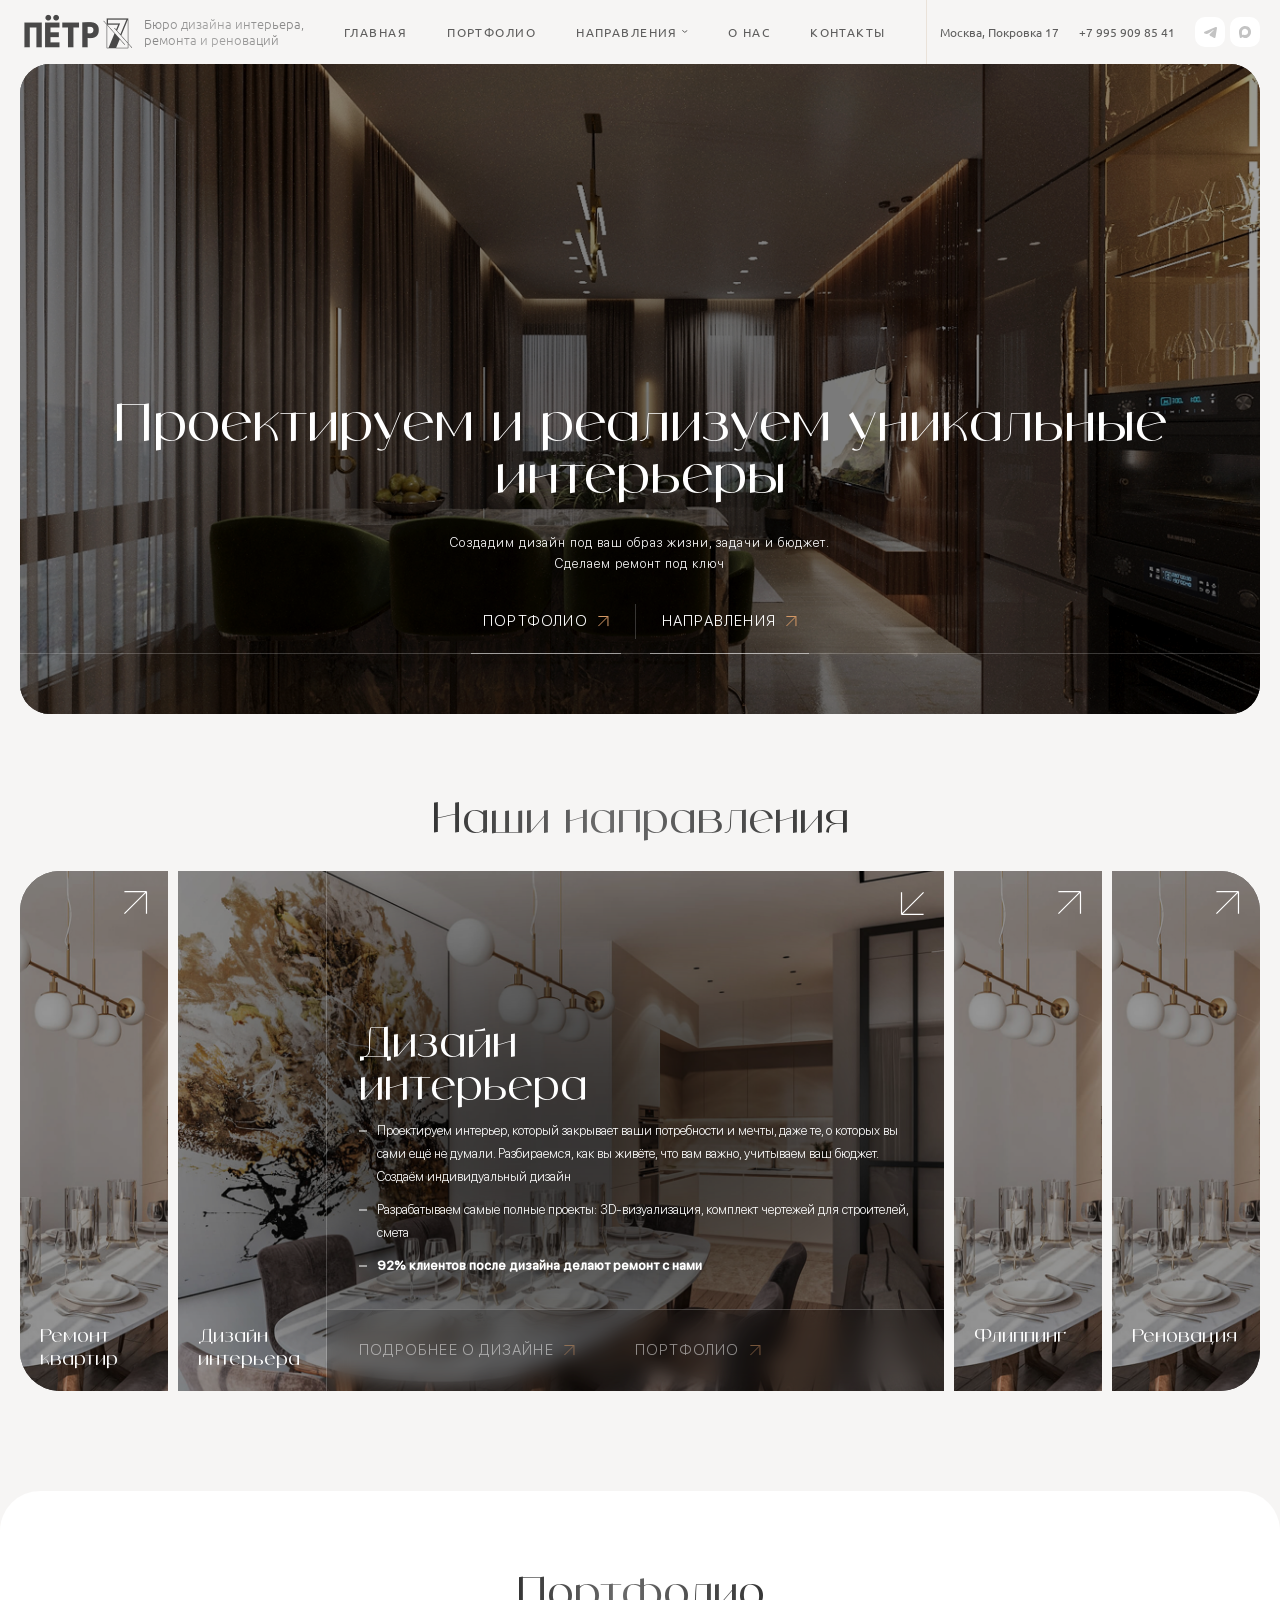
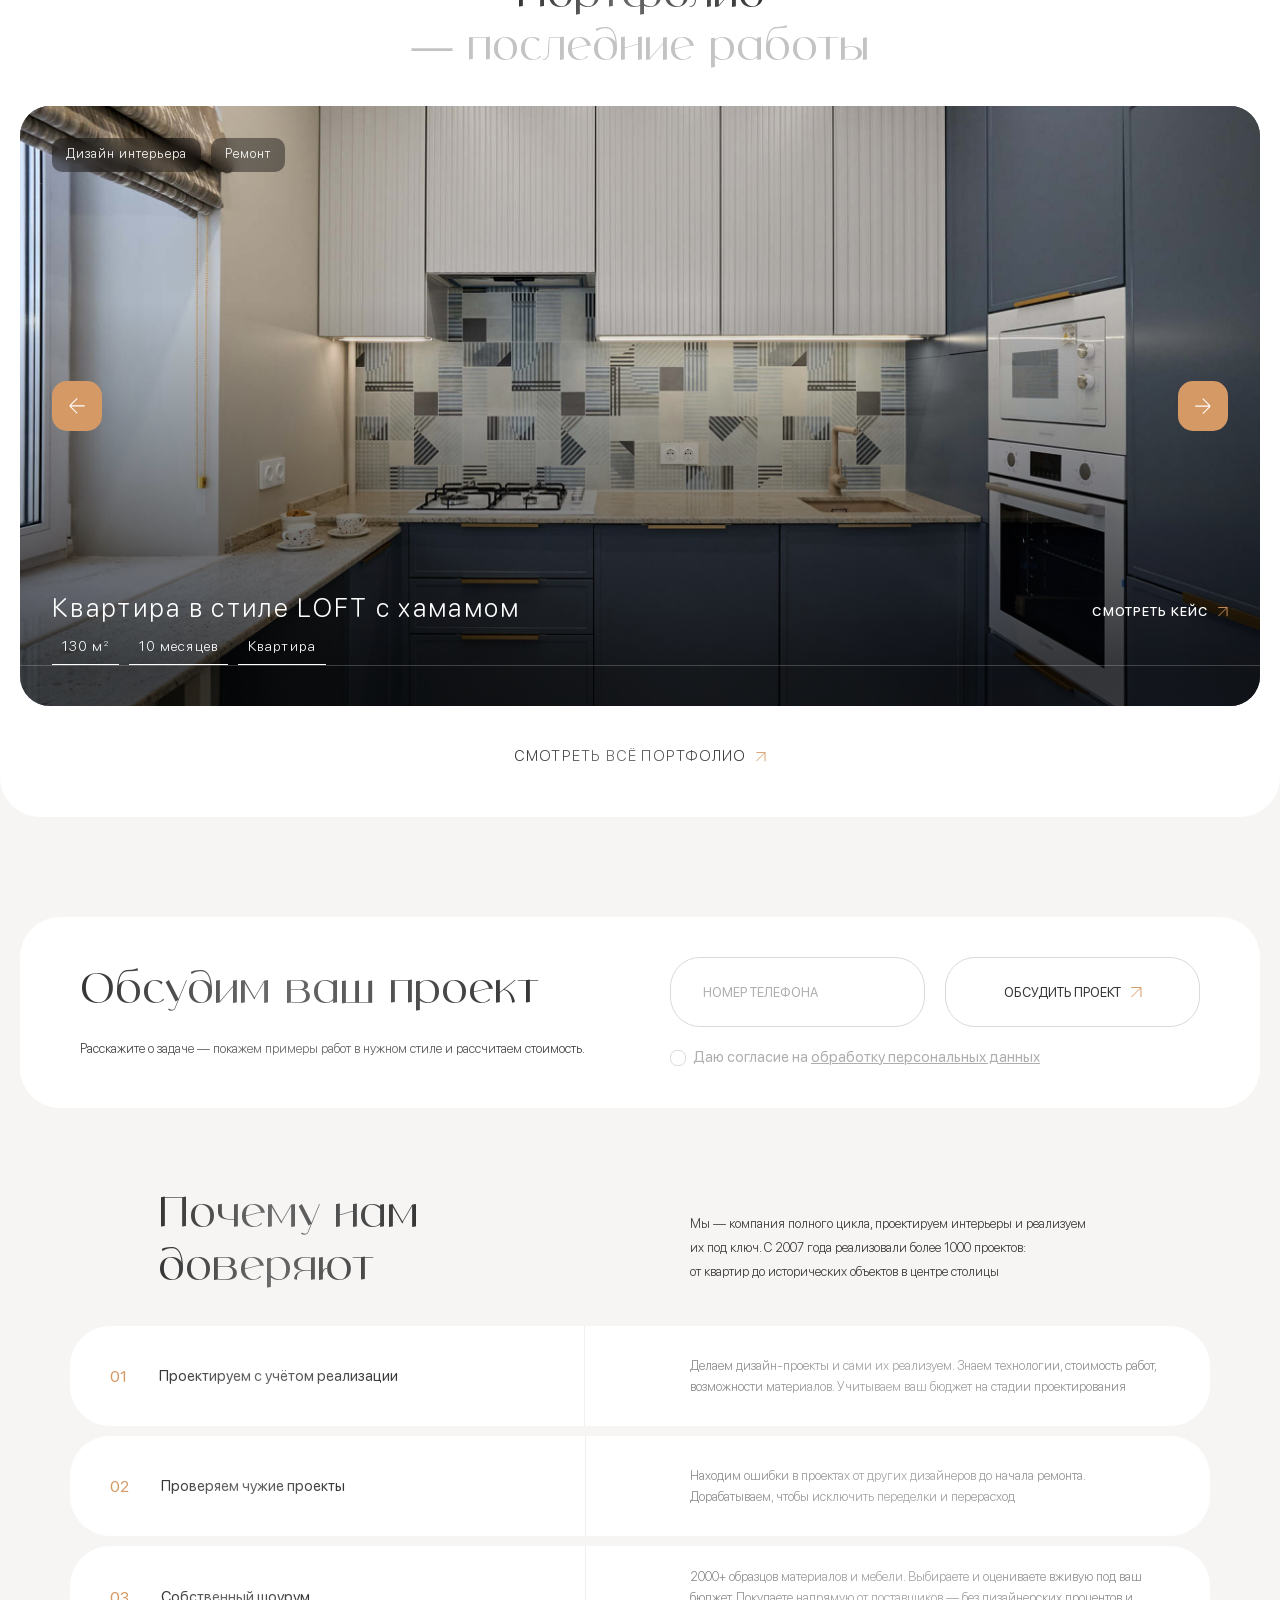
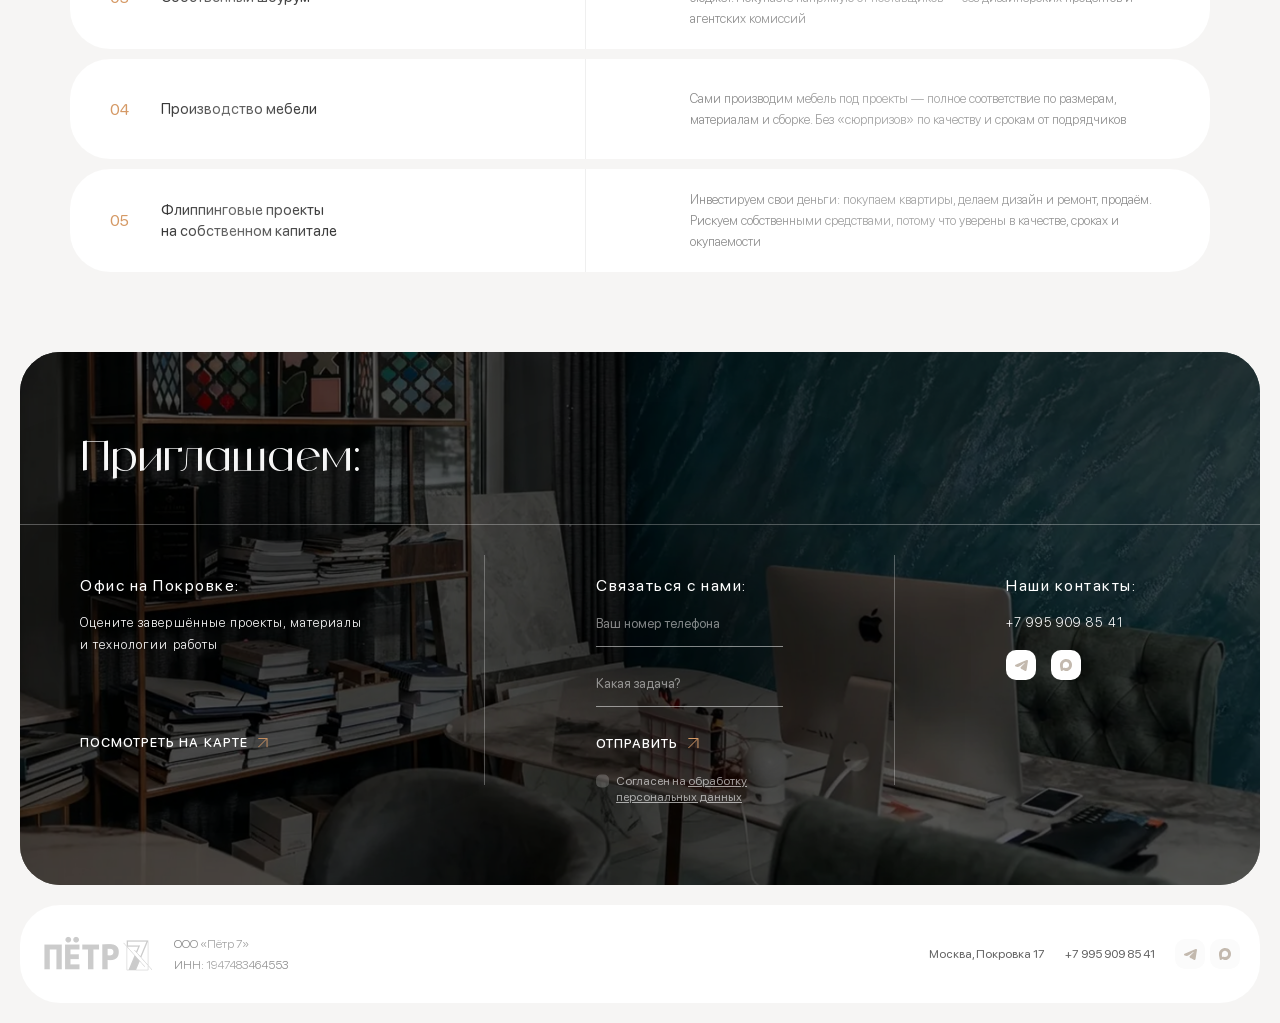
<file: index.html>
<!DOCTYPE html>
<html lang="ru">
	<head>
		<meta http-equiv="Content-Type" content="text/html; charset=utf-8">

		<!-- Adapting the page for mobile devices -->
		<meta name="viewport" content="width=device-width, initial-scale=1, maximum-scale=1">

		<!-- Prohibition of phone number recognition -->
		<meta name="format-detection" content="telephone=no">
		<meta name="SKYPE_TOOLBAR" content ="SKYPE_TOOLBAR_PARSER_COMPATIBLE">

		<!-- Page title -->
		<title>Заголовок страницы</title>

		<!-- Meta description -->
		<meta name="description" content="">

		<!-- Meta Keywords -->
		<meta name="keywords" content="">

		<!-- Changing the color of the mobile browser panel -->
		<meta name="msapplication-TileColor" content="#353535">
		<meta name="theme-color" content="#353535">

		<!-- Connecting style files -->
		<link rel="stylesheet" href="css/reset.css">
		<link rel="stylesheet" href="css/swiper-bundle.min.css">
		<link rel="stylesheet" href="css/swiper.css">
		<link rel="stylesheet" href="css/fancybox.css">
		<link rel="stylesheet" href="css/styles.css">
		<link rel="stylesheet" href="css/fonts.css">

		<link rel="stylesheet" href="css/response_1439.css" media="print, (max-width: 1439px)">
		<link rel="stylesheet" href="css/response_1279.css" media="print, (max-width: 1279px)">
		<link rel="stylesheet" href="css/response_1023.css" media="print, (max-width: 1023px)">
		<link rel="stylesheet" href="css/response_767.css" media="print, (max-width: 767px)">
	</head>

	<body>
		<div class="wrap">
			<div class="main">
				<header>
					<div class="cont">
						<div class="logo">
							<img src="images/logo.png" alt="">

							<span class="text_gradient">Бюро дизайна интерьера,<br> ремонта и реноваций</span>
						</div>

						<nav class="menu">
							<div class="item">
								<a href="/">
									<span>Главная</span>
								</a>
							</div>

							<div class="item">
								<a href="/">
									<span>Портфолио</span>
								</a>
							</div>

							<div class="item">
								<a href="/" class="sub_link">
									<span>Направления</span>

									<svg class="arr"><use xlink:href="images/sprite.svg#ic_arr_ver"></use></svg>
								</a>

								<div class="sub">
									<div><a href="/">Дизайн интерьера</a></div>

									<div><a href="/">Ремонт квартир</a></div>

									<div><a href="/">Реновации</a></div>

									<div><a href="/">Флипинг</a></div>
								</div>
							</div>

							<div class="item">
								<a href="/">
									<span>О нас</span>
								</a>
							</div>

							<div class="item">
								<a href="/">
									<span>Контакты</span>
								</a>
							</div>
						</nav>

						<div class="address">Москва, Покровка 17</div>

						<div class="phone">
							<a href="tel:+7 995 909 85 41">+7 995 909 85 41</a>
						</div>

						<div class="messengers">
							<a href="/" target="_blank" rel="noopener nofollow" class="tg_link">
								<svg class="icon"><use xlink:href="images/sprite.svg#ic_tg"></use></svg>
							</a>

							<a href="/" target="_blank" rel="noopener nofollow" class="max_link">
								<svg class="icon"><use xlink:href="images/sprite.svg#ic_max"></use></svg>
							</a>
						</div>
					</div>
				</header>


				<section class="mob_header">
					<div class="cont">
						<div class="top">
							<div class="logo">
								<img src="images/logo_mob.png" alt="">
							</div>

							<div class="btns">
								<a href="tel:+7 995 909 85 41" class="btn phone_link">
									<svg class="icon"><use xlink:href="images/sprite.svg#ic_phone"></use></svg>
								</a>

								<a href="/" target="_blank" rel="noopener nofollow" class="btn tg_link">
									<svg class="icon"><use xlink:href="images/sprite.svg#ic_tg"></use></svg>
								</a>

								<a href="/" target="_blank" rel="noopener nofollow" class="btn max_link">
									<svg class="icon"><use xlink:href="images/sprite.svg#ic_max"></use></svg>
								</a>

								<button class="btn mob_menu_btn">
									<svg class="icon"><use xlink:href="images/sprite.svg#ic_menu"></use></svg>
								</button>
							</div>
						</div>

						<div class="bottom">
							<div class="name text_gradient">Бюро дизайна интерьера,<br> ремонта и реноваций</div>

							<div class="address">Москва,<br> Покровка 17</div>
						</div>
					</div>
				</section>


				<section class="mob_menu">
					<button class="close_btn">
						<svg class="icon"><use xlink:href="images/sprite.svg#ic_close"></use></svg>
					</button>

					<div class="links">
						<div><a href="/">Главная</a></div>

						<div><a href="/">Портфолио</a></div>

						<div><a href="/">Дизайн интерьера</a></div>

						<div><a href="/">Ремонт квартир</a></div>

						<div><a href="/">Реновации</a></div>

						<div><a href="/">Флиппинг</a></div>

						<div><a href="/">Контакты</a></div>
					</div>
				</section>


				<section class="first_section block small_m">
					<div class="data">
						<div class="cont">
							<div class="title">Проектируем и реализуем уникальные интерьеры</div>

							<div class="desc">Создадим дизайн под ваш образ жизни, задачи и бюджет. Сделаем ремонт под ключ</div>

							<div class="links">
								<div><a href="/" class="link modal_btn" data-modal="quiz_modal">
									<span>ПОРТФОЛИО</span>

									<svg class="icon"><use xlink:href="images/sprite.svg#ic_arrow_diagonal"></use></svg>
								</a></div>

								<div class="sep"></div>

								<div><a href="/" class="link">
									<span>НАПРАВЛЕНИЯ</span>

									<svg class="icon"><use xlink:href="images/sprite.svg#ic_arrow_diagonal"></use></svg>
								</a></div>
							</div>
						</div>

						<picture class="bg">
							<img src="images/tmp/bg_first_section.jpg" alt="" loading="lazy" class="cover">
						</picture>
					</div>
				</section>


				<section class="directions block l_m">
					<div class="cont l_w">
						<div class="block_head center">
							<div class="title text_gradient">Наши направления</div>
						</div>

						<div class="row">
							<div class="section">
								<svg class="arrow"><use xlink:href="images/sprite.svg#ic_arrow_diagonal_big"></use></svg>

								<picture class="thumb">
									<img src="images/tmp/directions_thumb.jpg" alt="" loading="lazy" class="cover">
								</picture>

								<div class="name">
									<span>Ремонт<br> квартир</span>
								</div>

								<div class="data">
									<div class="info">
										<div class="title">Ремонт<br> квартир</div>

										<div class="desc">
											<ul>
												<li>Проектируем интерьер, который закрывает ваши потребности и мечты, даже те, о которых вы сами ещё не думали. Разбираемся, как вы живёте, что вам важно, учитываем ваш бюджет. Создаём индивидуальный дизайн</li>

												<li>Разрабатываем самые полные проекты: 3D-визуализация, комплект чертежей для строителей, смета</li>

												<li><b>92% клиентов после дизайна делают ремонт с нами</b></li>
											</ul>
										</div>
									</div>

									<div class="links">
										<div><a href="/" class="link">
											<span>ПОДРОБНЕЕ О ДИЗАЙНЕ</span>

											<svg class="icon"><use xlink:href="images/sprite.svg#ic_arrow_diagonal"></use></svg>
										</a></div>

										<div><a href="/" class="link">
											<span>ПОРТФОЛИО</span>

											<svg class="icon"><use xlink:href="images/sprite.svg#ic_arrow_diagonal"></use></svg>
										</a></div>
									</div>
								</div>
							</div>

							<div class="section open">
								<svg class="arrow"><use xlink:href="images/sprite.svg#ic_arrow_diagonal_big"></use></svg>

								<picture class="thumb">
									<img src="images/tmp/directions_thumb.jpg" alt="" loading="lazy" class="cover">
								</picture>

								<div class="name">
									<span>Дизайн<br> интерьера</span>
								</div>

								<div class="data">
									<div class="info">
										<div class="title">Дизайн<br> интерьера</div>

										<div class="desc">
											<ul>
												<li>Проектируем интерьер, который закрывает ваши потребности и мечты, даже те, о которых вы сами ещё не думали. Разбираемся, как вы живёте, что вам важно, учитываем ваш бюджет. Создаём индивидуальный дизайн</li>

												<li>Разрабатываем самые полные проекты: 3D-визуализация, комплект чертежей для строителей, смета</li>

												<li><b>92% клиентов после дизайна делают ремонт с нами</b></li>
											</ul>
										</div>
									</div>

									<div class="links">
										<div><a href="/" class="link">
											<span>ПОДРОБНЕЕ О ДИЗАЙНЕ</span>

											<svg class="icon"><use xlink:href="images/sprite.svg#ic_arrow_diagonal"></use></svg>
										</a></div>

										<div><a href="/" class="link">
											<span>ПОРТФОЛИО</span>

											<svg class="icon"><use xlink:href="images/sprite.svg#ic_arrow_diagonal"></use></svg>
										</a></div>
									</div>
								</div>
							</div>

							<div class="section">
								<svg class="arrow"><use xlink:href="images/sprite.svg#ic_arrow_diagonal_big"></use></svg>

								<picture class="thumb">
									<img src="images/tmp/directions_thumb.jpg" alt="" loading="lazy" class="cover">
								</picture>

								<div class="name">
									<span>Флиппинг</span>
								</div>

								<div class="data">
									<div class="info">
										<div class="title">Флиппинг</div>

										<div class="desc">
											<ul>
												<li>Проектируем интерьер, который закрывает ваши потребности и мечты, даже те, о которых вы сами ещё не думали. Разбираемся, как вы живёте, что вам важно, учитываем ваш бюджет. Создаём индивидуальный дизайн</li>

												<li>Разрабатываем самые полные проекты: 3D-визуализация, комплект чертежей для строителей, смета</li>

												<li><b>92% клиентов после дизайна делают ремонт с нами</b></li>
											</ul>
										</div>
									</div>

									<div class="links">
										<div><a href="/" class="link">
											<span>ПОДРОБНЕЕ О ДИЗАЙНЕ</span>

											<svg class="icon"><use xlink:href="images/sprite.svg#ic_arrow_diagonal"></use></svg>
										</a></div>

										<div><a href="/" class="link">
											<span>ПОРТФОЛИО</span>

											<svg class="icon"><use xlink:href="images/sprite.svg#ic_arrow_diagonal"></use></svg>
										</a></div>
									</div>
								</div>
							</div>

							<div class="section">
								<svg class="arrow"><use xlink:href="images/sprite.svg#ic_arrow_diagonal_big"></use></svg>

								<picture class="thumb">
									<img src="images/tmp/directions_thumb.jpg" alt="" loading="lazy" class="cover">
								</picture>

								<div class="name">
									<span>Реновация</span>
								</div>

								<div class="data">
									<div class="info">
										<div class="title">Реновация</div>

										<div class="desc">
											<ul>
												<li>Проектируем интерьер, который закрывает ваши потребности и мечты, даже те, о которых вы сами ещё не думали. Разбираемся, как вы живёте, что вам важно, учитываем ваш бюджет. Создаём индивидуальный дизайн</li>

												<li>Разрабатываем самые полные проекты: 3D-визуализация, комплект чертежей для строителей, смета</li>

												<li><b>92% клиентов после дизайна делают ремонт с нами</b></li>
											</ul>
										</div>
									</div>

									<div class="links">
										<div><a href="/" class="link">
											<span>ПОДРОБНЕЕ О ДИЗАЙНЕ</span>

											<svg class="icon"><use xlink:href="images/sprite.svg#ic_arrow_diagonal"></use></svg>
										</a></div>

										<div><a href="/" class="link">
											<span>ПОРТФОЛИО</span>

											<svg class="icon"><use xlink:href="images/sprite.svg#ic_arrow_diagonal"></use></svg>
										</a></div>
									</div>
								</div>
							</div>
						</div>
					</div>
				</section>


				<section class="portfolio block bg_white xl_m">
					<div class="cont">
						<div class="block_head center l_m">
							<div class="title">
								<span class="text_gradient">Портфолио</span><br> <span>— последние работы</span>
							</div>

							<div class="swiper_tip">
								<svg class="icon"><use xlink:href="images/sprite.svg#ic_swipe_tip"></use></svg>
							</div>
						</div>

						<div class="swiper">
							<div class="swiper-wrapper">
								<div class="swiper-slide">
									<div class="item">
										<picture class="image">
											<img src="images/tmp/portfolio_slider_image.jpg" alt="" loading="lazy" class="cover">
										</picture>

										<div class="tags">
											<div>Дизайн интерьера</div>
											<div>Ремонт</div>
										</div>

										<div class="info">
											<div class="title">Квартира в стиле LOFT с хамамом</div>

											<div class="link">
												<a href="/">
													<span>СМОТРЕТЬ КЕЙС</span>

													<svg class="icon"><use xlink:href="images/sprite.svg#ic_arrow_diagonal"></use></svg>
												</a>
											</div>

											<div class="features">
												<div>130 м<sup>2</sup></div>
												<div>10 месяцев</div>
												<div>Квартира</div>
											</div>
										</div>
									</div>
								</div>

								<div class="swiper-slide">
									<div class="item">
										<picture class="image">
											<img src="images/tmp/portfolio_slider_image.jpg" alt="" loading="lazy" class="cover">
										</picture>

										<div class="tags">
											<div>Дизайн интерьера</div>
											<div>Ремонт</div>
										</div>

										<div class="info">
											<div class="title">Квартира в стиле LOFT с хамамом</div>

											<div class="link">
												<a href="/">
													<span>СМОТРЕТЬ КЕЙС</span>

													<svg class="icon"><use xlink:href="images/sprite.svg#ic_arrow_diagonal"></use></svg>
												</a>
											</div>

											<div class="features">
												<div>130 м<sup>2</sup></div>
												<div>10 месяцев</div>
												<div>Квартира</div>
											</div>
										</div>
									</div>
								</div>

								<div class="swiper-slide">
									<div class="item">
										<picture class="image">
											<img src="images/tmp/portfolio_slider_image.jpg" alt="" loading="lazy" class="cover">
										</picture>

										<div class="tags">
											<div>Дизайн интерьера</div>
											<div>Ремонт</div>
										</div>

										<div class="info">
											<div class="title">Квартира в стиле LOFT с хамамом</div>

											<div class="link">
												<a href="/">
													<span>СМОТРЕТЬ КЕЙС</span>

													<svg class="icon"><use xlink:href="images/sprite.svg#ic_arrow_diagonal"></use></svg>
												</a>
											</div>

											<div class="features">
												<div>130 м<sup>2</sup></div>
												<div>10 месяцев</div>
												<div>Квартира</div>
											</div>
										</div>
									</div>
								</div>

								<div class="swiper-slide">
									<div class="item">
										<picture class="image">
											<img src="images/tmp/portfolio_slider_image.jpg" alt="" loading="lazy" class="cover">
										</picture>

										<div class="tags">
											<div>Дизайн интерьера</div>
											<div>Ремонт</div>
										</div>

										<div class="info">
											<div class="title">Квартира в стиле LOFT с хамамом</div>

											<div class="link">
												<a href="/">
													<span>СМОТРЕТЬ КЕЙС</span>

													<svg class="icon"><use xlink:href="images/sprite.svg#ic_arrow_diagonal"></use></svg>
												</a>
											</div>

											<div class="features">
												<div>130 м<sup>2</sup></div>
												<div>10 месяцев</div>
												<div>Квартира</div>
											</div>
										</div>
									</div>
								</div>

								<div class="swiper-slide">
									<div class="item">
										<picture class="image">
											<img src="images/tmp/portfolio_slider_image.jpg" alt="" loading="lazy" class="cover">
										</picture>

										<div class="tags">
											<div>Дизайн интерьера</div>
											<div>Ремонт</div>
										</div>

										<div class="info">
											<div class="title">Квартира в стиле LOFT с хамамом</div>

											<div class="link">
												<a href="/">
													<span>СМОТРЕТЬ КЕЙС</span>

													<svg class="icon"><use xlink:href="images/sprite.svg#ic_arrow_diagonal"></use></svg>
												</a>
											</div>

											<div class="features">
												<div>130 м<sup>2</sup></div>
												<div>10 месяцев</div>
												<div>Квартира</div>
											</div>
										</div>
									</div>
								</div>
							</div>

							<button class="swiper-button-prev">
								<svg class="icon"><use xlink:href="images/sprite.svg#ic_arrow_hor"></use></svg>
							</button>

							<button class="swiper-button-next">
								<svg class="icon"><use xlink:href="images/sprite.svg#ic_arrow_hor"></use></svg>
							</button>
						</div>

						<div class="all_link">
							<a href="/">
								<span class="text_gradient">СМОТРЕТЬ ВСЁ ПОРТФОЛИО</span>

								<svg class="icon"><use xlink:href="images/sprite.svg#ic_arrow_diagonal"></use></svg>
							</a>
						</div>
					</div>
				</section>


				<section class="action_form block">
					<div class="data">
						<div class="cont">
							<div class="block_head">
								<div class="title text_gradient">Обсудим ваш проект</div>

								<div class="desc text_gradient">Расскажите о задаче — покажем примеры работ в нужном стиле и рассчитаем стоимость.</div>
							</div>

							<form action="" class="form">
								<div class="line">
									<div class="field">
										<input type="tel" name="" value="" class="input" placeholder="НОМЕР ТЕЛЕФОНА">
									</div>
								</div>

								<div class="submit">
									<button type="submit" class="submit_btn">
										<span>ОБСУДИТЬ ПРОЕКТ</span>

										<svg class="icon"><use xlink:href="images/sprite.svg#ic_arrow_diagonal"></use></svg>
									</button>
								</div>

								<div class="agree">
									<div class="field">
										<label class="checkbox">
											<input type="checkbox" name="agree">

											<div class="check"></div>

											<div>Даю согласие на <a href="/" target="_blank">обработку персональных данных</a></div>
										</label>
									</div>
								</div>
							</form>
						</div>
					</div>
				</section>


				<section class="why block">
					<div class="cont">
						<div class="block_head row l_m">
							<div class="title text_gradient">Почему нам<br> доверяют</div>

							<div class="desc">Мы — компания полного цикла, проектируем интерьеры и реализуем их под ключ. С 2007 года реализовали более 1000 проектов:<br> от квартир до исторических объектов в центре столицы</div>
						</div>

						<div class="list">
							<div class="item">
								<div class="number"></div>

								<div class="name">
									<span class="text_gradient">Проектируем с учётом реализации</span>
								</div>

								<div class="sep"></div>

								<div class="desc">
									<span class="text_gradient">Делаем дизайн-проекты и сами их реализуем. Знаем технологии, стоимость работ, возможности материалов. Учитываем ваш бюджет на стадии проектирования</span>
								</div>
							</div>

							<div class="item">
								<div class="number"></div>

								<div class="name">
									<span class="text_gradient">Проверяем чужие проекты</span>
								</div>

								<div class="sep"></div>

								<div class="desc">
									<span class="text_gradient">Находим ошибки в проектах от других дизайнеров до начала ремонта. Дорабатываем, чтобы исключить переделки и перерасход</span>
								</div>
							</div>

							<div class="item">
								<div class="number"></div>

								<div class="name">
									<span class="text_gradient">Собственный шоурум</span>
								</div>

								<div class="sep"></div>

								<div class="desc">
									<span class="text_gradient">2000+ образцов материалов и мебели. Выбираете и оцениваете вживую под ваш бюджет. Покупаете напрямую от поставщиков — без дизайнерских процентов и агентских комиссий</span>
								</div>
							</div>

							<div class="item">
								<div class="number"></div>

								<div class="name">
									<span class="text_gradient">Производство мебели</span>
								</div>

								<div class="sep"></div>

								<div class="desc">
									<span class="text_gradient">Сами производим мебель под проекты — полное соответствие по размерам, материалам и сборке. Без «сюрпризов» по качеству и срокам от подрядчиков</span>
								</div>
							</div>

							<div class="item">
								<div class="number"></div>

								<div class="name">
									<span class="text_gradient">Флиппинговые проекты<br> на собственном капитале</span>
								</div>

								<div class="sep"></div>

								<div class="desc">
									<span class="text_gradient">Инвестируем свои деньги: покупаем квартиры, делаем дизайн и ремонт, продаём. Рискуем собственными средствами, потому что уверены в качестве, сроках и окупаемости</span>
								</div>
							</div>
						</div>
					</div>
				</section>


				<section class="contacts_block">
					<div class="data">
						<div class="cont">
							<div class="block_head xl_m">
								<div class="title">Приглашаем:</div>
							</div>

							<div class="row">
								<div class="col">
									<div class="office">
										<div class="title">Офис на Покровке:</div>

										<div class="desc">Оцените завершённые проекты, материалы и технологии работы</div>
									</div>

									<div class="map_link">
										<a href="/">
											<span>ПОСМОТРЕТЬ НА КАРТЕ</span>

											<svg class="icon"><use xlink:href="images/sprite.svg#ic_arrow_diagonal"></use></svg>
										</a>
									</div>
								</div>

								<div class="sep"></div>

								<div class="feedback">
									<div class="title">Связаться с нами:</div>

									<form action="" class="form">
										<div class="line">
											<div class="field">
												<input type="tel" name="" value="" class="input" placeholder="Ваш номер телефона">
											</div>
										</div>

										<div class="line">
											<div class="field">
												<input type="text" name="" value="" class="input" placeholder="Какая задача?">
											</div>
										</div>

										<div class="submit">
											<button type="submit" class="submit_btn">
												<span>ОТПРАВИТЬ</span>

												<svg class="icon"><use xlink:href="images/sprite.svg#ic_arrow_diagonal"></use></svg>
											</button>
										</div>

										<div class="agree">
											<div class="field">
												<label class="checkbox">
													<input type="checkbox" name="agree">

													<div class="check"></div>

													<div>Согласен на <a href="/" target="_blank">обработку персональных данных</a></div>
												</label>
											</div>
										</div>
									</form>
								</div>

								<div class="sep"></div>

								<div class="contacts">
									<div class="title">Наши контакты:</div>

									<div class="phone">
										<a href="tel:+7 995 909 85 41">+7 995 909 85 41</a>
									</div>

									<div class="messengers">
										<a href="/" target="_blank" rel="noopener nofollow" class="tg_link">
											<svg class="icon"><use xlink:href="images/sprite.svg#ic_tg"></use></svg>
										</a>

										<a href="/" target="_blank" rel="noopener nofollow" class="max_link">
											<svg class="icon"><use xlink:href="images/sprite.svg#ic_max"></use></svg>
										</a>
									</div>
								</div>
							</div>
						</div>

						<picture class="bg">
							<img src="images/tmp/bg_contacts_info.jpg" alt="" loading="lazy" class="cover">
						</picture>
					</div>
				</section>
			</div>


			<footer>
				<div class="data">
					<div class="cont">
						<div class="logo">
							<img src="images/logo.png" alt="">
						</div>

						<div class="copyright">
							<div class="text_gradient">ООО «Пётр 7»</div>

							<div class="text_gradient">ИНН: 1947483464553</div>
						</div>

						<div class="address">Москва, Покровка 17</div>

						<div class="phone">
							<a href="tel:+7 995 909 85 41">+7 995 909 85 41</a>
						</div>

						<div class="messengers">
							<a href="/" target="_blank" rel="noopener nofollow" class="tg_link">
								<svg class="icon"><use xlink:href="images/sprite.svg#ic_tg"></use></svg>
							</a>

							<a href="/" target="_blank" rel="noopener nofollow" class="max_link">
								<svg class="icon"><use xlink:href="images/sprite.svg#ic_max"></use></svg>
							</a>
						</div>
					</div>
				</div>
			</footer>
		</div>


		<section class="modal" id="get_consult_modal">
			<div class="info">
				<div class="title">Обсудить ваш проект</div>

				<picture class="image">
					<img src="images/tmp/get_consult_modal_image.jpg" alt="" loading="lazy" class="cover">
				</picture>
			</div>

			<div class="data">
				<div class="modal_title">Расскажите о задаче:</div>

				<div class="modal_desc">Покажем примеры работ в нужном стиле и рассчитаем стоимость</div>

				<form action="" class="form">
					<div class="line">
						<div class="field">
							<input type="tel" name="" value="" class="input" placeholder="НОМЕР ТЕЛЕФОНА">
						</div>
					</div>

					<div class="submit">
						<button type="submit" class="submit_btn">
							<span>ОТПРАВИТЬ</span>

							<svg class="icon"><use xlink:href="images/sprite.svg#ic_arrow_diagonal"></use></svg>
						</button>

						<div class="exp">Перезвоним в течение 15 минут</div>
					</div>

					<div class="agree">
						<div class="field">
							<label class="checkbox">
								<input type="checkbox" name="agree">

								<div class="check"></div>

								<div>Согласен на <a href="/" target="_blank">обработку персональных данных</a></div>
							</label>
						</div>
					</div>
				</form>

				<div class="messengers">
					<div class="label">Или напишите прямо сейчас:</div>

					<div class="items">
						<a href="/" target="_blank" rel="noopener nofollow" class="tg_link">
							<svg class="icon"><use xlink:href="images/sprite.svg#ic_tg"></use></svg>
						</a>

						<a href="/" target="_blank" rel="noopener nofollow" class="max_link">
							<svg class="icon"><use xlink:href="images/sprite.svg#ic_max"></use></svg>
						</a>
					</div>
				</div>
			</div>
		</section>


		<section class="modal" id="sign_up_tour_modal">
			<div class="info">
				<div class="title">Запишитесь на экскурсию</div>

				<picture class="image">
					<img src="images/tmp/sign_up_tour_modal_image.jpg" alt="" loading="lazy" class="cover">
				</picture>
			</div>

			<div class="data">
				<div class="modal_title">Покажем завершённые проекты, материалы и технологии</div>

				<div class="modal_desc">Вы увидите, как выглядит ремонт в реальных квартирах</div>

				<form action="" class="form">
					<div class="line">
						<div class="field">
							<input type="tel" name="" value="" class="input" placeholder="НОМЕР ТЕЛЕФОНА">
						</div>
					</div>

					<div class="line">
						<div class="field">
							<input type="text" name="" value="" class="input" placeholder="УДОБНОЕ ВРЕМЯ ВИЗИТА">
						</div>
					</div>

					<div class="submit">
						<button type="submit" class="submit_btn">
							<span>ЗАПИСАТЬСЯ</span>

							<svg class="icon"><use xlink:href="images/sprite.svg#ic_arrow_diagonal"></use></svg>
						</button>

						<div class="exp">Перезвоним в течение 15 минут</div>
					</div>

					<div class="agree">
						<div class="field">
							<label class="checkbox">
								<input type="checkbox" name="agree">

								<div class="check"></div>

								<div>Согласен на <a href="/" target="_blank">обработку персональных данных</a></div>
							</label>
						</div>
					</div>
				</form>

				<div class="messengers">
					<div class="label">Или запишитесь в мессенджерах:</div>

					<div class="items">
						<a href="/" target="_blank" rel="noopener nofollow" class="tg_link">
							<svg class="icon"><use xlink:href="images/sprite.svg#ic_tg"></use></svg>
						</a>

						<a href="/" target="_blank" rel="noopener nofollow" class="max_link">
							<svg class="icon"><use xlink:href="images/sprite.svg#ic_max"></use></svg>
						</a>
					</div>
				</div>
			</div>
		</section>


		<section class="modal" id="get_supervision_modal">
			<div class="info">
				<div class="title">Подключим технический надзор</div>

				<picture class="image">
					<img src="images/tmp/get_supervision_modal_image.jpg" alt="" loading="lazy" class="cover">
				</picture>
			</div>

			<div class="data">
				<div class="modal_title">Расскажем, как контролируем качество работ, назовём стоимость и условия</div>

				<form action="" class="form">
					<div class="line switch">
						<div class="label">Что необходимо проконтролировать?</div>

						<div class="field">
							<label>
								<input type="radio" name="switch_group1" checked>

								<div>
									<svg class="icon"><use xlink:href="images/sprite.svg#ic_check"></use></svg>
									<span>Дизайн-проект</span>
								</div>
							</label>

							<label>
								<input type="radio" name="switch_group1">

								<div>
									<svg class="icon"><use xlink:href="images/sprite.svg#ic_check"></use></svg>
									<span>Ремонт</span>
								</div>
							</label>
						</div>
					</div>

					<div class="line">
						<div class="field">
							<input type="tel" name="" value="" class="input" placeholder="НОМЕР ТЕЛЕФОНА">
						</div>
					</div>

					<div class="submit">
						<button type="submit" class="submit_btn">
							<span>ОТПРАВИТЬ</span>

							<svg class="icon"><use xlink:href="images/sprite.svg#ic_arrow_diagonal"></use></svg>
						</button>

						<div class="exp">Перезвоним в течение 15 минут</div>
					</div>

					<div class="agree">
						<div class="field">
							<label class="checkbox">
								<input type="checkbox" name="agree">

								<div class="check"></div>

								<div>Согласен на <a href="/" target="_blank">обработку персональных данных</a></div>
							</label>
						</div>
					</div>
				</form>
			</div>
		</section>


		<section class="modal" id="get_checklist_modal">
			<div class="info">
				<div class="title">Получите чек-лист контроля ремонта</div>

				<picture class="image">
					<img src="images/tmp/get_checklist_modal_image.jpg" alt="" loading="lazy" class="cover">
				</picture>
			</div>

			<div class="data">
				<div class="modal_title">Отправим PDF с 12 пунктами проверки качества работ<br> на каждом этапе ремонта</div>

				<form action="" class="form">
					<div class="line switch">
						<div class="label">Куда отправить чек-лист?</div>

						<div class="field">
							<label class="width1of3">
								<input type="radio" name="switch_group1" checked>

								<div>
									<svg class="icon"><use xlink:href="images/sprite.svg#ic_check"></use></svg>
									<span>Telegram</span>
								</div>
							</label>

							<label class="width1of3">
								<input type="radio" name="switch_group1">

								<div>
									<svg class="icon"><use xlink:href="images/sprite.svg#ic_check"></use></svg>
									<span>Max</span>
								</div>
							</label>

							<label class="width1of3">
								<input type="radio" name="switch_group1">

								<div>
									<svg class="icon"><use xlink:href="images/sprite.svg#ic_check"></use></svg>
									<span>Whatsapp</span>
								</div>
							</label>
						</div>
					</div>

					<div class="line">
						<div class="field">
							<input type="tel" name="" value="" class="input" placeholder="НОМЕР ТЕЛЕФОНА">
						</div>
					</div>

					<div class="submit">
						<button type="submit" class="submit_btn">
							<span>ПОЛУЧИТЬ</span>

							<svg class="icon"><use xlink:href="images/sprite.svg#ic_arrow_diagonal"></use></svg>
						</button>

						<div class="exp">Перезвоним в течение 15 минут</div>
					</div>

					<div class="agree">
						<div class="field">
							<label class="checkbox">
								<input type="checkbox" name="agree">

								<div class="check"></div>

								<div>Согласен на <a href="/" target="_blank">обработку персональных данных</a></div>
							</label>
						</div>
					</div>
				</form>
			</div>
		</section>


		<section class="modal" id="calc_price_modal">
			<div class="info">
				<div class="title">Рассчитаем флипинг под ключ</div>

				<picture class="image">
					<img src="images/tmp/calc_price_modal_image.jpg" alt="" loading="lazy" class="cover">
				</picture>
			</div>

			<div class="data">
				<div class="modal_title">Подберем 3–7 вариантов<br> и посчитаем доходность</div>

				<form action="" class="form">
					<div class="line switch">
						<div class="field">
							<label>
								<input type="radio" name="switch_group1" checked>

								<div>
									<svg class="icon"><use xlink:href="images/sprite.svg#ic_check"></use></svg>
									<span>Я инвестор</span>
								</div>
							</label>

							<label>
								<input type="radio" name="switch_group1">

								<div>
									<svg class="icon"><use xlink:href="images/sprite.svg#ic_check"></use></svg>
									<span>Я покупатель</span>
								</div>
							</label>
						</div>
					</div>

					<div class="line switch l_m">
						<div class="label">Ваш бюджет:</div>

						<div class="field with_gap">
							<label class="width1of3">
								<input type="radio" name="switch_group2" checked>

								<div>
									<span>до 15 млн</span>
								</div>
							</label>

							<label class="width1of3">
								<input type="radio" name="switch_group2">

								<div>
									<span>15–30 млн</span>
								</div>
							</label>

							<label class="width1of3">
								<input type="radio" name="switch_group2">

								<div>
									<span>30–60 млн</span>
								</div>
							</label>

							<label>
								<input type="radio" name="switch_group2">

								<div>
									<span>60+ млн</span>
								</div>
							</label>

							<label class="mob_full">
								<input type="radio" name="switch_group2">

								<div>
									<span>Пока не знаю</span>
								</div>
							</label>
						</div>
					</div>

					<div class="line">
						<div class="field">
							<input type="tel" name="" value="" class="input" placeholder="НОМЕР ТЕЛЕФОНА">
						</div>
					</div>

					<div class="submit">
						<button type="submit" class="submit_btn">
							<span>ОТПРАВИТЬ</span>

							<svg class="icon"><use xlink:href="images/sprite.svg#ic_arrow_diagonal"></use></svg>
						</button>

						<div class="exp">Перезвоним в течение 15 минут</div>
					</div>

					<div class="agree">
						<div class="field">
							<label class="checkbox">
								<input type="checkbox" name="agree">

								<div class="check"></div>

								<div>Согласен на <a href="/" target="_blank">обработку персональных данных</a></div>
							</label>
						</div>
					</div>
				</form>
			</div>
		</section>


		<section class="modal" id="get_catalog_modal">
			<div class="info">
				<div class="title">Получите каталог объектов</div>

				<picture class="image">
					<img src="images/tmp/get_catalog_modal_image.jpg" alt="" loading="lazy" class="cover">
				</picture>
			</div>

			<div class="data">
				<div class="modal_title">Пришлём готовые варианты квартир с ремонтом, фото, ценами и сроками</div>

				<form action="" class="form">
					<div class="line">
						<div class="field">
							<input type="tel" name="" value="" class="input" placeholder="НОМЕР ТЕЛЕФОНА">
						</div>
					</div>

					<div class="submit">
						<button type="submit" class="submit_btn">
							<span>ПОЛУЧИТЬ КАТАЛОГ</span>

							<svg class="icon"><use xlink:href="images/sprite.svg#ic_arrow_diagonal"></use></svg>
						</button>

						<div class="exp">Перезвоним в течение 15 минут</div>
					</div>

					<div class="agree">
						<div class="field">
							<label class="checkbox">
								<input type="checkbox" name="agree">

								<div class="check"></div>

								<div>Согласен на <a href="/" target="_blank">обработку персональных данных</a></div>
							</label>
						</div>
					</div>
				</form>

				<div class="messengers">
					<div class="label">Или напишите прямо сейчас:</div>

					<div class="items">
						<a href="/" target="_blank" rel="noopener nofollow" class="tg_link">
							<svg class="icon"><use xlink:href="images/sprite.svg#ic_tg"></use></svg>
						</a>

						<a href="/" target="_blank" rel="noopener nofollow" class="max_link">
							<svg class="icon"><use xlink:href="images/sprite.svg#ic_max"></use></svg>
						</a>
					</div>
				</div>
			</div>
		</section>


		<section class="modal" id="get_appointment_modal">
			<div class="info">
				<div class="title">Запишитесь на встречу</div>

				<picture class="image">
					<img src="images/tmp/get_appointment_modal_image.jpg" alt="" loading="lazy" class="cover">
				</picture>
			</div>

			<div class="data">
				<div class="modal_title">Обсудим конкретные объекты, покажем расчёты доходности<br> и согласуем сроки реализации</div>

				<form action="" class="form">
					<div class="line">
						<div class="field">
							<input type="tel" name="" value="" class="input" placeholder="НОМЕР ТЕЛЕФОНА">
						</div>
					</div>

					<div class="line">
						<div class="field">
							<input type="text" name="" value="" class="input" placeholder="УДОБНОЕ ВРЕМЯ ВИЗИТА">
						</div>
					</div>

					<div class="submit">
						<button type="submit" class="submit_btn">
							<span>ЗАПИСАТЬСЯ</span>

							<svg class="icon"><use xlink:href="images/sprite.svg#ic_arrow_diagonal"></use></svg>
						</button>

						<div class="exp">Перезвоним в течение 15 минут</div>
					</div>

					<div class="agree">
						<div class="field">
							<label class="checkbox">
								<input type="checkbox" name="agree">

								<div class="check"></div>

								<div>Согласен на <a href="/" target="_blank">обработку персональных данных</a></div>
							</label>
						</div>
					</div>
				</form>

				<div class="messengers">
					<div class="label">Или запишитесь в мессенджерах:</div>

					<div class="items">
						<a href="/" target="_blank" rel="noopener nofollow" class="tg_link">
							<svg class="icon"><use xlink:href="images/sprite.svg#ic_tg"></use></svg>
						</a>

						<a href="/" target="_blank" rel="noopener nofollow" class="max_link">
							<svg class="icon"><use xlink:href="images/sprite.svg#ic_max"></use></svg>
						</a>
					</div>
				</div>
			</div>
		</section>


		<section class="modal" id="get_appointment2_modal">
			<div class="info">
				<div class="title">Запишитесь на встречу</div>

				<picture class="image">
					<img src="images/tmp/get_appointment2_modal_image.jpg" alt="" loading="lazy" class="cover">
				</picture>
			</div>

			<div class="data">
				<div class="modal_title">Приезжайте к нам в офис или встретимся на вашем объекте</div>

				<form action="" class="form">
					<div class="line">
						<div class="field">
							<input type="tel" name="" value="" class="input" placeholder="НОМЕР ТЕЛЕФОНА">
						</div>
					</div>

					<div class="line">
						<div class="field">
							<input type="text" name="" value="" class="input" placeholder="УДОБНОЕ ВРЕМЯ ВИЗИТА">
						</div>
					</div>

					<div class="submit">
						<button type="submit" class="submit_btn">
							<span>ЗАПИСАТЬСЯ</span>

							<svg class="icon"><use xlink:href="images/sprite.svg#ic_arrow_diagonal"></use></svg>
						</button>

						<div class="exp">Перезвоним в течение 15 минут</div>
					</div>

					<div class="agree">
						<div class="field">
							<label class="checkbox">
								<input type="checkbox" name="agree">

								<div class="check"></div>

								<div>Согласен на <a href="/" target="_blank">обработку персональных данных</a></div>
							</label>
						</div>
					</div>
				</form>

				<div class="messengers">
					<div class="label">Или запишитесь в мессенджерах:</div>

					<div class="items">
						<a href="/" target="_blank" rel="noopener nofollow" class="tg_link">
							<svg class="icon"><use xlink:href="images/sprite.svg#ic_tg"></use></svg>
						</a>

						<a href="/" target="_blank" rel="noopener nofollow" class="max_link">
							<svg class="icon"><use xlink:href="images/sprite.svg#ic_max"></use></svg>
						</a>
					</div>
				</div>
			</div>
		</section>


		<section class="modal success" id="success_modal">
			<div class="data">
				<div class="check">
					<svg><use xlink:href="images/sprite.svg#ic_check_big"></use></svg>
				</div>

				<div class="title">Спасибо!</div>

				<div class="desc">Менеджер свяжется с вами<br> в течение 15 минут</div>

				<div class="messengers">
					<div class="label">Или напишите нам сами:</div>

					<div class="items">
						<a href="/" target="_blank" rel="noopener nofollow" class="tg_link">
							<svg class="icon"><use xlink:href="images/sprite.svg#ic_tg"></use></svg>
						</a>

						<a href="/" target="_blank" rel="noopener nofollow" class="max_link">
							<svg class="icon"><use xlink:href="images/sprite.svg#ic_max"></use></svg>
						</a>
					</div>
				</div>
			</div>
		</section>


		<section class="modal quiz" id="quiz_modal">
			<form action="" class="form">
				<div class="step step1" style="display: block;">
					<div class="row">
						<div class="info">
							<div class="title">Узнайте стоимость ремонта<br> и дизайна<br> за 2 минуты</div>

							<div class="desc">Ответьте на 5 вопросов и получите расчёт без звонков – сразу в Telegram или Max</div>
						</div>

						<div class="data">
							<div class="progress">
								<div style="width: 16.666%;"></div>
							</div>

							<div class="title">Что требуется сделать?</div>

							<div class="answers">
								<label>
									<input type="radio" name="step1_answers">

									<div>
										<svg class="icon"><use xlink:href="images/sprite.svg#ic_check"></use></svg>
										<span>Дизайн-проект</span>
									</div>
								</label>

								<label>
									<input type="radio" name="step1_answers">

									<div>
										<svg class="icon"><use xlink:href="images/sprite.svg#ic_check"></use></svg>
										<span>Ремонт</span>
									</div>
								</label>

								<label>
									<input type="radio" name="step1_answers">

									<div>
										<svg class="icon"><use xlink:href="images/sprite.svg#ic_check"></use></svg>
										<span>Дизайн-проект + ремонт</span>
									</div>
								</label>
							</div>

							<div class="btns">
								<button type="button" class="btn next_btn">
									<span>СЛЕДУЮЩИЙ ШАГ</span>

									<svg class="icon"><use xlink:href="images/sprite.svg#ic_arrow_hor"></use></svg>
								</button>
							</div>
						</div>
					</div>

					<picture class="image">
						<img src="images/tmp/quiz_modal_step1_image.jpg" alt="" loading="lazy" class="cover">
					</picture>
				</div>


				<div class="step step2">
					<div class="row">
						<div class="step_desc">
							<p>На каждый формат жилья выделяем профильного архитектора, чтобы все легло как надо</p>
						</div>

						<div class="data">
							<div class="progress">
								<div style="width: 33.333%;"></div>
							</div>

							<div class="title">С чем будем работать?</div>

							<div class="answers">
								<label>
									<input type="radio" name="step2_answer">

									<div>
										<svg class="icon"><use xlink:href="images/sprite.svg#ic_check"></use></svg>
										<span>Квартира</span>
									</div>
								</label>

								<label>
									<input type="radio" name="step2_answer">

									<div>
										<svg class="icon"><use xlink:href="images/sprite.svg#ic_check"></use></svg>
										<span>Дом</span>
									</div>
								</label>

								<label>
									<input type="radio" name="step2_answer">

									<div>
										<svg class="icon"><use xlink:href="images/sprite.svg#ic_check"></use></svg>
										<span>Коммерческое помещение</span>
									</div>
								</label>

								<label>
									<input type="radio" name="step2_answer">

									<div>
										<svg class="icon"><use xlink:href="images/sprite.svg#ic_check"></use></svg>
										<span>Реновация</span>
									</div>
								</label>

								<label class="other">
									<input type="radio" name="step2_answer">

									<div>
										<span>Свой вариант</span>
									</div>
								</label>
							</div>

							<div class="btns">
								<button type="button" class="btn prev_btn">
									<svg class="icon"><use xlink:href="images/sprite.svg#ic_arrow_hor"></use></svg>
								</button>

								<button type="button" class="btn next_btn">
									<span>СЛЕДУЮЩИЙ ШАГ</span>

									<svg class="icon"><use xlink:href="images/sprite.svg#ic_arrow_hor"></use></svg>
								</button>
							</div>
						</div>
					</div>

					<picture class="image">
						<img src="images/tmp/quiz_modal_step2_image.jpg" alt="" loading="lazy" class="cover">
					</picture>
				</div>


				<div class="step step3">
					<div class="row">
						<div class="step_desc">
							<p>Работаем с планировками любой сложности. Чем больше площадь — тем заметнее экономия за счет оптовой комплектации</p>
						</div>

						<div class="data">
							<div class="progress">
								<div style="width: 50%;"></div>
							</div>

							<div class="title">Какая площадь помещения?</div>

							<div class="amount">
								<button type="button" class="btn minus">
									<svg class="icon"><use xlink:href="images/sprite.svg#ic_minus"></use></svg>
								</button>

								<input type="text" value="42 м²" class="input" data-minimum="10" data-maximum="999" data-step="1" data-unit=" м²">

								<button type="button" class="btn plus">
									<svg class="icon"><use xlink:href="images/sprite.svg#ic_plus"></use></svg>
								</button>
							</div>

							<div class="btns">
								<button type="button" class="btn prev_btn">
									<svg class="icon"><use xlink:href="images/sprite.svg#ic_arrow_hor"></use></svg>
								</button>

								<button type="button" class="btn next_btn">
									<span>СЛЕДУЮЩИЙ ШАГ</span>

									<svg class="icon"><use xlink:href="images/sprite.svg#ic_arrow_hor"></use></svg>
								</button>
							</div>
						</div>
					</div>

					<picture class="image">
						<img src="images/tmp/quiz_modal_step3_image.jpg" alt="" loading="lazy" class="cover">
					</picture>
				</div>


				<div class="step step4">
					<div class="row">
						<div class="step_desc">
							<p>Это поможет нам правильно подобрать состав работ</p>
						</div>

						<div class="data">
							<div class="progress">
								<div style="width: 66.666%;"></div>
							</div>

							<div class="title">В каком состоянии помещение?</div>

							<div class="answers">
								<label>
									<input type="radio" name="step4_answer">

									<div>
										<svg class="icon"><use xlink:href="images/sprite.svg#ic_check"></use></svg>
										<span>Новостройка</span>
										<small>черновая отделка</small>
									</div>
								</label>

								<label>
									<input type="radio" name="step4_answer">

									<div>
										<svg class="icon"><use xlink:href="images/sprite.svg#ic_check"></use></svg>
										<span>Вторичка</span>
										<small>требуется капитальный ремонт</small>
									</div>
								</label>

								<label>
									<input type="radio" name="step4_answer">

									<div>
										<svg class="icon"><use xlink:href="images/sprite.svg#ic_check"></use></svg>
										<span>Реновация</span>
										<small>сталинка и т.п</small>
									</div>
								</label>
							</div>

							<div class="btns">
								<button type="button" class="btn prev_btn">
									<svg class="icon"><use xlink:href="images/sprite.svg#ic_arrow_hor"></use></svg>
								</button>

								<button type="button" class="btn next_btn">
									<span>СЛЕДУЮЩИЙ ШАГ</span>

									<svg class="icon"><use xlink:href="images/sprite.svg#ic_arrow_hor"></use></svg>
								</button>
							</div>
						</div>
					</div>

					<picture class="image">
						<img src="images/tmp/quiz_modal_step3_image.jpg" alt="" loading="lazy" class="cover">
					</picture>
				</div>


				<div class="step step5">
					<div class="row">
						<div class="step_desc">
							<p>По стилю еще будет пространство для правок. Первым делом определяем общий вектор</p>
						</div>

						<div class="data">
							<div class="progress">
								<div style="width: 83.333%;"></div>
							</div>

							<div class="title">Какой стиль вам ближе?</div>

							<div class="style">
								<label class="l_w">
									<input type="radio" name="step5_answer">

									<div>Современная классика</div>

									<picture class="thumb">
										<img src="images/tmp/quiz_modal_style_thumb1.jpg" alt="" loading="lazy" class="cover">
									</picture>
								</label>

								<label>
									<input type="radio" name="step5_answer">

									<div>Минимализм</div>

									<picture class="thumb">
										<img src="images/tmp/quiz_modal_style_thumb2.jpg" alt="" loading="lazy" class="cover">
									</picture>
								</label>

								<label>
									<input type="radio" name="step5_answer">

									<div>Арт-деко</div>

									<picture class="thumb">
										<img src="images/tmp/quiz_modal_style_thumb3.jpg" alt="" loading="lazy" class="cover">
									</picture>
								</label>

								<label>
									<input type="radio" name="step5_answer">

									<div>Лофт / Эко</div>

									<picture class="thumb">
										<img src="images/tmp/quiz_modal_style_thumb4.jpg" alt="" loading="lazy" class="cover">
									</picture>
								</label>

								<label class="dont_know_yet">
									<input type="radio" name="step5_answer">

									<div>Пока не знаю</div>
								</label>
							</div>

							<div class="btns">
								<button type="button" class="btn prev_btn">
									<svg class="icon"><use xlink:href="images/sprite.svg#ic_arrow_hor"></use></svg>
								</button>

								<button type="button" class="btn next_btn">
									<span>ПОСЛЕДНИЙ ШАГ</span>

									<svg class="icon"><use xlink:href="images/sprite.svg#ic_arrow_hor"></use></svg>
								</button>
							</div>
						</div>
					</div>

					<picture class="image">
						<img src="images/tmp/quiz_modal_step5_image.jpg" alt="" loading="lazy" class="cover">
					</picture>
				</div>


				<div class="step step6">
					<div class="row">
						<div class="info">
							<div class="title">Куда<br> отправить<br> расчет<br> стоимости?</div>

							<div class="desc">Покажем смету и примеры проектов<br> под ваш запрос</div>
						</div>

						<div class="data">
							<div class="progress">
								<div style="width: 100%;"></div>
							</div>

							<div class="title">Куда отправить расчет?</div>

							<div class="finish">
								<div class="line">
									<div class="field">
										<input type="tel" name="" value="" class="input" placeholder="НОМЕР ТЕЛЕФОНА">
									</div>
								</div>

								<div class="line agree">
									<div class="field">
										<label class="checkbox">
											<input type="checkbox" name="agree">

											<div class="check"></div>

											<div>Согласен на <a href="/" target="_blank">обработку персональных данных</a></div>
										</label>
									</div>
								</div>
							</div>

							<div class="submit">
								<div class="exp">Перезвоним в течение 15 минут</div>

								<button type="submit" class="submit_btn">
									<span>ПОЛУЧИТЬ РАСЧЕТ</span>

									<svg class="icon"><use xlink:href="images/sprite.svg#ic_arrow_diagonal"></use></svg>
								</button>
							</div>
						</div>
					</div>

					<picture class="image">
						<img src="images/tmp/quiz_modal_step6_image.jpg" alt="" loading="lazy" class="cover">
					</picture>
				</div>
			</form>
		</section>


		<!-- Connecting javascript files -->
		<script src="js/jquery-3.7.1.min.js"></script>
		<script src="js/functions.js"></script>
		<script src="js/swiper-bundle.min.js"></script>
		<script src="js/fancybox.js"></script>
		<script src="js/imask.js"></script>
		<script src="js/scripts.js"></script>
	</body>
</html>
</file>
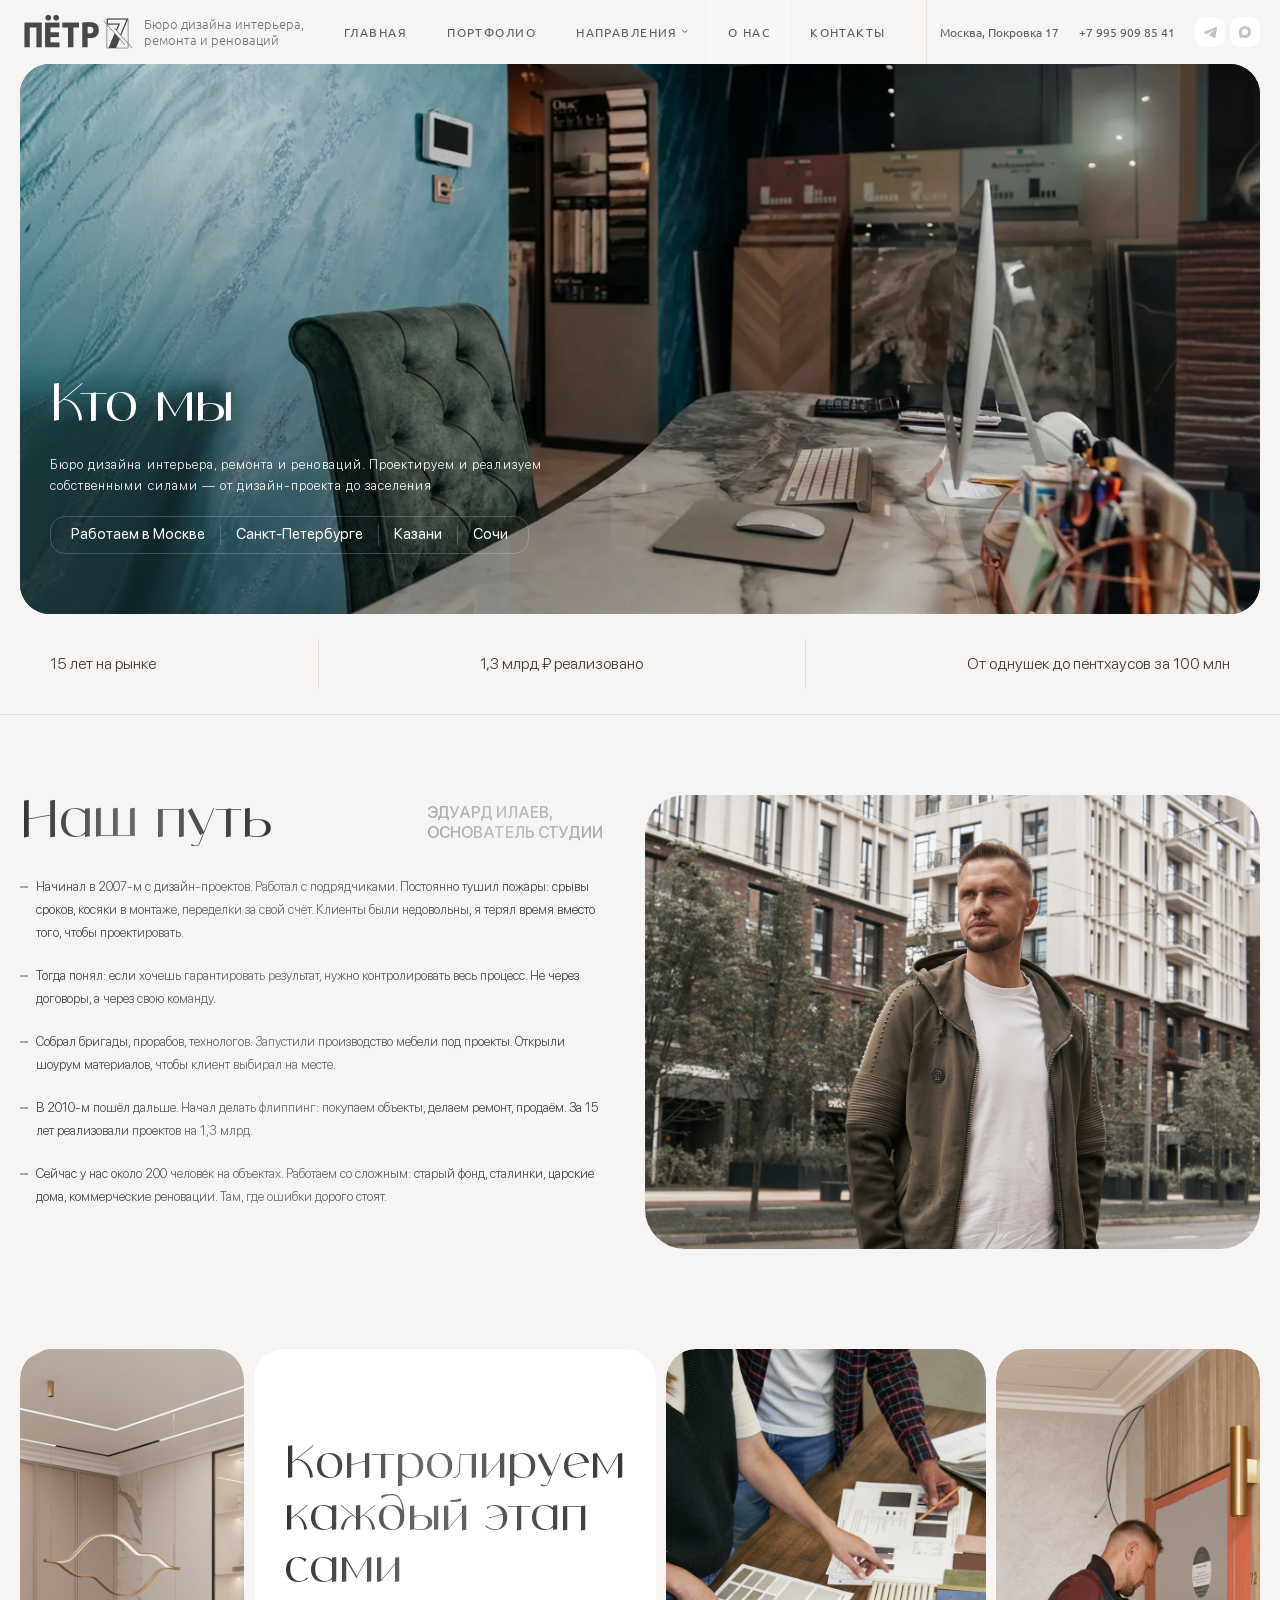
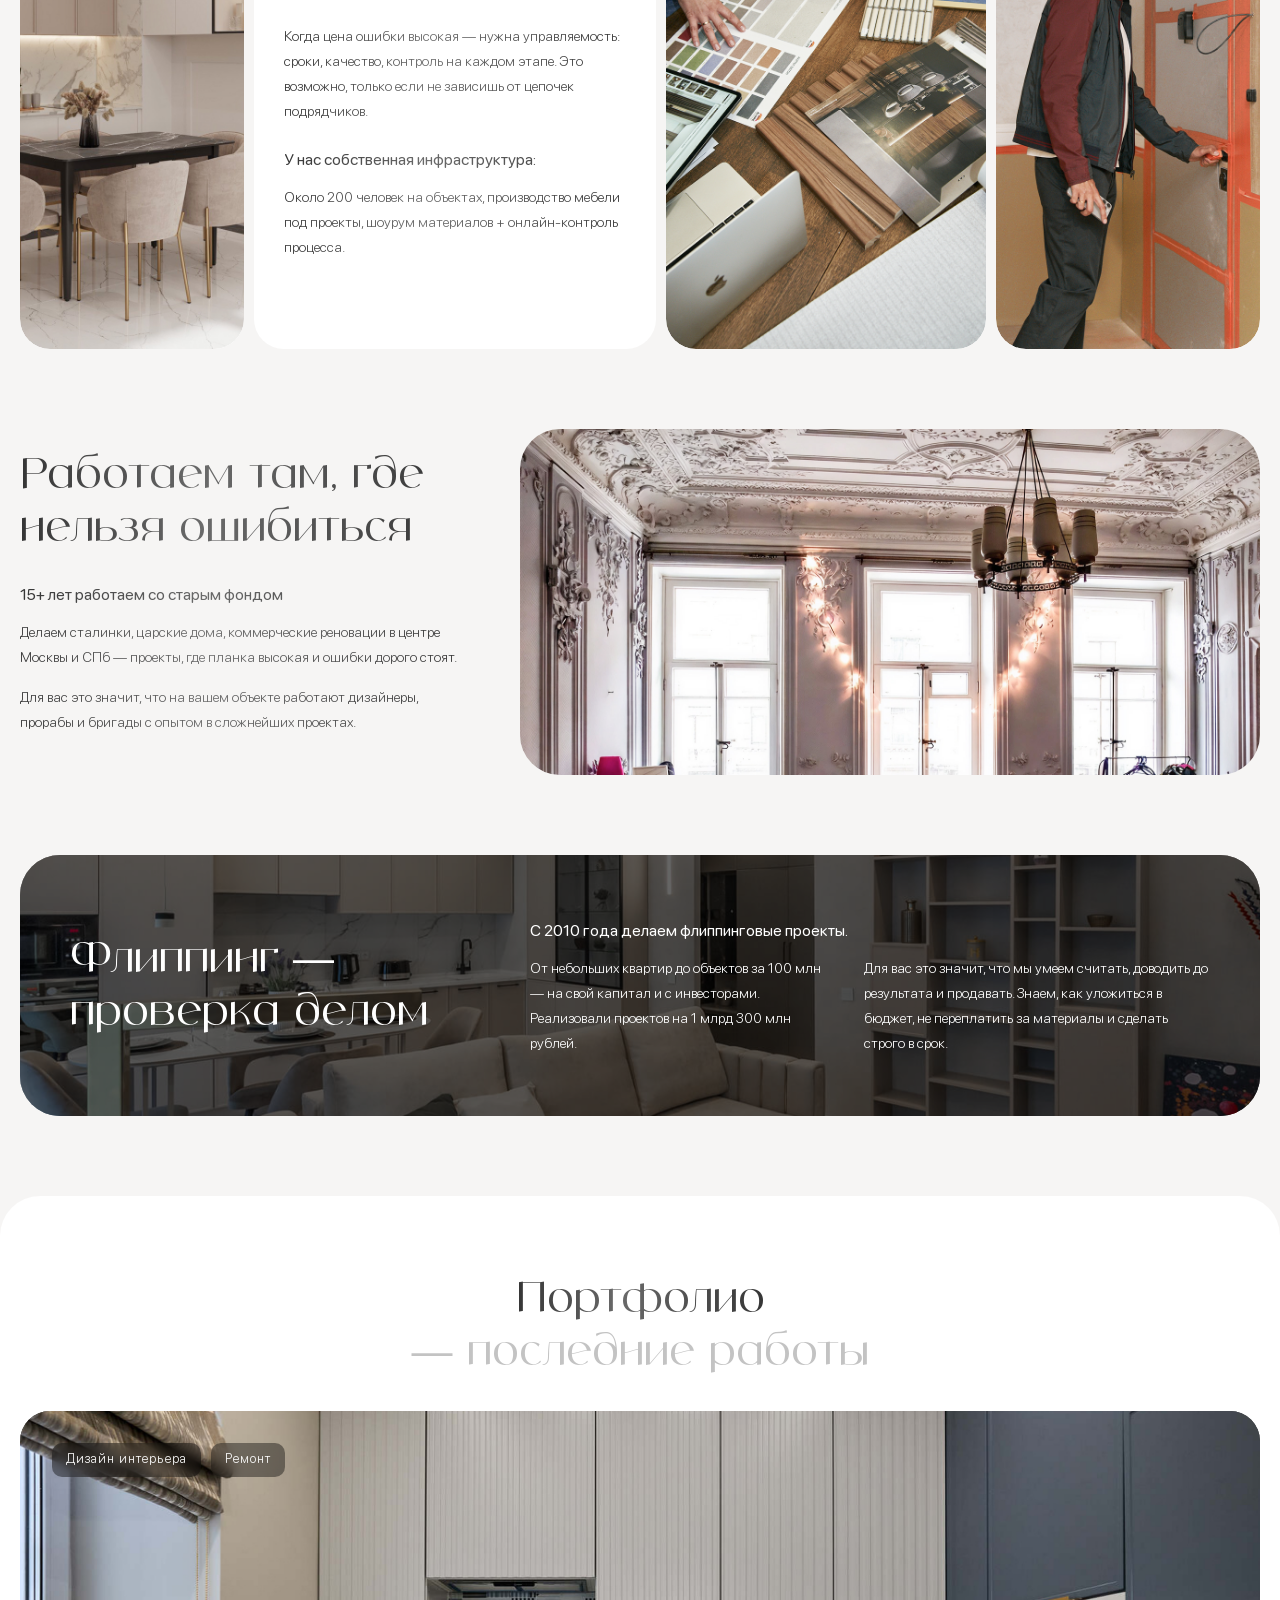
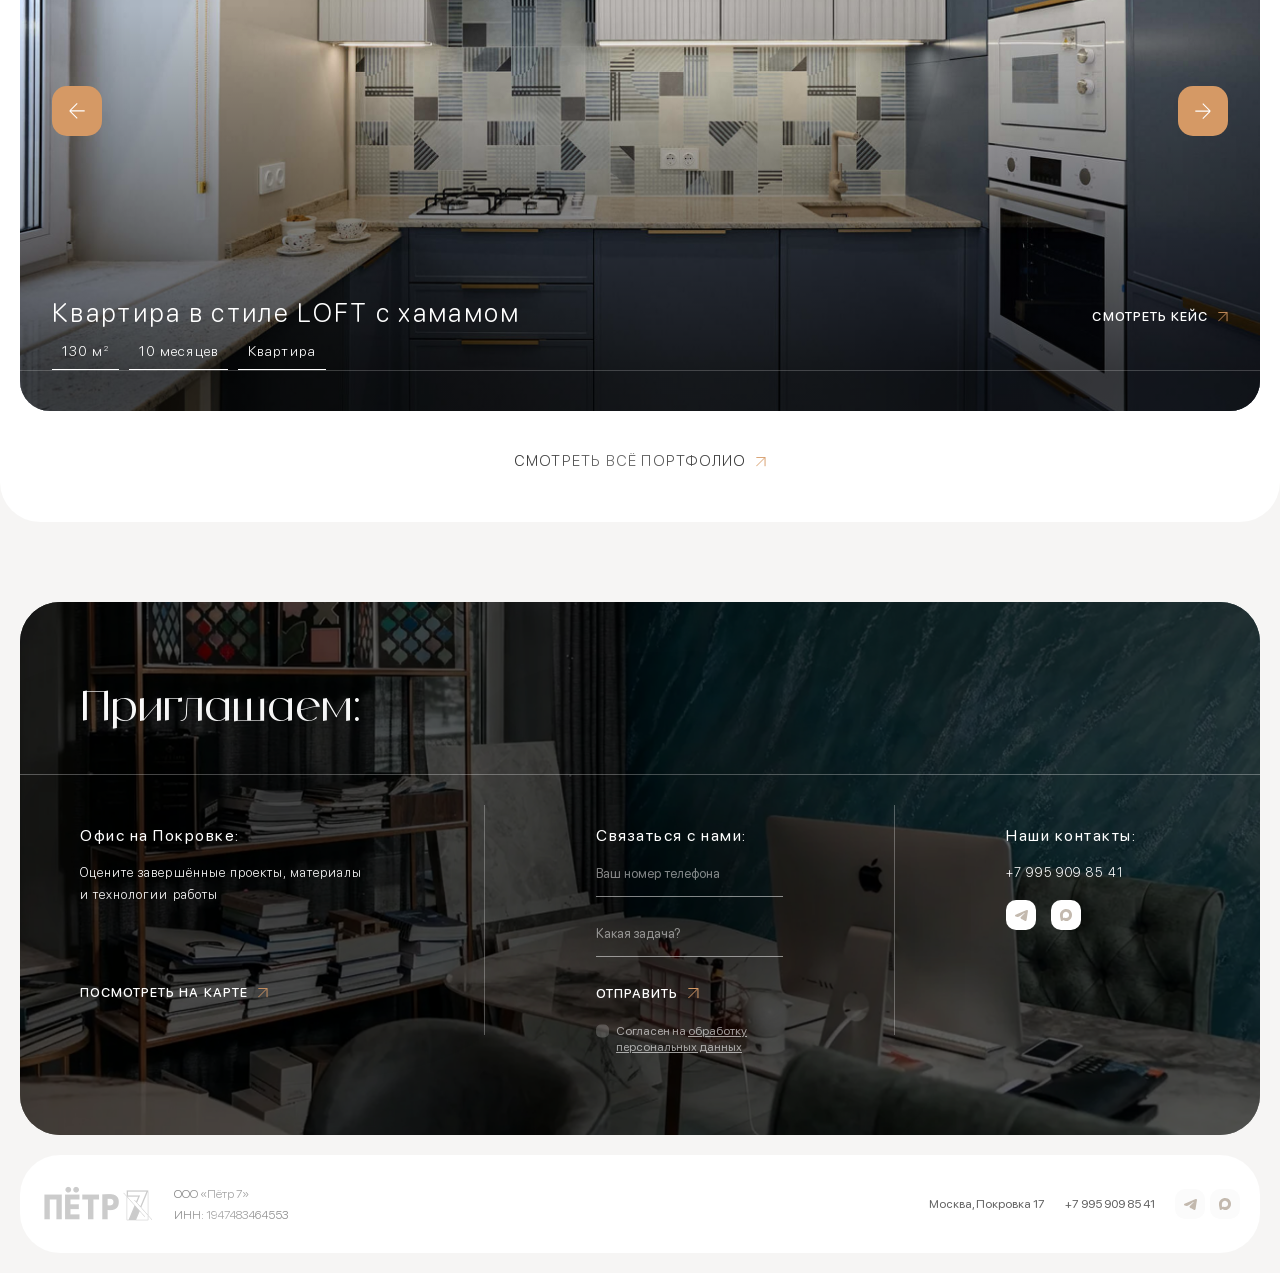
<file: about.html>
<!DOCTYPE html>
<html lang="ru">
	<head>
		<meta http-equiv="Content-Type" content="text/html; charset=utf-8">

		<!-- Adapting the page for mobile devices -->
		<meta name="viewport" content="width=device-width, initial-scale=1, maximum-scale=1">

		<!-- Prohibition of phone number recognition -->
		<meta name="format-detection" content="telephone=no">
		<meta name="SKYPE_TOOLBAR" content ="SKYPE_TOOLBAR_PARSER_COMPATIBLE">

		<!-- Page title -->
		<title>Заголовок страницы</title>

		<!-- Meta description -->
		<meta name="description" content="">

		<!-- Meta Keywords -->
		<meta name="keywords" content="">

		<!-- Changing the color of the mobile browser panel -->
		<meta name="msapplication-TileColor" content="#353535">
		<meta name="theme-color" content="#353535">

		<!-- Connecting style files -->
		<link rel="stylesheet" href="css/reset.css">
		<link rel="stylesheet" href="css/swiper-bundle.min.css">
		<link rel="stylesheet" href="css/swiper.css">
		<link rel="stylesheet" href="css/fancybox.css">
		<link rel="stylesheet" href="css/styles.css">
		<link rel="stylesheet" href="css/fonts.css">

		<link rel="stylesheet" href="css/response_1439.css" media="print, (max-width: 1439px)">
		<link rel="stylesheet" href="css/response_1279.css" media="print, (max-width: 1279px)">
		<link rel="stylesheet" href="css/response_1023.css" media="print, (max-width: 1023px)">
		<link rel="stylesheet" href="css/response_767.css" media="print, (max-width: 767px)">
	</head>

	<body>
		<div class="wrap">
			<div class="main">
				<header>
					<div class="cont">
						<a href="/" class="logo">
							<img src="images/logo.png" alt="">

							<span>Бюро дизайна интерьера,<br> ремонта и реноваций</span>
						</a>

						<nav class="menu">
							<div class="item">
								<a href="/">
									<span>Главная</span>
								</a>
							</div>

							<div class="item">
								<a href="/">
									<span>Портфолио</span>
								</a>
							</div>

							<div class="item">
								<a href="/" class="sub_link">
									<span>Направления</span>

									<svg class="arr"><use xlink:href="images/sprite.svg#ic_arr_ver"></use></svg>
								</a>

								<div class="sub">
									<div><a href="/">Дизайн интерьера</a></div>

									<div><a href="/">Ремонт квартир</a></div>

									<div><a href="/">Реновации</a></div>

									<div><a href="/">Флипинг</a></div>
								</div>
							</div>

							<div class="item">
								<a class="active">
									<span>О нас</span>
								</a>
							</div>

							<div class="item">
								<a href="/">
									<span>Контакты</span>
								</a>
							</div>
						</nav>

						<div class="address">Москва, Покровка 17</div>

						<div class="phone">
							<a href="tel:+7 995 909 85 41">+7 995 909 85 41</a>
						</div>

						<div class="messengers">
							<a href="/" target="_blank" rel="noopener nofollow" class="tg_link">
								<svg class="icon"><use xlink:href="images/sprite.svg#ic_tg"></use></svg>
							</a>

							<a href="/" target="_blank" rel="noopener nofollow" class="max_link">
								<svg class="icon"><use xlink:href="images/sprite.svg#ic_max"></use></svg>
							</a>
						</div>
					</div>
				</header>


				<section class="mob_header">
					<div class="cont">
						<div class="top">
							<a href="/" class="logo">
								<img src="images/logo_mob.png" alt="">
							</a>

							<div class="btns">
								<a href="tel:+7 995 909 85 41" class="btn phone_link">
									<svg class="icon"><use xlink:href="images/sprite.svg#ic_phone"></use></svg>
								</a>

								<a href="/" target="_blank" rel="noopener nofollow" class="btn tg_link">
									<svg class="icon"><use xlink:href="images/sprite.svg#ic_tg"></use></svg>
								</a>

								<a href="/" target="_blank" rel="noopener nofollow" class="btn max_link">
									<svg class="icon"><use xlink:href="images/sprite.svg#ic_max"></use></svg>
								</a>

								<button class="btn mob_menu_btn">
									<svg class="icon"><use xlink:href="images/sprite.svg#ic_menu"></use></svg>
								</button>
							</div>
						</div>

						<div class="bottom">
							<div class="name text_gradient">Бюро дизайна интерьера,<br> ремонта и реноваций</div>

							<div class="address">Москва,<br> Покровка 17</div>
						</div>
					</div>
				</section>


				<section class="mob_menu">
					<button class="close_btn">
						<svg class="icon"><use xlink:href="images/sprite.svg#ic_close"></use></svg>
					</button>

					<div class="links">
						<div><a href="/">Главная</a></div>

						<div><a href="/">Портфолио</a></div>

						<div><a href="/">Дизайн интерьера</a></div>

						<div><a href="/">Ремонт квартир</a></div>

						<div><a href="/">Реновации</a></div>

						<div><a href="/">Флиппинг</a></div>

						<div><a href="/">Контакты</a></div>
					</div>
				</section>


				<section class="about_head">
					<div class="data">
						<div class="cont l_w">
							<div class="title">Кто мы</div>

							<div class="desc">Бюро дизайна интерьера, ремонта и реноваций. Проектируем и реализуем собственными силами — от дизайн‑проекта до заселения</div>

							<div class="cities">
								<div>Работаем в Москве</div>

								<div class="sep"></div>

								<div>Санкт-Петербурге</div>

								<div class="sep"></div>

								<div>Казани</div>

								<div class="sep"></div>

								<div>Сочи</div>
							</div>
						</div>

						<picture class="bg">
							<img src="images/tmp/about_head_image.jpg" alt="" loading="lazy" class="cover">
						</picture>
					</div>
				</section>


				<section class="service_info_block block s_m">
					<div class="cont l_w">
						<div>15 лет на рынке</div>

						<div class="sep"></div>

						<div>1,3 млрд ₽ реализовано</div>

						<div class="sep"></div>

						<div>От однушек до пентхаусов за 100 млн</div>
					</div>
				</section>


				<section class="about_path block l_m">
					<div class="cont l_w">
						<div class="data">
							<div class="block_head">
								<div class="title text_gradient">Наш путь</div>

								<div class="author text_gradient">
									Эдуард Илаев,<br> Основатель студии
								</div>
							</div>

							<div class="items">
								<div class="text_gradient">Начинал в 2007-м с дизайн-проектов. Работал с подрядчиками. Постоянно тушил пожары: срывы сроков, косяки в монтаже, переделки за свой счёт. Клиенты были недовольны, я терял время вместо того, чтобы проектировать.</div>

								<div class="text_gradient">Тогда понял: если хочешь гарантировать результат, нужно контролировать весь процесс. Не через договоры, а через свою команду.</div>

								<div class="text_gradient">Собрал бригады, прорабов, технологов. Запустили производство мебели под проекты. Открыли шоурум материалов, чтобы клиент выбирал на месте.</div>

								<div class="text_gradient">В 2010-м пошёл дальше. Начал делать флиппинг: покупаем объекты, делаем ремонт, продаём. За 15 лет реализовали проектов на 1,3 млрд.</div>

								<div class="text_gradient">Сейчас у нас около 200 человек на объектах. Работаем со сложным: старый фонд, сталинки, царские дома, коммерческие реновации. Там, где ошибки дорого стоят.</div>
							</div>
						</div>

						<picture class="image">
							<img src="images/tmp/about_path_image.jpg" alt="" loading="lazy">
						</picture>
					</div>
				</section>


				<section class="about_control block">
					<div class="cont">
						<picture class="image image1">
							<img src="images/tmp/about_control_image1.jpg" alt="" loading="lazy" class="cover">
						</picture>

						<div class="data">
							<div class="block_head">
								<div class="title text_gradient">Контролируем каждый этап сами</div>
							</div>

							<div class="text_block">
								<p class="text_gradient">Когда цена ошибки высокая — нужна управляемость: сроки, качество, контроль на каждом этапе. Это возможно, только если не зависишь от цепочек подрядчиков.</p>

								<h2 class="text_gradient">У нас собственная инфраструктура:</h2>

								<p class="text_gradient">Около 200 человек на объектах, производство мебели под проекты, шоурум материалов + онлайн‑контроль процесса.</p>
							</div>
						</div>

						<picture class="image image2">
							<img src="images/tmp/about_control_image2.jpg" alt="" loading="lazy" class="cover">
						</picture>

						<picture class="image image3">
							<img src="images/tmp/about_control_image3.jpg" alt="" loading="lazy" class="cover">
						</picture>
					</div>
				</section>


				<section class="about_mistake block">
					<div class="cont l_w">
						<div class="data">
							<div class="block_head">
								<div class="title text_gradient">Работаем там, где нельзя ошибиться</div>
							</div>

							<div class="text_block">
								<h2 class="text_gradient">15+ лет работаем со старым фондом</h2>

								<p class="text_gradient">Делаем сталинки, царские дома, коммерческие реновации в центре Москвы и СПб — проекты, где планка высокая и ошибки дорого стоят.</p>

								<p class="text_gradient">Для вас это значит, что на вашем объекте работают дизайнеры, прорабы и бригады с опытом в сложнейших проектах.</p>
							</div>
						</div>

						<picture class="image">
							<img src="images/tmp/about_mistake_image.jpg" alt="" loading="lazy" class="cover">
						</picture>
					</div>
				</section>


				<section class="flipping_block block s_m">
					<div class="data">
						<div class="cont l_w">
							<div class="block_head">
								<div class="title">Флиппинг —<br> проверка делом</div>
							</div>

							<div class="text_block">
								<h2>С 2010 года делаем флиппинговые проекты.</h2>

								<div class="columns">
									<div>
										<p>От небольших квартир до объектов за 100 млн — на свой капитал и с инвесторами. Реализовали проектов на 1 млрд 300 млн рублей.</p>
									</div>

									<div><p>Для вас это значит, что мы умеем считать, доводить до результата и продавать. Знаем, как уложиться в бюджет, не переплатить за материалы и сделать строго в срок.</p></div>
								</div>
							</div>
						</div>

						<picture class="image">
							<img src="images/tmp/flipping_block_image.jpg" alt="" loading="lazy" class="cover">
						</picture>
					</div>
				</section>


				<section class="portfolio block bg_white s_m">
					<div class="cont">
						<div class="block_head center l_m">
							<div class="title">
								<span class="text_gradient">Портфолио</span><br> <span>— последние работы</span>
							</div>

							<div class="swiper_tip">
								<svg class="icon"><use xlink:href="images/sprite.svg#ic_swipe_tip"></use></svg>
							</div>
						</div>

						<div class="swiper">
							<div class="swiper-wrapper">
								<div class="swiper-slide">
									<div class="item">
										<picture class="image">
											<img src="images/tmp/portfolio_slider_image.jpg" alt="" loading="lazy" class="cover">
										</picture>

										<div class="tags">
											<div>Дизайн интерьера</div>
											<div>Ремонт</div>
										</div>

										<div class="info">
											<div class="title">Квартира в стиле LOFT с хамамом</div>

											<div class="link">
												<a href="/">
													<span>СМОТРЕТЬ КЕЙС</span>

													<svg class="icon"><use xlink:href="images/sprite.svg#ic_arrow_diagonal"></use></svg>
												</a>
											</div>

											<div class="features">
												<div>130 м<sup>2</sup></div>
												<div>10 месяцев</div>
												<div>Квартира</div>
											</div>
										</div>
									</div>
								</div>

								<div class="swiper-slide">
									<div class="item">
										<picture class="image">
											<img src="images/tmp/portfolio_slider_image.jpg" alt="" loading="lazy" class="cover">
										</picture>

										<div class="tags">
											<div>Дизайн интерьера</div>
											<div>Ремонт</div>
										</div>

										<div class="info">
											<div class="title">Квартира в стиле LOFT с хамамом</div>

											<div class="link">
												<a href="/">
													<span>СМОТРЕТЬ КЕЙС</span>

													<svg class="icon"><use xlink:href="images/sprite.svg#ic_arrow_diagonal"></use></svg>
												</a>
											</div>

											<div class="features">
												<div>130 м<sup>2</sup></div>
												<div>10 месяцев</div>
												<div>Квартира</div>
											</div>
										</div>
									</div>
								</div>

								<div class="swiper-slide">
									<div class="item">
										<picture class="image">
											<img src="images/tmp/portfolio_slider_image.jpg" alt="" loading="lazy" class="cover">
										</picture>

										<div class="tags">
											<div>Дизайн интерьера</div>
											<div>Ремонт</div>
										</div>

										<div class="info">
											<div class="title">Квартира в стиле LOFT с хамамом</div>

											<div class="link">
												<a href="/">
													<span>СМОТРЕТЬ КЕЙС</span>

													<svg class="icon"><use xlink:href="images/sprite.svg#ic_arrow_diagonal"></use></svg>
												</a>
											</div>

											<div class="features">
												<div>130 м<sup>2</sup></div>
												<div>10 месяцев</div>
												<div>Квартира</div>
											</div>
										</div>
									</div>
								</div>

								<div class="swiper-slide">
									<div class="item">
										<picture class="image">
											<img src="images/tmp/portfolio_slider_image.jpg" alt="" loading="lazy" class="cover">
										</picture>

										<div class="tags">
											<div>Дизайн интерьера</div>
											<div>Ремонт</div>
										</div>

										<div class="info">
											<div class="title">Квартира в стиле LOFT с хамамом</div>

											<div class="link">
												<a href="/">
													<span>СМОТРЕТЬ КЕЙС</span>

													<svg class="icon"><use xlink:href="images/sprite.svg#ic_arrow_diagonal"></use></svg>
												</a>
											</div>

											<div class="features">
												<div>130 м<sup>2</sup></div>
												<div>10 месяцев</div>
												<div>Квартира</div>
											</div>
										</div>
									</div>
								</div>

								<div class="swiper-slide">
									<div class="item">
										<picture class="image">
											<img src="images/tmp/portfolio_slider_image.jpg" alt="" loading="lazy" class="cover">
										</picture>

										<div class="tags">
											<div>Дизайн интерьера</div>
											<div>Ремонт</div>
										</div>

										<div class="info">
											<div class="title">Квартира в стиле LOFT с хамамом</div>

											<div class="link">
												<a href="/">
													<span>СМОТРЕТЬ КЕЙС</span>

													<svg class="icon"><use xlink:href="images/sprite.svg#ic_arrow_diagonal"></use></svg>
												</a>
											</div>

											<div class="features">
												<div>130 м<sup>2</sup></div>
												<div>10 месяцев</div>
												<div>Квартира</div>
											</div>
										</div>
									</div>
								</div>
							</div>

							<button class="swiper-button-prev">
								<svg class="icon"><use xlink:href="images/sprite.svg#ic_arrow_hor"></use></svg>
							</button>

							<button class="swiper-button-next">
								<svg class="icon"><use xlink:href="images/sprite.svg#ic_arrow_hor"></use></svg>
							</button>
						</div>

						<div class="all_link">
							<a href="/">
								<span class="text_gradient">СМОТРЕТЬ ВСЁ ПОРТФОЛИО</span>

								<svg class="icon"><use xlink:href="images/sprite.svg#ic_arrow_diagonal"></use></svg>
							</a>
						</div>
					</div>
				</section>


				<section class="contacts_block">
					<div class="data">
						<div class="cont">
							<div class="block_head xl_m">
								<div class="title">Приглашаем:</div>
							</div>

							<div class="row">
								<div class="col">
									<div class="office">
										<div class="title">Офис на Покровке:</div>

										<div class="desc">Оцените завершённые проекты, материалы и технологии работы</div>
									</div>

									<div class="map_link">
										<a href="/">
											<span>ПОСМОТРЕТЬ НА КАРТЕ</span>

											<svg class="icon"><use xlink:href="images/sprite.svg#ic_arrow_diagonal"></use></svg>
										</a>
									</div>
								</div>

								<div class="sep"></div>

								<div class="feedback">
									<div class="title">Связаться с нами:</div>

									<form action="" class="form">
										<div class="line">
											<div class="field">
												<input type="tel" name="" value="" class="input" placeholder="Ваш номер телефона">
											</div>
										</div>

										<div class="line">
											<div class="field">
												<input type="text" name="" value="" class="input" placeholder="Какая задача?">
											</div>
										</div>

										<div class="submit">
											<button type="submit" class="submit_btn">
												<span>ОТПРАВИТЬ</span>

												<svg class="icon"><use xlink:href="images/sprite.svg#ic_arrow_diagonal"></use></svg>
											</button>
										</div>

										<div class="agree">
											<div class="field">
												<label class="checkbox">
													<input type="checkbox" name="agree">

													<div class="check"></div>

													<div>Согласен на <a href="/" target="_blank">обработку персональных данных</a></div>
												</label>
											</div>
										</div>
									</form>
								</div>

								<div class="sep"></div>

								<div class="contacts">
									<div class="title">Наши контакты:</div>

									<div class="phone">
										<a href="tel:+7 995 909 85 41">+7 995 909 85 41</a>
									</div>

									<div class="messengers">
										<a href="/" target="_blank" rel="noopener nofollow" class="tg_link">
											<svg class="icon"><use xlink:href="images/sprite.svg#ic_tg"></use></svg>
										</a>

										<a href="/" target="_blank" rel="noopener nofollow" class="max_link">
											<svg class="icon"><use xlink:href="images/sprite.svg#ic_max"></use></svg>
										</a>
									</div>
								</div>
							</div>
						</div>

						<picture class="bg">
							<img src="images/tmp/bg_contacts_info.jpg" alt="" loading="lazy" class="cover">
						</picture>
					</div>
				</section>
			</div>


			<footer>
				<div class="data">
					<div class="cont">
						<div class="logo">
							<img src="images/logo.png" alt="">
						</div>

						<div class="copyright">
							<div class="text_gradient">ООО «Пётр 7»</div>

							<div class="text_gradient">ИНН: 1947483464553</div>
						</div>

						<div class="address">Москва, Покровка 17</div>

						<div class="phone">
							<a href="tel:+7 995 909 85 41">+7 995 909 85 41</a>
						</div>

						<div class="messengers">
							<a href="/" target="_blank" rel="noopener nofollow" class="tg_link">
								<svg class="icon"><use xlink:href="images/sprite.svg#ic_tg"></use></svg>
							</a>

							<a href="/" target="_blank" rel="noopener nofollow" class="max_link">
								<svg class="icon"><use xlink:href="images/sprite.svg#ic_max"></use></svg>
							</a>
						</div>
					</div>
				</div>
			</footer>


			<div class="overlay"></div>
		</div>


		<!-- Connecting javascript files -->
		<script src="js/jquery-3.7.1.min.js"></script>
		<script src="js/functions.js"></script>
		<script src="js/swiper-bundle.min.js"></script>
		<script src="js/fancybox.js"></script>
		<script src="js/imask.js"></script>
		<script src="js/scripts.js"></script>
	</body>
</html>
</file>
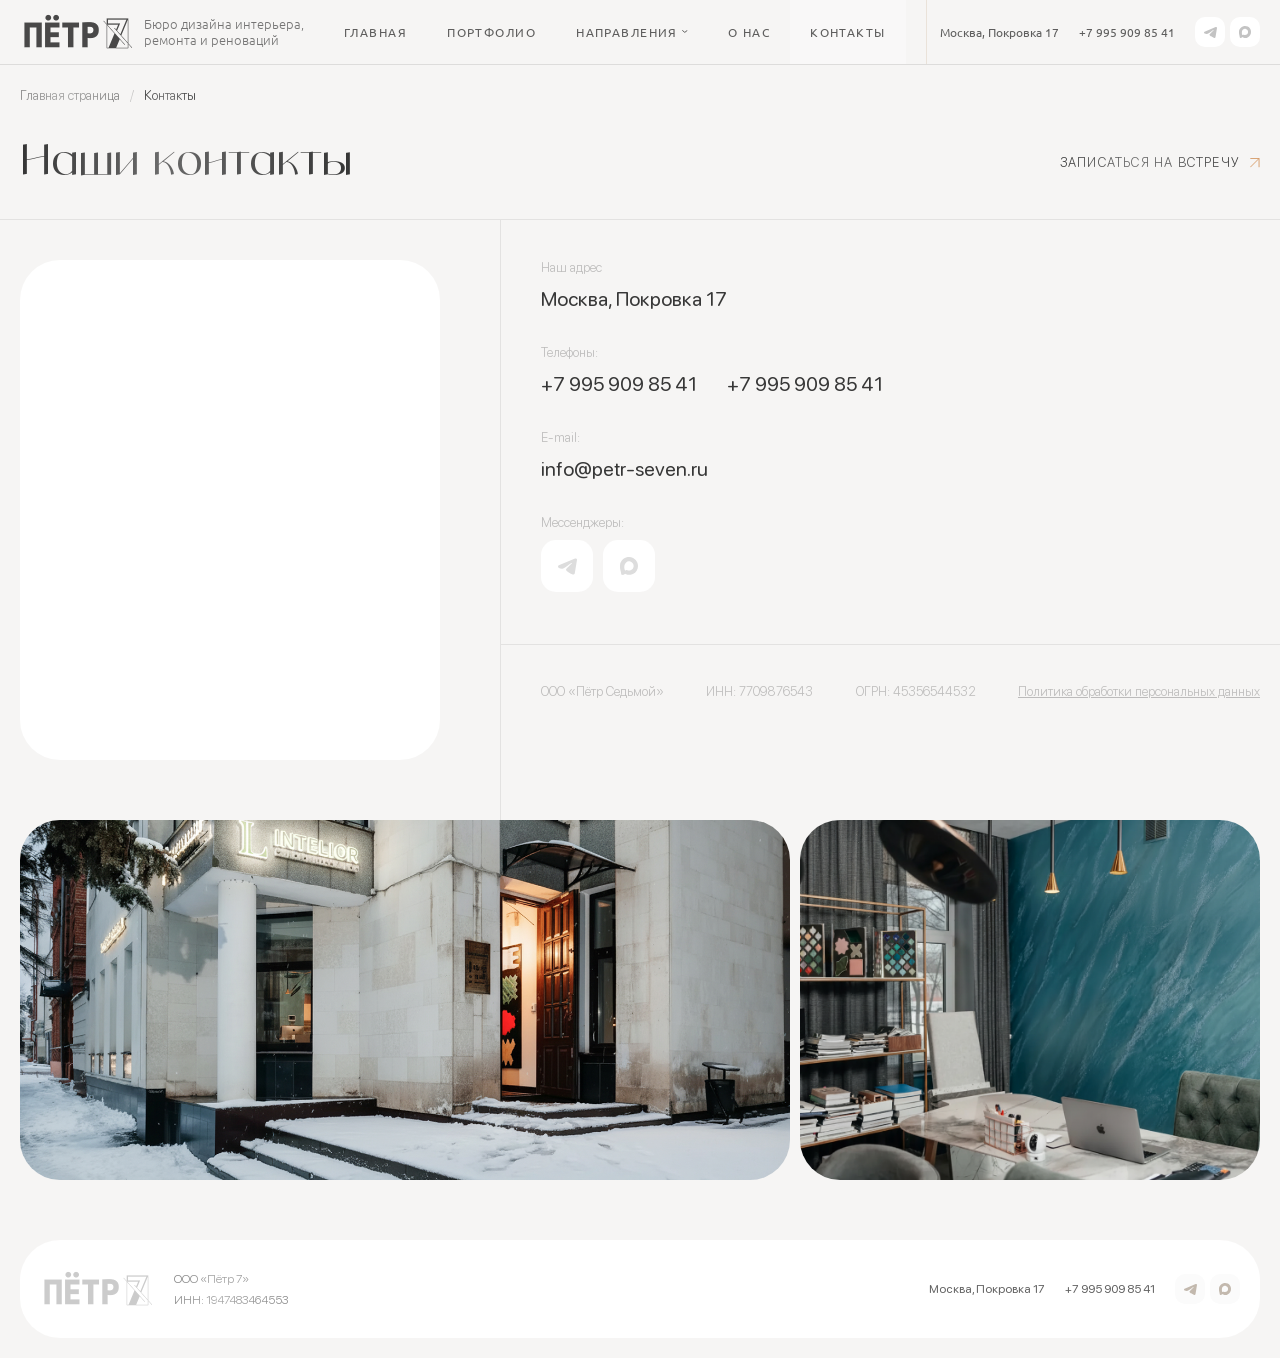
<file: contacts.html>
<!DOCTYPE html>
<html lang="ru">
	<head>
		<meta http-equiv="Content-Type" content="text/html; charset=utf-8">

		<!-- Adapting the page for mobile devices -->
		<meta name="viewport" content="width=device-width, initial-scale=1, maximum-scale=1">

		<!-- Prohibition of phone number recognition -->
		<meta name="format-detection" content="telephone=no">
		<meta name="SKYPE_TOOLBAR" content ="SKYPE_TOOLBAR_PARSER_COMPATIBLE">

		<!-- Page title -->
		<title>Заголовок страницы</title>

		<!-- Meta description -->
		<meta name="description" content="">

		<!-- Meta Keywords -->
		<meta name="keywords" content="">

		<!-- Changing the color of the mobile browser panel -->
		<meta name="msapplication-TileColor" content="#353535">
		<meta name="theme-color" content="#353535">

		<!-- Connecting style files -->
		<link rel="stylesheet" href="css/reset.css">
		<link rel="stylesheet" href="css/swiper-bundle.min.css">
		<link rel="stylesheet" href="css/swiper.css">
		<link rel="stylesheet" href="css/fancybox.css">
		<link rel="stylesheet" href="css/styles.css">
		<link rel="stylesheet" href="css/fonts.css">

		<link rel="stylesheet" href="css/response_1439.css" media="print, (max-width: 1439px)">
		<link rel="stylesheet" href="css/response_1279.css" media="print, (max-width: 1279px)">
		<link rel="stylesheet" href="css/response_1023.css" media="print, (max-width: 1023px)">
		<link rel="stylesheet" href="css/response_767.css" media="print, (max-width: 767px)">
	</head>

	<body>
		<div class="wrap">
			<div class="main">
				<header>
					<div class="cont">
						<a href="/" class="logo">
							<img src="images/logo.png" alt="">

							<span>Бюро дизайна интерьера,<br> ремонта и реноваций</span>
						</a>

						<nav class="menu">
							<div class="item">
								<a href="/">
									<span>Главная</span>
								</a>
							</div>

							<div class="item">
								<a href="/">
									<span>Портфолио</span>
								</a>
							</div>

							<div class="item">
								<a href="/" class="sub_link">
									<span>Направления</span>

									<svg class="arr"><use xlink:href="images/sprite.svg#ic_arr_ver"></use></svg>
								</a>

								<div class="sub">
									<div><a href="/">Дизайн интерьера</a></div>

									<div><a href="/">Ремонт квартир</a></div>

									<div><a href="/">Реновации</a></div>

									<div><a href="/">Флипинг</a></div>
								</div>
							</div>

							<div class="item">
								<a href="/">
									<span>О нас</span>
								</a>
							</div>

							<div class="item">
								<a class="active">
									<span>Контакты</span>
								</a>
							</div>
						</nav>

						<div class="address">Москва, Покровка 17</div>

						<div class="phone">
							<a href="tel:+7 995 909 85 41">+7 995 909 85 41</a>
						</div>

						<div class="messengers">
							<a href="/" target="_blank" rel="noopener nofollow" class="tg_link">
								<svg class="icon"><use xlink:href="images/sprite.svg#ic_tg"></use></svg>
							</a>

							<a href="/" target="_blank" rel="noopener nofollow" class="max_link">
								<svg class="icon"><use xlink:href="images/sprite.svg#ic_max"></use></svg>
							</a>
						</div>
					</div>
				</header>


				<section class="mob_header">
					<div class="cont">
						<div class="top">
							<a href="/" class="logo">
								<img src="images/logo_mob.png" alt="">
							</a>

							<div class="btns">
								<a href="tel:+7 995 909 85 41" class="btn phone_link">
									<svg class="icon"><use xlink:href="images/sprite.svg#ic_phone"></use></svg>
								</a>

								<a href="/" target="_blank" rel="noopener nofollow" class="btn tg_link">
									<svg class="icon"><use xlink:href="images/sprite.svg#ic_tg"></use></svg>
								</a>

								<a href="/" target="_blank" rel="noopener nofollow" class="btn max_link">
									<svg class="icon"><use xlink:href="images/sprite.svg#ic_max"></use></svg>
								</a>

								<button class="btn mob_menu_btn">
									<svg class="icon"><use xlink:href="images/sprite.svg#ic_menu"></use></svg>
								</button>
							</div>
						</div>

						<div class="bottom">
							<div class="name text_gradient">Бюро дизайна интерьера,<br> ремонта и реноваций</div>

							<div class="address">Москва,<br> Покровка 17</div>
						</div>
					</div>
				</section>


				<section class="mob_menu">
					<button class="close_btn">
						<svg class="icon"><use xlink:href="images/sprite.svg#ic_close"></use></svg>
					</button>

					<div class="links">
						<div><a href="/">Главная</a></div>

						<div><a href="/">Портфолио</a></div>

						<div><a href="/">Дизайн интерьера</a></div>

						<div><a href="/">Ремонт квартир</a></div>

						<div><a href="/">Реновации</a></div>

						<div><a href="/">Флиппинг</a></div>

						<div><a href="/">Контакты</a></div>
					</div>
				</section>


				<section class="page_head s_m">
					<div class="cont l_w">
						<div class="breadcrumbs">
							<a href="/" class="text_gradient">Главная страница</a>

							<span class="sep text_gradient">/</span>

							<span class="current text_gradient">Контакты</span>
						</div>

						<div class="row">
							<h1 class="page_title text_gradient">Наши контакты</h1>

							<button class="order_btn">
								<span class="text_gradient">ЗАПИСАТЬСЯ НА ВСТРЕЧУ</span>

								<svg class="icon"><use xlink:href="images/sprite.svg#ic_arrow_diagonal"></use></svg>
							</button>
						</div>
					</div>
				</section>


				<section class="contacts_info">
					<div class="cont l_w">
						<div class="map">
							<script type="text/javascript" charset="utf-8" async src="https://api-maps.yandex.ru/services/constructor/1.0/js/?um=constructor%3AnPY1NJIk0mO172lbpP4_6CeWQmFnQTCu&amp;width=100%25&amp;height=100%25&amp;lang=ru_RU&amp;scroll=false"></script>
						</div>

						<div class="data">
							<div class="item">
								<div class="label">Наш адрес</div>

								<div class="val">Москва, Покровка 17</div>
							</div>

							<div class="item">
								<div class="label">Телефоны:</div>

								<div class="val phone">
									<div><a href="tel:+7 995 909 85 41">+7 995 909 85 41</a></div>

									<div><a href="tel:+7 995 909 85 41">+7 995 909 85 41</a></div>
								</div>
							</div>

							<div class="item">
								<div class="label">E-mail:</div>

								<div class="val email">
									<div><a href="mailto:info@petr-seven.ru">info@petr-seven.ru</a></div>
								</div>
							</div>

							<div class="item">
								<div class="label">Мессенджеры:</div>

								<div class="val messengers">
									<a href="/" target="_blank" rel="noopener nofollow" class="tg_link">
										<svg class="icon"><use xlink:href="images/sprite.svg#ic_tg"></use></svg>
									</a>

									<a href="/" target="_blank" rel="noopener nofollow" class="max_link">
										<svg class="icon"><use xlink:href="images/sprite.svg#ic_max"></use></svg>
									</a>
								</div>
							</div>

							<div class="info">
								<div>ООО «Пётр Седьмой»</div>

								<div>ИНН: 7709876543</div>

								<div>ОГРН: 45356544532</div>

								<div>
									<a href="/">Политика обработки персональных данных</a>
								</div>
							</div>
						</div>

						<div class="images">
							<picture class="image l_w">
								<img src="images/tmp/contacts_info_image1.jpg" alt="" loading="lazy" class="cover">
							</picture>

							<picture class="image">
								<img src="images/tmp/contacts_info_image2.jpg" alt="" loading="lazy" class="cover">
							</picture>
						</div>
					</div>
				</section>
			</div>


			<footer>
				<div class="data">
					<div class="cont">
						<div class="logo">
							<img src="images/logo.png" alt="">
						</div>

						<div class="copyright">
							<div class="text_gradient">ООО «Пётр 7»</div>

							<div class="text_gradient">ИНН: 1947483464553</div>
						</div>

						<div class="address">Москва, Покровка 17</div>

						<div class="phone">
							<a href="tel:+7 995 909 85 41">+7 995 909 85 41</a>
						</div>

						<div class="messengers">
							<a href="/" target="_blank" rel="noopener nofollow" class="tg_link">
								<svg class="icon"><use xlink:href="images/sprite.svg#ic_tg"></use></svg>
							</a>

							<a href="/" target="_blank" rel="noopener nofollow" class="max_link">
								<svg class="icon"><use xlink:href="images/sprite.svg#ic_max"></use></svg>
							</a>
						</div>
					</div>
				</div>
			</footer>


			<div class="overlay"></div>
		</div>


		<!-- Connecting javascript files -->
		<script src="js/jquery-3.7.1.min.js"></script>
		<script src="js/functions.js"></script>
		<script src="js/swiper-bundle.min.js"></script>
		<script src="js/fancybox.js"></script>
		<script src="js/imask.js"></script>
		<script src="js/scripts.js"></script>
	</body>
</html>
</file>
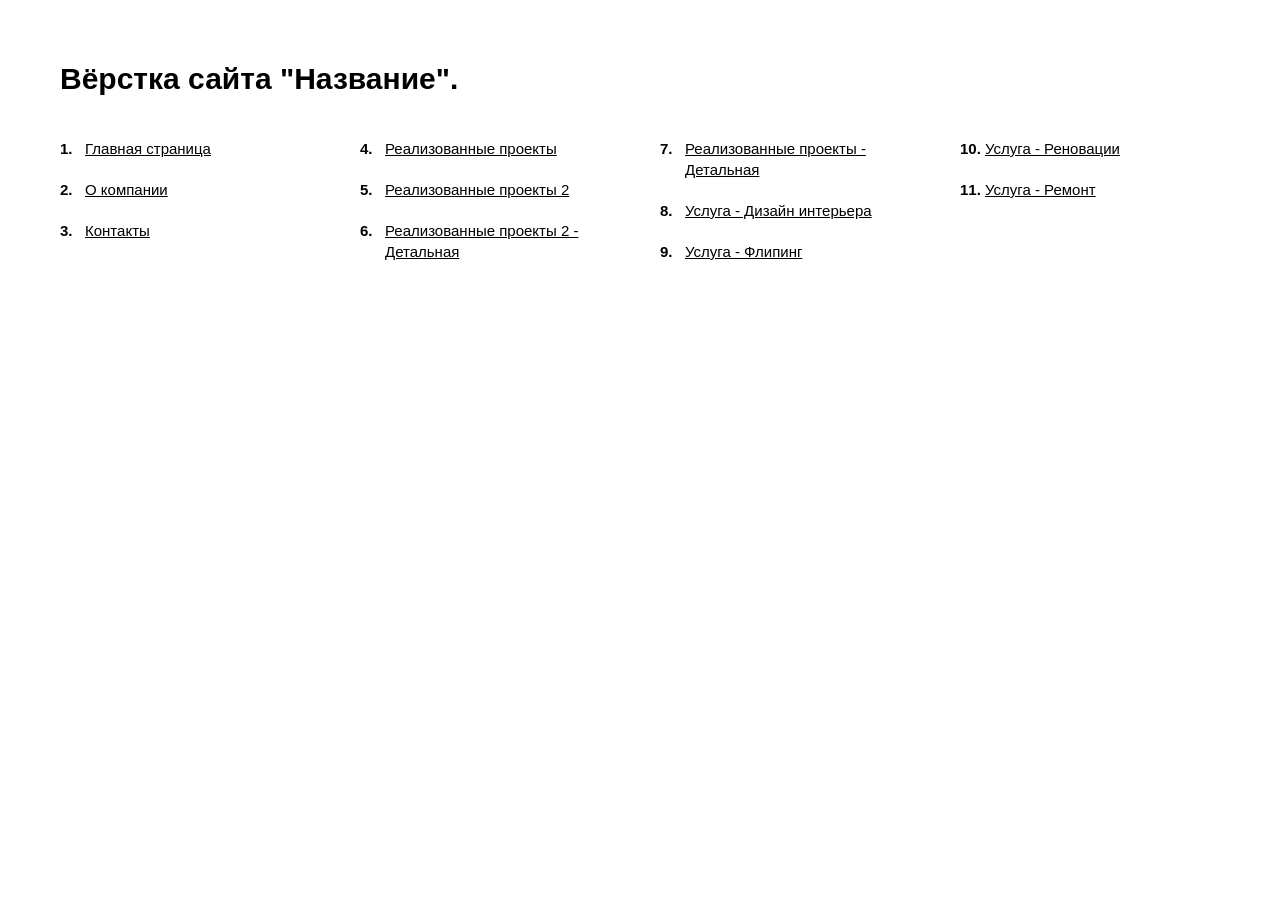
<file: demo_links.html>
<!DOCTYPE html>
<html lang="ru">
	<head>
		<meta http-equiv="Content-Type" content="text/html; charset=utf-8">

		<!-- Адаптирование страницы для мобильных устройств -->
		<meta name="viewport" content="width=device-width, initial-scale=1, maximum-scale=1">

		<!-- Запрет распознования номера телефона -->
		<meta name="format-detection" content="telephone=no">
		<meta name="SKYPE_TOOLBAR" content ="SKYPE_TOOLBAR_PARSER_COMPATIBLE">

		<style>
			*
			{
			    box-sizing: border-box;
			    margin: 0;
			    padding: 0;
			}

			*:before,
			*:after
			{
			    box-sizing: border-box;
			}


			.demo_links
			{
			    padding: 60px;
			}

			.demo_links .title
			{
			    font-family: Arial, 'Helvetica Neue', Helvetica, sans-serif;
			    font-size: 30px;
			    font-weight: 700;
			    line-height: 38px;

			    margin-bottom: 40px;
			}

			.demo_links ol
			{
			    font-family: Arial, 'Helvetica Neue', Helvetica, sans-serif;
			    font-size: 15px;
			    line-height: 21px;

			    counter-reset: li;

			    column-gap: 40px;
			    column-count: 4;
			}

			.demo_links ol li
			{
			    position: relative;

			    display: block;
			    overflow: hidden;

			    padding-left: 25px;

			    list-style-type: none;

			    transform: translateZ(0);

			    --webkit-column-break-inside: avoid;
			    page-break-inside: avoid;
			    break-inside: avoid;
			}

			.demo_links ol li + li
			{
			    margin-top: 20px;
			}

			.demo_links ol li:before
			{
			    color: var(--text_color);
			    font-weight: 700;

			    position: absolute;
			    top: 0;
			    left: 0;

			    content: counters(li, '.') '.';
			    counter-increment: li;
			}


			.demo_links li a
			{
			    color: #000;
			}

			.demo_links li a:hover
			{
			    text-decoration: none;
			}


			@media (max-width: 1279px)
			{
			    .demo_links ol
			    {
			        column-count: 3;
			    }
			}


			@media (max-width: 1023px)
			{
			    .demo_links
			    {
			        padding: 40px;
			    }

			    .demo_links .title
			    {
			        font-size: 28px;
			        line-height: 34px;

			        margin-bottom: 25px;
			    }

			    .demo_links ol
			    {
			        column-count: 2;
			    }
			}


			@media (max-width: 767px)
			{
			    .demo_links
			    {
			        padding: 30px;
			    }

			    .demo_links .title
			    {
			        font-size: 26px;
			        line-height: 32px;
			    }

			    .demo_links ol
			    {
			        column-gap: 40px;
			    }
			}


			@media (max-width: 479px)
			{
			    .demo_links
			    {
			        padding: 20px;
			    }

			    .demo_links .title
			    {
			        font-size: 22px;
			        line-height: 28px;

			        margin-bottom: 25px;
			    }

			    .demo_links ol
			    {
			        column-count: 1;
			    }

			    .demo_links ol li + li
			    {
			        margin-top: 15px;
			    }
			}

		</style>
	</head>

	<body>
		<div class="demo_links">
			<div class="title">Вёрстка сайта "Название".</div>

			<ol>
				<li><a href="./index.html" target="_blank">Главная страница</a></li>
				<li><a href="./about.html" target="_blank">О компании</a></li>
				<li><a href="./contacts.html" target="_blank">Контакты</a></li>
				<li><a href="./portfolio.html" target="_blank">Реализованные проекты</a></li>
				<li><a href="./portfolio2.html" target="_blank">Реализованные проекты 2</a></li>
				<li><a href="./portfolio2_item.html" target="_blank">Реализованные проекты 2 - Детальная</a></li>
				<li><a href="./portfolio_item.html" target="_blank">Реализованные проекты - Детальная</a></li>
				<li><a href="./service_design.html" target="_blank">Услуга - Дизайн интерьера</a></li>
				<li><a href="./service_flipping.html" target="_blank">Услуга - Флипинг</a></li>
				<li><a href="./service_renovation.html" target="_blank">Услуга - Реновации</a></li>
				<li><a href="./service_repair.html" target="_blank">Услуга - Ремонт</a></li>
			</ol>
		</div>
	</body>
</html>
</file>
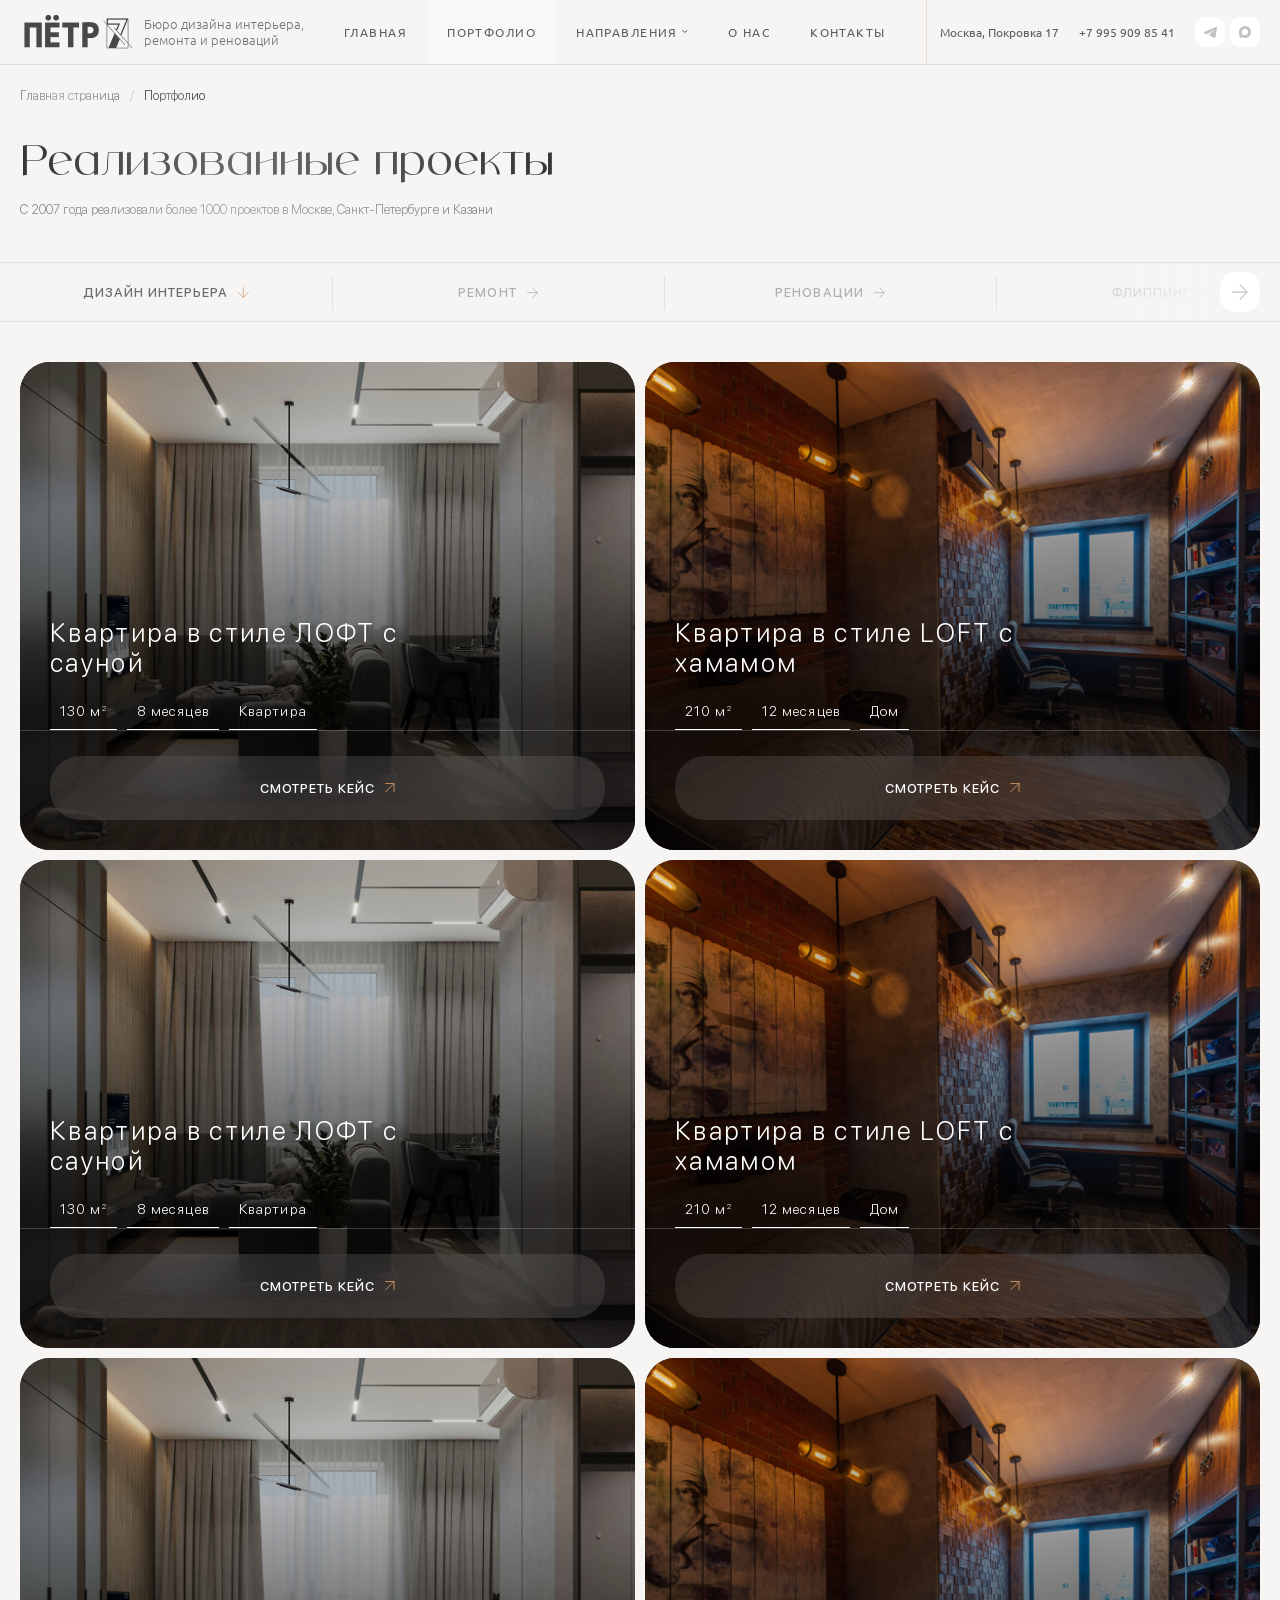
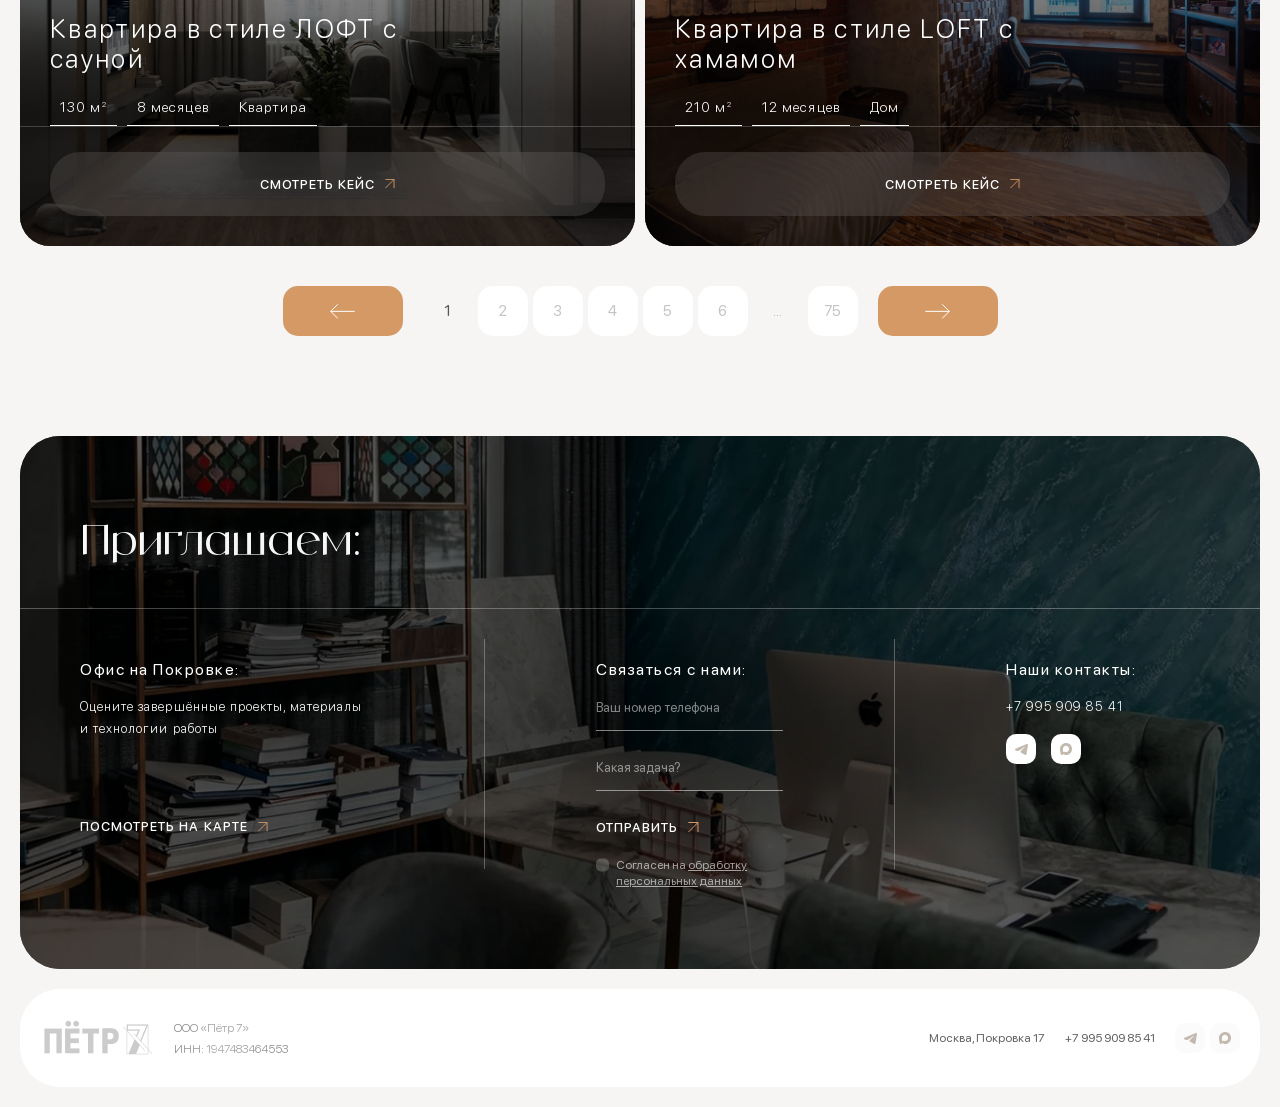
<file: portfolio.html>
<!DOCTYPE html>
<html lang="ru">
	<head>
		<meta http-equiv="Content-Type" content="text/html; charset=utf-8">

		<!-- Adapting the page for mobile devices -->
		<meta name="viewport" content="width=device-width, initial-scale=1, maximum-scale=1">

		<!-- Prohibition of phone number recognition -->
		<meta name="format-detection" content="telephone=no">
		<meta name="SKYPE_TOOLBAR" content ="SKYPE_TOOLBAR_PARSER_COMPATIBLE">

		<!-- Page title -->
		<title>Заголовок страницы</title>

		<!-- Meta description -->
		<meta name="description" content="">

		<!-- Meta Keywords -->
		<meta name="keywords" content="">

		<!-- Changing the color of the mobile browser panel -->
		<meta name="msapplication-TileColor" content="#353535">
		<meta name="theme-color" content="#353535">

		<!-- Connecting style files -->
		<link rel="stylesheet" href="css/reset.css">
		<link rel="stylesheet" href="css/swiper-bundle.min.css">
		<link rel="stylesheet" href="css/swiper.css">
		<link rel="stylesheet" href="css/fancybox.css">
		<link rel="stylesheet" href="css/styles.css">
		<link rel="stylesheet" href="css/fonts.css">

		<link rel="stylesheet" href="css/response_1439.css" media="print, (max-width: 1439px)">
		<link rel="stylesheet" href="css/response_1279.css" media="print, (max-width: 1279px)">
		<link rel="stylesheet" href="css/response_1023.css" media="print, (max-width: 1023px)">
		<link rel="stylesheet" href="css/response_767.css" media="print, (max-width: 767px)">
	</head>

	<body>
		<div class="wrap">
			<div class="main">
				<header>
					<div class="cont">
						<a href="/" class="logo">
							<img src="images/logo.png" alt="">

							<span>Бюро дизайна интерьера,<br> ремонта и реноваций</span>
						</a>

						<nav class="menu">
							<div class="item">
								<a href="/">
									<span>Главная</span>
								</a>
							</div>

							<div class="item">
								<a class="active">
									<span>Портфолио</span>
								</a>
							</div>

							<div class="item">
								<a href="/" class="sub_link">
									<span>Направления</span>

									<svg class="arr"><use xlink:href="images/sprite.svg#ic_arr_ver"></use></svg>
								</a>

								<div class="sub">
									<div><a href="/">Дизайн интерьера</a></div>

									<div><a href="/">Ремонт квартир</a></div>

									<div><a href="/">Реновации</a></div>

									<div><a href="/">Флипинг</a></div>
								</div>
							</div>

							<div class="item">
								<a href="/">
									<span>О нас</span>
								</a>
							</div>

							<div class="item">
								<a href="/">
									<span>Контакты</span>
								</a>
							</div>
						</nav>

						<div class="address">Москва, Покровка 17</div>

						<div class="phone">
							<a href="tel:+7 995 909 85 41">+7 995 909 85 41</a>
						</div>

						<div class="messengers">
							<a href="/" target="_blank" rel="noopener nofollow" class="tg_link">
								<svg class="icon"><use xlink:href="images/sprite.svg#ic_tg"></use></svg>
							</a>

							<a href="/" target="_blank" rel="noopener nofollow" class="max_link">
								<svg class="icon"><use xlink:href="images/sprite.svg#ic_max"></use></svg>
							</a>
						</div>
					</div>
				</header>


				<section class="mob_header">
					<div class="cont">
						<div class="top">
							<a href="/" class="logo">
								<img src="images/logo_mob.png" alt="">
							</a>

							<div class="btns">
								<a href="tel:+7 995 909 85 41" class="btn phone_link">
									<svg class="icon"><use xlink:href="images/sprite.svg#ic_phone"></use></svg>
								</a>

								<a href="/" target="_blank" rel="noopener nofollow" class="btn tg_link">
									<svg class="icon"><use xlink:href="images/sprite.svg#ic_tg"></use></svg>
								</a>

								<a href="/" target="_blank" rel="noopener nofollow" class="btn max_link">
									<svg class="icon"><use xlink:href="images/sprite.svg#ic_max"></use></svg>
								</a>

								<button class="btn mob_menu_btn">
									<svg class="icon"><use xlink:href="images/sprite.svg#ic_menu"></use></svg>
								</button>
							</div>
						</div>

						<div class="bottom">
							<div class="name text_gradient">Бюро дизайна интерьера,<br> ремонта и реноваций</div>

							<div class="address">Москва,<br> Покровка 17</div>
						</div>
					</div>
				</section>


				<section class="mob_menu">
					<button class="close_btn">
						<svg class="icon"><use xlink:href="images/sprite.svg#ic_close"></use></svg>
					</button>

					<div class="links">
						<div><a href="/">Главная</a></div>

						<div><a href="/">Портфолио</a></div>

						<div><a href="/">Дизайн интерьера</a></div>

						<div><a href="/">Ремонт квартир</a></div>

						<div><a href="/">Реновации</a></div>

						<div><a href="/">Флиппинг</a></div>

						<div><a href="/">Контакты</a></div>
					</div>
				</section>


				<section class="page_head">
					<div class="cont l_w">
						<div class="breadcrumbs">
							<a href="/" class="text_gradient">Главная страница</a>

							<span class="sep text_gradient">/</span>

							<span class="current text_gradient">Портфолио</span>
						</div>

						<h1 class="page_title text_gradient">Реализованные проекты</h1>

						<div class="page_desc text_gradient">С 2007 года реализовали более 1000 проектов в Москве, Санкт-Петербурге и Казани</div>

						<div class="page_links">
							<div class="swiper four_slides">
								<div class="swiper-wrapper">
									<div class="swiper-slide">
										<a class="active">
											<span>ДИЗАЙН ИНТЕРЬЕРА</span>

											<svg class="icon"><use xlink:href="images/sprite.svg#ic_arrow_hor"></use></svg>
										</a>
									</div>

									<div class="swiper-slide">
										<a href="/">
											<span>РЕМОНТ</span>

											<svg class="icon"><use xlink:href="images/sprite.svg#ic_arrow_hor"></use></svg>
										</a>
									</div>

									<div class="swiper-slide">
										<a href="/">
											<span>РЕНОВАЦИИ</span>

											<svg class="icon"><use xlink:href="images/sprite.svg#ic_arrow_hor"></use></svg>
										</a>
									</div>

									<div class="swiper-slide">
										<a href="/">
											<span>ФЛИППИНГ</span>

											<svg class="icon"><use xlink:href="images/sprite.svg#ic_arrow_hor"></use></svg>
										</a>
									</div>
								</div>

								<button class="swiper-button-prev">
									<span>
										<svg class="icon"><use xlink:href="images/sprite.svg#ic_arrow_hor"></use></svg>
									</span>
								</button>

								<button class="swiper-button-next">
									<span>
										<svg class="icon"><use xlink:href="images/sprite.svg#ic_arrow_hor"></use></svg>
									</span>
								</button>
							</div>
						</div>
					</div>
				</section>


				<section class="portfolio block xl_m">
					<div class="cont">
						<div class="grid_row">
							<div class="item">
								<picture class="image">
									<img src="images/tmp/portfolio_image.jpg" alt="" loading="lazy" class="cover">
								</picture>

								<div class="info">
									<div class="title">Квартира в стиле ЛОФТ с сауной</div>

									<div class="features">
										<div>130 м<sup>2</sup></div>
										<div>8 месяцев</div>
										<div>Квартира</div>
									</div>

									<div class="link">
										<a href="/">
											<span>СМОТРЕТЬ КЕЙС</span>

											<svg class="icon"><use xlink:href="images/sprite.svg#ic_arrow_diagonal"></use></svg>
										</a>
									</div>
								</div>
							</div>

							<div class="item">
								<picture class="image">
									<img src="images/tmp/portfolio_image2.jpg" alt="" loading="lazy" class="cover">
								</picture>

								<div class="info">
									<div class="title">Квартира в стиле LOFT с хамамом</div>

									<div class="features">
										<div>210 м<sup>2</sup></div>
										<div>12 месяцев</div>
										<div>Дом</div>
									</div>

									<div class="link">
										<a href="/">
											<span>СМОТРЕТЬ КЕЙС</span>

											<svg class="icon"><use xlink:href="images/sprite.svg#ic_arrow_diagonal"></use></svg>
										</a>
									</div>
								</div>
							</div>

							<div class="item">
								<picture class="image">
									<img src="images/tmp/portfolio_image.jpg" alt="" loading="lazy" class="cover">
								</picture>

								<div class="info">
									<div class="title">Квартира в стиле ЛОФТ с сауной</div>

									<div class="features">
										<div>130 м<sup>2</sup></div>
										<div>8 месяцев</div>
										<div>Квартира</div>
									</div>

									<div class="link">
										<a href="/">
											<span>СМОТРЕТЬ КЕЙС</span>

											<svg class="icon"><use xlink:href="images/sprite.svg#ic_arrow_diagonal"></use></svg>
										</a>
									</div>
								</div>
							</div>

							<div class="item">
								<picture class="image">
									<img src="images/tmp/portfolio_image2.jpg" alt="" loading="lazy" class="cover">
								</picture>

								<div class="info">
									<div class="title">Квартира в стиле LOFT с хамамом</div>

									<div class="features">
										<div>210 м<sup>2</sup></div>
										<div>12 месяцев</div>
										<div>Дом</div>
									</div>

									<div class="link">
										<a href="/">
											<span>СМОТРЕТЬ КЕЙС</span>

											<svg class="icon"><use xlink:href="images/sprite.svg#ic_arrow_diagonal"></use></svg>
										</a>
									</div>
								</div>
							</div>

							<div class="item">
								<picture class="image">
									<img src="images/tmp/portfolio_image.jpg" alt="" loading="lazy" class="cover">
								</picture>

								<div class="info">
									<div class="title">Квартира в стиле ЛОФТ с сауной</div>

									<div class="features">
										<div>130 м<sup>2</sup></div>
										<div>8 месяцев</div>
										<div>Квартира</div>
									</div>

									<div class="link">
										<a href="/">
											<span>СМОТРЕТЬ КЕЙС</span>

											<svg class="icon"><use xlink:href="images/sprite.svg#ic_arrow_diagonal"></use></svg>
										</a>
									</div>
								</div>
							</div>

							<div class="item">
								<picture class="image">
									<img src="images/tmp/portfolio_image2.jpg" alt="" loading="lazy" class="cover">
								</picture>

								<div class="info">
									<div class="title">Квартира в стиле LOFT с хамамом</div>

									<div class="features">
										<div>210 м<sup>2</sup></div>
										<div>12 месяцев</div>
										<div>Дом</div>
									</div>

									<div class="link">
										<a href="/">
											<span>СМОТРЕТЬ КЕЙС</span>

											<svg class="icon"><use xlink:href="images/sprite.svg#ic_arrow_diagonal"></use></svg>
										</a>
									</div>
								</div>
							</div>
						</div>

						<div class="pagination">
							<a href="/" class="prev">
								<svg class="icon"><use xlink:href="images/sprite.svg#ic_arrow_hor_big"></use></svg>
							</a>

							<a class="active">1</a>

							<a href="/">2</a>

							<a href="/">3</a>

							<a href="/">4</a>

							<a href="/" class="hide">5</a>

							<a href="/" class="hide">6</a>

							<div class="sep">...</div>

							<a href="/">75</a>

							<a href="/" class="next">
								<svg class="icon"><use xlink:href="images/sprite.svg#ic_arrow_hor_big"></use></svg>
							</a>
						</div>
					</div>
				</section>


				<section class="contacts_block">
					<div class="data">
						<div class="cont">
							<div class="block_head xl_m">
								<div class="title">Приглашаем:</div>
							</div>

							<div class="row">
								<div class="col">
									<div class="office">
										<div class="title">Офис на Покровке:</div>

										<div class="desc">Оцените завершённые проекты, материалы и технологии работы</div>
									</div>

									<div class="map_link">
										<a href="/">
											<span>ПОСМОТРЕТЬ НА КАРТЕ</span>

											<svg class="icon"><use xlink:href="images/sprite.svg#ic_arrow_diagonal"></use></svg>
										</a>
									</div>
								</div>

								<div class="sep"></div>

								<div class="feedback">
									<div class="title">Связаться с нами:</div>

									<form action="" class="form">
										<div class="line">
											<div class="field">
												<input type="tel" name="" value="" class="input" placeholder="Ваш номер телефона">
											</div>
										</div>

										<div class="line">
											<div class="field">
												<input type="text" name="" value="" class="input" placeholder="Какая задача?">
											</div>
										</div>

										<div class="submit">
											<button type="submit" class="submit_btn">
												<span>ОТПРАВИТЬ</span>

												<svg class="icon"><use xlink:href="images/sprite.svg#ic_arrow_diagonal"></use></svg>
											</button>
										</div>

										<div class="agree">
											<div class="field">
												<label class="checkbox">
													<input type="checkbox" name="agree">

													<div class="check"></div>

													<div>Согласен на <a href="/" target="_blank">обработку персональных данных</a></div>
												</label>
											</div>
										</div>
									</form>
								</div>

								<div class="sep"></div>

								<div class="contacts">
									<div class="title">Наши контакты:</div>

									<div class="phone">
										<a href="tel:+7 995 909 85 41">+7 995 909 85 41</a>
									</div>

									<div class="messengers">
										<a href="/" target="_blank" rel="noopener nofollow" class="tg_link">
											<svg class="icon"><use xlink:href="images/sprite.svg#ic_tg"></use></svg>
										</a>

										<a href="/" target="_blank" rel="noopener nofollow" class="max_link">
											<svg class="icon"><use xlink:href="images/sprite.svg#ic_max"></use></svg>
										</a>
									</div>
								</div>
							</div>
						</div>

						<picture class="bg">
							<img src="images/tmp/bg_contacts_info.jpg" alt="" loading="lazy" class="cover">
						</picture>
					</div>
				</section>
			</div>


			<footer>
				<div class="data">
					<div class="cont">
						<div class="logo">
							<img src="images/logo.png" alt="">
						</div>

						<div class="copyright">
							<div class="text_gradient">ООО «Пётр 7»</div>

							<div class="text_gradient">ИНН: 1947483464553</div>
						</div>

						<div class="address">Москва, Покровка 17</div>

						<div class="phone">
							<a href="tel:+7 995 909 85 41">+7 995 909 85 41</a>
						</div>

						<div class="messengers">
							<a href="/" target="_blank" rel="noopener nofollow" class="tg_link">
								<svg class="icon"><use xlink:href="images/sprite.svg#ic_tg"></use></svg>
							</a>

							<a href="/" target="_blank" rel="noopener nofollow" class="max_link">
								<svg class="icon"><use xlink:href="images/sprite.svg#ic_max"></use></svg>
							</a>
						</div>
					</div>
				</div>
			</footer>


			<div class="overlay"></div>
		</div>


		<!-- Connecting javascript files -->
		<script src="js/jquery-3.7.1.min.js"></script>
		<script src="js/functions.js"></script>
		<script src="js/swiper-bundle.min.js"></script>
		<script src="js/fancybox.js"></script>
		<script src="js/imask.js"></script>
		<script src="js/scripts.js"></script>
	</body>
</html>
</file>
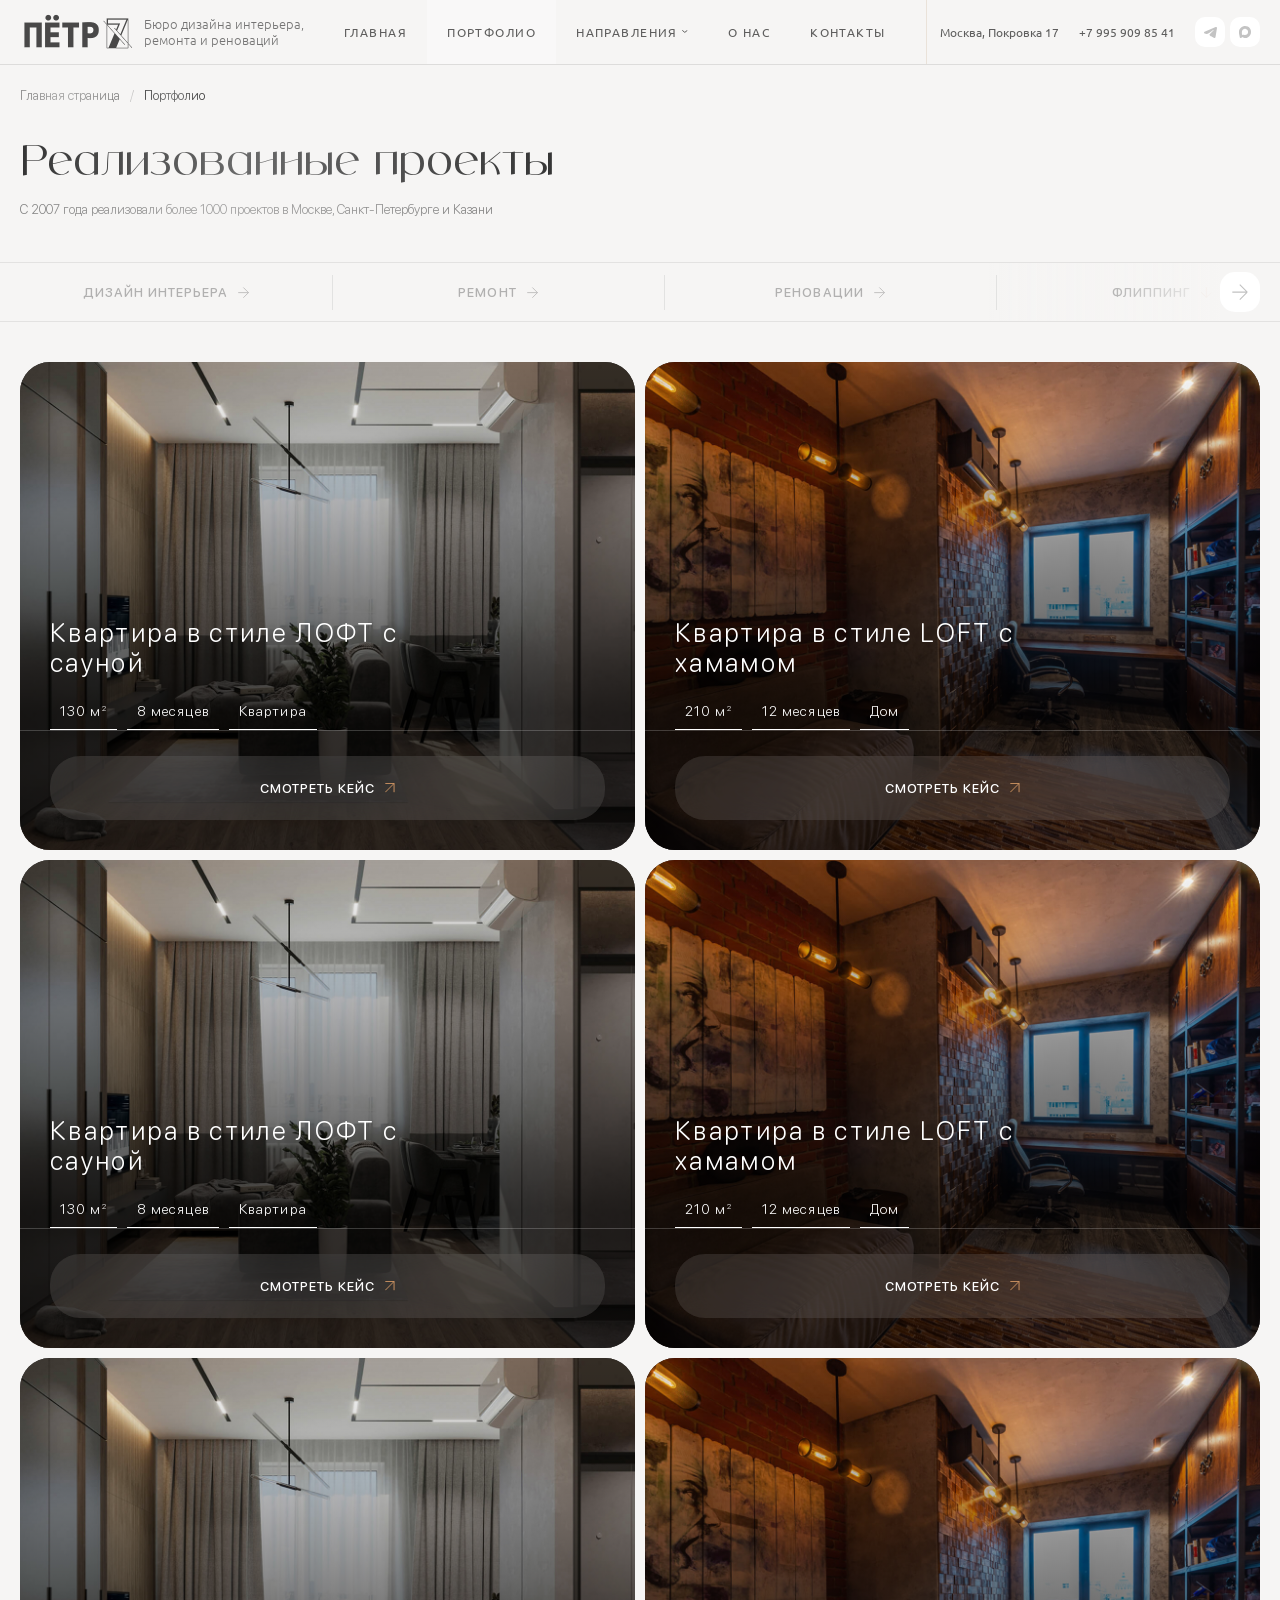
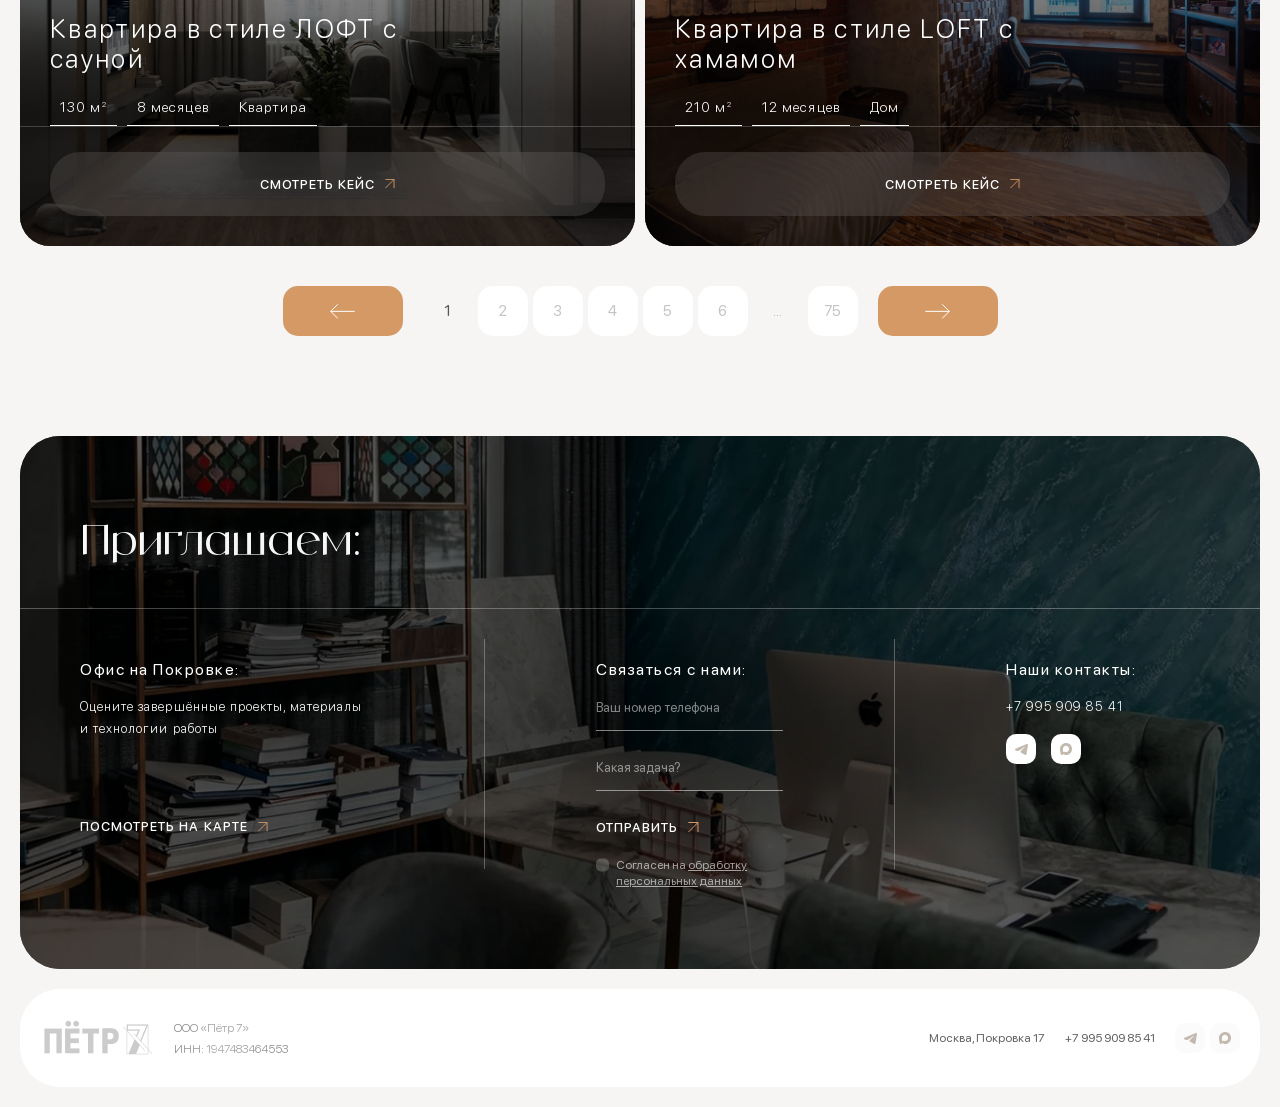
<file: portfolio2.html>
<!DOCTYPE html>
<html lang="ru">
	<head>
		<meta http-equiv="Content-Type" content="text/html; charset=utf-8">

		<!-- Adapting the page for mobile devices -->
		<meta name="viewport" content="width=device-width, initial-scale=1, maximum-scale=1">

		<!-- Prohibition of phone number recognition -->
		<meta name="format-detection" content="telephone=no">
		<meta name="SKYPE_TOOLBAR" content ="SKYPE_TOOLBAR_PARSER_COMPATIBLE">

		<!-- Page title -->
		<title>Заголовок страницы</title>

		<!-- Meta description -->
		<meta name="description" content="">

		<!-- Meta Keywords -->
		<meta name="keywords" content="">

		<!-- Changing the color of the mobile browser panel -->
		<meta name="msapplication-TileColor" content="#353535">
		<meta name="theme-color" content="#353535">

		<!-- Connecting style files -->
		<link rel="stylesheet" href="css/reset.css">
		<link rel="stylesheet" href="css/swiper-bundle.min.css">
		<link rel="stylesheet" href="css/swiper.css">
		<link rel="stylesheet" href="css/fancybox.css">
		<link rel="stylesheet" href="css/styles.css">
		<link rel="stylesheet" href="css/fonts.css">

		<link rel="stylesheet" href="css/response_1439.css" media="print, (max-width: 1439px)">
		<link rel="stylesheet" href="css/response_1279.css" media="print, (max-width: 1279px)">
		<link rel="stylesheet" href="css/response_1023.css" media="print, (max-width: 1023px)">
		<link rel="stylesheet" href="css/response_767.css" media="print, (max-width: 767px)">
	</head>

	<body>
		<div class="wrap">
			<div class="main">
				<header>
					<div class="cont">
						<a href="/" class="logo">
							<img src="images/logo.png" alt="">

							<span>Бюро дизайна интерьера,<br> ремонта и реноваций</span>
						</a>

						<nav class="menu">
							<div class="item">
								<a href="/">
									<span>Главная</span>
								</a>
							</div>

							<div class="item">
								<a class="active">
									<span>Портфолио</span>
								</a>
							</div>

							<div class="item">
								<a href="/" class="sub_link">
									<span>Направления</span>

									<svg class="arr"><use xlink:href="images/sprite.svg#ic_arr_ver"></use></svg>
								</a>

								<div class="sub">
									<div><a href="/">Дизайн интерьера</a></div>

									<div><a href="/">Ремонт квартир</a></div>

									<div><a href="/">Реновации</a></div>

									<div><a href="/">Флипинг</a></div>
								</div>
							</div>

							<div class="item">
								<a href="/">
									<span>О нас</span>
								</a>
							</div>

							<div class="item">
								<a href="/">
									<span>Контакты</span>
								</a>
							</div>
						</nav>

						<div class="address">Москва, Покровка 17</div>

						<div class="phone">
							<a href="tel:+7 995 909 85 41">+7 995 909 85 41</a>
						</div>

						<div class="messengers">
							<a href="/" target="_blank" rel="noopener nofollow" class="tg_link">
								<svg class="icon"><use xlink:href="images/sprite.svg#ic_tg"></use></svg>
							</a>

							<a href="/" target="_blank" rel="noopener nofollow" class="max_link">
								<svg class="icon"><use xlink:href="images/sprite.svg#ic_max"></use></svg>
							</a>
						</div>
					</div>
				</header>


				<section class="mob_header">
					<div class="cont">
						<div class="top">
							<a href="/" class="logo">
								<img src="images/logo_mob.png" alt="">
							</a>

							<div class="btns">
								<a href="tel:+7 995 909 85 41" class="btn phone_link">
									<svg class="icon"><use xlink:href="images/sprite.svg#ic_phone"></use></svg>
								</a>

								<a href="/" target="_blank" rel="noopener nofollow" class="btn tg_link">
									<svg class="icon"><use xlink:href="images/sprite.svg#ic_tg"></use></svg>
								</a>

								<a href="/" target="_blank" rel="noopener nofollow" class="btn max_link">
									<svg class="icon"><use xlink:href="images/sprite.svg#ic_max"></use></svg>
								</a>

								<button class="btn mob_menu_btn">
									<svg class="icon"><use xlink:href="images/sprite.svg#ic_menu"></use></svg>
								</button>
							</div>
						</div>

						<div class="bottom">
							<div class="name text_gradient">Бюро дизайна интерьера,<br> ремонта и реноваций</div>

							<div class="address">Москва,<br> Покровка 17</div>
						</div>
					</div>
				</section>


				<section class="mob_menu">
					<button class="close_btn">
						<svg class="icon"><use xlink:href="images/sprite.svg#ic_close"></use></svg>
					</button>

					<div class="links">
						<div><a href="/">Главная</a></div>

						<div><a href="/">Портфолио</a></div>

						<div><a href="/">Дизайн интерьера</a></div>

						<div><a href="/">Ремонт квартир</a></div>

						<div><a href="/">Реновации</a></div>

						<div><a href="/">Флиппинг</a></div>

						<div><a href="/">Контакты</a></div>
					</div>
				</section>


				<section class="page_head">
					<div class="cont l_w">
						<div class="breadcrumbs">
							<a href="/" class="text_gradient">Главная страница</a>

							<span class="sep text_gradient">/</span>

							<span class="current text_gradient">Портфолио</span>
						</div>

						<h1 class="page_title text_gradient">Реализованные проекты</h1>

						<div class="page_desc text_gradient">С 2007 года реализовали более 1000 проектов в Москве, Санкт-Петербурге и Казани</div>

						<div class="page_links">
							<div class="swiper four_slides">
								<div class="swiper-wrapper">
									<div class="swiper-slide">
										<a href="/">
											<span>ДИЗАЙН ИНТЕРЬЕРА</span>

											<svg class="icon"><use xlink:href="images/sprite.svg#ic_arrow_hor"></use></svg>
										</a>
									</div>

									<div class="swiper-slide">
										<a href="/">
											<span>РЕМОНТ</span>

											<svg class="icon"><use xlink:href="images/sprite.svg#ic_arrow_hor"></use></svg>
										</a>
									</div>

									<div class="swiper-slide">
										<a href="/">
											<span>РЕНОВАЦИИ</span>

											<svg class="icon"><use xlink:href="images/sprite.svg#ic_arrow_hor"></use></svg>
										</a>
									</div>

									<div class="swiper-slide">
										<a class="active">
											<span>ФЛИППИНГ</span>

											<svg class="icon"><use xlink:href="images/sprite.svg#ic_arrow_hor"></use></svg>
										</a>
									</div>
								</div>

								<button class="swiper-button-prev">
									<span>
										<svg class="icon"><use xlink:href="images/sprite.svg#ic_arrow_hor"></use></svg>
									</span>
								</button>

								<button class="swiper-button-next">
									<span>
										<svg class="icon"><use xlink:href="images/sprite.svg#ic_arrow_hor"></use></svg>
									</span>
								</button>
							</div>
						</div>
					</div>
				</section>


				<section class="portfolio block xl_m">
					<div class="cont">
						<div class="grid_row">
							<div class="item l_h">
								<picture class="image">
									<img src="images/tmp/portfolio_image.jpg" alt="" loading="lazy" class="cover">
								</picture>

								<div class="info">
									<div class="title">Квартира в стиле ЛОФТ с сауной</div>

									<div class="features">
										<div>130 м<sup>2</sup></div>
										<div>8 месяцев</div>
										<div>Квартира</div>
									</div>

									<div class="link">
										<a href="/">
											<span>СМОТРЕТЬ КЕЙС</span>

											<svg class="icon"><use xlink:href="images/sprite.svg#ic_arrow_diagonal"></use></svg>
										</a>
									</div>
								</div>
							</div>

							<div class="item l_h">
								<picture class="image">
									<img src="images/tmp/portfolio_image2.jpg" alt="" loading="lazy" class="cover">
								</picture>

								<div class="info">
									<div class="title">Квартира в стиле LOFT с хамамом</div>

									<div class="features">
										<div>210 м<sup>2</sup></div>
										<div>12 месяцев</div>
										<div>Дом</div>
									</div>

									<div class="link">
										<a href="/">
											<span>СМОТРЕТЬ КЕЙС</span>

											<svg class="icon"><use xlink:href="images/sprite.svg#ic_arrow_diagonal"></use></svg>
										</a>
									</div>
								</div>
							</div>

							<div class="item l_h">
								<picture class="image">
									<img src="images/tmp/portfolio_image.jpg" alt="" loading="lazy" class="cover">
								</picture>

								<div class="info">
									<div class="title">Квартира в стиле ЛОФТ с сауной</div>

									<div class="features">
										<div>130 м<sup>2</sup></div>
										<div>8 месяцев</div>
										<div>Квартира</div>
									</div>

									<div class="link">
										<a href="/">
											<span>СМОТРЕТЬ КЕЙС</span>

											<svg class="icon"><use xlink:href="images/sprite.svg#ic_arrow_diagonal"></use></svg>
										</a>
									</div>
								</div>
							</div>

							<div class="item l_h">
								<picture class="image">
									<img src="images/tmp/portfolio_image2.jpg" alt="" loading="lazy" class="cover">
								</picture>

								<div class="info">
									<div class="title">Квартира в стиле LOFT с хамамом</div>

									<div class="features">
										<div>210 м<sup>2</sup></div>
										<div>12 месяцев</div>
										<div>Дом</div>
									</div>

									<div class="link">
										<a href="/">
											<span>СМОТРЕТЬ КЕЙС</span>

											<svg class="icon"><use xlink:href="images/sprite.svg#ic_arrow_diagonal"></use></svg>
										</a>
									</div>
								</div>
							</div>

							<div class="item l_h">
								<picture class="image">
									<img src="images/tmp/portfolio_image.jpg" alt="" loading="lazy" class="cover">
								</picture>

								<div class="info">
									<div class="title">Квартира в стиле ЛОФТ с сауной</div>

									<div class="features">
										<div>130 м<sup>2</sup></div>
										<div>8 месяцев</div>
										<div>Квартира</div>
									</div>

									<div class="link">
										<a href="/">
											<span>СМОТРЕТЬ КЕЙС</span>

											<svg class="icon"><use xlink:href="images/sprite.svg#ic_arrow_diagonal"></use></svg>
										</a>
									</div>
								</div>
							</div>

							<div class="item l_h">
								<picture class="image">
									<img src="images/tmp/portfolio_image2.jpg" alt="" loading="lazy" class="cover">
								</picture>

								<div class="info">
									<div class="title">Квартира в стиле LOFT с хамамом</div>

									<div class="features">
										<div>210 м<sup>2</sup></div>
										<div>12 месяцев</div>
										<div>Дом</div>
									</div>

									<div class="link">
										<a href="/">
											<span>СМОТРЕТЬ КЕЙС</span>

											<svg class="icon"><use xlink:href="images/sprite.svg#ic_arrow_diagonal"></use></svg>
										</a>
									</div>
								</div>
							</div>
						</div>

						<div class="pagination">
							<a href="/" class="prev">
								<svg class="icon"><use xlink:href="images/sprite.svg#ic_arrow_hor_big"></use></svg>
							</a>

							<a class="active">1</a>

							<a href="/">2</a>

							<a href="/">3</a>

							<a href="/">4</a>

							<a href="/" class="hide">5</a>

							<a href="/" class="hide">6</a>

							<div class="sep">...</div>

							<a href="/">75</a>

							<a href="/" class="next">
								<svg class="icon"><use xlink:href="images/sprite.svg#ic_arrow_hor_big"></use></svg>
							</a>
						</div>
					</div>
				</section>


				<section class="contacts_block">
					<div class="data">
						<div class="cont">
							<div class="block_head xl_m">
								<div class="title">Приглашаем:</div>
							</div>

							<div class="row">
								<div class="col">
									<div class="office">
										<div class="title">Офис на Покровке:</div>

										<div class="desc">Оцените завершённые проекты, материалы и технологии работы</div>
									</div>

									<div class="map_link">
										<a href="/">
											<span>ПОСМОТРЕТЬ НА КАРТЕ</span>

											<svg class="icon"><use xlink:href="images/sprite.svg#ic_arrow_diagonal"></use></svg>
										</a>
									</div>
								</div>

								<div class="sep"></div>

								<div class="feedback">
									<div class="title">Связаться с нами:</div>

									<form action="" class="form">
										<div class="line">
											<div class="field">
												<input type="tel" name="" value="" class="input" placeholder="Ваш номер телефона">
											</div>
										</div>

										<div class="line">
											<div class="field">
												<input type="text" name="" value="" class="input" placeholder="Какая задача?">
											</div>
										</div>

										<div class="submit">
											<button type="submit" class="submit_btn">
												<span>ОТПРАВИТЬ</span>

												<svg class="icon"><use xlink:href="images/sprite.svg#ic_arrow_diagonal"></use></svg>
											</button>
										</div>

										<div class="agree">
											<div class="field">
												<label class="checkbox">
													<input type="checkbox" name="agree">

													<div class="check"></div>

													<div>Согласен на <a href="/" target="_blank">обработку персональных данных</a></div>
												</label>
											</div>
										</div>
									</form>
								</div>

								<div class="sep"></div>

								<div class="contacts">
									<div class="title">Наши контакты:</div>

									<div class="phone">
										<a href="tel:+7 995 909 85 41">+7 995 909 85 41</a>
									</div>

									<div class="messengers">
										<a href="/" target="_blank" rel="noopener nofollow" class="tg_link">
											<svg class="icon"><use xlink:href="images/sprite.svg#ic_tg"></use></svg>
										</a>

										<a href="/" target="_blank" rel="noopener nofollow" class="max_link">
											<svg class="icon"><use xlink:href="images/sprite.svg#ic_max"></use></svg>
										</a>
									</div>
								</div>
							</div>
						</div>

						<picture class="bg">
							<img src="images/tmp/bg_contacts_info.jpg" alt="" loading="lazy" class="cover">
						</picture>
					</div>
				</section>
			</div>


			<footer>
				<div class="data">
					<div class="cont">
						<div class="logo">
							<img src="images/logo.png" alt="">
						</div>

						<div class="copyright">
							<div class="text_gradient">ООО «Пётр 7»</div>

							<div class="text_gradient">ИНН: 1947483464553</div>
						</div>

						<div class="address">Москва, Покровка 17</div>

						<div class="phone">
							<a href="tel:+7 995 909 85 41">+7 995 909 85 41</a>
						</div>

						<div class="messengers">
							<a href="/" target="_blank" rel="noopener nofollow" class="tg_link">
								<svg class="icon"><use xlink:href="images/sprite.svg#ic_tg"></use></svg>
							</a>

							<a href="/" target="_blank" rel="noopener nofollow" class="max_link">
								<svg class="icon"><use xlink:href="images/sprite.svg#ic_max"></use></svg>
							</a>
						</div>
					</div>
				</div>
			</footer>


			<div class="overlay"></div>
		</div>


		<!-- Connecting javascript files -->
		<script src="js/jquery-3.7.1.min.js"></script>
		<script src="js/functions.js"></script>
		<script src="js/swiper-bundle.min.js"></script>
		<script src="js/fancybox.js"></script>
		<script src="js/imask.js"></script>
		<script src="js/scripts.js"></script>
	</body>
</html>
</file>
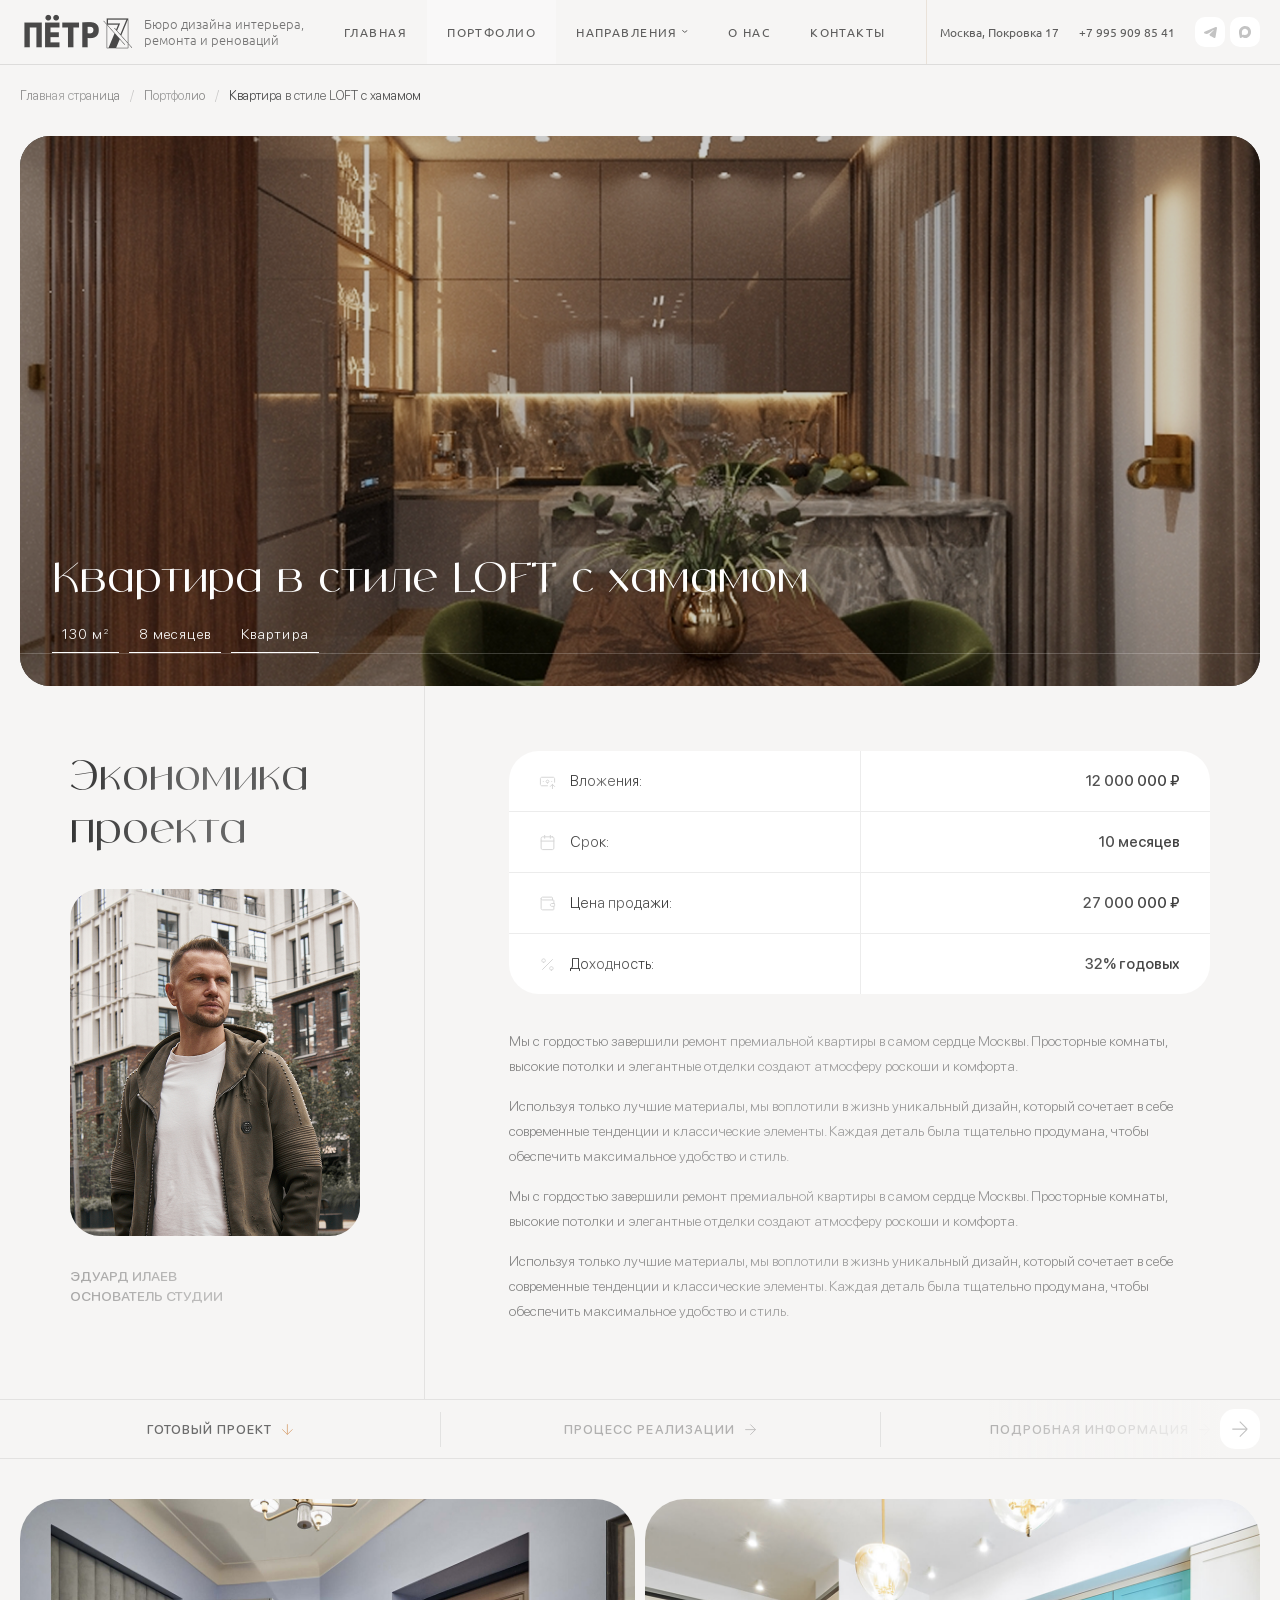
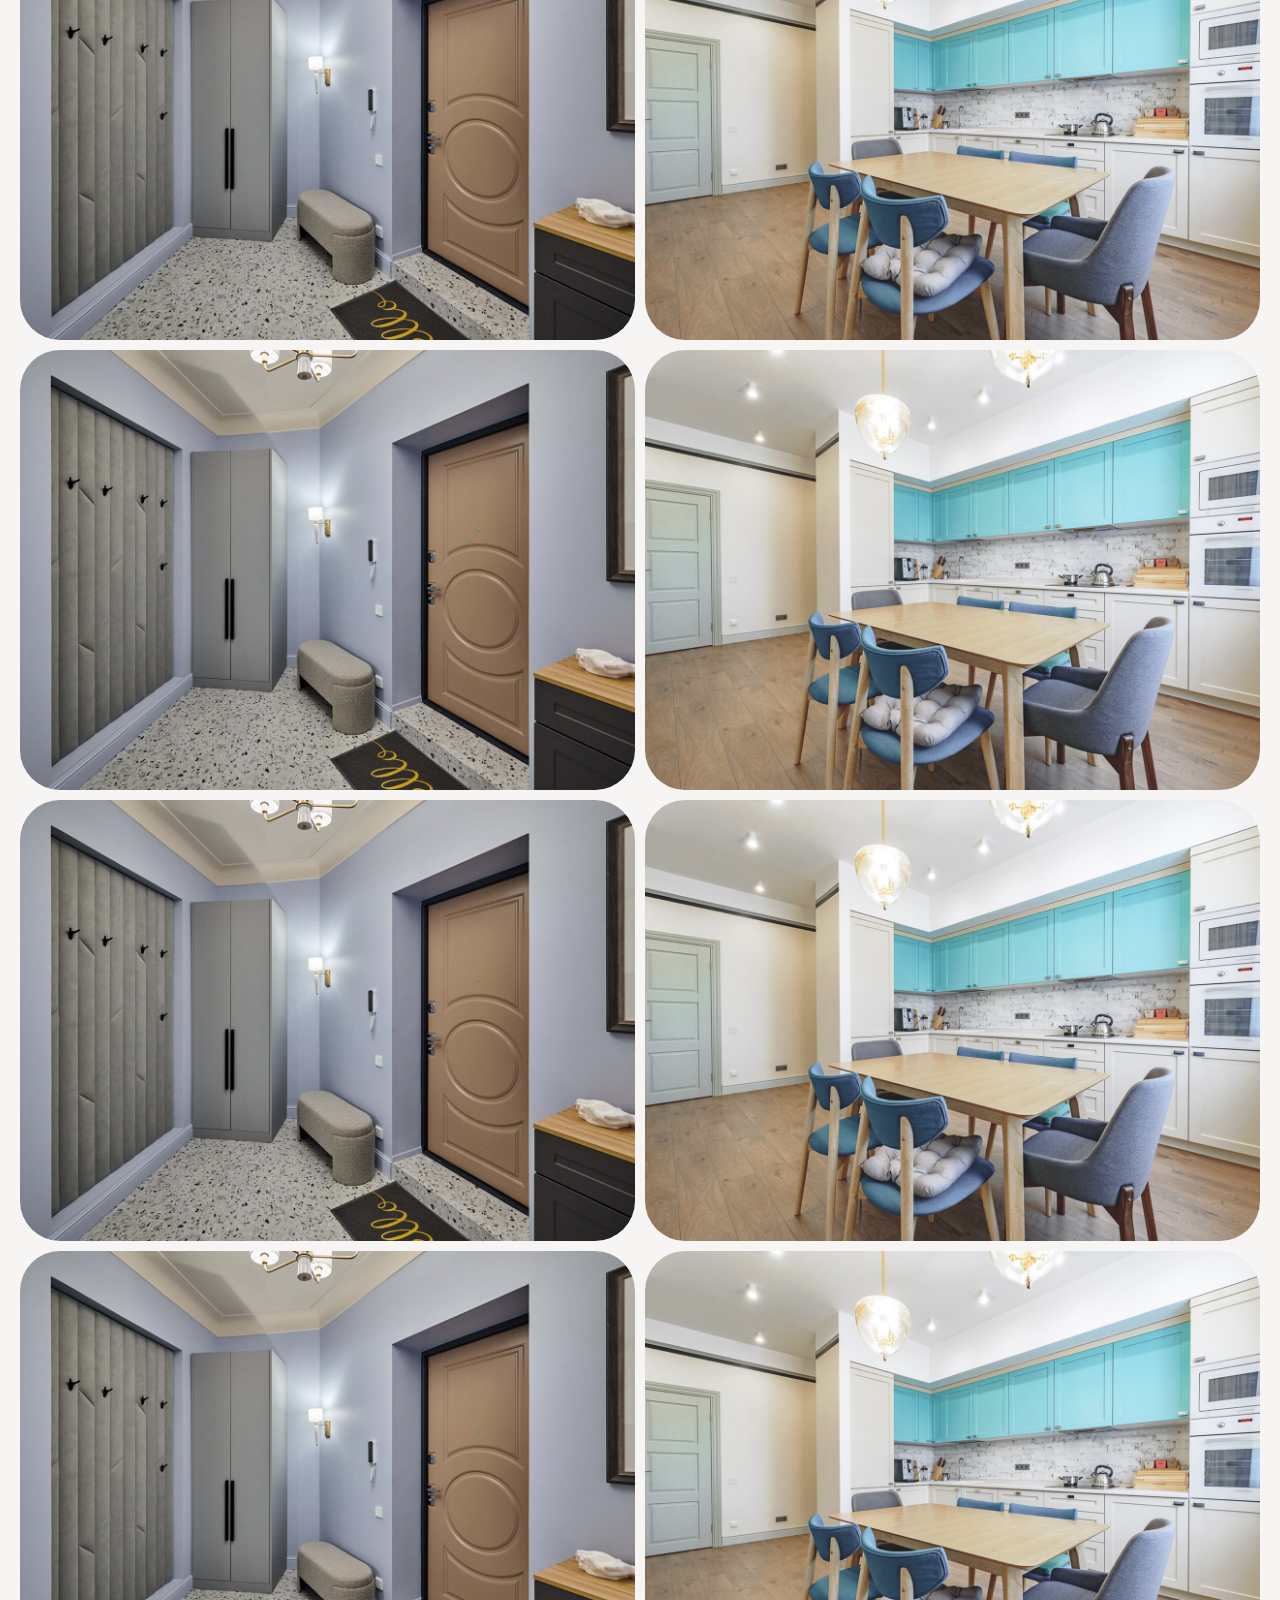
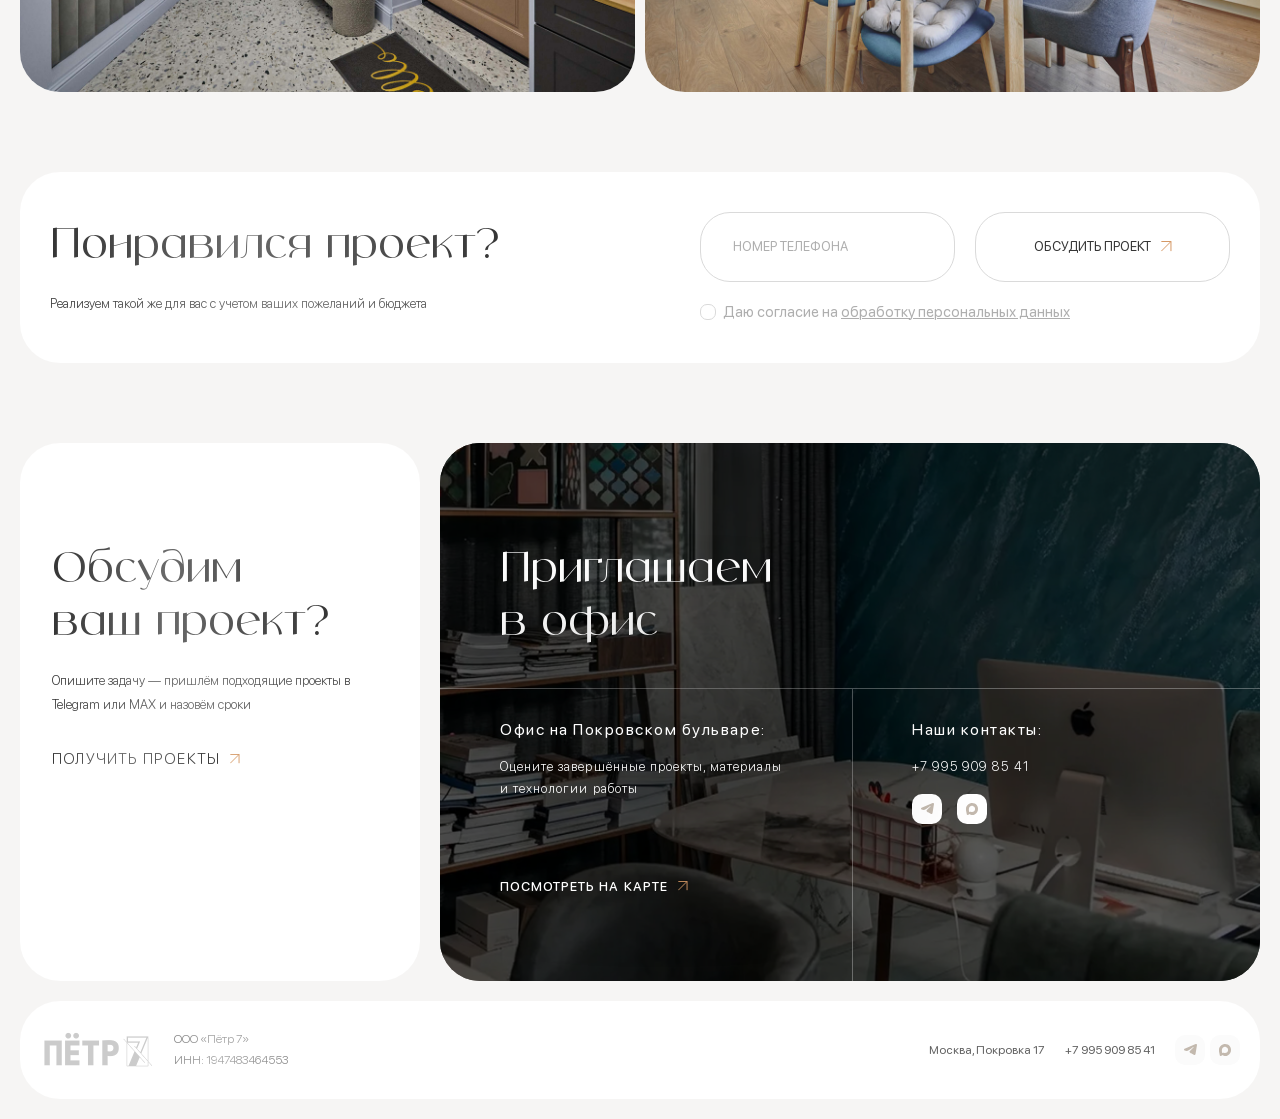
<file: portfolio2_item.html>
<!DOCTYPE html>
<html lang="ru">
	<head>
		<meta http-equiv="Content-Type" content="text/html; charset=utf-8">

		<!-- Adapting the page for mobile devices -->
		<meta name="viewport" content="width=device-width, initial-scale=1, maximum-scale=1">

		<!-- Prohibition of phone number recognition -->
		<meta name="format-detection" content="telephone=no">
		<meta name="SKYPE_TOOLBAR" content ="SKYPE_TOOLBAR_PARSER_COMPATIBLE">

		<!-- Page title -->
		<title>Заголовок страницы</title>

		<!-- Meta description -->
		<meta name="description" content="">

		<!-- Meta Keywords -->
		<meta name="keywords" content="">

		<!-- Changing the color of the mobile browser panel -->
		<meta name="msapplication-TileColor" content="#353535">
		<meta name="theme-color" content="#353535">

		<!-- Connecting style files -->
		<link rel="stylesheet" href="css/reset.css">
		<link rel="stylesheet" href="css/swiper-bundle.min.css">
		<link rel="stylesheet" href="css/swiper.css">
		<link rel="stylesheet" href="css/fancybox.css">
		<link rel="stylesheet" href="css/styles.css">
		<link rel="stylesheet" href="css/fonts.css">

		<link rel="stylesheet" href="css/response_1439.css" media="print, (max-width: 1439px)">
		<link rel="stylesheet" href="css/response_1279.css" media="print, (max-width: 1279px)">
		<link rel="stylesheet" href="css/response_1023.css" media="print, (max-width: 1023px)">
		<link rel="stylesheet" href="css/response_767.css" media="print, (max-width: 767px)">
	</head>

	<body>
		<div class="wrap">
			<div class="main">
				<header>
					<div class="cont">
						<a href="/" class="logo">
							<img src="images/logo.png" alt="">

							<span>Бюро дизайна интерьера,<br> ремонта и реноваций</span>
						</a>

						<nav class="menu">
							<div class="item">
								<a href="/">
									<span>Главная</span>
								</a>
							</div>

							<div class="item">
								<a class="active">
									<span>Портфолио</span>
								</a>
							</div>

							<div class="item">
								<a href="/" class="sub_link">
									<span>Направления</span>

									<svg class="arr"><use xlink:href="images/sprite.svg#ic_arr_ver"></use></svg>
								</a>

								<div class="sub">
									<div><a href="/">Дизайн интерьера</a></div>

									<div><a href="/">Ремонт квартир</a></div>

									<div><a href="/">Реновации</a></div>

									<div><a href="/">Флипинг</a></div>
								</div>
							</div>

							<div class="item">
								<a href="/">
									<span>О нас</span>
								</a>
							</div>

							<div class="item">
								<a href="/">
									<span>Контакты</span>
								</a>
							</div>
						</nav>

						<div class="address">Москва, Покровка 17</div>

						<div class="phone">
							<a href="tel:+7 995 909 85 41">+7 995 909 85 41</a>
						</div>

						<div class="messengers">
							<a href="/" target="_blank" rel="noopener nofollow" class="tg_link">
								<svg class="icon"><use xlink:href="images/sprite.svg#ic_tg"></use></svg>
							</a>

							<a href="/" target="_blank" rel="noopener nofollow" class="max_link">
								<svg class="icon"><use xlink:href="images/sprite.svg#ic_max"></use></svg>
							</a>
						</div>
					</div>
				</header>


				<section class="mob_header">
					<div class="cont">
						<div class="top">
							<a href="/" class="logo">
								<img src="images/logo_mob.png" alt="">
							</a>

							<div class="btns">
								<a href="tel:+7 995 909 85 41" class="btn phone_link">
									<svg class="icon"><use xlink:href="images/sprite.svg#ic_phone"></use></svg>
								</a>

								<a href="/" target="_blank" rel="noopener nofollow" class="btn tg_link">
									<svg class="icon"><use xlink:href="images/sprite.svg#ic_tg"></use></svg>
								</a>

								<a href="/" target="_blank" rel="noopener nofollow" class="btn max_link">
									<svg class="icon"><use xlink:href="images/sprite.svg#ic_max"></use></svg>
								</a>

								<button class="btn mob_menu_btn">
									<svg class="icon"><use xlink:href="images/sprite.svg#ic_menu"></use></svg>
								</button>
							</div>
						</div>

						<div class="bottom">
							<div class="name text_gradient">Бюро дизайна интерьера,<br> ремонта и реноваций</div>

							<div class="address">Москва,<br> Покровка 17</div>
						</div>
					</div>
				</section>


				<section class="mob_menu">
					<button class="close_btn">
						<svg class="icon"><use xlink:href="images/sprite.svg#ic_close"></use></svg>
					</button>

					<div class="links">
						<div><a href="/">Главная</a></div>

						<div><a href="/">Портфолио</a></div>

						<div><a href="/">Дизайн интерьера</a></div>

						<div><a href="/">Ремонт квартир</a></div>

						<div><a href="/">Реновации</a></div>

						<div><a href="/">Флиппинг</a></div>

						<div><a href="/">Контакты</a></div>
					</div>
				</section>


				<section class="page_head s_m">
					<div class="cont l_w">
						<div class="breadcrumbs no_m">
							<a href="/" class="text_gradient">Главная страница</a>

							<span class="sep text_gradient">/</span>

							<a href="/" class="text_gradient">Портфолио</a>

							<span class="sep text_gradient">/</span>

							<span class="current text_gradient">Квартира в стиле LOFT с хамамом</span>
						</div>
					</div>
				</section>


				<section class="portfolio_info">
					<div class="cont">
						<div class="data">
							<h1 class="title">Квартира в стиле LOFT с хамамом</h1>

							<div class="features">
								<div>130 м<sup>2</sup></div>
								<div>8 месяцев</div>
								<div>Квартира</div>
							</div>

							<picture class="image">
								<img src="images/tmp/portfolio_info_image.jpg" alt="" loading="lazy" class="cover">
							</picture>
						</div>
					</div>
				</section>


				<section class="project_economics">
					<div class="cont">
						<div class="col">
							<div class="block_head l_m">
								<div class="title text_gradient">Экономика проекта</div>
							</div>

							<div class="person">
								<picture class="photo">
									<img src="images/tmp/big_boss_photo2.jpg" alt="" loading="lazy" class="cover">
								</picture>

								<div class="name text_gradient">Эдуард Илаев<br> Основатель студии</div>
							</div>
						</div>

						<div class="data">
							<div class="info">
								<div>
									<div class="label">
										<svg class="icon"><use xlink:href="images/sprite.svg#ic_investment"></use></svg>

										<span class="text_gradient">Вложения:</span>
									</div>

									<div class="val text_gradient">12 000 000 ₽</div>
								</div>

								<div>
									<div class="label">
										<svg class="icon"><use xlink:href="images/sprite.svg#ic_calendar"></use></svg>

										<span class="text_gradient">Срок:</span>
									</div>

									<div class="val text_gradient">10 месяцев</div>
								</div>

								<div>
									<div class="label">
										<svg class="icon"><use xlink:href="images/sprite.svg#ic_wallet"></use></svg>

										<span class="text_gradient">Цена продажи:</span>
									</div>

									<div class="val text_gradient">27 000 000 ₽</div>
								</div>

								<div>
									<div class="label">
										<svg class="icon"><use xlink:href="images/sprite.svg#ic_percents"></use></svg>

										<span class="text_gradient">Доходность:</span>
									</div>

									<div class="val text_gradient">32% годовых</div>
								</div>
							</div>

							<div class="text_block text_gradient">
								<p>Мы с гордостью завершили ремонт премиальной квартиры в самом сердце Москвы. Просторные комнаты, высокие потолки и элегантные отделки создают атмосферу роскоши и комфорта.</p>

								<p>Используя только лучшие материалы, мы воплотили в жизнь уникальный дизайн, который сочетает в себе современные тенденции и классические элементы. Каждая деталь была тщательно продумана, чтобы обеспечить максимальное удобство и стиль.</p>

								<p>Мы с гордостью завершили ремонт премиальной квартиры в самом сердце Москвы. Просторные комнаты, высокие потолки и элегантные отделки создают атмосферу роскоши и комфорта.</p>

								<p>Используя только лучшие материалы, мы воплотили в жизнь уникальный дизайн, который сочетает в себе современные тенденции и классические элементы. Каждая деталь была тщательно продумана, чтобы обеспечить максимальное удобство и стиль.</p>
							</div>
						</div>

						<div class="person mob">
							<picture class="photo">
								<img src="images/tmp/big_boss_photo2.jpg" alt="" loading="lazy" class="cover">
							</picture>

							<div class="name text_gradient">Эдуард Илаев<br> Основатель студии</div>
						</div>
					</div>
				</section>


				<section class="portfolio_data block tabs_container">
					<div class="cont l_w">
						<div class="swiper tabs three_slides">
							<div class="swiper-wrapper">
								<div class="swiper-slide">
									<button data-content="#tab1" data-level="level1" class="btn active">
										<span>ГОТОВЫЙ ПРОЕКТ</span>

										<svg class="icon"><use xlink:href="images/sprite.svg#ic_arrow_hor"></use></svg>
									</button>
								</div>

								<div class="swiper-slide">
									<button data-content="#tab2" data-level="level1" class="btn">
										<span>ПРОЦЕСС РЕАЛИЗАЦИИ</span>

										<svg class="icon"><use xlink:href="images/sprite.svg#ic_arrow_hor"></use></svg>
									</button>
								</div>

								<div class="swiper-slide">
									<button data-content="#tab3" data-level="level1" class="btn">
										<span>ПОДРОБНАЯ ИНФОРМАЦИЯ</span>

										<svg class="icon"><use xlink:href="images/sprite.svg#ic_arrow_hor"></use></svg>
									</button>
								</div>
							</div>

							<button class="swiper-button-prev">
								<span>
									<svg class="icon"><use xlink:href="images/sprite.svg#ic_arrow_hor"></use></svg>
								</span>
							</button>

							<button class="swiper-button-next">
								<span>
									<svg class="icon"><use xlink:href="images/sprite.svg#ic_arrow_hor"></use></svg>
								</span>
							</button>
						</div>

						<div class="tab_content level1 active" id="tab1">
							<div class="portfolio_gallery">
								<div class="grid_row">
									<a href="images/tmp/portfolio_gallery_thumb1.jpg" class="item fancy_img" data-fancybox="gallery1">
										<picture class="thumb">
											<img src="images/tmp/portfolio_gallery_thumb1.jpg" alt="" loading="lazy" class="cover">
										</picture>
									</a>

									<a href="images/tmp/portfolio_gallery_thumb1.jpg" class="item fancy_img" data-fancybox="gallery1">
										<picture class="thumb">
											<img src="images/tmp/portfolio_gallery_thumb2.jpg" alt="" loading="lazy" class="cover">
										</picture>
									</a>

									<a href="images/tmp/portfolio_gallery_thumb1.jpg" class="item fancy_img" data-fancybox="gallery1">
										<picture class="thumb">
											<img src="images/tmp/portfolio_gallery_thumb1.jpg" alt="" loading="lazy" class="cover">
										</picture>
									</a>

									<a href="images/tmp/portfolio_gallery_thumb1.jpg" class="item fancy_img" data-fancybox="gallery1">
										<picture class="thumb">
											<img src="images/tmp/portfolio_gallery_thumb2.jpg" alt="" loading="lazy" class="cover">
										</picture>
									</a>

									<a href="images/tmp/portfolio_gallery_thumb1.jpg" class="item fancy_img" data-fancybox="gallery1">
										<picture class="thumb">
											<img src="images/tmp/portfolio_gallery_thumb1.jpg" alt="" loading="lazy" class="cover">
										</picture>
									</a>

									<a href="images/tmp/portfolio_gallery_thumb1.jpg" class="item fancy_img" data-fancybox="gallery1">
										<picture class="thumb">
											<img src="images/tmp/portfolio_gallery_thumb2.jpg" alt="" loading="lazy" class="cover">
										</picture>
									</a>

									<a href="images/tmp/portfolio_gallery_thumb1.jpg" class="item fancy_img" data-fancybox="gallery1">
										<picture class="thumb">
											<img src="images/tmp/portfolio_gallery_thumb1.jpg" alt="" loading="lazy" class="cover">
										</picture>
									</a>

									<a href="images/tmp/portfolio_gallery_thumb1.jpg" class="item fancy_img" data-fancybox="gallery1">
										<picture class="thumb">
											<img src="images/tmp/portfolio_gallery_thumb2.jpg" alt="" loading="lazy" class="cover">
										</picture>
									</a>
								</div>
							</div>
						</div>

						<div class="tab_content level1" id="tab2">
							<div class="portfolio_process">
								<div class="section">
									<picture class="image">
										<img src="images/tmp/portfolio_process_thumb.jpg" alt="" loading="lazy">
									</picture>

									<div class="caption">
										<span class="text_gradient">Здесь мы демонтировали штукатурку, а еще сделали это, вот это и вообще очень хорошо у нас все получилось, вот такие мы молодцы умелые удальцы</span>
									</div>
								</div>

								<div class="section">
									<picture class="image">
										<img src="images/tmp/portfolio_process_thumb.jpg" alt="" loading="lazy">
									</picture>

									<div class="caption">
										<span class="text_gradient">Здесь мы демонтировали штукатурку, а еще сделали это, вот это и вообще очень хорошо у нас все получилось, вот такие мы молодцы умелые удальцы</span>
									</div>
								</div>

								<div class="section">
									<picture class="image">
										<img src="images/tmp/portfolio_process_thumb.jpg" alt="" loading="lazy">
									</picture>

									<div class="caption">
										<span class="text_gradient">Здесь мы демонтировали штукатурку, а еще сделали это, вот это и вообще очень хорошо у нас все получилось, вот такие мы молодцы умелые удальцы</span>
									</div>
								</div>
							</div>
						</div>

						<div class="tab_content level1" id="tab3">
							<div class="portfolio_desc text_block">
								<div class="images">
									<img src="images/tmp/portfolio_process_thumb.jpg" alt="" loading="lazy">
								</div>

								<p class="text_gradient">Когда цена ошибки высокая — нужна управляемость: сроки, качество, контроль на каждом этапе. Это возможно, только если не зависишь от цепочек подрядчиков.</p>

								<h2 class="text_gradient">У нас собственная инфраструктура:</h2>

								<p class="text_gradient">Когда цена ошибки высокая — нужна управляемость: сроки, качество, контроль на каждом этапе. Это возможно, только если не зависишь от цепочек подрядчиков. Когда цена ошибки высокая — нужна управляемость: сроки, качество, контроль на каждом этапе. Это возможно, только если не зависишь от цепочек подрядчиков.Когда цена ошибки высокая — нужна управляемость: сроки, качество, контроль на каждом этапе. Это возможно, только если не зависишь от цепочек подрядчиков.</p>

								<hr>

								<p class="text_gradient">Когда цена ошибки высокая — нужна управляемость: сроки, качество, контроль на каждом этапе. Это возможно, только если не зависишь от цепочек подрядчиков.</p>

								<h2 class="text_gradient">У нас собственная инфраструктура:</h2>

								<p class="text_gradient">Когда цена ошибки высокая — нужна управляемость: сроки, качество, контроль на каждом этапе. Это возможно, только если не зависишь от цепочек подрядчиков. Когда цена ошибки высокая — нужна управляемость: сроки, качество, контроль на каждом этапе. Это возможно, только если не зависишь от цепочек подрядчиков.Когда цена ошибки высокая — нужна управляемость: сроки, качество, контроль на каждом этапе. Это возможно, только если не зависишь от цепочек подрядчиков.</p>

								<div class="images">
									<img src="images/tmp/portfolio_process_thumb.jpg" alt="" loading="lazy">

									<img src="images/tmp/portfolio_process_thumb.jpg" alt="" loading="lazy">
								</div>
							</div>
						</div>
					</div>
				</section>


				<section class="action_form block">
					<div class="data">
						<div class="cont l_w">
							<div class="block_head">
								<div class="title text_gradient">Понравился проект?</div>

								<div class="desc text_gradient">Реализуем такой же для вас с учетом ваших пожеланий и бюджета</div>
							</div>

							<form action="" class="form">
								<div class="line">
									<div class="field">
										<input type="tel" name="" value="" class="input" placeholder="НОМЕР ТЕЛЕФОНА">
									</div>
								</div>

								<div class="submit">
									<button type="submit" class="submit_btn">
										<span>ОБСУДИТЬ ПРОЕКТ</span>

										<svg class="icon"><use xlink:href="images/sprite.svg#ic_arrow_diagonal"></use></svg>
									</button>
								</div>

								<div class="agree">
									<div class="field">
										<label class="checkbox">
											<input type="checkbox" name="agree">

											<div class="check"></div>

											<div>Даю согласие на <a href="/" target="_blank">обработку персональных данных</a></div>
										</label>
									</div>
								</div>
							</form>
						</div>
					</div>
				</section>


				<section class="contacts_block">
					<div class="cont l_w row">
						<div class="info">
							<div class="block_head l_m">
								<div class="title text_gradient">Обсудим<br> ваш проект?</div>

								<div class="desc text_gradient">Опишите задачу — пришлём подходящие проекты в Telegram или MAX и назовём сроки</div>
							</div>

							<button class="order_btn">
								<span class="text_gradient">ПОЛУЧИТЬ ПРОЕКТЫ</span>

								<svg class="icon"><use xlink:href="images/sprite.svg#ic_arrow_diagonal"></use></svg>
							</button>
						</div>

						<div class="data">
							<div class="block_head xl_m">
								<div class="title">Приглашаем<br> в офис</div>
							</div>

							<div class="row">
								<div class="col">
									<div class="office">
										<div class="title">Офис на Покровском бульваре:</div>

										<div class="desc">Оцените завершённые проекты, материалы и технологии работы</div>
									</div>

									<div class="map_link">
										<a href="/">
											<span>ПОСМОТРЕТЬ НА КАРТЕ</span>

											<svg class="icon"><use xlink:href="images/sprite.svg#ic_arrow_diagonal"></use></svg>
										</a>
									</div>
								</div>

								<div class="sep"></div>

								<div class="contacts">
									<div class="title">Наши контакты:</div>

									<div class="phone">
										<a href="tel:+7 995 909 85 41">+7 995 909 85 41</a>
									</div>

									<div class="messengers">
										<a href="/" target="_blank" rel="noopener nofollow" class="tg_link">
											<svg class="icon"><use xlink:href="images/sprite.svg#ic_tg"></use></svg>
										</a>

										<a href="/" target="_blank" rel="noopener nofollow" class="max_link">
											<svg class="icon"><use xlink:href="images/sprite.svg#ic_max"></use></svg>
										</a>
									</div>
								</div>
							</div>

							<picture class="bg">
								<img src="images/tmp/bg_contacts_info.jpg" alt="" loading="lazy" class="cover">
							</picture>
						</div>
					</div>
				</section>
			</div>


			<footer>
				<div class="data">
					<div class="cont">
						<div class="logo">
							<img src="images/logo.png" alt="">
						</div>

						<div class="copyright">
							<div class="text_gradient">ООО «Пётр 7»</div>

							<div class="text_gradient">ИНН: 1947483464553</div>
						</div>

						<div class="address">Москва, Покровка 17</div>

						<div class="phone">
							<a href="tel:+7 995 909 85 41">+7 995 909 85 41</a>
						</div>

						<div class="messengers">
							<a href="/" target="_blank" rel="noopener nofollow" class="tg_link">
								<svg class="icon"><use xlink:href="images/sprite.svg#ic_tg"></use></svg>
							</a>

							<a href="/" target="_blank" rel="noopener nofollow" class="max_link">
								<svg class="icon"><use xlink:href="images/sprite.svg#ic_max"></use></svg>
							</a>
						</div>
					</div>
				</div>
			</footer>


			<div class="overlay"></div>
		</div>


		<!-- Connecting javascript files -->
		<script src="js/jquery-3.7.1.min.js"></script>
		<script src="js/functions.js"></script>
		<script src="js/swiper-bundle.min.js"></script>
		<script src="js/fancybox.js"></script>
		<script src="js/imask.js"></script>
		<script src="js/scripts.js"></script>
	</body>
</html>
</file>
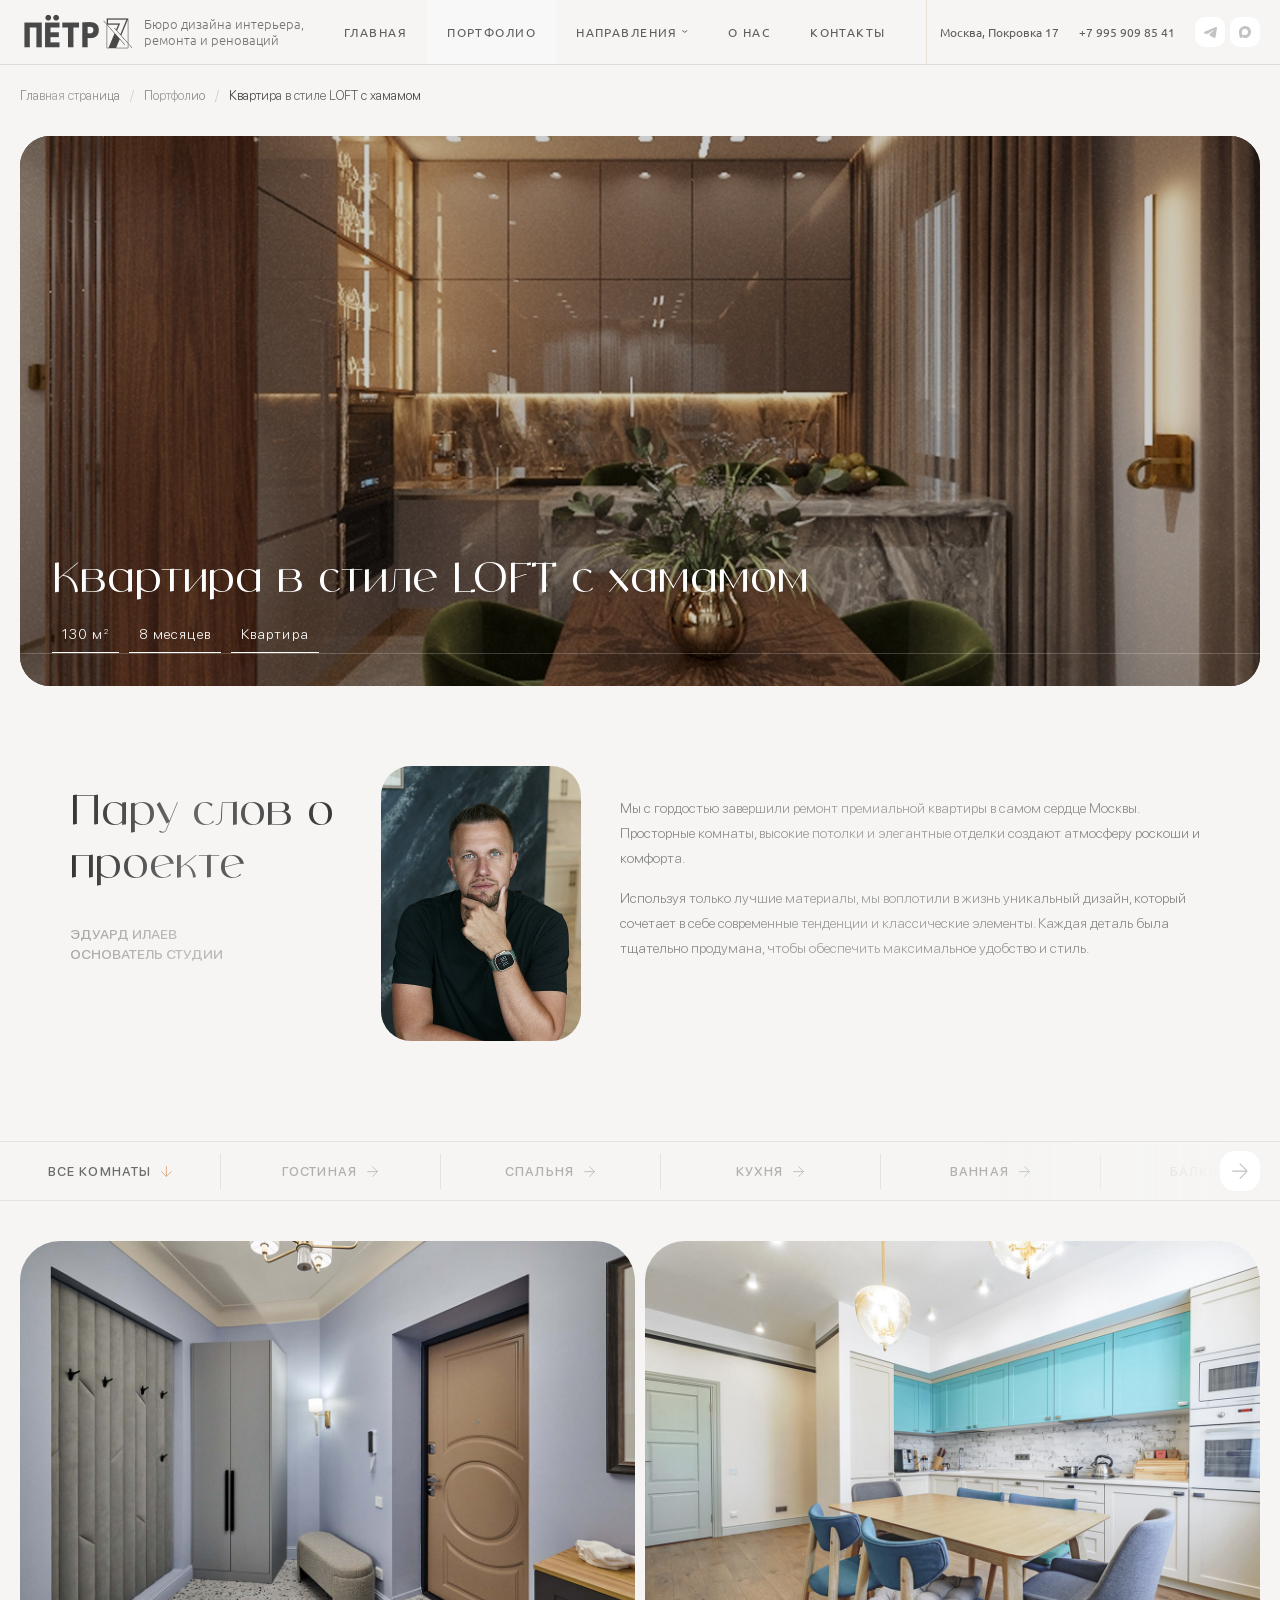
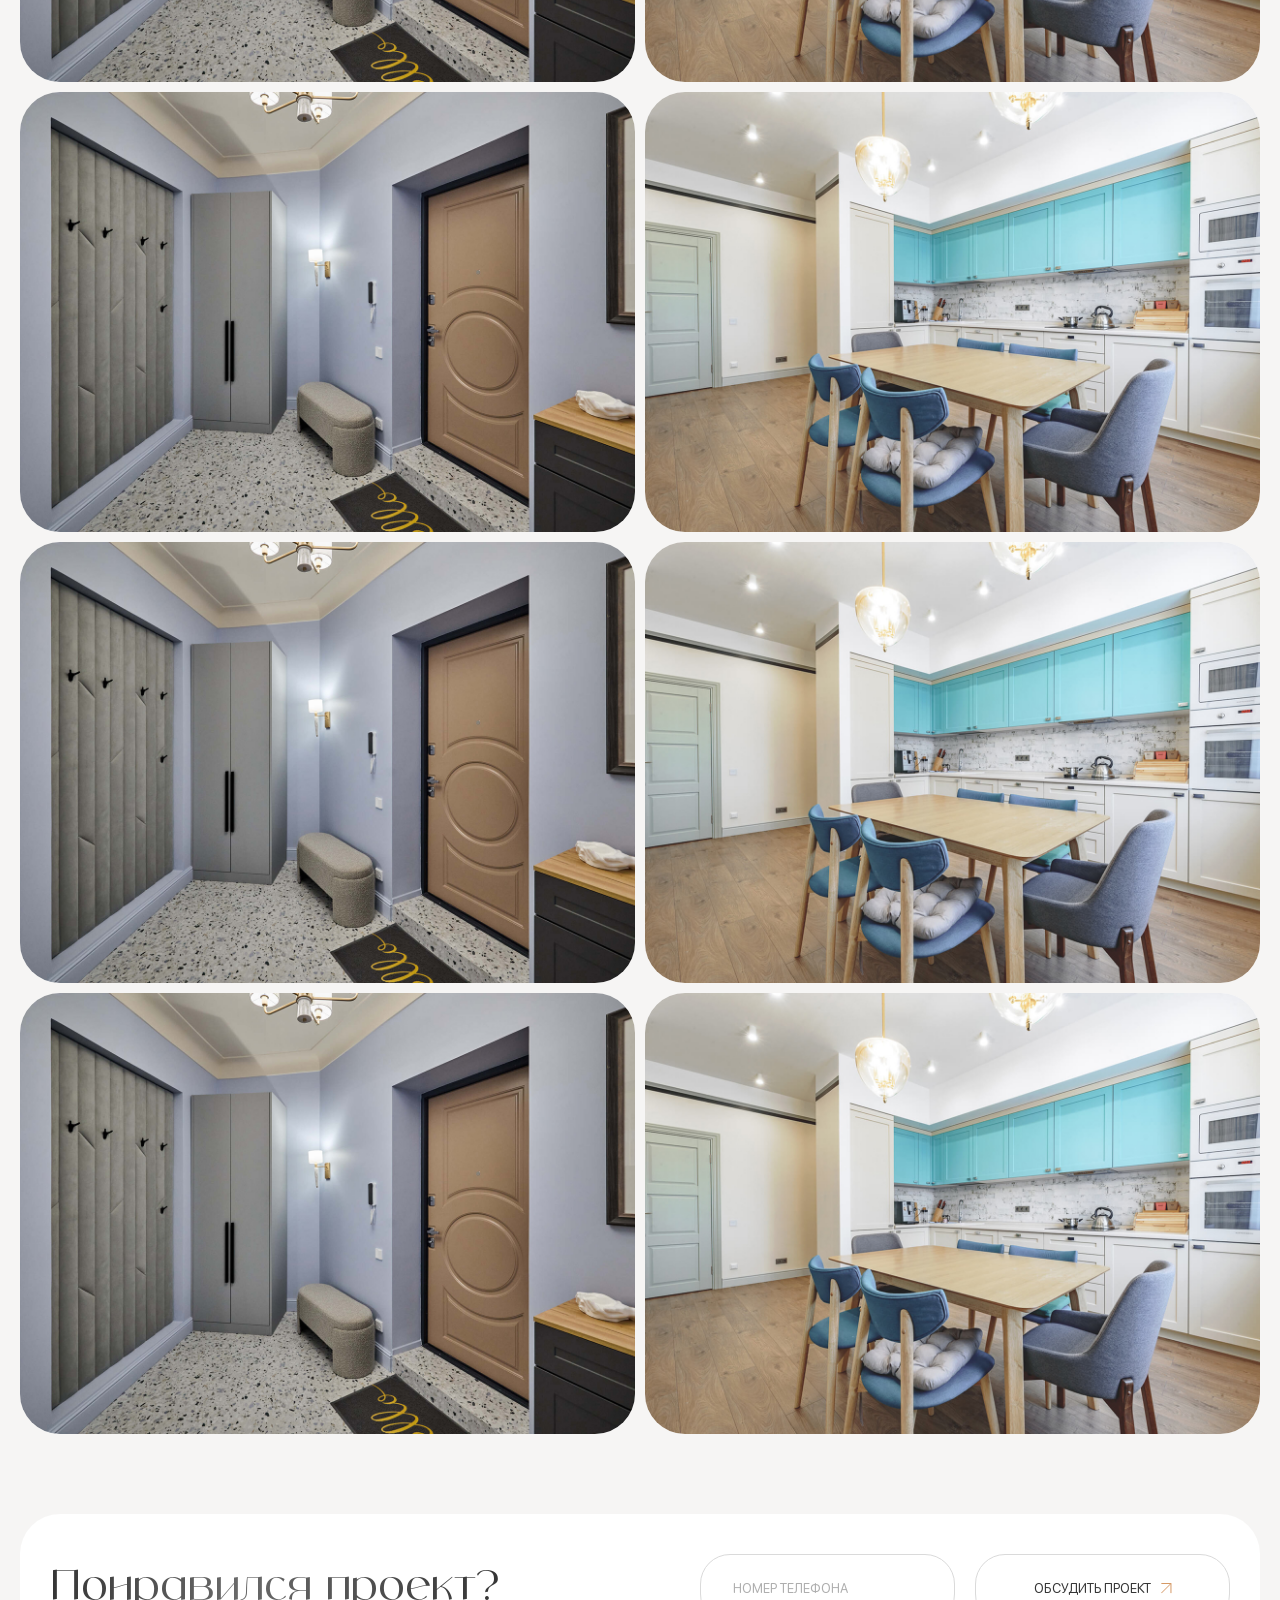
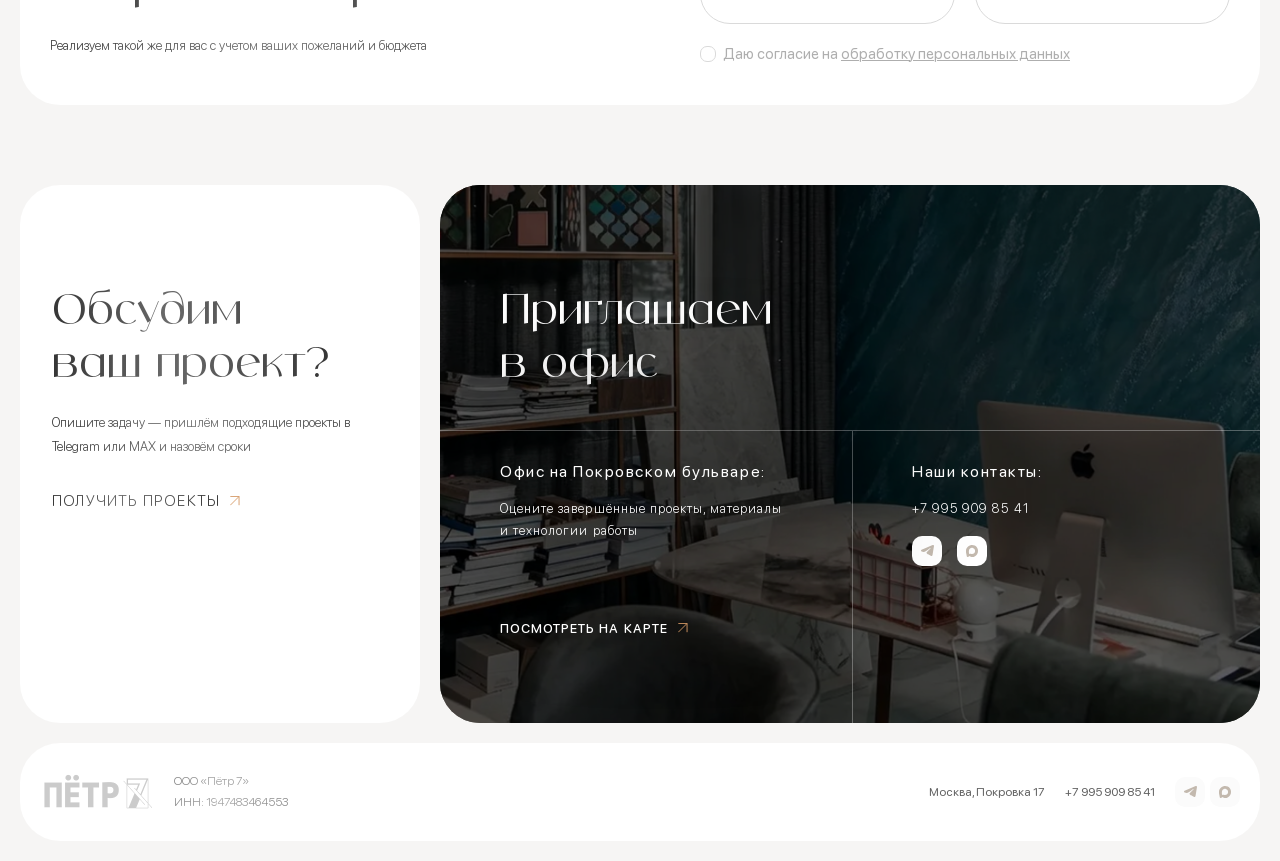
<file: portfolio_item.html>
<!DOCTYPE html>
<html lang="ru">
	<head>
		<meta http-equiv="Content-Type" content="text/html; charset=utf-8">

		<!-- Adapting the page for mobile devices -->
		<meta name="viewport" content="width=device-width, initial-scale=1, maximum-scale=1">

		<!-- Prohibition of phone number recognition -->
		<meta name="format-detection" content="telephone=no">
		<meta name="SKYPE_TOOLBAR" content ="SKYPE_TOOLBAR_PARSER_COMPATIBLE">

		<!-- Page title -->
		<title>Заголовок страницы</title>

		<!-- Meta description -->
		<meta name="description" content="">

		<!-- Meta Keywords -->
		<meta name="keywords" content="">

		<!-- Changing the color of the mobile browser panel -->
		<meta name="msapplication-TileColor" content="#353535">
		<meta name="theme-color" content="#353535">

		<!-- Connecting style files -->
		<link rel="stylesheet" href="css/reset.css">
		<link rel="stylesheet" href="css/swiper-bundle.min.css">
		<link rel="stylesheet" href="css/swiper.css">
		<link rel="stylesheet" href="css/fancybox.css">
		<link rel="stylesheet" href="css/styles.css">
		<link rel="stylesheet" href="css/fonts.css">

		<link rel="stylesheet" href="css/response_1439.css" media="print, (max-width: 1439px)">
		<link rel="stylesheet" href="css/response_1279.css" media="print, (max-width: 1279px)">
		<link rel="stylesheet" href="css/response_1023.css" media="print, (max-width: 1023px)">
		<link rel="stylesheet" href="css/response_767.css" media="print, (max-width: 767px)">
	</head>

	<body>
		<div class="wrap">
			<div class="main">
				<header>
					<div class="cont">
						<a href="/" class="logo">
							<img src="images/logo.png" alt="">

							<span>Бюро дизайна интерьера,<br> ремонта и реноваций</span>
						</a>

						<nav class="menu">
							<div class="item">
								<a href="/">
									<span>Главная</span>
								</a>
							</div>

							<div class="item">
								<a class="active">
									<span>Портфолио</span>
								</a>
							</div>

							<div class="item">
								<a href="/" class="sub_link">
									<span>Направления</span>

									<svg class="arr"><use xlink:href="images/sprite.svg#ic_arr_ver"></use></svg>
								</a>

								<div class="sub">
									<div><a href="/">Дизайн интерьера</a></div>

									<div><a href="/">Ремонт квартир</a></div>

									<div><a href="/">Реновации</a></div>

									<div><a href="/">Флипинг</a></div>
								</div>
							</div>

							<div class="item">
								<a href="/">
									<span>О нас</span>
								</a>
							</div>

							<div class="item">
								<a href="/">
									<span>Контакты</span>
								</a>
							</div>
						</nav>

						<div class="address">Москва, Покровка 17</div>

						<div class="phone">
							<a href="tel:+7 995 909 85 41">+7 995 909 85 41</a>
						</div>

						<div class="messengers">
							<a href="/" target="_blank" rel="noopener nofollow" class="tg_link">
								<svg class="icon"><use xlink:href="images/sprite.svg#ic_tg"></use></svg>
							</a>

							<a href="/" target="_blank" rel="noopener nofollow" class="max_link">
								<svg class="icon"><use xlink:href="images/sprite.svg#ic_max"></use></svg>
							</a>
						</div>
					</div>
				</header>


				<section class="mob_header">
					<div class="cont">
						<div class="top">
							<a href="/" class="logo">
								<img src="images/logo_mob.png" alt="">
							</a>

							<div class="btns">
								<a href="tel:+7 995 909 85 41" class="btn phone_link">
									<svg class="icon"><use xlink:href="images/sprite.svg#ic_phone"></use></svg>
								</a>

								<a href="/" target="_blank" rel="noopener nofollow" class="btn tg_link">
									<svg class="icon"><use xlink:href="images/sprite.svg#ic_tg"></use></svg>
								</a>

								<a href="/" target="_blank" rel="noopener nofollow" class="btn max_link">
									<svg class="icon"><use xlink:href="images/sprite.svg#ic_max"></use></svg>
								</a>

								<button class="btn mob_menu_btn">
									<svg class="icon"><use xlink:href="images/sprite.svg#ic_menu"></use></svg>
								</button>
							</div>
						</div>

						<div class="bottom">
							<div class="name text_gradient">Бюро дизайна интерьера,<br> ремонта и реноваций</div>

							<div class="address">Москва,<br> Покровка 17</div>
						</div>
					</div>
				</section>


				<section class="mob_menu">
					<button class="close_btn">
						<svg class="icon"><use xlink:href="images/sprite.svg#ic_close"></use></svg>
					</button>

					<div class="links">
						<div><a href="/">Главная</a></div>

						<div><a href="/">Портфолио</a></div>

						<div><a href="/">Дизайн интерьера</a></div>

						<div><a href="/">Ремонт квартир</a></div>

						<div><a href="/">Реновации</a></div>

						<div><a href="/">Флиппинг</a></div>

						<div><a href="/">Контакты</a></div>
					</div>
				</section>


				<section class="page_head s_m">
					<div class="cont l_w">
						<div class="breadcrumbs no_m">
							<a href="/" class="text_gradient">Главная страница</a>

							<span class="sep text_gradient">/</span>

							<a href="/" class="text_gradient">Портфолио</a>

							<span class="sep text_gradient">/</span>

							<span class="current text_gradient">Квартира в стиле LOFT с хамамом</span>
						</div>
					</div>
				</section>


				<section class="portfolio_info block">
					<div class="cont">
						<div class="data">
							<h1 class="title">Квартира в стиле LOFT с хамамом</h1>

							<div class="features">
								<div>130 м<sup>2</sup></div>
								<div>8 месяцев</div>
								<div>Квартира</div>
							</div>

							<picture class="image">
								<img src="images/tmp/portfolio_info_image.jpg" alt="" loading="lazy" class="cover">
							</picture>
						</div>
					</div>
				</section>


				<section class="about_project block xl_m">
					<div class="cont">
						<div class="col">
							<div class="block_head l_m">
								<div class="title text_gradient">Пару слов о проекте</div>
							</div>

							<div class="big_boss text_gradient">Эдуард Илаев<br> Основатель студии</div>
						</div>

						<div class="person">
							<picture class="photo">
								<img src="images/tmp/big_boss_photo.jpg" alt="" loading="lazy" class="cover">
							</picture>

							<div class="name text_gradient">Эдуард Илаев<br> Основатель студии</div>
						</div>

						<div class="text_block text_gradient">
							<p>Мы с гордостью завершили ремонт премиальной квартиры в самом сердце Москвы. Просторные комнаты, высокие потолки и элегантные отделки создают атмосферу роскоши и комфорта.</p>

							<p>Используя только лучшие материалы, мы воплотили в жизнь уникальный дизайн, который сочетает в себе современные тенденции и классические элементы. Каждая деталь была тщательно продумана, чтобы обеспечить максимальное удобство и стиль.</p>
						</div>
					</div>
				</section>


				<section class="portfolio_data block tabs_container">
					<div class="cont l_w">
						<div class="swiper tabs six_slides">
							<div class="swiper-wrapper">
								<div class="swiper-slide">
									<button data-content="#tab1" data-level="level1" class="btn active">
										<span>ВСЕ КОМНАТЫ</span>

										<svg class="icon"><use xlink:href="images/sprite.svg#ic_arrow_hor"></use></svg>
									</button>
								</div>

								<div class="swiper-slide">
									<button data-content="#tab2" data-level="level1" class="btn">
										<span>ГОСТИНАЯ</span>

										<svg class="icon"><use xlink:href="images/sprite.svg#ic_arrow_hor"></use></svg>
									</button>
								</div>

								<div class="swiper-slide">
									<button data-content="#tab3" data-level="level1" class="btn">
										<span>СПАЛЬНЯ</span>

										<svg class="icon"><use xlink:href="images/sprite.svg#ic_arrow_hor"></use></svg>
									</button>
								</div>

								<div class="swiper-slide">
									<button data-content="#tab4" data-level="level1" class="btn">
										<span>КУХНЯ</span>

										<svg class="icon"><use xlink:href="images/sprite.svg#ic_arrow_hor"></use></svg>
									</button>
								</div>

								<div class="swiper-slide">
									<button data-content="#tab5" data-level="level1" class="btn">
										<span>ВАННАЯ</span>

										<svg class="icon"><use xlink:href="images/sprite.svg#ic_arrow_hor"></use></svg>
									</button>
								</div>

								<div class="swiper-slide">
									<button data-content="#tab6" data-level="level1" class="btn">
										<span>БАЛКОН</span>

										<svg class="icon"><use xlink:href="images/sprite.svg#ic_arrow_hor"></use></svg>
									</button>
								</div>
							</div>

							<button class="swiper-button-prev">
								<span>
									<svg class="icon"><use xlink:href="images/sprite.svg#ic_arrow_hor"></use></svg>
								</span>
							</button>

							<button class="swiper-button-next">
								<span>
									<svg class="icon"><use xlink:href="images/sprite.svg#ic_arrow_hor"></use></svg>
								</span>
							</button>
						</div>

						<div class="tab_content level1 active" id="tab1">
							<div class="portfolio_gallery">
								<div class="grid_row">
									<a href="images/tmp/portfolio_gallery_thumb1.jpg" class="item fancy_img" data-fancybox="gallery1">
										<picture class="thumb">
											<img src="images/tmp/portfolio_gallery_thumb1.jpg" alt="" loading="lazy" class="cover">
										</picture>
									</a>

									<a href="images/tmp/portfolio_gallery_thumb1.jpg" class="item fancy_img" data-fancybox="gallery1">
										<picture class="thumb">
											<img src="images/tmp/portfolio_gallery_thumb2.jpg" alt="" loading="lazy" class="cover">
										</picture>
									</a>

									<a href="images/tmp/portfolio_gallery_thumb1.jpg" class="item fancy_img" data-fancybox="gallery1">
										<picture class="thumb">
											<img src="images/tmp/portfolio_gallery_thumb1.jpg" alt="" loading="lazy" class="cover">
										</picture>
									</a>

									<a href="images/tmp/portfolio_gallery_thumb1.jpg" class="item fancy_img" data-fancybox="gallery1">
										<picture class="thumb">
											<img src="images/tmp/portfolio_gallery_thumb2.jpg" alt="" loading="lazy" class="cover">
										</picture>
									</a>

									<a href="images/tmp/portfolio_gallery_thumb1.jpg" class="item fancy_img" data-fancybox="gallery1">
										<picture class="thumb">
											<img src="images/tmp/portfolio_gallery_thumb1.jpg" alt="" loading="lazy" class="cover">
										</picture>
									</a>

									<a href="images/tmp/portfolio_gallery_thumb1.jpg" class="item fancy_img" data-fancybox="gallery1">
										<picture class="thumb">
											<img src="images/tmp/portfolio_gallery_thumb2.jpg" alt="" loading="lazy" class="cover">
										</picture>
									</a>

									<a href="images/tmp/portfolio_gallery_thumb1.jpg" class="item fancy_img" data-fancybox="gallery1">
										<picture class="thumb">
											<img src="images/tmp/portfolio_gallery_thumb1.jpg" alt="" loading="lazy" class="cover">
										</picture>
									</a>

									<a href="images/tmp/portfolio_gallery_thumb1.jpg" class="item fancy_img" data-fancybox="gallery1">
										<picture class="thumb">
											<img src="images/tmp/portfolio_gallery_thumb2.jpg" alt="" loading="lazy" class="cover">
										</picture>
									</a>
								</div>
							</div>
						</div>

						<div class="tab_content level1" id="tab2">

						</div>

						<div class="tab_content level1" id="tab3">

						</div>

						<div class="tab_content level1" id="tab4">

						</div>

						<div class="tab_content level1" id="tab5">

						</div>

						<div class="tab_content level1" id="tab6">

						</div>
					</div>
				</section>


				<section class="action_form block">
					<div class="data">
						<div class="cont l_w">
							<div class="block_head">
								<div class="title text_gradient">Понравился проект?</div>

								<div class="desc text_gradient">Реализуем такой же для вас с учетом ваших пожеланий и бюджета</div>
							</div>

							<form action="" class="form">
								<div class="line">
									<div class="field">
										<input type="tel" name="" value="" class="input" placeholder="НОМЕР ТЕЛЕФОНА">
									</div>
								</div>

								<div class="submit">
									<button type="submit" class="submit_btn">
										<span>ОБСУДИТЬ ПРОЕКТ</span>

										<svg class="icon"><use xlink:href="images/sprite.svg#ic_arrow_diagonal"></use></svg>
									</button>
								</div>

								<div class="agree">
									<div class="field">
										<label class="checkbox">
											<input type="checkbox" name="agree">

											<div class="check"></div>

											<div>Даю согласие на <a href="/" target="_blank">обработку персональных данных</a></div>
										</label>
									</div>
								</div>
							</form>
						</div>
					</div>
				</section>


				<section class="contacts_block">
					<div class="cont l_w row">
						<div class="info">
							<div class="block_head l_m">
								<div class="title text_gradient">Обсудим<br> ваш проект?</div>

								<div class="desc text_gradient">Опишите задачу — пришлём подходящие проекты в Telegram или MAX и назовём сроки</div>
							</div>

							<button class="order_btn">
								<span class="text_gradient">ПОЛУЧИТЬ ПРОЕКТЫ</span>

								<svg class="icon"><use xlink:href="images/sprite.svg#ic_arrow_diagonal"></use></svg>
							</button>
						</div>

						<div class="data">
							<div class="block_head xl_m">
								<div class="title">Приглашаем<br> в офис</div>
							</div>

							<div class="row">
								<div class="col">
									<div class="office">
										<div class="title">Офис на Покровском бульваре:</div>

										<div class="desc">Оцените завершённые проекты, материалы и технологии работы</div>
									</div>

									<div class="map_link">
										<a href="/">
											<span>ПОСМОТРЕТЬ НА КАРТЕ</span>

											<svg class="icon"><use xlink:href="images/sprite.svg#ic_arrow_diagonal"></use></svg>
										</a>
									</div>
								</div>

								<div class="sep"></div>

								<div class="contacts">
									<div class="title">Наши контакты:</div>

									<div class="phone">
										<a href="tel:+7 995 909 85 41">+7 995 909 85 41</a>
									</div>

									<div class="messengers">
										<a href="/" target="_blank" rel="noopener nofollow" class="tg_link">
											<svg class="icon"><use xlink:href="images/sprite.svg#ic_tg"></use></svg>
										</a>

										<a href="/" target="_blank" rel="noopener nofollow" class="max_link">
											<svg class="icon"><use xlink:href="images/sprite.svg#ic_max"></use></svg>
										</a>
									</div>
								</div>
							</div>

							<picture class="bg">
								<img src="images/tmp/bg_contacts_info.jpg" alt="" loading="lazy" class="cover">
							</picture>
						</div>
					</div>
				</section>
			</div>


			<footer>
				<div class="data">
					<div class="cont">
						<div class="logo">
							<img src="images/logo.png" alt="">
						</div>

						<div class="copyright">
							<div class="text_gradient">ООО «Пётр 7»</div>

							<div class="text_gradient">ИНН: 1947483464553</div>
						</div>

						<div class="address">Москва, Покровка 17</div>

						<div class="phone">
							<a href="tel:+7 995 909 85 41">+7 995 909 85 41</a>
						</div>

						<div class="messengers">
							<a href="/" target="_blank" rel="noopener nofollow" class="tg_link">
								<svg class="icon"><use xlink:href="images/sprite.svg#ic_tg"></use></svg>
							</a>

							<a href="/" target="_blank" rel="noopener nofollow" class="max_link">
								<svg class="icon"><use xlink:href="images/sprite.svg#ic_max"></use></svg>
							</a>
						</div>
					</div>
				</div>
			</footer>


			<div class="overlay"></div>
		</div>


		<!-- Connecting javascript files -->
		<script src="js/jquery-3.7.1.min.js"></script>
		<script src="js/functions.js"></script>
		<script src="js/swiper-bundle.min.js"></script>
		<script src="js/fancybox.js"></script>
		<script src="js/imask.js"></script>
		<script src="js/scripts.js"></script>
	</body>
</html>
</file>
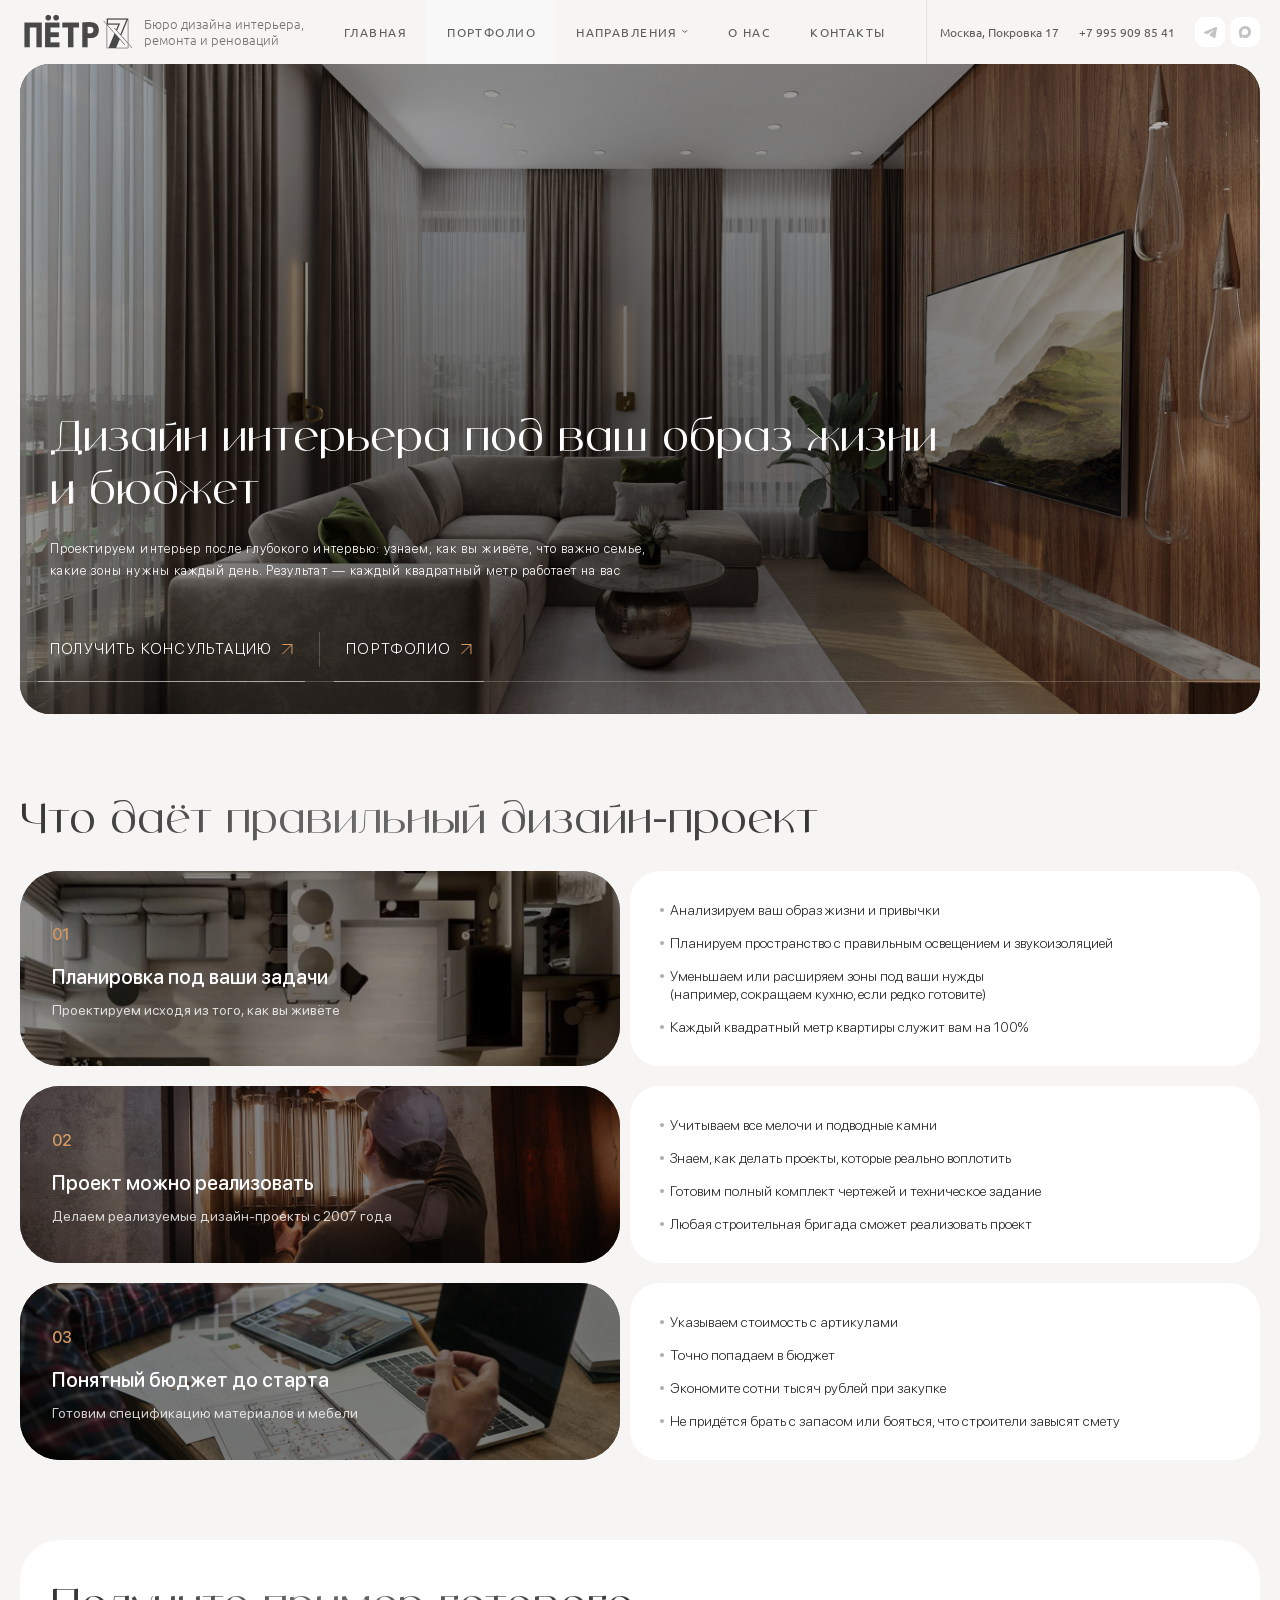
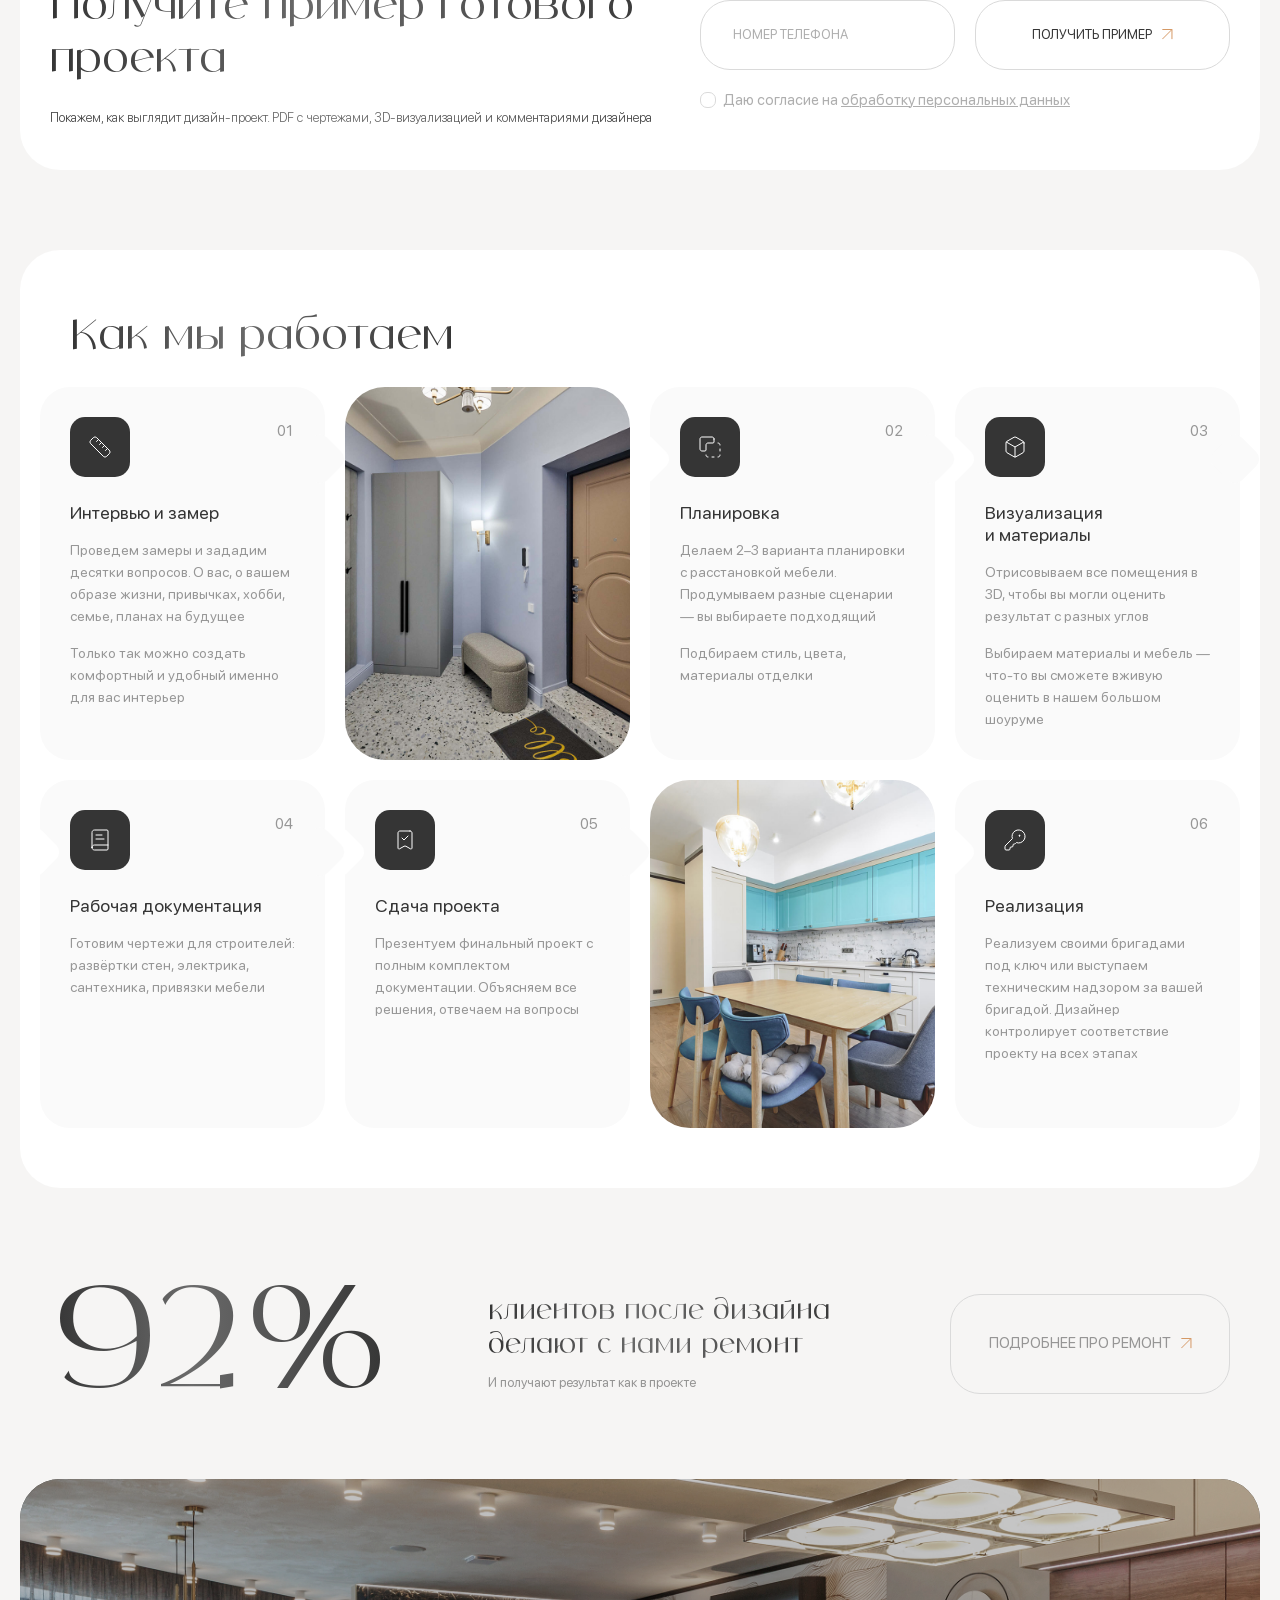
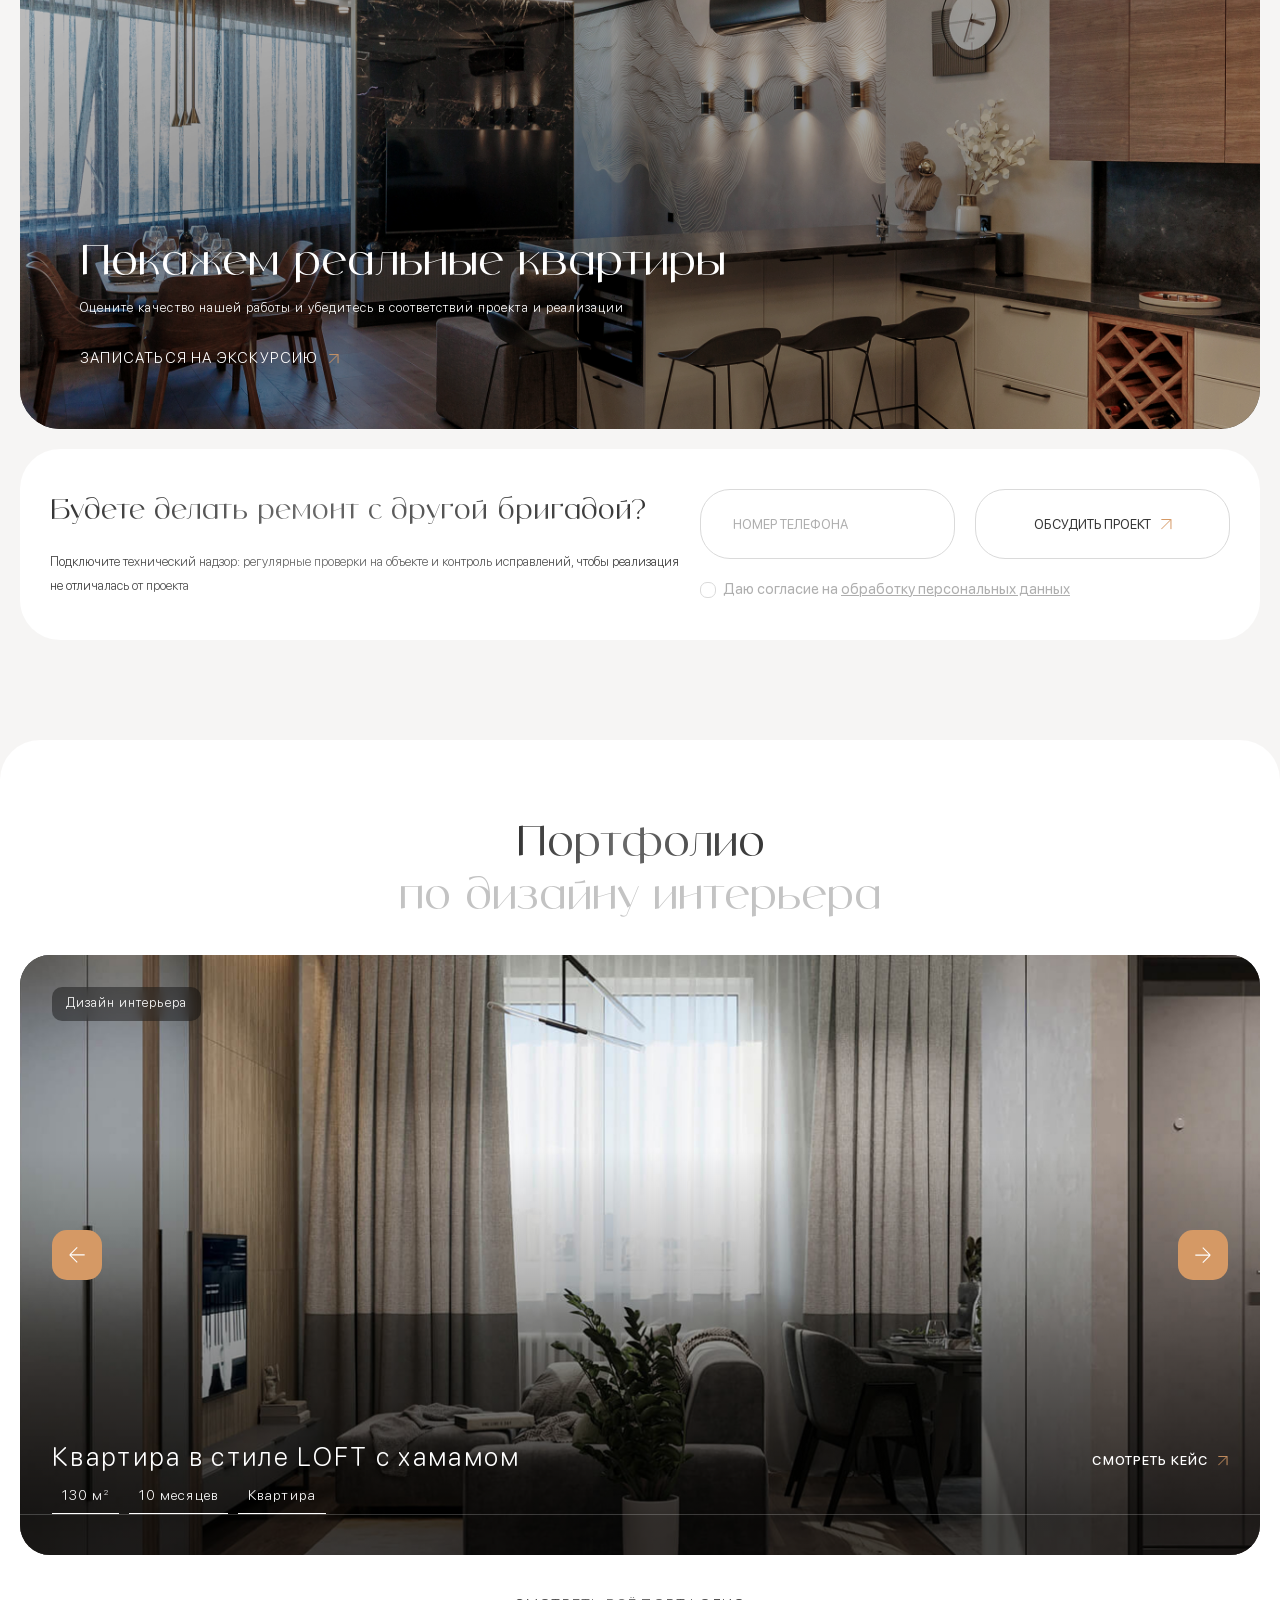
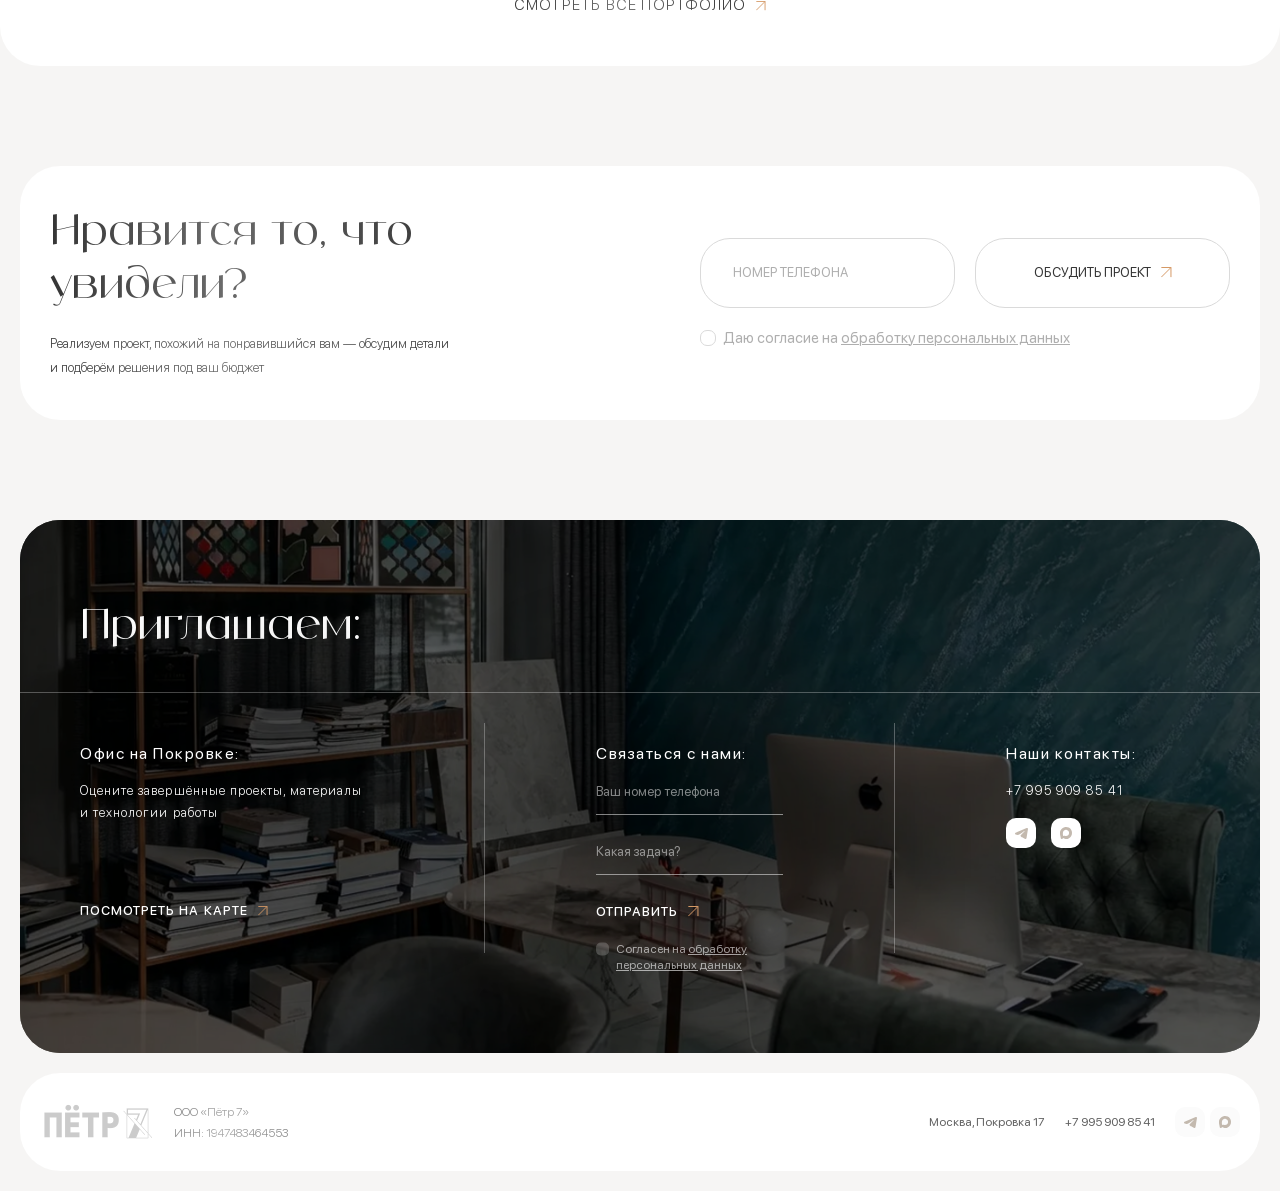
<file: service_design.html>
<!DOCTYPE html>
<html lang="ru">
	<head>
		<meta http-equiv="Content-Type" content="text/html; charset=utf-8">

		<!-- Adapting the page for mobile devices -->
		<meta name="viewport" content="width=device-width, initial-scale=1, maximum-scale=1">

		<!-- Prohibition of phone number recognition -->
		<meta name="format-detection" content="telephone=no">
		<meta name="SKYPE_TOOLBAR" content ="SKYPE_TOOLBAR_PARSER_COMPATIBLE">

		<!-- Page title -->
		<title>Заголовок страницы</title>

		<!-- Meta description -->
		<meta name="description" content="">

		<!-- Meta Keywords -->
		<meta name="keywords" content="">

		<!-- Changing the color of the mobile browser panel -->
		<meta name="msapplication-TileColor" content="#353535">
		<meta name="theme-color" content="#353535">

		<!-- Connecting style files -->
		<link rel="stylesheet" href="css/reset.css">
		<link rel="stylesheet" href="css/swiper-bundle.min.css">
		<link rel="stylesheet" href="css/swiper.css">
		<link rel="stylesheet" href="css/fancybox.css">
		<link rel="stylesheet" href="css/styles.css">
		<link rel="stylesheet" href="css/fonts.css">

		<link rel="stylesheet" href="css/response_1439.css" media="print, (max-width: 1439px)">
		<link rel="stylesheet" href="css/response_1279.css" media="print, (max-width: 1279px)">
		<link rel="stylesheet" href="css/response_1023.css" media="print, (max-width: 1023px)">
		<link rel="stylesheet" href="css/response_767.css" media="print, (max-width: 767px)">
	</head>

	<body>
		<div class="wrap">
			<div class="main">
				<header>
					<div class="cont">
						<a href="/" class="logo">
							<img src="images/logo.png" alt="">

							<span>Бюро дизайна интерьера,<br> ремонта и реноваций</span>
						</a>

						<nav class="menu">
							<div class="item">
								<a href="/">
									<span>Главная</span>
								</a>
							</div>

							<div class="item">
								<a class="active">
									<span>Портфолио</span>
								</a>
							</div>

							<div class="item">
								<a href="/" class="sub_link">
									<span>Направления</span>

									<svg class="arr"><use xlink:href="images/sprite.svg#ic_arr_ver"></use></svg>
								</a>

								<div class="sub">
									<div><a href="/">Дизайн интерьера</a></div>

									<div><a href="/">Ремонт квартир</a></div>

									<div><a href="/">Реновации</a></div>

									<div><a href="/">Флипинг</a></div>
								</div>
							</div>

							<div class="item">
								<a href="/">
									<span>О нас</span>
								</a>
							</div>

							<div class="item">
								<a href="/">
									<span>Контакты</span>
								</a>
							</div>
						</nav>

						<div class="address">Москва, Покровка 17</div>

						<div class="phone">
							<a href="tel:+7 995 909 85 41">+7 995 909 85 41</a>
						</div>

						<div class="messengers">
							<a href="/" target="_blank" rel="noopener nofollow" class="tg_link">
								<svg class="icon"><use xlink:href="images/sprite.svg#ic_tg"></use></svg>
							</a>

							<a href="/" target="_blank" rel="noopener nofollow" class="max_link">
								<svg class="icon"><use xlink:href="images/sprite.svg#ic_max"></use></svg>
							</a>
						</div>
					</div>
				</header>


				<section class="mob_header">
					<div class="cont">
						<div class="top">
							<a href="/" class="logo">
								<img src="images/logo_mob.png" alt="">
							</a>

							<div class="btns">
								<a href="tel:+7 995 909 85 41" class="btn phone_link">
									<svg class="icon"><use xlink:href="images/sprite.svg#ic_phone"></use></svg>
								</a>

								<a href="/" target="_blank" rel="noopener nofollow" class="btn tg_link">
									<svg class="icon"><use xlink:href="images/sprite.svg#ic_tg"></use></svg>
								</a>

								<a href="/" target="_blank" rel="noopener nofollow" class="btn max_link">
									<svg class="icon"><use xlink:href="images/sprite.svg#ic_max"></use></svg>
								</a>

								<button class="btn mob_menu_btn">
									<svg class="icon"><use xlink:href="images/sprite.svg#ic_menu"></use></svg>
								</button>
							</div>
						</div>

						<div class="bottom">
							<div class="name text_gradient">Бюро дизайна интерьера,<br> ремонта и реноваций</div>

							<div class="address">Москва,<br> Покровка 17</div>
						</div>
					</div>
				</section>


				<section class="mob_menu">
					<button class="close_btn">
						<svg class="icon"><use xlink:href="images/sprite.svg#ic_close"></use></svg>
					</button>

					<div class="links">
						<div><a href="/">Главная</a></div>

						<div><a href="/">Портфолио</a></div>

						<div><a href="/">Дизайн интерьера</a></div>

						<div><a href="/">Ремонт квартир</a></div>

						<div><a href="/">Реновации</a></div>

						<div><a href="/">Флиппинг</a></div>

						<div><a href="/">Контакты</a></div>
					</div>
				</section>


				<section class="service_head block">
					<div class="data">
						<div class="cont l_w">
							<h1 class="title">Дизайн интерьера под ваш образ жизни и бюджет</h1>

							<div class="desc">Проектируем интерьер после глубокого интервью: узнаем, как вы живёте, что важно семье, какие зоны нужны каждый день. Результат — каждый квадратный метр работает на вас</div>

							<div class="links">
								<div><button class="link">
									<span>ПОЛУЧИТЬ КОНСУЛЬТАЦИЮ</span>
									<span>КОНСУЛЬТАЦИЯ</span>

									<svg class="icon"><use xlink:href="images/sprite.svg#ic_arrow_diagonal"></use></svg>
								</button></div>

								<div class="sep"></div>

								<div><a href="/" class="link">
									<span>ПОРТФОЛИО</span>

									<svg class="icon"><use xlink:href="images/sprite.svg#ic_arrow_diagonal"></use></svg>
								</a></div>
							</div>
						</div>

						<picture class="image">
							<img src="images/tmp/service_head_image.jpg" alt="" loading="lazy" class="cover">
						</picture>
					</div>
				</section>


				<section class="service_benefits block">
					<div class="cont l_w">
						<div class="block_head">
							<div class="title text_gradient">Что даёт правильный дизайн-проект</div>
						</div>

						<div class="list">
							<div class="item">
								<div class="info">
									<div class="number"></div>

									<div class="name">Планировка под ваши задачи</div>

									<div class="desc">Проектируем исходя из того, как вы живёте</div>

									<picture class="image">
										<img src="images/tmp/service_benefits_image1.jpg" alt="" loading="lazy" class="cover">
									</picture>
								</div>

								<div class="text_block">
									<ul>
										<li>Анализируем ваш образ жизни и привычки</li>

										<li>Планируем пространство с правильным освещением и звукоизоляцией</li>

										<li>Уменьшаем или расширяем зоны под ваши нужды<br> (например, сокращаем кухню, если редко готовите)</li>

										<li>Каждый квадратный метр квартиры служит вам на 100%</li>
									</ul>
								</div>
							</div>

							<div class="item">
								<div class="info">
									<div class="number"></div>

									<div class="name">Проект можно реализовать</div>

									<div class="desc">Делаем реализуемые дизайн-проекты с 2007 года</div>

									<picture class="image">
										<img src="images/tmp/service_benefits_image2.jpg" alt="" loading="lazy" class="cover">
									</picture>
								</div>

								<div class="text_block">
									<ul>
										<li>Учитываем все мелочи и подводные камни</li>

										<li>Знаем, как делать проекты, которые реально воплотить</li>

										<li>Готовим полный комплект чертежей и техническое задание</li>

										<li>Любая строительная бригада сможет реализовать проект</li>
									</ul>
								</div>
							</div>

							<div class="item">
								<div class="info">
									<div class="number"></div>

									<div class="name">Понятный бюджет до старта</div>

									<div class="desc">Готовим спецификацию материалов и мебели</div>

									<picture class="image">
										<img src="images/tmp/service_benefits_image3.jpg" alt="" loading="lazy" class="cover">
									</picture>
								</div>

								<div class="text_block">
									<ul>
										<li>Указываем стоимость с артикулами</li>

										<li>Точно попадаем в бюджет</li>

										<li>Экономите сотни тысяч рублей при закупке</li>

										<li>Не придётся брать с запасом или бояться, что строители завысят смету</li>
									</ul>
								</div>
							</div>
						</div>
					</div>
				</section>


				<section class="action_form block">
					<div class="data">
						<div class="cont l_w">
							<div class="block_head l_w">
								<div class="title text_gradient">Получите пример готового проекта</div>

								<div class="desc text_gradient">Покажем, как выглядит дизайн-проект. PDF с чертежами, 3D-визуализацией и комментариями дизайнера</div>
							</div>

							<form action="" class="form">
								<div class="line">
									<div class="field">
										<input type="tel" name="" value="" class="input" placeholder="НОМЕР ТЕЛЕФОНА">
									</div>
								</div>

								<div class="submit">
									<button type="submit" class="submit_btn">
										<span>ПОЛУЧИТЬ ПРИМЕР</span>

										<svg class="icon"><use xlink:href="images/sprite.svg#ic_arrow_diagonal"></use></svg>
									</button>
								</div>

								<div class="agree">
									<div class="field">
										<label class="checkbox">
											<input type="checkbox" name="agree">

											<div class="check"></div>

											<div>Даю согласие на <a href="/" target="_blank">обработку персональных данных</a></div>
										</label>
									</div>
								</div>
							</form>
						</div>
					</div>
				</section>


				<section class="steps block s_m">
					<div class="data">
						<div class="cont">
							<div class="block_head">
								<div class="title text_gradient">Как мы работаем</div>
							</div>
						</div>

						<div class="cont l_w">
							<div class="grid_row">
								<div class="step">
									<div class="number"></div>

									<picture class="icon">
										<img src="images/ic_step1.svg" alt="" loading="lazy">
									</picture>

									<div class="name">Интервью и замер</div>

									<div class="desc text_block">
										<p>Проведем замеры и зададим десятки вопросов. О вас, о вашем образе жизни, привычках, хобби, семье, планах на будущее</p>

										<p>Только так можно создать комфортный и удобный именно для вас интерьер</p>
									</div>
								</div>

								<picture class="image">
									<img src="images/tmp/portfolio_gallery_thumb1.jpg" alt="" loading="lazy" class="cover">
								</picture>

								<div class="step">
									<div class="number"></div>

									<picture class="icon">
										<img src="images/ic_step2.svg" alt="" loading="lazy">
									</picture>

									<div class="name">Планировка</div>

									<div class="desc text_block">
										<p>Делаем 2–3 варианта планировки с расстановкой мебели. Продумываем разные сценарии — вы выбираете подходящий</p>

										<p>Подбираем стиль, цвета, материалы отделки</p>
									</div>
								</div>

								<div class="step">
									<div class="number"></div>

									<picture class="icon">
										<img src="images/ic_step3.svg" alt="" loading="lazy">
									</picture>

									<div class="name">Визуализация<br> и материалы</div>

									<div class="desc text_block">
										<p>Отрисовываем все помещения в 3D, чтобы вы могли оценить результат с разных углов</p>

										<p>Выбираем материалы и мебель — что-то вы сможете вживую оценить в нашем большом шоуруме</p>
									</div>
								</div>

								<div class="step">
									<div class="number"></div>

									<picture class="icon">
										<img src="images/ic_step4.svg" alt="" loading="lazy">
									</picture>

									<div class="name">Рабочая документация</div>

									<div class="desc text_block">
										<p>Готовим чертежи для строителей: развёртки стен, электрика, сантехника, привязки мебели</p>
									</div>
								</div>

								<div class="step">
									<div class="number"></div>

									<picture class="icon">
										<img src="images/ic_step5.svg" alt="" loading="lazy">
									</picture>

									<div class="name">Сдача проекта</div>

									<div class="desc text_block">
										<p>Презентуем финальный проект с полным комплектом документации. Объясняем все решения, отвечаем на вопросы</p>
									</div>
								</div>

								<picture class="image">
									<img src="images/tmp/portfolio_gallery_thumb2.jpg" alt="" loading="lazy" class="cover">
								</picture>

								<div class="step">
									<div class="number"></div>

									<picture class="icon">
										<img src="images/ic_step6.svg" alt="" loading="lazy">
									</picture>

									<div class="name">Реализация</div>

									<div class="desc text_block">
										<p>Реализуем своими бригадами под ключ или выступаем техническим надзором за вашей бригадой. Дизайнер контролирует соответствие проекту на всех этапах</p>
									</div>
								</div>
							</div>
						</div>
					</div>
				</section>


				<section class="service_after">
					<div class="cont">
						<div class="head">
							<div class="percents text_gradient">92%</div>

							<div class="info">
								<div class="title text_gradient">клиентов после дизайна делают с нами ремонт</div>

								<div class="desc">И получают результат как в проекте</div>
							</div>

							<div class="link">
								<a href="/">
									<span>Подробнее про ремонт</span>

									<svg class="icon"><use xlink:href="images/sprite.svg#ic_arrow_diagonal"></use></svg>
								</a>
							</div>
						</div>
					</div>

					<div class="data">
						<div class="title">Покажем реальные квартиры</div>

						<div class="desc">Оцените качество нашей работы и убедитесь в соответствии проекта и реализации</div>

						<div class="link">
							<a href="/">
								<span>ЗАПИСАТЬСЯ НА ЭКСКУРСИЮ</span>

								<svg class="icon"><use xlink:href="images/sprite.svg#ic_arrow_diagonal"></use></svg>
							</a>
						</div>

						<picture class="image">
							<img src="images/tmp/service_after_data_image.jpg" alt="" loading="lazy" class="cover">
						</picture>
					</div>
				</section>


				<section class="action_form block xl_m">
					<div class="data">
						<div class="cont l_w">
							<div class="block_head l_w">
								<div class="title text_gradient small">Будете делать ремонт с другой бригадой?</div>

								<div class="desc text_gradient"><u>Подключите технический надзор</u>: регулярные проверки на объекте и контроль исправлений, чтобы реализация не отличалась от проекта</div>
							</div>

							<form action="" class="form">
								<div class="line">
									<div class="field">
										<input type="tel" name="" value="" class="input" placeholder="НОМЕР ТЕЛЕФОНА">
									</div>
								</div>

								<div class="submit">
									<button type="submit" class="submit_btn">
										<span>ОБСУДИТЬ ПРОЕКТ</span>

										<svg class="icon"><use xlink:href="images/sprite.svg#ic_arrow_diagonal"></use></svg>
									</button>
								</div>

								<div class="agree">
									<div class="field">
										<label class="checkbox">
											<input type="checkbox" name="agree">

											<div class="check"></div>

											<div>Даю согласие на <a href="/" target="_blank">обработку персональных данных</a></div>
										</label>
									</div>
								</div>
							</form>
						</div>
					</div>
				</section>


				<section class="portfolio block bg_white xl_m">
					<div class="cont">
						<div class="block_head center l_m">
							<div class="title">
								<span class="text_gradient">Портфолио</span><br> <span>по дизайну интерьера</span>
							</div>

							<div class="swiper_tip">
								<svg class="icon"><use xlink:href="images/sprite.svg#ic_swipe_tip"></use></svg>
							</div>
						</div>

						<div class="swiper">
							<div class="swiper-wrapper">
								<div class="swiper-slide">
									<div class="item">
										<picture class="image">
											<img src="images/tmp/portfolio_slider_image2.jpg" alt="" loading="lazy" class="cover">
										</picture>

										<div class="tags">
											<div>Дизайн интерьера</div>
										</div>

										<div class="info">
											<div class="title">Квартира в стиле LOFT с хамамом</div>

											<div class="link">
												<a href="/">
													<span>СМОТРЕТЬ КЕЙС</span>

													<svg class="icon"><use xlink:href="images/sprite.svg#ic_arrow_diagonal"></use></svg>
												</a>
											</div>

											<div class="features">
												<div>130 м<sup>2</sup></div>
												<div>10 месяцев</div>
												<div>Квартира</div>
											</div>
										</div>
									</div>
								</div>

								<div class="swiper-slide">
									<div class="item">
										<picture class="image">
											<img src="images/tmp/portfolio_slider_image2.jpg" alt="" loading="lazy" class="cover">
										</picture>

										<div class="tags">
											<div>Дизайн интерьера</div>
										</div>

										<div class="info">
											<div class="title">Квартира в стиле LOFT с хамамом</div>

											<div class="link">
												<a href="/">
													<span>СМОТРЕТЬ КЕЙС</span>

													<svg class="icon"><use xlink:href="images/sprite.svg#ic_arrow_diagonal"></use></svg>
												</a>
											</div>

											<div class="features">
												<div>130 м<sup>2</sup></div>
												<div>10 месяцев</div>
												<div>Квартира</div>
											</div>
										</div>
									</div>
								</div>

								<div class="swiper-slide">
									<div class="item">
										<picture class="image">
											<img src="images/tmp/portfolio_slider_image2.jpg" alt="" loading="lazy" class="cover">
										</picture>

										<div class="tags">
											<div>Дизайн интерьера</div>
										</div>

										<div class="info">
											<div class="title">Квартира в стиле LOFT с хамамом</div>

											<div class="link">
												<a href="/">
													<span>СМОТРЕТЬ КЕЙС</span>

													<svg class="icon"><use xlink:href="images/sprite.svg#ic_arrow_diagonal"></use></svg>
												</a>
											</div>

											<div class="features">
												<div>130 м<sup>2</sup></div>
												<div>10 месяцев</div>
												<div>Квартира</div>
											</div>
										</div>
									</div>
								</div>

								<div class="swiper-slide">
									<div class="item">
										<picture class="image">
											<img src="images/tmp/portfolio_slider_image2.jpg" alt="" loading="lazy" class="cover">
										</picture>

										<div class="tags">
											<div>Дизайн интерьера</div>
										</div>

										<div class="info">
											<div class="title">Квартира в стиле LOFT с хамамом</div>

											<div class="link">
												<a href="/">
													<span>СМОТРЕТЬ КЕЙС</span>

													<svg class="icon"><use xlink:href="images/sprite.svg#ic_arrow_diagonal"></use></svg>
												</a>
											</div>

											<div class="features">
												<div>130 м<sup>2</sup></div>
												<div>10 месяцев</div>
												<div>Квартира</div>
											</div>
										</div>
									</div>
								</div>

								<div class="swiper-slide">
									<div class="item">
										<picture class="image">
											<img src="images/tmp/portfolio_slider_image2.jpg" alt="" loading="lazy" class="cover">
										</picture>

										<div class="tags">
											<div>Дизайн интерьера</div>
										</div>

										<div class="info">
											<div class="title">Квартира в стиле LOFT с хамамом</div>

											<div class="link">
												<a href="/">
													<span>СМОТРЕТЬ КЕЙС</span>

													<svg class="icon"><use xlink:href="images/sprite.svg#ic_arrow_diagonal"></use></svg>
												</a>
											</div>

											<div class="features">
												<div>130 м<sup>2</sup></div>
												<div>10 месяцев</div>
												<div>Квартира</div>
											</div>
										</div>
									</div>
								</div>
							</div>

							<button class="swiper-button-prev">
								<svg class="icon"><use xlink:href="images/sprite.svg#ic_arrow_hor"></use></svg>
							</button>

							<button class="swiper-button-next">
								<svg class="icon"><use xlink:href="images/sprite.svg#ic_arrow_hor"></use></svg>
							</button>
						</div>

						<div class="all_link">
							<a href="/">
								<span class="text_gradient">СМОТРЕТЬ ВСЁ ПОРТФОЛИО</span>

								<svg class="icon"><use xlink:href="images/sprite.svg#ic_arrow_diagonal"></use></svg>
							</a>
						</div>
					</div>
				</section>


				<section class="action_form block xl_m">
					<div class="data">
						<div class="cont l_w">
							<div class="block_head s_w">
								<div class="title text_gradient">Нравится то, что увидели?</div>

								<div class="desc text_gradient">Реализуем проект, похожий на понравившийся вам — обсудим детали и подберём решения под ваш бюджет</div>
							</div>

							<form action="" class="form">
								<div class="line">
									<div class="field">
										<input type="tel" name="" value="" class="input" placeholder="НОМЕР ТЕЛЕФОНА">
									</div>
								</div>

								<div class="submit">
									<button type="submit" class="submit_btn">
										<span>ОБСУДИТЬ ПРОЕКТ</span>

										<svg class="icon"><use xlink:href="images/sprite.svg#ic_arrow_diagonal"></use></svg>
									</button>
								</div>

								<div class="agree">
									<div class="field">
										<label class="checkbox">
											<input type="checkbox" name="agree">

											<div class="check"></div>

											<div>Даю согласие на <a href="/" target="_blank">обработку персональных данных</a></div>
										</label>
									</div>
								</div>
							</form>
						</div>
					</div>
				</section>


				<section class="contacts_block">
					<div class="data">
						<div class="cont">
							<div class="block_head xl_m">
								<div class="title">Приглашаем:</div>
							</div>

							<div class="row">
								<div class="col">
									<div class="office">
										<div class="title">Офис на Покровке:</div>

										<div class="desc">Оцените завершённые проекты, материалы и технологии работы</div>
									</div>

									<div class="map_link">
										<a href="/">
											<span>ПОСМОТРЕТЬ НА КАРТЕ</span>

											<svg class="icon"><use xlink:href="images/sprite.svg#ic_arrow_diagonal"></use></svg>
										</a>
									</div>
								</div>

								<div class="sep"></div>

								<div class="feedback">
									<div class="title">Связаться с нами:</div>

									<form action="" class="form">
										<div class="line">
											<div class="field">
												<input type="tel" name="" value="" class="input" placeholder="Ваш номер телефона">
											</div>
										</div>

										<div class="line">
											<div class="field">
												<input type="text" name="" value="" class="input" placeholder="Какая задача?">
											</div>
										</div>

										<div class="submit">
											<button type="submit" class="submit_btn">
												<span>ОТПРАВИТЬ</span>

												<svg class="icon"><use xlink:href="images/sprite.svg#ic_arrow_diagonal"></use></svg>
											</button>
										</div>

										<div class="agree">
											<div class="field">
												<label class="checkbox">
													<input type="checkbox" name="agree">

													<div class="check"></div>

													<div>Согласен на <a href="/" target="_blank">обработку персональных данных</a></div>
												</label>
											</div>
										</div>
									</form>
								</div>

								<div class="sep"></div>

								<div class="contacts">
									<div class="title">Наши контакты:</div>

									<div class="phone">
										<a href="tel:+7 995 909 85 41">+7 995 909 85 41</a>
									</div>

									<div class="messengers">
										<a href="/" target="_blank" rel="noopener nofollow" class="tg_link">
											<svg class="icon"><use xlink:href="images/sprite.svg#ic_tg"></use></svg>
										</a>

										<a href="/" target="_blank" rel="noopener nofollow" class="max_link">
											<svg class="icon"><use xlink:href="images/sprite.svg#ic_max"></use></svg>
										</a>
									</div>
								</div>
							</div>
						</div>

						<picture class="bg">
							<img src="images/tmp/bg_contacts_info.jpg" alt="" loading="lazy" class="cover">
						</picture>
					</div>
				</section>
			</div>


			<footer>
				<div class="data">
					<div class="cont">
						<div class="logo">
							<img src="images/logo.png" alt="">
						</div>

						<div class="copyright">
							<div class="text_gradient">ООО «Пётр 7»</div>

							<div class="text_gradient">ИНН: 1947483464553</div>
						</div>

						<div class="address">Москва, Покровка 17</div>

						<div class="phone">
							<a href="tel:+7 995 909 85 41">+7 995 909 85 41</a>
						</div>

						<div class="messengers">
							<a href="/" target="_blank" rel="noopener nofollow" class="tg_link">
								<svg class="icon"><use xlink:href="images/sprite.svg#ic_tg"></use></svg>
							</a>

							<a href="/" target="_blank" rel="noopener nofollow" class="max_link">
								<svg class="icon"><use xlink:href="images/sprite.svg#ic_max"></use></svg>
							</a>
						</div>
					</div>
				</div>
			</footer>


			<div class="overlay"></div>
		</div>


		<!-- Connecting javascript files -->
		<script src="js/jquery-3.7.1.min.js"></script>
		<script src="js/functions.js"></script>
		<script src="js/swiper-bundle.min.js"></script>
		<script src="js/fancybox.js"></script>
		<script src="js/imask.js"></script>
		<script src="js/scripts.js"></script>
	</body>
</html>
</file>
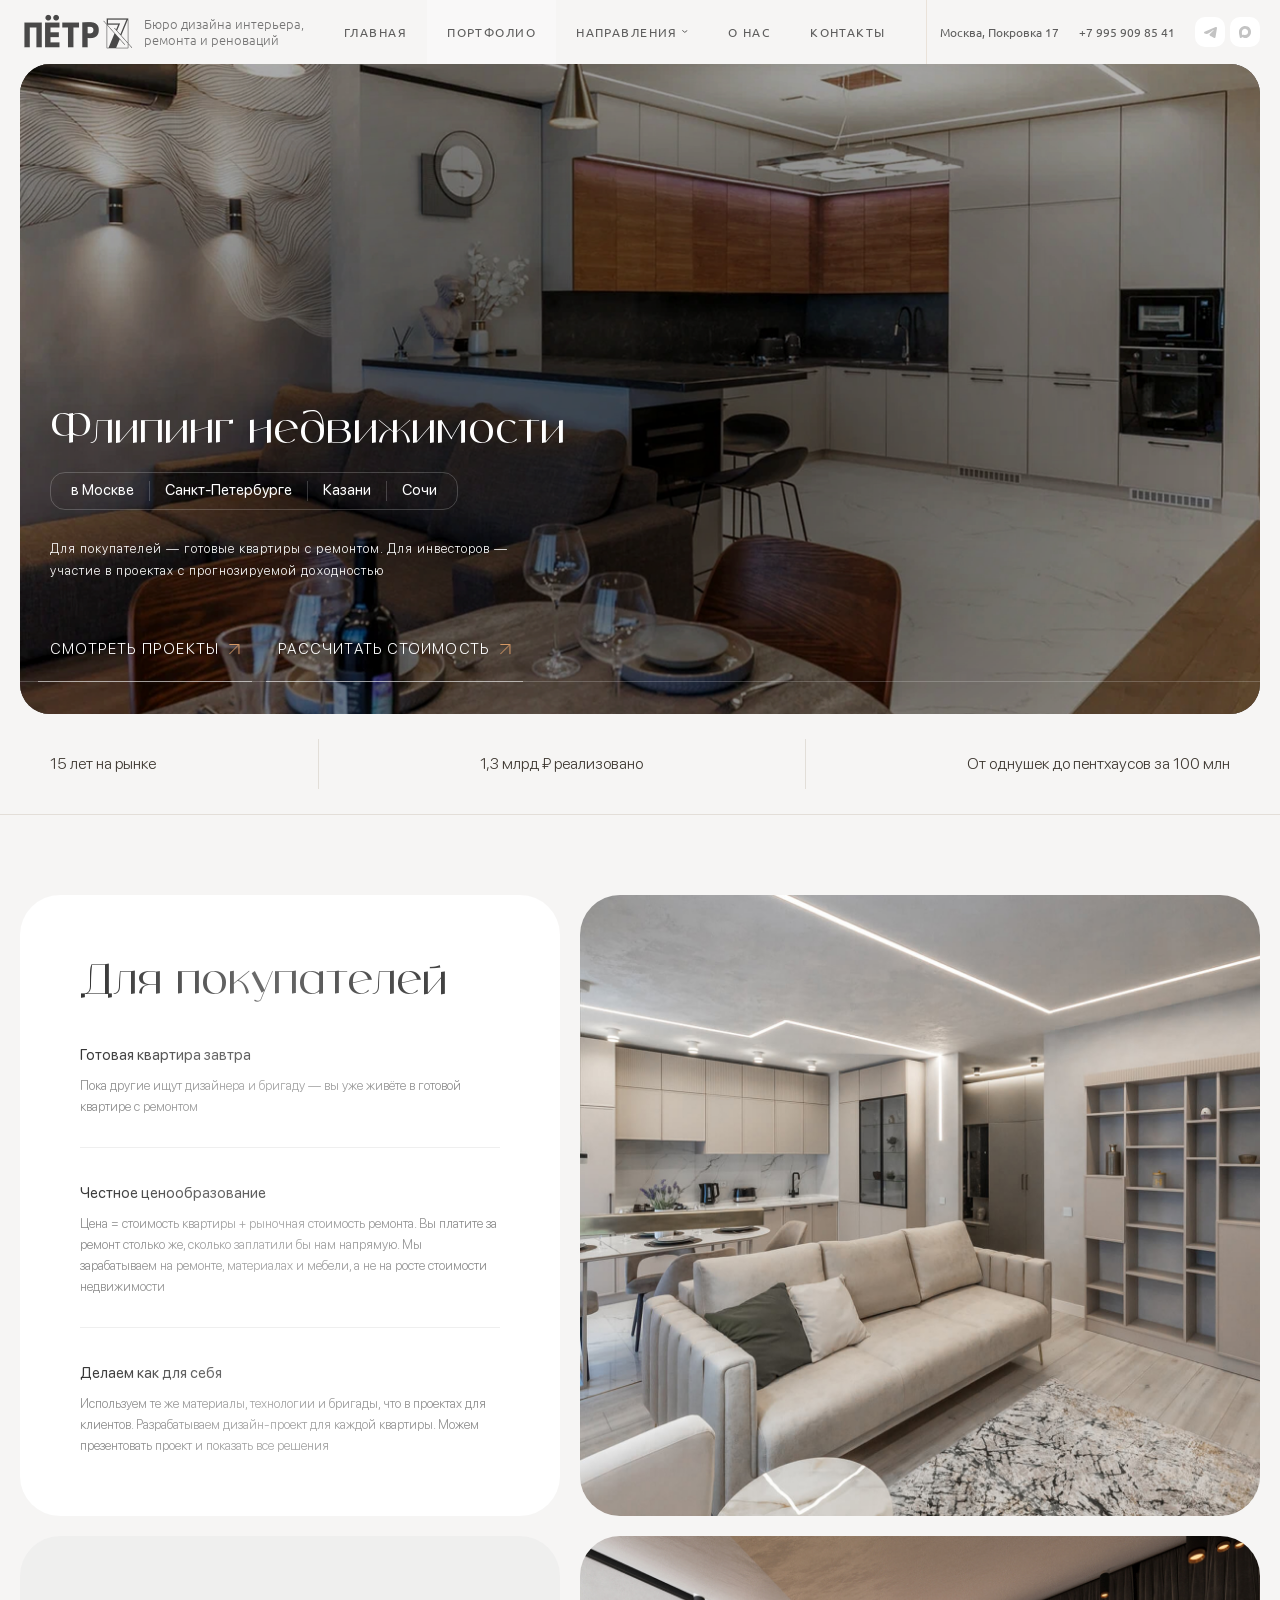
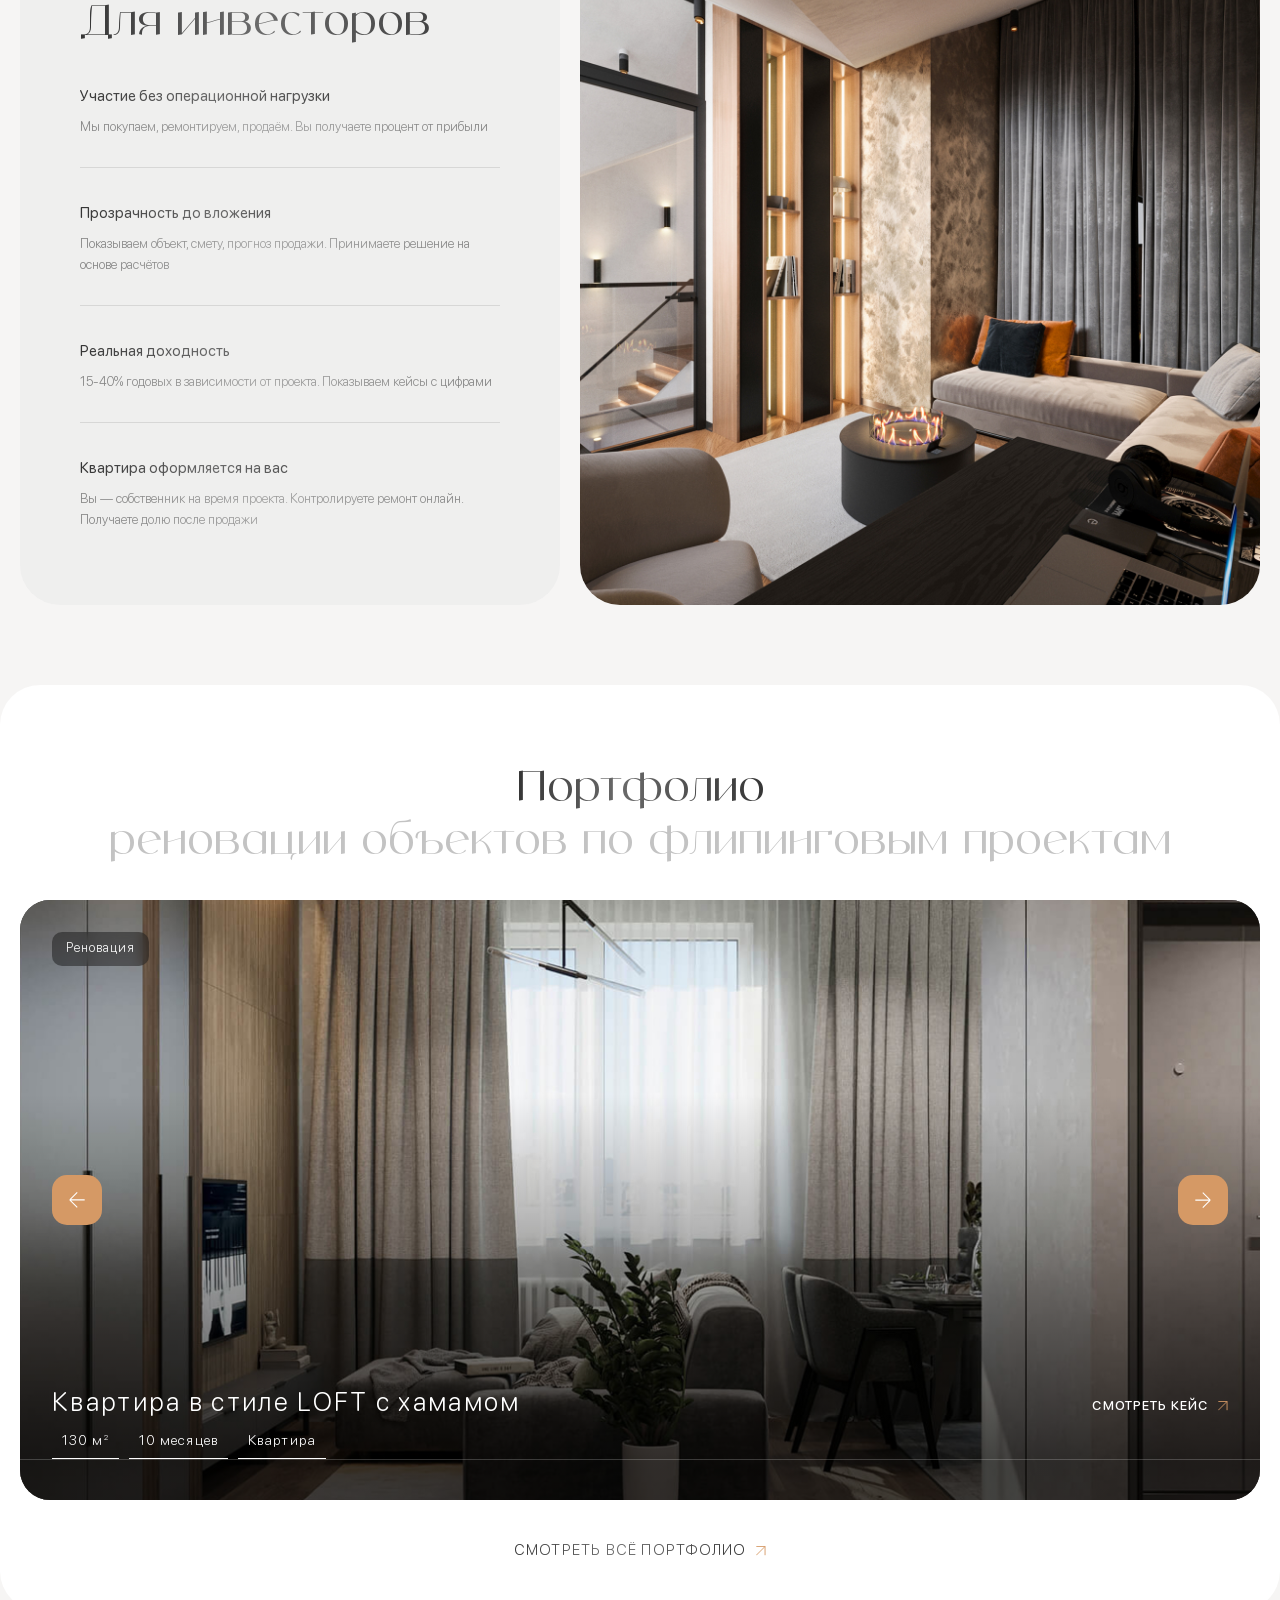
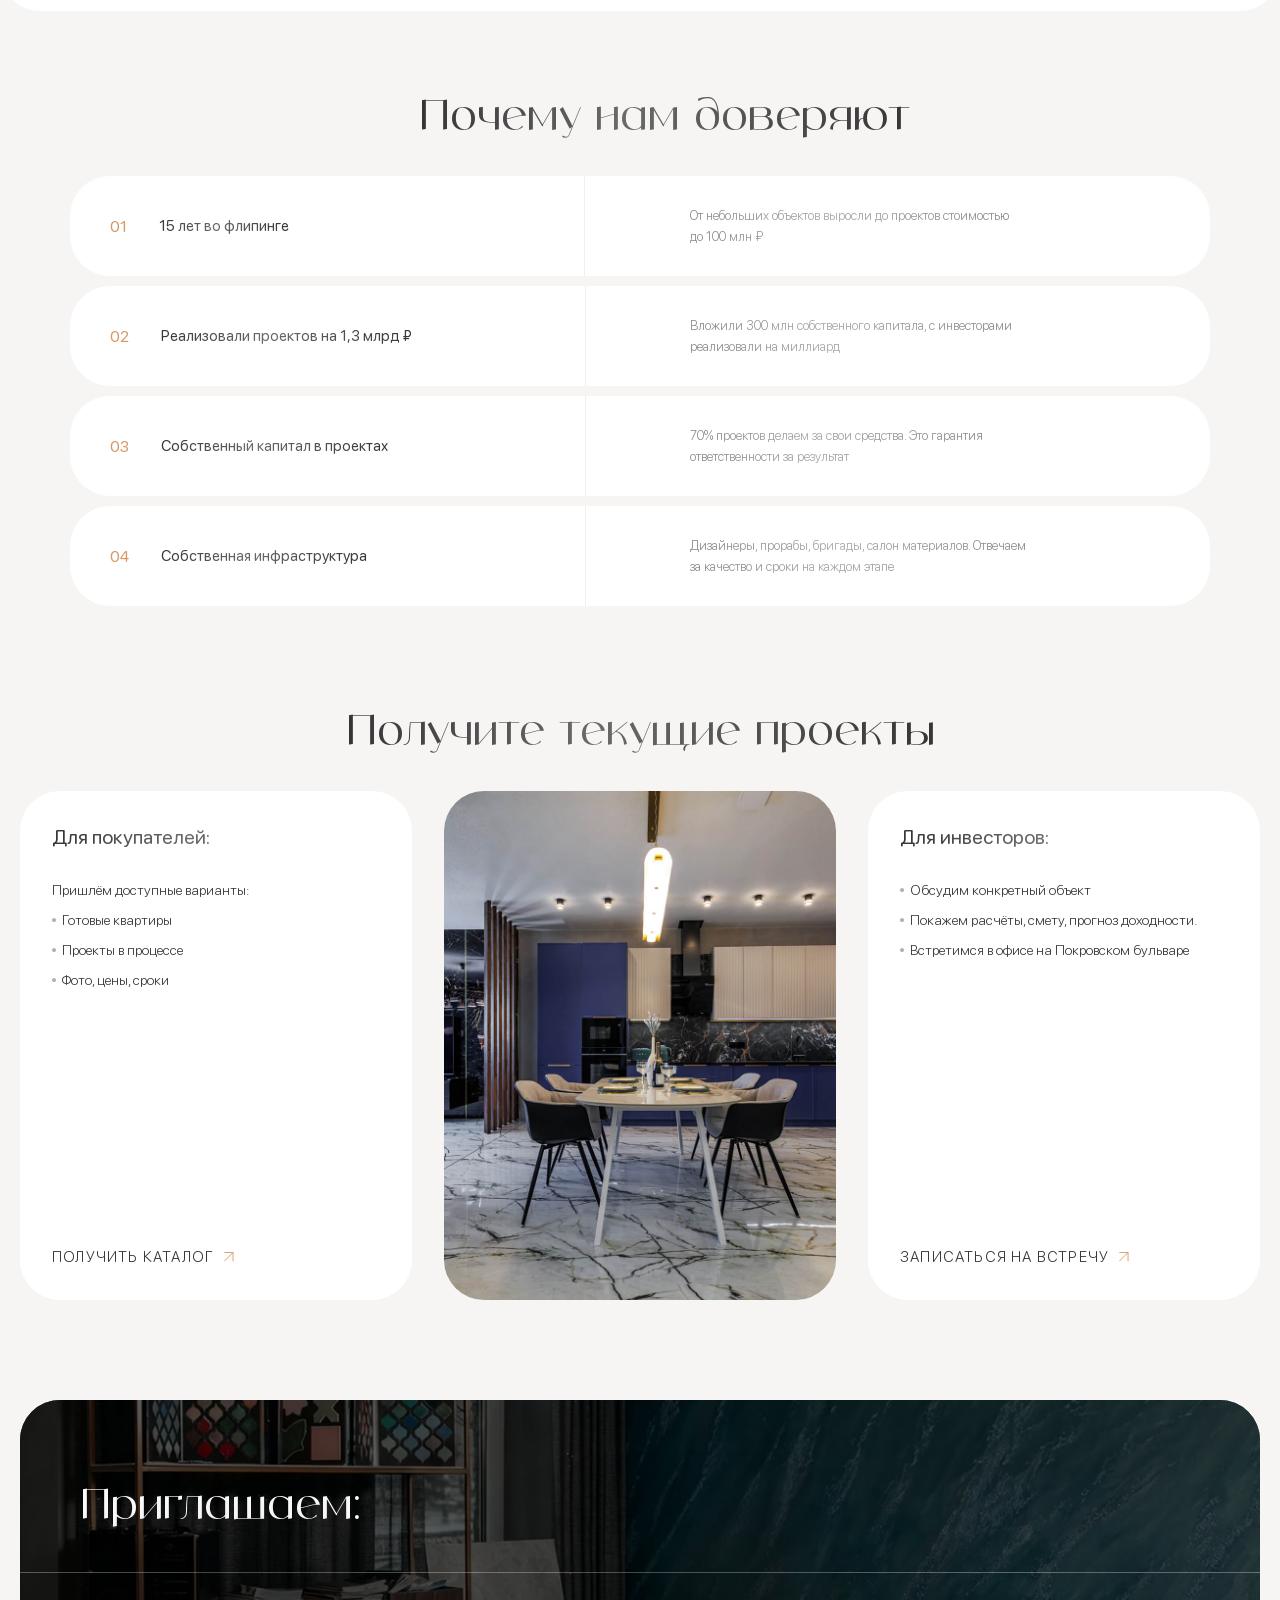
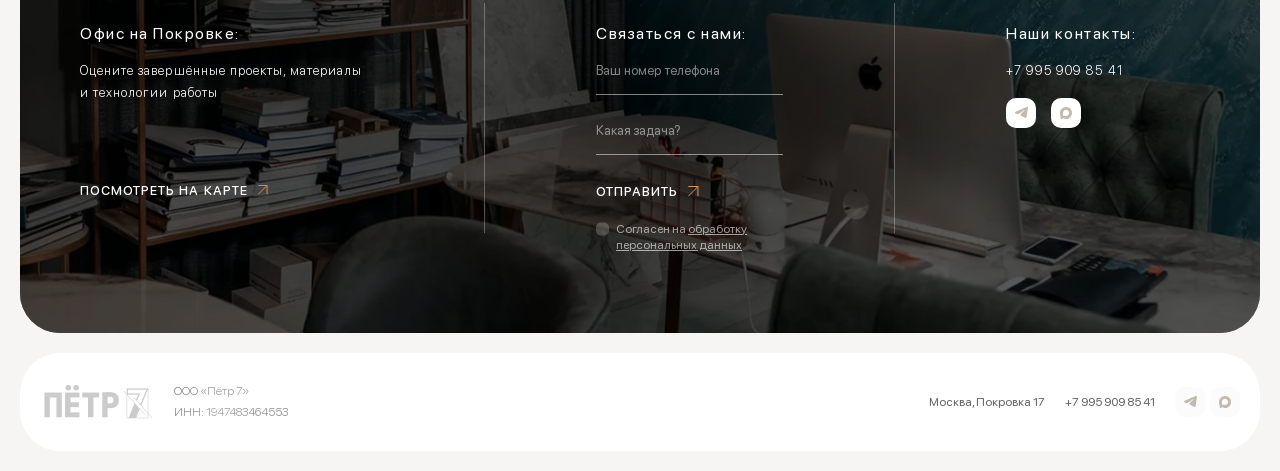
<file: service_flipping.html>
<!DOCTYPE html>
<html lang="ru">
	<head>
		<meta http-equiv="Content-Type" content="text/html; charset=utf-8">

		<!-- Adapting the page for mobile devices -->
		<meta name="viewport" content="width=device-width, initial-scale=1, maximum-scale=1">

		<!-- Prohibition of phone number recognition -->
		<meta name="format-detection" content="telephone=no">
		<meta name="SKYPE_TOOLBAR" content ="SKYPE_TOOLBAR_PARSER_COMPATIBLE">

		<!-- Page title -->
		<title>Заголовок страницы</title>

		<!-- Meta description -->
		<meta name="description" content="">

		<!-- Meta Keywords -->
		<meta name="keywords" content="">

		<!-- Changing the color of the mobile browser panel -->
		<meta name="msapplication-TileColor" content="#353535">
		<meta name="theme-color" content="#353535">

		<!-- Connecting style files -->
		<link rel="stylesheet" href="css/reset.css">
		<link rel="stylesheet" href="css/swiper-bundle.min.css">
		<link rel="stylesheet" href="css/swiper.css">
		<link rel="stylesheet" href="css/fancybox.css">
		<link rel="stylesheet" href="css/styles.css">
		<link rel="stylesheet" href="css/fonts.css">

		<link rel="stylesheet" href="css/response_1439.css" media="print, (max-width: 1439px)">
		<link rel="stylesheet" href="css/response_1279.css" media="print, (max-width: 1279px)">
		<link rel="stylesheet" href="css/response_1023.css" media="print, (max-width: 1023px)">
		<link rel="stylesheet" href="css/response_767.css" media="print, (max-width: 767px)">
	</head>

	<body>
		<div class="wrap">
			<div class="main">
				<header>
					<div class="cont">
						<a href="/" class="logo">
							<img src="images/logo.png" alt="">

							<span>Бюро дизайна интерьера,<br> ремонта и реноваций</span>
						</a>

						<nav class="menu">
							<div class="item">
								<a href="/">
									<span>Главная</span>
								</a>
							</div>

							<div class="item">
								<a class="active">
									<span>Портфолио</span>
								</a>
							</div>

							<div class="item">
								<a href="/" class="sub_link">
									<span>Направления</span>

									<svg class="arr"><use xlink:href="images/sprite.svg#ic_arr_ver"></use></svg>
								</a>

								<div class="sub">
									<div><a href="/">Дизайн интерьера</a></div>

									<div><a href="/">Ремонт квартир</a></div>

									<div><a href="/">Реновации</a></div>

									<div><a href="/">Флипинг</a></div>
								</div>
							</div>

							<div class="item">
								<a href="/">
									<span>О нас</span>
								</a>
							</div>

							<div class="item">
								<a href="/">
									<span>Контакты</span>
								</a>
							</div>
						</nav>

						<div class="address">Москва, Покровка 17</div>

						<div class="phone">
							<a href="tel:+7 995 909 85 41">+7 995 909 85 41</a>
						</div>

						<div class="messengers">
							<a href="/" target="_blank" rel="noopener nofollow" class="tg_link">
								<svg class="icon"><use xlink:href="images/sprite.svg#ic_tg"></use></svg>
							</a>

							<a href="/" target="_blank" rel="noopener nofollow" class="max_link">
								<svg class="icon"><use xlink:href="images/sprite.svg#ic_max"></use></svg>
							</a>
						</div>
					</div>
				</header>


				<section class="mob_header">
					<div class="cont">
						<div class="top">
							<a href="/" class="logo">
								<img src="images/logo_mob.png" alt="">
							</a>

							<div class="btns">
								<a href="tel:+7 995 909 85 41" class="btn phone_link">
									<svg class="icon"><use xlink:href="images/sprite.svg#ic_phone"></use></svg>
								</a>

								<a href="/" target="_blank" rel="noopener nofollow" class="btn tg_link">
									<svg class="icon"><use xlink:href="images/sprite.svg#ic_tg"></use></svg>
								</a>

								<a href="/" target="_blank" rel="noopener nofollow" class="btn max_link">
									<svg class="icon"><use xlink:href="images/sprite.svg#ic_max"></use></svg>
								</a>

								<button class="btn mob_menu_btn">
									<svg class="icon"><use xlink:href="images/sprite.svg#ic_menu"></use></svg>
								</button>
							</div>
						</div>

						<div class="bottom">
							<div class="name text_gradient">Бюро дизайна интерьера,<br> ремонта и реноваций</div>

							<div class="address">Москва,<br> Покровка 17</div>
						</div>
					</div>
				</section>


				<section class="mob_menu">
					<button class="close_btn">
						<svg class="icon"><use xlink:href="images/sprite.svg#ic_close"></use></svg>
					</button>

					<div class="links">
						<div><a href="/">Главная</a></div>

						<div><a href="/">Портфолио</a></div>

						<div><a href="/">Дизайн интерьера</a></div>

						<div><a href="/">Ремонт квартир</a></div>

						<div><a href="/">Реновации</a></div>

						<div><a href="/">Флиппинг</a></div>

						<div><a href="/">Контакты</a></div>
					</div>
				</section>


				<section class="service_head">
					<div class="data">
						<div class="cont l_w">
							<h1 class="title">Флипинг недвижимости</h1>

							<div class="cities">
								<div>в Москве</div>

								<div class="sep"></div>

								<div>Санкт-Петербурге</div>

								<div class="sep"></div>

								<div>Казани</div>

								<div class="sep"></div>

								<div>Сочи</div>
							</div>

							<div class="desc s_w">Для покупателей — готовые квартиры с ремонтом. Для инвесторов — участие в проектах с прогнозируемой доходностью</div>

							<div class="links">
								<div><a href="/" class="link">
									<span>СМОТРЕТЬ ПРОЕКТЫ</span>
									<span>ПОРТФОЛИО</span>

									<svg class="icon"><use xlink:href="images/sprite.svg#ic_arrow_diagonal"></use></svg>
								</a></div>

								<div><a href="/" class="link">
									<span>РАССЧИТАТЬ СТОИМОСТЬ</span>
									<span>РАССЧИТАТЬ</span>

									<svg class="icon"><use xlink:href="images/sprite.svg#ic_arrow_diagonal"></use></svg>
								</a></div>
							</div>
						</div>

						<picture class="image">
							<img src="images/tmp/service_head_image4.jpg" alt="" loading="lazy" class="cover">
						</picture>
					</div>
				</section>


				<section class="service_info_block block s_m">
					<div class="cont l_w">
						<div>15 лет на рынке</div>

						<div class="sep"></div>

						<div>1,3 млрд ₽ реализовано</div>

						<div class="sep"></div>

						<div>От однушек до пентхаусов за 100 млн</div>
					</div>
				</section>


				<section class="benefits block">
					<div class="cont l_w">
						<div class="section">
							<div class="data">
								<div class="title text_gradient">Для покупателей</div>

								<div class="items">
									<div class="item">
										<div class="name text_gradient">Готовая квартира завтра</div>

										<div class="desc text_gradient">Пока другие ищут дизайнера и бригаду — вы уже живёте в готовой квартире с ремонтом</div>
									</div>

									<div class="item">
										<div class="name text_gradient">Честное ценообразование</div>

										<div class="desc text_gradient">Цена = стоимость квартиры + рыночная стоимость ремонта. Вы платите за ремонт столько же, сколько заплатили бы нам напрямую. Мы зарабатываем на ремонте, материалах и мебели, а не на росте стоимости недвижимости</div>
									</div>

									<div class="item">
										<div class="name text_gradient">Делаем как для себя</div>

										<div class="desc text_gradient">Используем те же материалы, технологии и бригады, что в проектах для клиентов. Разрабатываем дизайн-проект для каждой квартиры. Можем презентовать проект и показать все решения</div>
									</div>
								</div>
							</div>

							<picture class="image">
								<img src="images/tmp/benefits_image1.jpg" alt="" loading="lazy" class="cover">
							</picture>
						</div>

						<div class="section">
							<div class="data bg2">
								<div class="title text_gradient">Для инвесторов</div>

								<div class="items">
									<div class="item">
										<div class="name text_gradient">Участие без операционной нагрузки</div>

										<div class="desc text_gradient">Мы покупаем, ремонтируем, продаём. Вы получаете процент от прибыли</div>
									</div>

									<div class="item">
										<div class="name text_gradient">Прозрачность до вложения</div>

										<div class="desc text_gradient">Показываем объект, смету, прогноз продажи. Принимаете решение на основе расчётов</div>
									</div>

									<div class="item">
										<div class="name text_gradient">Реальная доходность</div>

										<div class="desc text_gradient">15-40% годовых в зависимости от проекта. Показываем кейсы с цифрами</div>
									</div>

									<div class="item">
										<div class="name text_gradient">Квартира оформляется на вас</div>

										<div class="desc text_gradient">Вы — собственник на время проекта. Контролируете ремонт онлайн. Получаете долю после продажи</div>
									</div>
								</div>
							</div>

							<picture class="image">
								<img src="images/tmp/benefits_image2.jpg" alt="" loading="lazy" class="cover">
							</picture>
						</div>
					</div>
				</section>


				<section class="portfolio block bg_white s_m">
					<div class="cont">
						<div class="block_head center l_m">
							<div class="title">
								<span class="text_gradient">Портфолио</span><br> <span class="mob">реновации объектов</span> <span>по флипинговым проектам</span>
							</div>

							<div class="swiper_tip">
								<svg class="icon"><use xlink:href="images/sprite.svg#ic_swipe_tip"></use></svg>
							</div>
						</div>

						<div class="swiper">
							<div class="swiper-wrapper">
								<div class="swiper-slide">
									<div class="item">
										<picture class="image">
											<img src="images/tmp/portfolio_slider_image2.jpg" alt="" loading="lazy" class="cover">
										</picture>

										<div class="tags">
											<div>Реновация</div>
										</div>

										<div class="info">
											<div class="title">Квартира в стиле LOFT с хамамом</div>

											<div class="link">
												<a href="/">
													<span>СМОТРЕТЬ КЕЙС</span>

													<svg class="icon"><use xlink:href="images/sprite.svg#ic_arrow_diagonal"></use></svg>
												</a>
											</div>

											<div class="features">
												<div>130 м<sup>2</sup></div>
												<div>10 месяцев</div>
												<div>Квартира</div>
											</div>
										</div>
									</div>
								</div>

								<div class="swiper-slide">
									<div class="item">
										<picture class="image">
											<img src="images/tmp/portfolio_slider_image2.jpg" alt="" loading="lazy" class="cover">
										</picture>

										<div class="tags">
											<div>Реновация</div>
										</div>

										<div class="info">
											<div class="title">Квартира в стиле LOFT с хамамом</div>

											<div class="link">
												<a href="/">
													<span>СМОТРЕТЬ КЕЙС</span>

													<svg class="icon"><use xlink:href="images/sprite.svg#ic_arrow_diagonal"></use></svg>
												</a>
											</div>

											<div class="features">
												<div>130 м<sup>2</sup></div>
												<div>10 месяцев</div>
												<div>Квартира</div>
											</div>
										</div>
									</div>
								</div>

								<div class="swiper-slide">
									<div class="item">
										<picture class="image">
											<img src="images/tmp/portfolio_slider_image2.jpg" alt="" loading="lazy" class="cover">
										</picture>

										<div class="tags">
											<div>Реновация</div>
										</div>

										<div class="info">
											<div class="title">Квартира в стиле LOFT с хамамом</div>

											<div class="link">
												<a href="/">
													<span>СМОТРЕТЬ КЕЙС</span>

													<svg class="icon"><use xlink:href="images/sprite.svg#ic_arrow_diagonal"></use></svg>
												</a>
											</div>

											<div class="features">
												<div>130 м<sup>2</sup></div>
												<div>10 месяцев</div>
												<div>Квартира</div>
											</div>
										</div>
									</div>
								</div>

								<div class="swiper-slide">
									<div class="item">
										<picture class="image">
											<img src="images/tmp/portfolio_slider_image2.jpg" alt="" loading="lazy" class="cover">
										</picture>

										<div class="tags">
											<div>Реновация</div>
										</div>

										<div class="info">
											<div class="title">Квартира в стиле LOFT с хамамом</div>

											<div class="link">
												<a href="/">
													<span>СМОТРЕТЬ КЕЙС</span>

													<svg class="icon"><use xlink:href="images/sprite.svg#ic_arrow_diagonal"></use></svg>
												</a>
											</div>

											<div class="features">
												<div>130 м<sup>2</sup></div>
												<div>10 месяцев</div>
												<div>Квартира</div>
											</div>
										</div>
									</div>
								</div>

								<div class="swiper-slide">
									<div class="item">
										<picture class="image">
											<img src="images/tmp/portfolio_slider_image2.jpg" alt="" loading="lazy" class="cover">
										</picture>

										<div class="tags">
											<div>Реновация</div>
										</div>

										<div class="info">
											<div class="title">Квартира в стиле LOFT с хамамом</div>

											<div class="link">
												<a href="/">
													<span>СМОТРЕТЬ КЕЙС</span>

													<svg class="icon"><use xlink:href="images/sprite.svg#ic_arrow_diagonal"></use></svg>
												</a>
											</div>

											<div class="features">
												<div>130 м<sup>2</sup></div>
												<div>10 месяцев</div>
												<div>Квартира</div>
											</div>
										</div>
									</div>
								</div>
							</div>

							<button class="swiper-button-prev">
								<svg class="icon"><use xlink:href="images/sprite.svg#ic_arrow_hor"></use></svg>
							</button>

							<button class="swiper-button-next">
								<svg class="icon"><use xlink:href="images/sprite.svg#ic_arrow_hor"></use></svg>
							</button>
						</div>

						<div class="all_link">
							<a href="/">
								<span class="text_gradient">СМОТРЕТЬ ВСЁ ПОРТФОЛИО</span>

								<svg class="icon"><use xlink:href="images/sprite.svg#ic_arrow_diagonal"></use></svg>
							</a>
						</div>
					</div>
				</section>


				<section class="why block l_m">
					<div class="cont">
						<div class="block_head center l_m">
							<div class="title text_gradient">Почему нам доверяют</div>
						</div>

						<div class="list">
							<div class="item">
								<div class="number"></div>

								<div class="name">
									<span class="text_gradient">15 лет во флипинге</span>
								</div>

								<div class="sep"></div>

								<div class="desc">
									<span class="text_gradient">От небольших объектов выросли до проектов стоимостью<br> до 100 млн ₽</span>
								</div>
							</div>

							<div class="item">
								<div class="number"></div>

								<div class="name">
									<span class="text_gradient">Реализовали проектов на 1,3 млрд ₽</span>
								</div>

								<div class="sep"></div>

								<div class="desc">
									<span class="text_gradient">Вложили 300 млн собственного капитала, с инвесторами<br> реализовали на миллиард</span>
								</div>
							</div>

							<div class="item">
								<div class="number"></div>

								<div class="name">
									<span class="text_gradient">Собственный капитал в проектах</span>
								</div>

								<div class="sep"></div>

								<div class="desc">
									<span class="text_gradient">70% проектов делаем за свои средства. Это гарантия<br> ответственности за результат</span>
								</div>
							</div>

							<div class="item">
								<div class="number"></div>

								<div class="name">
									<span class="text_gradient">Собственная инфраструктура</span>
								</div>

								<div class="sep"></div>

								<div class="desc">
									<span class="text_gradient">Дизайнеры, прорабы, бригады, салон материалов. Отвечаем<br> за качество и сроки на каждом этапе</span>
								</div>
							</div>
						</div>
					</div>
				</section>


				<section class="get_current_projects block xl_m">
					<div class="cont l_w">
						<div class="block_head center l_m">
							<div class="title text_gradient">Получите текущие проекты</div>
						</div>

						<div class="grid_row">
							<div class="item">
								<div class="title text_gradient">Для покупателей:</div>

								<div class="desc text_block">
									<p>Пришлём доступные варианты:</p>

									<ul>
										<li>Готовые квартиры</li>
										<li>Проекты в процессе</li>
										<li>Фото, цены, сроки</li>
									</ul>
								</div>

								<div class="link">
									<a href="/" download>
										<span>ПОЛУЧИТЬ КАТАЛОГ</span>

										<svg class="icon"><use xlink:href="images/sprite.svg#ic_arrow_diagonal"></use></svg>
									</a>
								</div>
							</div>

							<picture class="image">
								<img src="images/tmp/get_current_projects_image.jpg" alt="" loading="lazy" class="cover">
							</picture>

							<div class="item">
								<div class="title text_gradient">Для инвесторов:</div>

								<div class="desc text_block">
									<ul>
										<li>Обсудим конкретный объект</li>
										<li>Покажем расчёты, смету, прогноз доходности.</li>
										<li>Встретимся в офисе на Покровском бульваре</li>
									</ul>
								</div>

								<button class="btn">
									<span>ЗАПИСАТЬСЯ НА ВСТРЕЧУ</span>

									<svg class="icon"><use xlink:href="images/sprite.svg#ic_arrow_diagonal"></use></svg>
								</button>
							</div>
						</div>
					</div>
				</section>


				<section class="contacts_block">
					<div class="data">
						<div class="cont">
							<div class="block_head xl_m">
								<div class="title">Приглашаем:</div>
							</div>

							<div class="row">
								<div class="col">
									<div class="office">
										<div class="title">Офис на Покровке:</div>

										<div class="desc">Оцените завершённые проекты, материалы и технологии работы</div>
									</div>

									<div class="map_link">
										<a href="/">
											<span>ПОСМОТРЕТЬ НА КАРТЕ</span>

											<svg class="icon"><use xlink:href="images/sprite.svg#ic_arrow_diagonal"></use></svg>
										</a>
									</div>
								</div>

								<div class="sep"></div>

								<div class="feedback">
									<div class="title">Связаться с нами:</div>

									<form action="" class="form">
										<div class="line">
											<div class="field">
												<input type="tel" name="" value="" class="input" placeholder="Ваш номер телефона">
											</div>
										</div>

										<div class="line">
											<div class="field">
												<input type="text" name="" value="" class="input" placeholder="Какая задача?">
											</div>
										</div>

										<div class="submit">
											<button type="submit" class="submit_btn">
												<span>ОТПРАВИТЬ</span>

												<svg class="icon"><use xlink:href="images/sprite.svg#ic_arrow_diagonal"></use></svg>
											</button>
										</div>

										<div class="agree">
											<div class="field">
												<label class="checkbox">
													<input type="checkbox" name="agree">

													<div class="check"></div>

													<div>Согласен на <a href="/" target="_blank">обработку персональных данных</a></div>
												</label>
											</div>
										</div>
									</form>
								</div>

								<div class="sep"></div>

								<div class="contacts">
									<div class="title">Наши контакты:</div>

									<div class="phone">
										<a href="tel:+7 995 909 85 41">+7 995 909 85 41</a>
									</div>

									<div class="messengers">
										<a href="/" target="_blank" rel="noopener nofollow" class="tg_link">
											<svg class="icon"><use xlink:href="images/sprite.svg#ic_tg"></use></svg>
										</a>

										<a href="/" target="_blank" rel="noopener nofollow" class="max_link">
											<svg class="icon"><use xlink:href="images/sprite.svg#ic_max"></use></svg>
										</a>
									</div>
								</div>
							</div>
						</div>

						<picture class="bg">
							<img src="images/tmp/bg_contacts_info.jpg" alt="" loading="lazy" class="cover">
						</picture>
					</div>
				</section>
			</div>


			<footer>
				<div class="data">
					<div class="cont">
						<div class="logo">
							<img src="images/logo.png" alt="">
						</div>

						<div class="copyright">
							<div class="text_gradient">ООО «Пётр 7»</div>

							<div class="text_gradient">ИНН: 1947483464553</div>
						</div>

						<div class="address">Москва, Покровка 17</div>

						<div class="phone">
							<a href="tel:+7 995 909 85 41">+7 995 909 85 41</a>
						</div>

						<div class="messengers">
							<a href="/" target="_blank" rel="noopener nofollow" class="tg_link">
								<svg class="icon"><use xlink:href="images/sprite.svg#ic_tg"></use></svg>
							</a>

							<a href="/" target="_blank" rel="noopener nofollow" class="max_link">
								<svg class="icon"><use xlink:href="images/sprite.svg#ic_max"></use></svg>
							</a>
						</div>
					</div>
				</div>
			</footer>


			<div class="overlay"></div>
		</div>


		<!-- Connecting javascript files -->
		<script src="js/jquery-3.7.1.min.js"></script>
		<script src="js/functions.js"></script>
		<script src="js/swiper-bundle.min.js"></script>
		<script src="js/fancybox.js"></script>
		<script src="js/imask.js"></script>
		<script src="js/scripts.js"></script>
	</body>
</html>
</file>
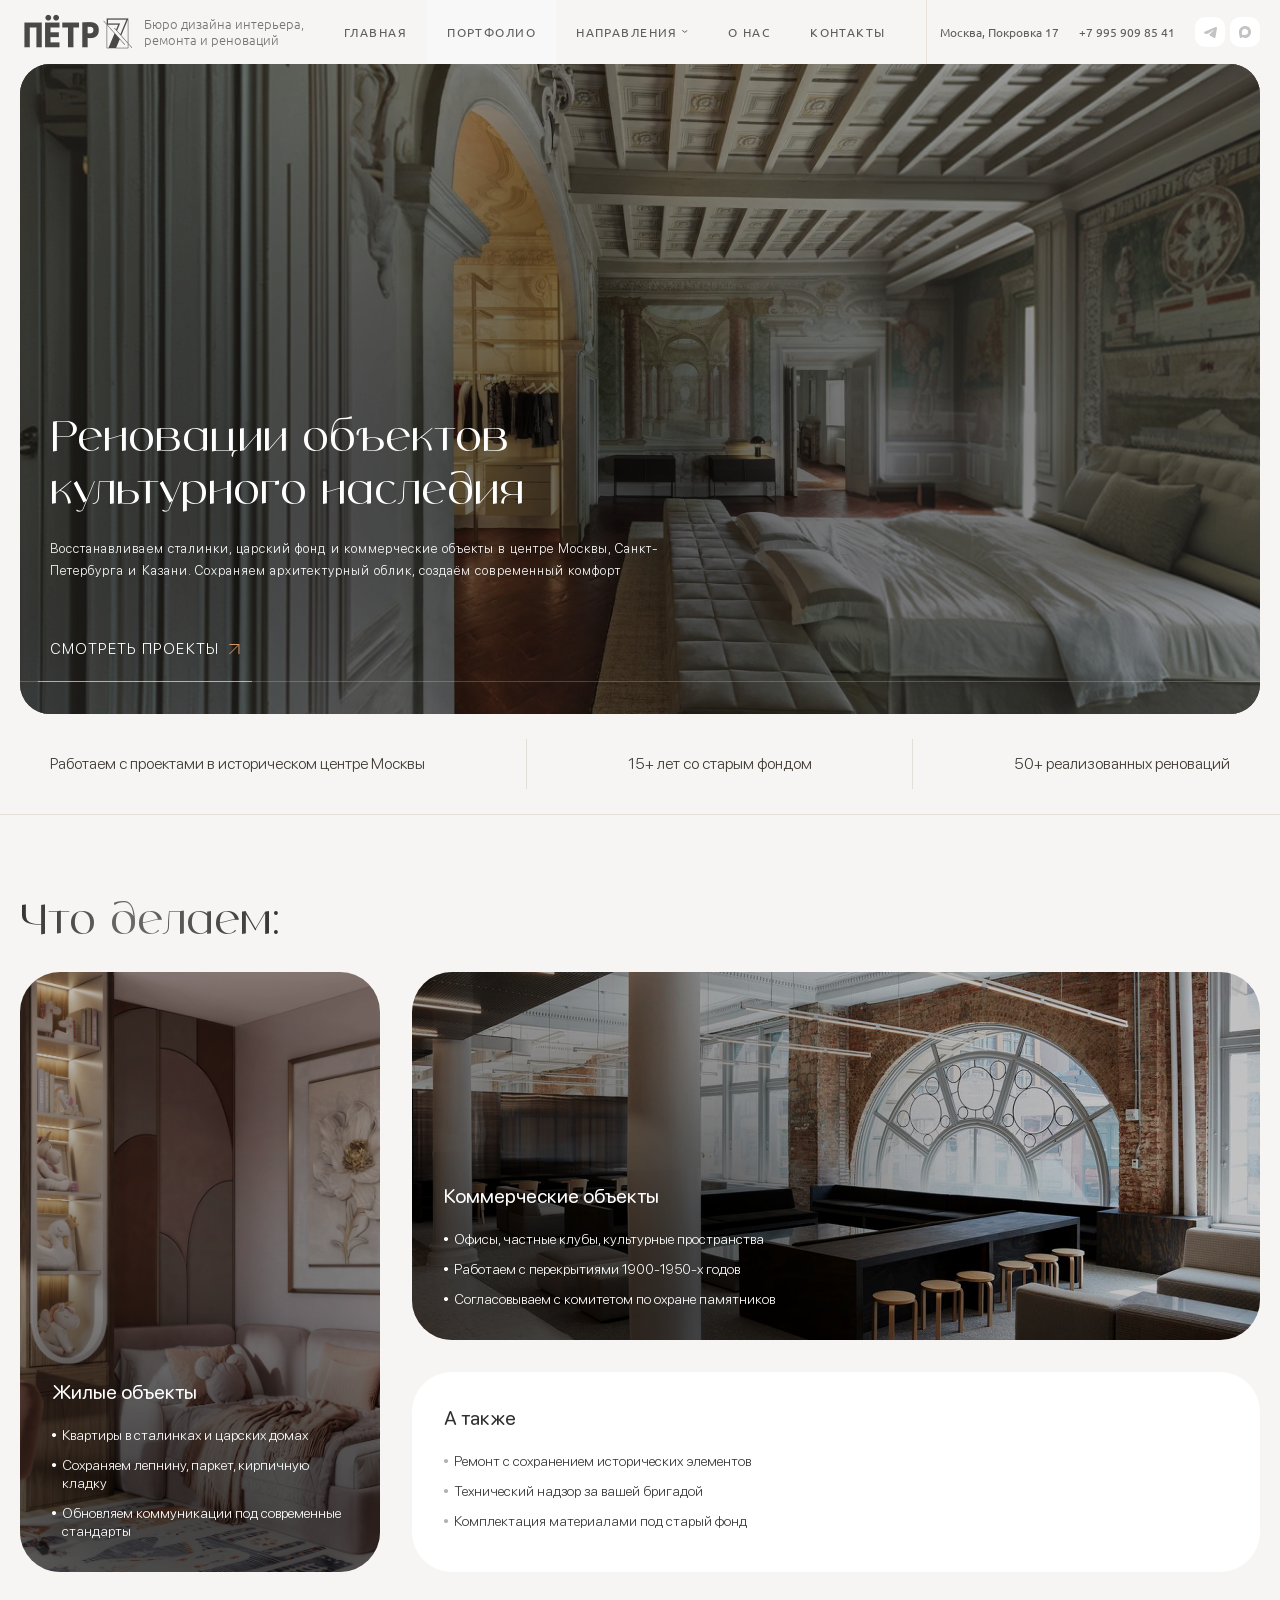
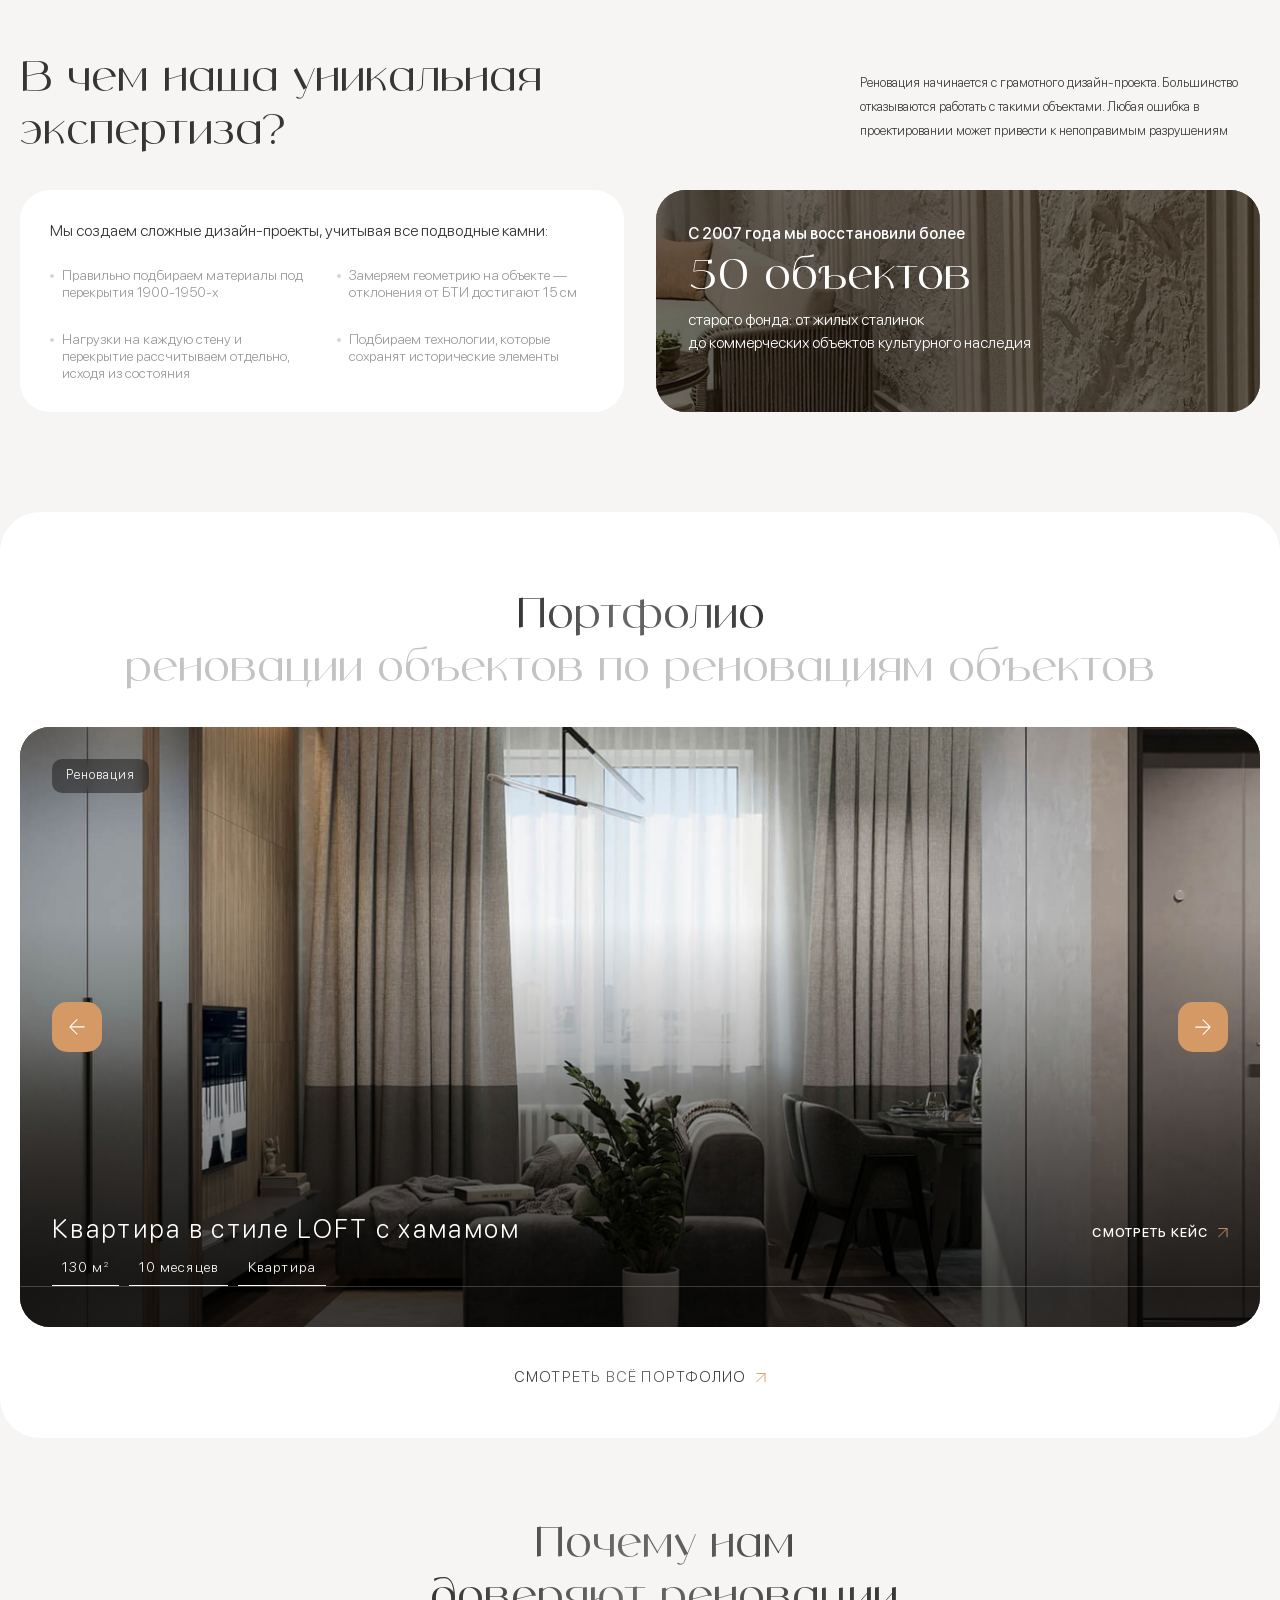
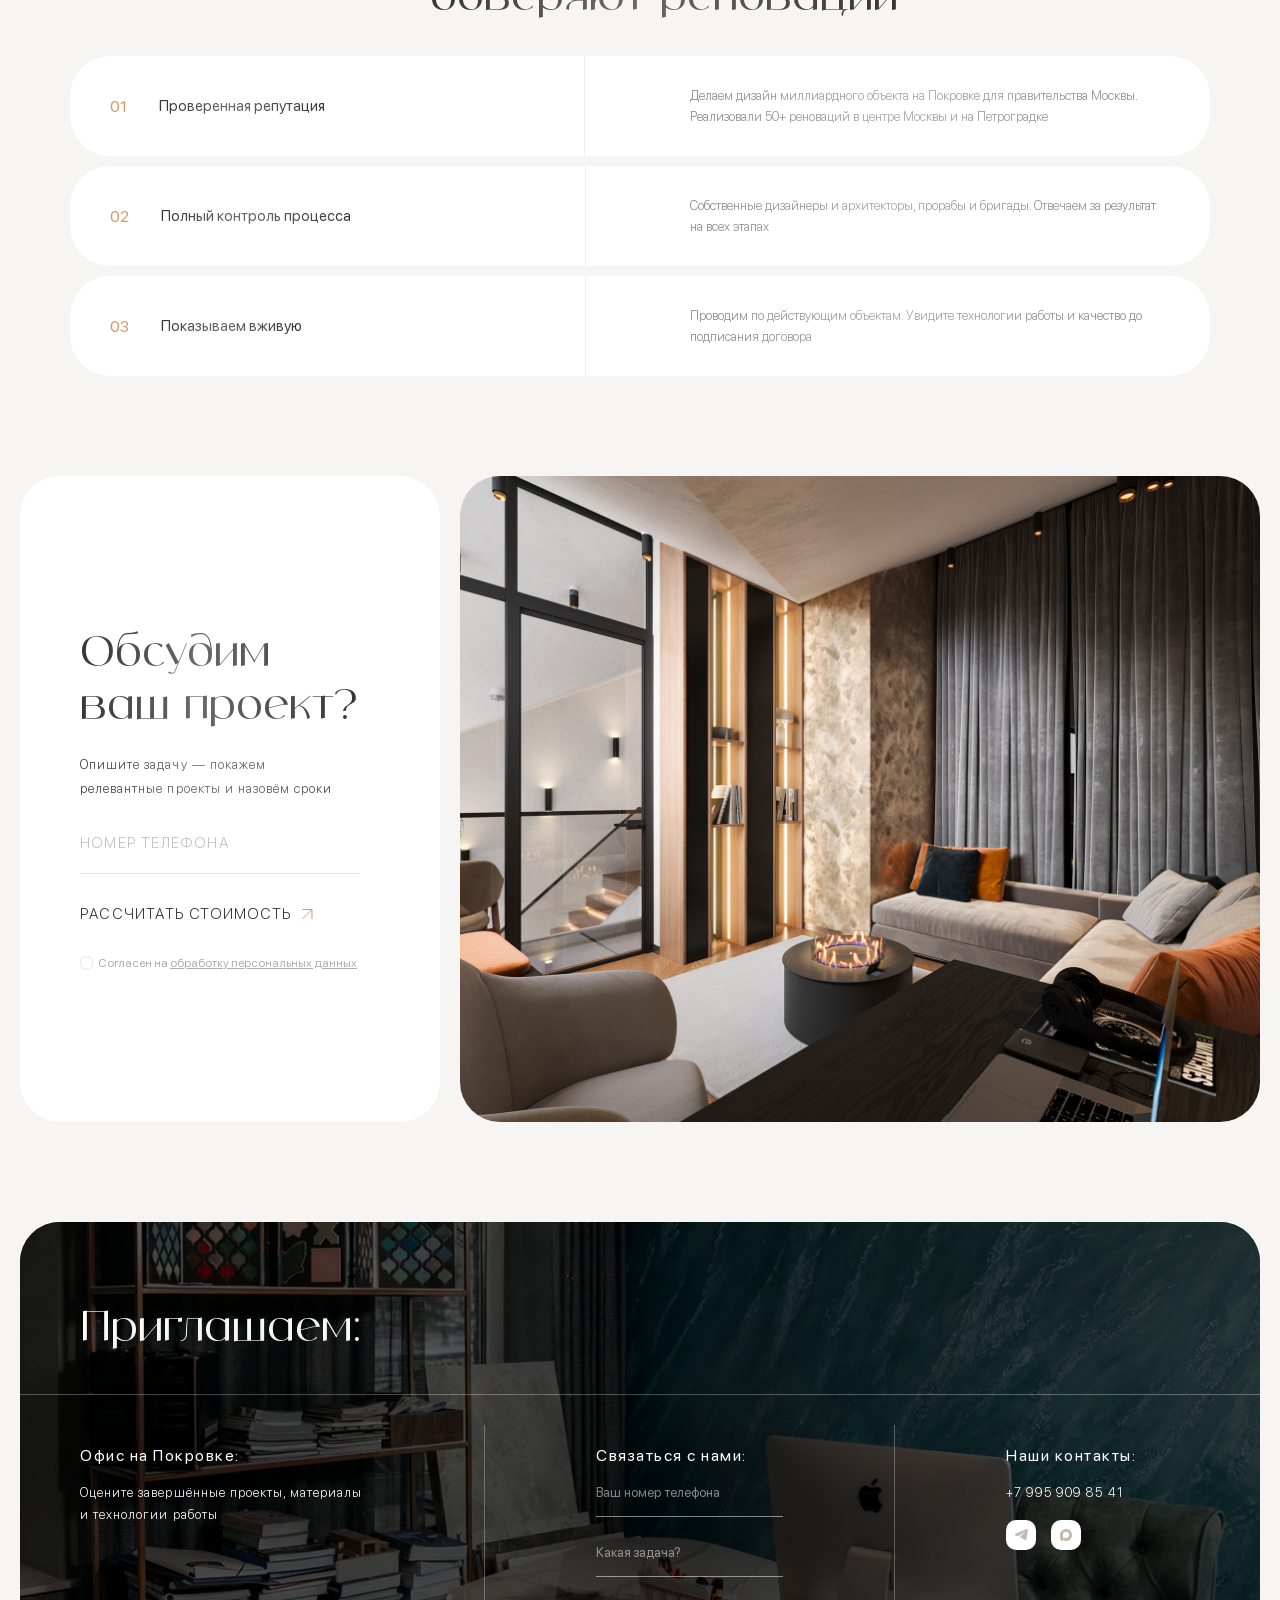
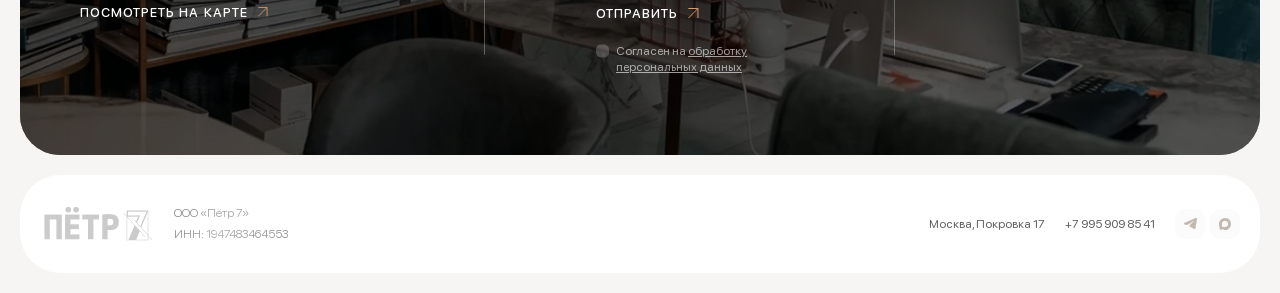
<file: service_renovation.html>
<!DOCTYPE html>
<html lang="ru">
	<head>
		<meta http-equiv="Content-Type" content="text/html; charset=utf-8">

		<!-- Adapting the page for mobile devices -->
		<meta name="viewport" content="width=device-width, initial-scale=1, maximum-scale=1">

		<!-- Prohibition of phone number recognition -->
		<meta name="format-detection" content="telephone=no">
		<meta name="SKYPE_TOOLBAR" content ="SKYPE_TOOLBAR_PARSER_COMPATIBLE">

		<!-- Page title -->
		<title>Заголовок страницы</title>

		<!-- Meta description -->
		<meta name="description" content="">

		<!-- Meta Keywords -->
		<meta name="keywords" content="">

		<!-- Changing the color of the mobile browser panel -->
		<meta name="msapplication-TileColor" content="#353535">
		<meta name="theme-color" content="#353535">

		<!-- Connecting style files -->
		<link rel="stylesheet" href="css/reset.css">
		<link rel="stylesheet" href="css/swiper-bundle.min.css">
		<link rel="stylesheet" href="css/swiper.css">
		<link rel="stylesheet" href="css/fancybox.css">
		<link rel="stylesheet" href="css/styles.css">
		<link rel="stylesheet" href="css/fonts.css">

		<link rel="stylesheet" href="css/response_1439.css" media="print, (max-width: 1439px)">
		<link rel="stylesheet" href="css/response_1279.css" media="print, (max-width: 1279px)">
		<link rel="stylesheet" href="css/response_1023.css" media="print, (max-width: 1023px)">
		<link rel="stylesheet" href="css/response_767.css" media="print, (max-width: 767px)">
	</head>

	<body>
		<div class="wrap">
			<div class="main">
				<header>
					<div class="cont">
						<a href="/" class="logo">
							<img src="images/logo.png" alt="">

							<span>Бюро дизайна интерьера,<br> ремонта и реноваций</span>
						</a>

						<nav class="menu">
							<div class="item">
								<a href="/">
									<span>Главная</span>
								</a>
							</div>

							<div class="item">
								<a class="active">
									<span>Портфолио</span>
								</a>
							</div>

							<div class="item">
								<a href="/" class="sub_link">
									<span>Направления</span>

									<svg class="arr"><use xlink:href="images/sprite.svg#ic_arr_ver"></use></svg>
								</a>

								<div class="sub">
									<div><a href="/">Дизайн интерьера</a></div>

									<div><a href="/">Ремонт квартир</a></div>

									<div><a href="/">Реновации</a></div>

									<div><a href="/">Флипинг</a></div>
								</div>
							</div>

							<div class="item">
								<a href="/">
									<span>О нас</span>
								</a>
							</div>

							<div class="item">
								<a href="/">
									<span>Контакты</span>
								</a>
							</div>
						</nav>

						<div class="address">Москва, Покровка 17</div>

						<div class="phone">
							<a href="tel:+7 995 909 85 41">+7 995 909 85 41</a>
						</div>

						<div class="messengers">
							<a href="/" target="_blank" rel="noopener nofollow" class="tg_link">
								<svg class="icon"><use xlink:href="images/sprite.svg#ic_tg"></use></svg>
							</a>

							<a href="/" target="_blank" rel="noopener nofollow" class="max_link">
								<svg class="icon"><use xlink:href="images/sprite.svg#ic_max"></use></svg>
							</a>
						</div>
					</div>
				</header>


				<section class="mob_header">
					<div class="cont">
						<div class="top">
							<a href="/" class="logo">
								<img src="images/logo_mob.png" alt="">
							</a>

							<div class="btns">
								<a href="tel:+7 995 909 85 41" class="btn phone_link">
									<svg class="icon"><use xlink:href="images/sprite.svg#ic_phone"></use></svg>
								</a>

								<a href="/" target="_blank" rel="noopener nofollow" class="btn tg_link">
									<svg class="icon"><use xlink:href="images/sprite.svg#ic_tg"></use></svg>
								</a>

								<a href="/" target="_blank" rel="noopener nofollow" class="btn max_link">
									<svg class="icon"><use xlink:href="images/sprite.svg#ic_max"></use></svg>
								</a>

								<button class="btn mob_menu_btn">
									<svg class="icon"><use xlink:href="images/sprite.svg#ic_menu"></use></svg>
								</button>
							</div>
						</div>

						<div class="bottom">
							<div class="name text_gradient">Бюро дизайна интерьера,<br> ремонта и реноваций</div>

							<div class="address">Москва,<br> Покровка 17</div>
						</div>
					</div>
				</section>


				<section class="mob_menu">
					<button class="close_btn">
						<svg class="icon"><use xlink:href="images/sprite.svg#ic_close"></use></svg>
					</button>

					<div class="links">
						<div><a href="/">Главная</a></div>

						<div><a href="/">Портфолио</a></div>

						<div><a href="/">Дизайн интерьера</a></div>

						<div><a href="/">Ремонт квартир</a></div>

						<div><a href="/">Реновации</a></div>

						<div><a href="/">Флиппинг</a></div>

						<div><a href="/">Контакты</a></div>
					</div>
				</section>


				<section class="service_head">
					<div class="data">
						<div class="cont l_w">
							<h1 class="title">Реновации объектов<br> культурного наследия</h1>

							<div class="desc">Восстанавливаем сталинки, царский фонд и коммерческие объекты в центре Москвы, Санкт-Петербурга и Казани. Сохраняем архитектурный облик, создаём современный комфорт</div>

							<div class="links">
								<div><a href="/" class="link">
									<span>СМОТРЕТЬ ПРОЕКТЫ</span>
									<span>ПОРТФОЛИО</span>

									<svg class="icon"><use xlink:href="images/sprite.svg#ic_arrow_diagonal"></use></svg>
								</a></div>
							</div>
						</div>

						<picture class="image">
							<img src="images/tmp/service_head_image3.jpg" alt="" loading="lazy" class="cover">
						</picture>
					</div>
				</section>


				<section class="service_info_block block s_m">
					<div class="cont l_w">
						<div>Работаем с проектами в историческом центре Москвы</div>

						<div class="sep"></div>

						<div>15+ лет со старым фондом</div>

						<div class="sep"></div>

						<div>50+ реализованных реноваций</div>
					</div>
				</section>


				<section class="what_we_do block">
					<div class="cont l_w">
						<div class="block_head">
							<div class="title text_gradient">Что делаем:</div>
						</div>

						<div class="grid">
							<div class="item shadow">
								<picture class="thumb">
									<img src="images/tmp/what_we_do_thumb1.jpg" alt="" loading="lazy" class="cover">
								</picture>

								<div class="title">Жилые объекты</div>

								<div class="text_block">
									<ul>
										<li>Квартиры в сталинках и царских домах</li>
										<li>Сохраняем лепнину, паркет, кирпичную кладку</li>
										<li>Обновляем коммуникации под современные стандарты</li>
									</ul>
								</div>
							</div>

							<div class="item shadow">
								<picture class="thumb">
									<img src="images/tmp/what_we_do_thumb2.jpg" alt="" loading="lazy" class="cover">
								</picture>

								<div class="title">Коммерческие объекты</div>

								<div class="text_block">
									<ul>
										<li>Офисы, частные клубы, культурные пространства</li>
										<li>Работаем с перекрытиями 1900-1950-х годов</li>
										<li>Согласовываем с комитетом по охране памятников</li>
									</ul>
								</div>
							</div>

							<div class="item">
								<div class="title">А также</div>

								<div class="text_block">
									<ul>
										<li>Ремонт с сохранением исторических элементов</li>
										<li>Технический надзор за вашей бригадой</li>
										<li>Комплектация материалами под старый фонд</li>
									</ul>
								</div>
							</div>
						</div>
					</div>
				</section>


				<section class="unique_expertise block l_m">
					<div class="cont l_w">
						<div class="block_head row l_m">
							<div class="title">В чем наша уникальная экспертиза?</div>

							<div class="desc">Реновация начинается с грамотного дизайн-проекта. Большинство отказываются работать с такими объектами. Любая ошибка в проектировании может привести к непоправимым разрушениям</div>
						</div>

						<div class="grid_row main">
							<div class="we_create">
								<div class="title">Мы создаем сложные дизайн-проекты, учитывая все подводные камни:</div>

								<div class="grid_row items">
									<div>Правильно подбираем материалы под перекрытия 1900-1950-х</div>

									<div>Замеряем геометрию на объекте — отклонения от БТИ достигают 15 см</div>

									<div>Нагрузки на каждую стену и перекрытие рассчитываем отдельно, исходя из состояния</div>

									<div>Подбираем технологии, которые сохранят исторические элементы</div>
								</div>
							</div>

							<div class="data">
								<div><b>С 2007 года мы восстановили более</b></div>

								<div class="val">50 объектов</div>

								<div>старого фонда: от жилых сталинок<br> до коммерческих объектов культурного наследия</div>

								<div class="image">
									<img src="images/tmp/unique_expertise_image.jpg" alt="" loading="lazy" class="cover">
								</div>
							</div>
						</div>
					</div>
				</section>


				<section class="portfolio block bg_white s_m">
					<div class="cont">
						<div class="block_head center l_m">
							<div class="title">
								<span class="text_gradient">Портфолио</span><br> <span class="mob">реновации объектов</span> <span>по реновациям объектов</span>
							</div>

							<div class="swiper_tip">
								<svg class="icon"><use xlink:href="images/sprite.svg#ic_swipe_tip"></use></svg>
							</div>
						</div>

						<div class="swiper">
							<div class="swiper-wrapper">
								<div class="swiper-slide">
									<div class="item">
										<picture class="image">
											<img src="images/tmp/portfolio_slider_image2.jpg" alt="" loading="lazy" class="cover">
										</picture>

										<div class="tags">
											<div>Реновация</div>
										</div>

										<div class="info">
											<div class="title">Квартира в стиле LOFT с хамамом</div>

											<div class="link">
												<a href="/">
													<span>СМОТРЕТЬ КЕЙС</span>

													<svg class="icon"><use xlink:href="images/sprite.svg#ic_arrow_diagonal"></use></svg>
												</a>
											</div>

											<div class="features">
												<div>130 м<sup>2</sup></div>
												<div>10 месяцев</div>
												<div>Квартира</div>
											</div>
										</div>
									</div>
								</div>

								<div class="swiper-slide">
									<div class="item">
										<picture class="image">
											<img src="images/tmp/portfolio_slider_image2.jpg" alt="" loading="lazy" class="cover">
										</picture>

										<div class="tags">
											<div>Реновация</div>
										</div>

										<div class="info">
											<div class="title">Квартира в стиле LOFT с хамамом</div>

											<div class="link">
												<a href="/">
													<span>СМОТРЕТЬ КЕЙС</span>

													<svg class="icon"><use xlink:href="images/sprite.svg#ic_arrow_diagonal"></use></svg>
												</a>
											</div>

											<div class="features">
												<div>130 м<sup>2</sup></div>
												<div>10 месяцев</div>
												<div>Квартира</div>
											</div>
										</div>
									</div>
								</div>

								<div class="swiper-slide">
									<div class="item">
										<picture class="image">
											<img src="images/tmp/portfolio_slider_image2.jpg" alt="" loading="lazy" class="cover">
										</picture>

										<div class="tags">
											<div>Реновация</div>
										</div>

										<div class="info">
											<div class="title">Квартира в стиле LOFT с хамамом</div>

											<div class="link">
												<a href="/">
													<span>СМОТРЕТЬ КЕЙС</span>

													<svg class="icon"><use xlink:href="images/sprite.svg#ic_arrow_diagonal"></use></svg>
												</a>
											</div>

											<div class="features">
												<div>130 м<sup>2</sup></div>
												<div>10 месяцев</div>
												<div>Квартира</div>
											</div>
										</div>
									</div>
								</div>

								<div class="swiper-slide">
									<div class="item">
										<picture class="image">
											<img src="images/tmp/portfolio_slider_image2.jpg" alt="" loading="lazy" class="cover">
										</picture>

										<div class="tags">
											<div>Реновация</div>
										</div>

										<div class="info">
											<div class="title">Квартира в стиле LOFT с хамамом</div>

											<div class="link">
												<a href="/">
													<span>СМОТРЕТЬ КЕЙС</span>

													<svg class="icon"><use xlink:href="images/sprite.svg#ic_arrow_diagonal"></use></svg>
												</a>
											</div>

											<div class="features">
												<div>130 м<sup>2</sup></div>
												<div>10 месяцев</div>
												<div>Квартира</div>
											</div>
										</div>
									</div>
								</div>

								<div class="swiper-slide">
									<div class="item">
										<picture class="image">
											<img src="images/tmp/portfolio_slider_image2.jpg" alt="" loading="lazy" class="cover">
										</picture>

										<div class="tags">
											<div>Реновация</div>
										</div>

										<div class="info">
											<div class="title">Квартира в стиле LOFT с хамамом</div>

											<div class="link">
												<a href="/">
													<span>СМОТРЕТЬ КЕЙС</span>

													<svg class="icon"><use xlink:href="images/sprite.svg#ic_arrow_diagonal"></use></svg>
												</a>
											</div>

											<div class="features">
												<div>130 м<sup>2</sup></div>
												<div>10 месяцев</div>
												<div>Квартира</div>
											</div>
										</div>
									</div>
								</div>
							</div>

							<button class="swiper-button-prev">
								<svg class="icon"><use xlink:href="images/sprite.svg#ic_arrow_hor"></use></svg>
							</button>

							<button class="swiper-button-next">
								<svg class="icon"><use xlink:href="images/sprite.svg#ic_arrow_hor"></use></svg>
							</button>
						</div>

						<div class="all_link">
							<a href="/">
								<span class="text_gradient">СМОТРЕТЬ ВСЁ ПОРТФОЛИО</span>

								<svg class="icon"><use xlink:href="images/sprite.svg#ic_arrow_diagonal"></use></svg>
							</a>
						</div>
					</div>
				</section>


				<section class="why block l_m">
					<div class="cont">
						<div class="block_head center l_m">
							<div class="title text_gradient">Почему нам<br> доверяют реновации</div>
						</div>

						<div class="list">
							<div class="item">
								<div class="number"></div>

								<div class="name">
									<span class="text_gradient">Проверенная репутация</span>
								</div>

								<div class="sep"></div>

								<div class="desc">
									<span class="text_gradient">Делаем дизайн миллиардного объекта на Покровке для правительства Москвы. Реализовали 50+ реноваций в центре Москвы и на Петроградке</span>
								</div>
							</div>

							<div class="item">
								<div class="number"></div>

								<div class="name">
									<span class="text_gradient">Полный контроль процесса</span>
								</div>

								<div class="sep"></div>

								<div class="desc">
									<span class="text_gradient">Собственные дизайнеры и архитекторы, прорабы и бригады. Отвечаем за результат на всех этапах</span>
								</div>
							</div>

							<div class="item">
								<div class="number"></div>

								<div class="name">
									<span class="text_gradient">Показываем вживую</span>
								</div>

								<div class="sep"></div>

								<div class="desc">
									<span class="text_gradient">Проводим по действующим объектам. Увидите технологии работы и качество до подписания договора</span>
								</div>
							</div>
						</div>
					</div>
				</section>


				<section class="discuss_form block xl_m">
					<div class="cont l_w">
						<div class="info">
							<div class="block_head l_m">
								<div class="title text_gradient">Обсудим<br> ваш проект?</div>

								<div class="desc text_gradient">Опишите задачу — покажем<br> релевантные проекты и назовём сроки</div>
							</div>

							<form action="" class="form">
								<div class="line">
									<div class="field">
										<input type="tel" name="" value="" class="input" placeholder="НОМЕР ТЕЛЕФОНА">
									</div>
								</div>

								<div class="submit">
									<button type="submit" class="submit_btn">
										<span>РАССЧИТАТЬ СТОИМОСТЬ</span>

										<svg class="icon"><use xlink:href="images/sprite.svg#ic_arrow_diagonal"></use></svg>
									</button>
								</div>

								<div class="agree">
									<div class="field">
										<label class="checkbox">
											<input type="checkbox" name="agree">

											<div class="check"></div>

											<div>Согласен на <a href="/" target="_blank">обработку персональных данных</a></div>
										</label>
									</div>
								</div>
							</form>
						</div>

						<picture class="image">
							<img src="images/tmp/discuss_form_image.jpg" alt="" loading="lazy" class="cover">
						</picture>
					</div>
				</section>


				<section class="contacts_block">
					<div class="data">
						<div class="cont">
							<div class="block_head xl_m">
								<div class="title">Приглашаем:</div>
							</div>

							<div class="row">
								<div class="col">
									<div class="office">
										<div class="title">Офис на Покровке:</div>

										<div class="desc">Оцените завершённые проекты, материалы и технологии работы</div>
									</div>

									<div class="map_link">
										<a href="/">
											<span>ПОСМОТРЕТЬ НА КАРТЕ</span>

											<svg class="icon"><use xlink:href="images/sprite.svg#ic_arrow_diagonal"></use></svg>
										</a>
									</div>
								</div>

								<div class="sep"></div>

								<div class="feedback">
									<div class="title">Связаться с нами:</div>

									<form action="" class="form">
										<div class="line">
											<div class="field">
												<input type="tel" name="" value="" class="input" placeholder="Ваш номер телефона">
											</div>
										</div>

										<div class="line">
											<div class="field">
												<input type="text" name="" value="" class="input" placeholder="Какая задача?">
											</div>
										</div>

										<div class="submit">
											<button type="submit" class="submit_btn">
												<span>ОТПРАВИТЬ</span>

												<svg class="icon"><use xlink:href="images/sprite.svg#ic_arrow_diagonal"></use></svg>
											</button>
										</div>

										<div class="agree">
											<div class="field">
												<label class="checkbox">
													<input type="checkbox" name="agree">

													<div class="check"></div>

													<div>Согласен на <a href="/" target="_blank">обработку персональных данных</a></div>
												</label>
											</div>
										</div>
									</form>
								</div>

								<div class="sep"></div>

								<div class="contacts">
									<div class="title">Наши контакты:</div>

									<div class="phone">
										<a href="tel:+7 995 909 85 41">+7 995 909 85 41</a>
									</div>

									<div class="messengers">
										<a href="/" target="_blank" rel="noopener nofollow" class="tg_link">
											<svg class="icon"><use xlink:href="images/sprite.svg#ic_tg"></use></svg>
										</a>

										<a href="/" target="_blank" rel="noopener nofollow" class="max_link">
											<svg class="icon"><use xlink:href="images/sprite.svg#ic_max"></use></svg>
										</a>
									</div>
								</div>
							</div>
						</div>

						<picture class="bg">
							<img src="images/tmp/bg_contacts_info.jpg" alt="" loading="lazy" class="cover">
						</picture>
					</div>
				</section>
			</div>


			<footer>
				<div class="data">
					<div class="cont">
						<div class="logo">
							<img src="images/logo.png" alt="">
						</div>

						<div class="copyright">
							<div class="text_gradient">ООО «Пётр 7»</div>

							<div class="text_gradient">ИНН: 1947483464553</div>
						</div>

						<div class="address">Москва, Покровка 17</div>

						<div class="phone">
							<a href="tel:+7 995 909 85 41">+7 995 909 85 41</a>
						</div>

						<div class="messengers">
							<a href="/" target="_blank" rel="noopener nofollow" class="tg_link">
								<svg class="icon"><use xlink:href="images/sprite.svg#ic_tg"></use></svg>
							</a>

							<a href="/" target="_blank" rel="noopener nofollow" class="max_link">
								<svg class="icon"><use xlink:href="images/sprite.svg#ic_max"></use></svg>
							</a>
						</div>
					</div>
				</div>
			</footer>


			<div class="overlay"></div>
		</div>


		<!-- Connecting javascript files -->
		<script src="js/jquery-3.7.1.min.js"></script>
		<script src="js/functions.js"></script>
		<script src="js/swiper-bundle.min.js"></script>
		<script src="js/fancybox.js"></script>
		<script src="js/imask.js"></script>
		<script src="js/scripts.js"></script>
	</body>
</html>
</file>
<file: css/styles.css>
/*-------------------
    Global styles
-------------------*/
:root
{
    --bg: #f6f5f4;
    --bg_white: #fff;
    --bg_dark: #353535;
    --cont_padding: 20px;
    --cont_padding_double: calc(var(--cont_padding) * 2);
    --cont_padding_half: calc(var(--cont_padding) * .5);
    --content_width_l: 1280px;
    --content_width: 1140px;
    --scroll_width: 17px;
    --custom_scroll_width: 10px;
    --custom_scroll_height: 10px;
    --custom_scroll_border_radius: 0;
    --primary_color: #d59965;
    --dark_color: #353535;
    --dark_color2: #1e1e1e;
    --light_color: #fff;
    --grey_color: #c3c3c3;
    --font_size_xxl: 20px;
    --font_size_xl: 18px;
    --font_size_l: 15px;
    --font_size_m: 14px;
    --font_size: 13px;
    --font_size_s: 12px;
    --font_size_title_l: 66px;
    --font_size_title: 50px;
    --font_size_title_m: 40px;
    --font_size_title_s: 30px;
    --font_size_title_xs: 25px;
    --font_family: 'SFRounded', 'Arial', sans-serif;
    --font_family2: 'Vetrino', 'Arial', sans-serif;
    --font_family3: 'Ubuntu', 'Arial', sans-serif;
    --block_head_offset_xl: 50px;
    --block_head_offset_l: 40px;
    --block_head_offset: 30px;
    --block_padding_l: 60px;
    --block_padding: 40px;
    --block_padding_s: 24px;
    --outside_gap_xl: 120px;
    --outside_gap_l: 110px;
    --outside_gap: 100px;
    --outside_gap_s: 90px;
    --inner_gap_l: 30px;
    --inner_gap: 20px;
    --inner_gap_s: 10px;
    --inner_gap_xs: 5px;
    --border_radius_max: 100px;
    --border_radius_l: 40px;
    --border_radius: 30px;
    --border_radius_s: 20px;
    --border_radius_xs: 10px;
    --zero_px: calc(0 * 1px);
}


::selection
{
    color: var(--light_color);
    background: var(--primary_color);
}

::-moz-selection
{
    color: var(--light_color);
    background: var(--primary_color);
}



html
{
    height: 100%;
    min-height: -moz-available;
    min-height: -webkit-fill-available;
    min-height:         fill-available;
}


html.custom_scroll ::-webkit-scrollbar
{
    width: var(--custom_scroll_width);
    height: var(--custom_scroll_height);

    border-radius: var(--custom_scroll_border_radius);
    background-color: var(--bg);
}


html.custom_scroll ::-webkit-scrollbar-thumb
{
    border-radius: var(--custom_scroll_border_radius);
    background-color: var(--primary_color);
}


body
{
    height: 100%;
    min-height: -moz-available;
    min-height: -webkit-fill-available;
    min-height:         fill-available;

    font-family: var(--font_family);
    font-size: var(--font_size);
    font-weight: 400;
    line-height: normal;

    color: var(--dark_color);
}


body.lock
{
    overflow: clip;
}


button
{
    display: inline-block;

    font-family: inherit;
    font-size: inherit;
    font-weight: inherit;
    line-height: inherit;

    cursor: pointer;
    vertical-align: top;
    letter-spacing: inherit;

    color: inherit;
    border: none;
    background: none;
}


.wrap
{
    position: relative;

    display: flex;
    overflow: clip;
    flex-direction: column;

    min-height: 100%;

    z-index: 5;

    background: var(--bg);
}


.wrap > .main
{
    position: relative;

    display: flex;
    flex: 1 0 auto;
    flex-direction: column;
}


.cont
{
    width: 100%;
    max-width: calc(var(--content_width) + var(--cont_padding_double));
    margin-inline: auto;
    padding-inline: var(--cont_padding);
}


.cont.l_w
{
    max-width: calc(var(--content_width_l) + var(--cont_padding_double));
}



.block
{
    margin-bottom: var(--outside_gap);
}

.block.xl_m
{
    margin-bottom: var(--outside_gap_xl);
}

.block.l_m
{
    margin-bottom: var(--outside_gap_l);
}

.block.s_m
{
    margin-bottom: var(--outside_gap_s);
}

.block.no_m
{
    margin-bottom: 0;
}


.block.bg_white
{
    padding-block: 77px 50px;

    border-radius: var(--border_radius_l);
    background: var(--bg_white);
}



.modal_btn > *
{
    pointer-events: none;
}



img.cover,
video.cover
{
    display: block;

    width: 100%;
    height: 100%;

    border-radius: inherit;

    object-fit: cover;
}



.text_gradient
{
    background: linear-gradient(90deg, var(--dark_color) 0%, #6a6a6a 41.83%, var(--dark_color) 100%);
    -webkit-background-clip: text;
            background-clip: text;

    -webkit-text-fill-color: transparent;
}



/*--------------
    Fancybox
--------------*/
.fancybox__container
{
            backdrop-filter: blur(25px);
    -webkit-backdrop-filter: blur(25px);
    --fancybox-backdrop-bg: rgba(0, 0, 0, .50);
    --f-close-button-width: 44px;
    --f-close-button-height: 44px;
    --f-close-border-radius: 0;
    --f-close-button-color: rgba(0, 0, 0, .1);
    --f-close-button-hover-color: var(--dark_color);
    --f-close-button-svg-width: 24px;
    --f-close-button-svg-height: 24px;
    --f-close-button-svg-stroke-width: 1;
    --f-close-button-bg: transparent;
    --f-close-button-hover-bg: transparent;
    --f-close-button-active-bg: transparent;
}


.fancybox__slide,
.fancybox__slide.has-html,
.fancybox__slide.has-close-btn
{
    padding: var(--inner_gap);
}


.f-button.is-close-button
{
    top: var(--inner_gap_s);
    right: var(--inner_gap_s);
}



/*--------------
    Grid row
--------------*/
.grid_row
{
    display: flex;
    align-content: stretch;
    align-items: stretch;
    flex-wrap: wrap;
    justify-content: flex-start;

    margin-bottom: calc(var(--gap_y) * -1);
    margin-left: calc(var(--gap_x) * -1);

    --items_per_line: 3;
    --gap_x: var(--inner_gap);
    --gap_y: var(--inner_gap);
}


.grid_row.centered
{
    justify-content: center;
}


.grid_row > *
{
    width: calc(100% / var(--items_per_line) * var(--width_multiplier, 1) - var(--gap_x));
    margin-bottom: var(--gap_y);
    margin-left: var(--gap_x);
}



/*--------------
    All link
--------------*/
.all_link
{
    margin-top: 50px;
}


.all_link a
{
    display: flex;
    align-content: center;
    align-items: center;
    flex-wrap: wrap;
    justify-content: space-between;

    width: fit-content;
    margin-inline: auto;

    font-size: var(--font_size_l);
    font-weight: 300;
    line-height: calc(100% + 6px);

    text-decoration: none;
    letter-spacing: 1.2px;
    text-transform: uppercase;

    color: currentColor;

    gap: var(--inner_gap_s);
}


.all_link a .icon
{
    display: block;

    width: 10px;

    transition: transform .2s linear;

    color: var(--primary_color);

    aspect-ratio: 1 / 1;
}


.all_link a:hover .icon
{
    transform: rotate(45deg);
}



/*----------------
    Pagination
----------------*/
.pagination
{
    display: flex;
    align-content: center;
    align-items: center;
    flex-wrap: wrap;
    justify-content: center;

    margin-top: 50px;

    gap: var(--inner_gap_xs);
}


.pagination a,
.pagination .sep
{
    display: flex;
    align-content: center;
    align-items: center;
    flex-wrap: wrap;
    justify-content: center;

    width: 50px;
    height: 50px;

    font-size: var(--font_size_l);
    line-height: calc(100% + 6px);

    transition: .2s linear;
    text-align: center;
    text-decoration: none;

    color: rgba(156, 156, 156, .6);
    border-radius: 15px;
    background: var(--bg_white);
}


.pagination .sep
{
    background: none;
}


.pagination a:hover
{
    color: #3d3d3d;
}


.pagination a.active
{
    color: #565656;
    background: none;
}


.pagination a.prev,
.pagination a.next
{
    width: 120px;

    transition: .3s linear;

    color: var(--light_color);
    background: var(--primary_color);
}


.pagination a.prev
{
    margin-right: 15px;
}

.pagination a.next
{
    margin-left: 15px;
}


.pagination a.prev .icon,
.pagination a.next .icon
{
    display: block;

    width: 25px;
    height: 15px;
}


.pagination a.next .icon
{
    transform: scale(-1, 1);
}


.pagination a.prev:hover,
.pagination a.next:hover
{
    transform: scale(1.2);
}



/*----------
    Tabs
----------*/
.tabs
{
    position: relative;

    display: flex;
    align-content: center;
    align-items: center;
    flex-wrap: wrap;
    justify-content: space-between;

    margin-bottom: 60px;
}


.tabs:before,
.tabs:after
{
    position: absolute;
    top: 0;
    left: 50%;

    display: block;

    width: 100vw;
    height: 1px;

    content: '';
    transform: translateX(-50%);
    pointer-events: none;

    opacity: .2;
    background: #979797;
}


.tabs:after
{
    top: auto;
    bottom: 0;
}


.tabs .sep
{
    width: 1px;
    height: 35px;

    opacity: .2;
    background: #979797;
}


.tabs .btn
{
    display: flex;
    align-content: center;
    align-items: center;
    flex-wrap: wrap;
    justify-content: flex-start;

    min-height: 60px;

    font-weight: 500;
    line-height: calc(100% + 10px);

    transition: opacity .2s linear;
    letter-spacing: 1.04px;

    opacity: .5;
    color: #6c6c6c;

    gap: var(--inner_gap_s);
}


.tabs .btn span
{
    max-width: calc(100% - 11px - var(--inner_gap_s));
}


.tabs .btn .icon
{
    display: block;

    width: 11px;

    transition: .2s linear;
    transform: rotate(180deg);

    aspect-ratio: 1 / 1;
}


.tabs .btn:hover,
.tabs .btn.active
{
    opacity: 1;
}


.tabs .btn:hover .icon,
.tabs .btn.active .icon
{
    color: var(--primary_color);
}


.tabs .btn.active .icon
{
    transform: rotate(270deg);
}


.tab_content
{
    position: relative;

    visibility: hidden;
    overflow: hidden;

    height: 0;

    pointer-events: none;

    opacity: 0;
}

.tab_content.active
{
    visibility: visible;
    overflow: visible;

    height: auto;

    transition: opacity .5s linear;
    pointer-events: auto;

    opacity: 1;
}



/*---------------
    Accordion
---------------*/
.accordion_item .head
{
    display: flex;
    align-content: center;
    align-items: center;
    flex-wrap: nowrap;
    justify-content: flex-start;

    padding-block: var(--inner_gap);

    cursor: pointer;

    border-bottom: 1px solid #eee;

    gap: 14px;
}


.accordion_item .head .icon
{
    display: flex;
    align-content: center;
    align-items: center;
    flex-wrap: wrap;
    justify-content: center;

    width: 24px;

    aspect-ratio: 1 / 1;
}


.accordion_item .head .icon img
{
    display: block;

    width: 100%;

    aspect-ratio: 1 / 1;
}


.accordion_item .head .title
{
    font-size: var(--font_size_xxl);
    line-height: calc(100% + 7px);
}


.accordion_item .head .arr
{
    display: flex;
    align-content: center;
    align-items: center;
    flex-wrap: wrap;
    justify-content: center;

    width: 30px;
    min-width: 30px;
    margin-left: auto;

    transition: .3s linear;

    color: #bdbdbd;
    border-radius: var(--border_radius_xs);
    background: var(--bg_white);

    aspect-ratio: 1 / 1;
}


.accordion_item .head .arr svg
{
    display: block;

    width: 10px;
    height: 7px;

    transition: transform .2s linear;
}


.accordion_item .data
{
    display: none;

    padding-block: var(--inner_gap) var(--inner_gap_s);
}


.accordion_item .text_block
{
    font-weight: 400;
    line-height: calc(100% + 8px);

    opacity: .5;
}


.accordion_item .head:hover .arr
{
    transform: scale(1.2);

    color: var(--light_color);
    background: var(--primary_color);
}


.accordion_item.active .head .arr svg
{
    transform: rotate(180deg);
}



/*----------------
    Swiper tip
----------------*/
.swiper_tip
{
    position: absolute;
    right: 0;
    bottom: 0;

    display: none;
    align-content: center;
    align-items: center;
    flex-wrap: wrap;
    justify-content: center;

    width: 50px;

    color: #b8b8b8;
    border-radius: 15px;
    background: #f8f8f8;

    aspect-ratio: 1 / 1;
}


.swiper_tip .icon
{
    display: block;

    width: 20px;
    height: 21px;

    aspect-ratio: 1 / 1;
}



/*------------
    Header
------------*/
header
{
    position: relative;

    font-family: var(--font_family3);

    z-index: 9;

    color: var(--dark_color2);

    --content_width: 1340px;
}


header .cont
{
    display: flex;
    align-content: center;
    align-items: center;
    flex-wrap: wrap;
    justify-content: space-between;
}



header .logo
{
    display: flex;
    align-content: center;
    align-items: center;
    flex-wrap: wrap;
    justify-content: flex-start;

    font-weight: 300;
    line-height: calc(100% + 3px);

    text-decoration: none;

    color: currentColor;

    gap: 16px;
}


header .logo img
{
    display: block;

    width: 114px;
    height: 38px;

    opacity: .7;
}


header .logo span
{
    opacity: .6;
}



header .menu
{
    display: flex;
    align-content: stretch;
    align-items: stretch;
    flex-wrap: wrap;
    justify-content: flex-start;

    margin-right: auto;
    margin-left: var(--block_padding);
    padding-right: var(--block_padding);

    border-right: 1px solid #eae2d9;
}


header .menu .item
{
    position: relative;
}


header .menu .item > a
{
    display: flex;
    align-content: center;
    align-items: center;
    flex-wrap: wrap;
    justify-content: center;

    height: 73px;
    padding-block: var(--inner_gap_s);
    padding-inline: var(--inner_gap);

    font-size: var(--font_size_s);
    line-height: calc(100% + 4px);

    transition: background .2s linear;
    text-decoration: none;
    letter-spacing: 1.44px;
    text-transform: uppercase;

    opacity: .7;
    color: currentColor;

    gap: 4px;
}


header .menu .item > a .arr
{
    display: block;

    width: 6px;
    height: 4px;

    transition: transform .2s linear;
}


header .menu .item:hover > a,
header .menu .item > a.active
{
    background: rgba(255, 255, 255, .5);
}


header .menu .item:hover > a  .arr
{
    transform: rotate(180deg);
}


header .menu .sub
{
    position: absolute;
    top: 100%;
    left: 0;

    visibility: hidden;

    min-width: 100%;
    margin-top: var(--inner_gap_xs);
    padding-block: var(--inner_gap);

    z-index: 9;
    transition: .2s linear;
    pointer-events: none;

    opacity: 0;
    border-radius: var(--border_radius_s);
    background: var(--bg_white);
}


header .menu .sub:before
{
    position: absolute;
    bottom: 100%;
    left: 0;

    display: block;

    width: 100%;
    height: var(--inner_gap_xs);

    content: '';
}


@media (hover: hover) and (pointer: fine)
{
    header .menu .item:hover .sub
    {
        visibility: visible;

        pointer-events: auto;

        opacity: 1;
    }
}


header .menu .sub.show
{
    visibility: visible;

    pointer-events: auto;

    opacity: 1;
}


header .menu .sub a
{
    display: block;

    padding-block: 12px;
    padding-inline: 18px;

    font-family: var(--font_family3);
    font-size: var(--font_size_s);
    line-height: calc(100% + 4px);

    transition: .2s linear;
    white-space: nowrap;
    text-decoration: none;
    letter-spacing: 1.44px;
    text-transform: uppercase;

    opacity: .5;
    color: var(--dark_color2);
}


header .menu .sub a:hover,
header .menu .sub a.active
{
    opacity: 1;
    background: #f9f9f9;
}



header .address
{
    font-size: var(--font_size_s);
    line-height: calc(100% + 4px);

    opacity: .7;
}



header .phone
{
    margin-left: 24px;

    font-size: var(--font_size_s);
    line-height: calc(100% + 4px);
}


header .phone a
{
    transition: .2s linear;
    white-space: nowrap;
    text-decoration: none;

    opacity: .7;
    color: currentColor;
}


header .phone a:hover
{
    opacity: 1;
    color: var(--primary_color);
}



header .messengers
{
    display: flex;
    align-content: flex-start;
    align-items: flex-start;
    flex-wrap: wrap;
    justify-content: flex-start;

    margin-left: 24px;

    gap: var(--inner_gap_xs);
}


header .messengers a
{
    display: flex;
    align-content: center;
    align-items: center;
    flex-wrap: wrap;
    justify-content: center;

    width: 30px;

    transition: .2s linear;
    text-decoration: none;

    color: var(--grey_color);
    border-radius: var(--border_radius_xs);
    background: var(--bg_white);

    aspect-ratio: 1 / 1;
}


header .messengers .icon
{
    display: block;
}


header .messengers .tg_link .icon
{
    width: 13px;
    height: 11px;
}


header .messengers .max_link .icon
{
    width: 12px;
    height: 12px;
}


header .messengers a:hover
{
    color: var(--light_color);
    background: var(--primary_color);
}



/*-----------------
    Mob. header
-----------------*/
.mob_header
{
    position: sticky;
    top: 0;

    display: none;

    width: 100%;
    margin-bottom: var(--inner_gap_s);
    padding-block: var(--inner_gap_xs);

    z-index: 101;
}



.mob_header .top
{
    display: flex;
    align-content: center;
    align-items: center;
    flex-wrap: wrap;
    justify-content: space-between;

    padding-block: var(--inner_gap_s);
    padding-inline: 15px;

    border-radius: 15px;

    gap: var(--inner_gap_s);
}


.mob_header .bottom
{
    display: flex;
    align-content: center;
    align-items: center;
    flex-wrap: wrap;
    justify-content: space-between;

    padding-block: var(--inner_gap_s);
    padding-inline: 15px;

    font-size: var(--font_size_s);
    line-height: calc(100% + 5px);

    border-radius: var(--border_radius_xs);
    background: var(--bg_white);
}



.mob_header .logo
{
    display: block;

    margin-right: auto;

    text-decoration: none;

    color: currentColor;
}


.mob_header .logo img
{
    width: 100px;
    height: 35px;

    opacity: .7;
}



.mob_header .btns
{
    display: flex;
    align-content: center;
    align-items: center;
    flex-wrap: wrap;
    justify-content: flex-start;

    gap: var(--inner_gap_xs);
}


.mob_header .btns .btn
{
    display: flex;
    align-content: center;
    align-items: center;
    flex-wrap: wrap;
    justify-content: center;

    width: 45px;

    transition: .2s linear;
    text-decoration: none;

    color: #a9a9a9;
    border-radius: var(--border_radius_xs);
    background: #fff;
    background: var(--bg_white);

    aspect-ratio: 1 / 1;
}


.mob_header .btns .btn .icon
{
    display: block;

    width: 14px;
    height: 14px;
}


.mob_header .btns .tg_link .icon
{
    width: 15px;
    height: 13px;
}


.mob_header .btns .mob_menu_btn
{
    color: var(--light_color);
    background: var(--primary_color);
}


.mob_header .btns .mob_menu_btn .icon
{
    width: 19px;
    height: 14px;
}



.mob_header .name
{
    opacity: .4;
}



.mob_header .address
{
    opacity: .7;
}



.mob_header.fixed
{
    pointer-events: none;
}


.mob_header.fixed .top
{
    pointer-events: auto;

    background: var(--bg_white);
    box-shadow: 0 10px 30px 0 rgba(0, 0, 0, .10);
}


.mob_header.fixed .bottom
{
    opacity: 0;
}


.mob_header.fixed .btns .btn:not(.mob_menu_btn)
{
    background: #f9f9f9;
}



/*---------------
    Mob. menu
---------------*/
.mob_menu
{
    position: fixed;
    top: 0;
    right: 100%;
    left: 100%;

    display: flex;
    overflow: auto;
    flex-direction: column;
    justify-content: center;

    width: 100%;
    height: 100%;
    min-height: -moz-available;
    min-height: -webkit-fill-available;
    min-height:         fill-available;
    padding-block: var(--block_padding_xl);
    padding-inline: var(--cont_padding);

    z-index: 101;
    transition: transform .3s linear;
    text-align: center;

    background: rgba(0, 0, 0, .50);

    -webkit-backdrop-filter: blur(25px);
            backdrop-filter: blur(25px);
    overscroll-behavior-y: contain;
}


.mob_menu.show
{
    transform: translateX(-100%);
}


.mob_menu .close_btn
{
    position: absolute;
    top: var(--inner_gap);
    right: 25px;

    display: flex;
    align-content: center;
    align-items: center;
    flex-wrap: wrap;
    justify-content: center;

    width: 45px;

    z-index: 9;

    color: var(--light_color);
    border-radius: var(--border_radius_xs);
    background: var(--primary_color);

    aspect-ratio: 1 / 1;
}


.mob_menu .close_btn .icon
{
    display: block;

    width: 19px;

    aspect-ratio: 1 / 1;
}


.mob_menu .links
{
    display: flex;
    flex-direction: column;

    font-family: var(--font_family3);
    font-size: var(--font_size_l);
    line-height: 1;

    letter-spacing: 2.4px;
    text-transform: uppercase;

    gap: 50px;
}


.mob_menu .links a
{
    display: inline-block;

    transition: color .2s linear;
    vertical-align: top;
    text-decoration: none;

    color: rgba(255, 255, 255, .6);
}


.mob_menu .links a:hover,
.mob_menu .links a.active
{
    color: var(--light_color);
}



/*---------------
    Page head
---------------*/
.page_head
{
    margin-bottom: 48px;
    padding-top: 26px;

    border-top: 1px solid rgba(0, 0, 0, .1);
}


.page_head.s_m
{
    margin-bottom: var(--inner_gap_l);
}


.page_head .cont
{
    display: flex;
    flex-direction: column;

    gap: var(--inner_gap_s);
}



.breadcrumbs
{
    display: flex;
    align-content: center;
    align-items: center;
    flex-wrap: wrap;
    justify-content: flex-start;

    margin-bottom: var(--inner_gap);

    font-weight: 300;
    line-height: calc(100% + 8px);

    gap: var(--inner_gap_s);
}


.breadcrumbs.no_m
{
    margin-bottom: 0;
}


.breadcrumbs a
{
    text-decoration: none;

    opacity: .6;
    color: currentColor;
}


.breadcrumbs .sep
{
    opacity: .3;
}



.page_head .row
{
    display: flex;
    align-content: center;
    align-items: center;
    flex-wrap: wrap;
    justify-content: space-between;
}



.page_title
{
    width: fit-content;

    font-family: var(--font_family2);
    font-size: var(--font_size_title);
    font-weight: 400;
    line-height: calc(100% + 12px);
}



.page_desc
{
    width: fit-content;

    font-weight: 300;
    line-height: calc(100% + 8px);

    opacity: .6;
}



.page_head .order_btn
{
    display: flex;
    align-content: center;
    align-items: center;
    flex-wrap: wrap;
    justify-content: center;

    font-size: var(--font_size_l);
    font-weight: 300;
    line-height: calc(100% + 6px);

    letter-spacing: 1.2px;

    gap: var(--inner_gap_s);
}


.page_head .order_btn .icon
{
    display: block;

    width: 10px;

    color: var(--primary_color);

    aspect-ratio: 1 / 1;
}



/*----------------
    Page links
----------------*/
.page_links
{
    position: relative;

    margin-top: var(--block_padding);
}


.page_links:before,
.page_links:after
{
    position: absolute;
    top: 0;
    left: 50%;

    display: block;

    width: 100vw;
    height: 1px;

    content: '';
    transform: translateX(-50%);
    pointer-events: none;

    opacity: .2;
    background: #979797;
}


.page_links:after
{
    top: auto;
    bottom: 0;
}


.page_links .swiper
{
    overflow: visible;
}


.page_links .swiper.six_slides
{
    --visible_slides: 6;
}

.page_links .swiper.five_slides
{
    --visible_slides: 5;
}

.page_links .swiper.four_slides
{
    --visible_slides: 4;
}

.page_links .swiper.three_slides
{
    --visible_slides: 3;
}

.page_links .swiper.two_slides
{
    --visible_slides: 2;
}


.page_links .swiper-slide
{
    position: relative;

    width: calc((var(--content_width_l) - (var(--visible_slides) - 1) * 40px) / var(--visible_slides));
}


.page_links .swiper-slide + .swiper-slide:before
{
    position: absolute;
    top: 0;
    bottom: 0;
    left: -20px;

    width: 1px;
    height: 35px;
    margin-block: auto;

    content: '';
    pointer-events: none;

    opacity: .2;
    background: #979797;
}


.page_links .swiper-button-next,
.page_links .swiper-button-prev
{
    background: var(--bg_white);

    --swiper-navigation-color: #c1c1c1;
    --swiper-navigation-size: 40px;
    --swiper-navigation-sides-offset: 0;
}


.page_links .swiper-button-next span,
.page_links .swiper-button-prev span
{
    position: relative;

    display: flex;
    align-content: center;
    align-items: center;
    flex-wrap: wrap;
    justify-content: center;

    width: 100%;
    height: 100%;

    z-index: 3;

    border-radius: inherit;
    background: var(--bg_white);
}


.page_links .swiper-button-prev:before,
.page_links .swiper-button-next:before
{
    position: absolute;
    top: 50%;
    right: 0;

    display: block;

    width: 100vw;
    height: 58px;

    content: '';
    z-index: 1;
    transform: translateY(-50%);
    pointer-events: none;

    background: var(--bg);
}


.page_links .swiper-button-prev:after,
.page_links .swiper-button-next:after
{
    position: absolute;
    top: 50%;
    left: 100%;

    display: block;

    width: 231px;
    height: 58px;

    content: '';
    z-index: 1;
    transform: translateY(-50%);
    pointer-events: none;

    background: linear-gradient(to right, var(--bg) 0%, rgba(246, 245, 244, 0) 100%);
}


.page_links .swiper-button-next:before
{
    right: auto;
    left: 0;
}


.page_links .swiper-button-next:after
{
    right: 100%;
    left: auto;

    transform: translateY(-50%) scale(-1, 1);
}


.page_links .swiper-button-next.swiper-button-disabled,
.page_links .swiper-button-prev.swiper-button-disabled
{
    opacity: 0;
}


.page_links a
{
    display: flex;
    align-content: center;
    align-items: center;
    flex-wrap: wrap;
    justify-content: center;

    min-height: 60px;

    font-weight: 500;
    line-height: calc(100% + 10px);

    transition: .2s linear;
    text-decoration: none;
    letter-spacing: 1.04px;

    opacity: .5;
    color: #6c6c6c;

    gap: var(--inner_gap_s);
}


.page_links a .icon
{
    display: block;

    width: 11px;

    transition: .2s linear;
    transform: rotate(180deg);

    aspect-ratio: 1 / 1;
}


.page_links a:hover,
.page_links a.active
{
    opacity: 1;
}


.page_links a.active .icon
{
    color: var(--primary_color);
}


.page_links a.active .icon
{
    transform: rotate(270deg);
}



/*----------------
    Block head
----------------*/
.block_head
{
    position: relative;

    display: flex;
    flex-direction: column;

    margin-bottom: var(--block_head_offset);

    gap: var(--inner_gap);
}


.block_head.center
{
    align-content: center;
    align-items: center;

    text-align: center;
}


.block_head.row
{
    align-content: flex-end;
    align-items: flex-end;
    flex-direction: row;
    flex-wrap: wrap;
    justify-content: space-between;
}


.block_head.l_m
{
    margin-bottom: var(--block_head_offset_l);
}

.block_head.xl_m
{
    margin-bottom: var(--block_head_offset_xl);
}


.block_head .title
{
    width: fit-content;

    font-family: var(--font_family2);
    font-size: var(--font_size_title);
    font-weight: 400;
    line-height: calc(100% + 12px);
}


.block_head .title.medium
{
    font-size: var(--font_size_title_m);
    line-height: calc(100% + 5px);
}

.block_head .title.small
{
    font-size: var(--font_size_title_s);
}


.block_head .title span
{
    color: var(--grey_color);
}


.block_head .desc
{
    font-weight: 300;
    line-height: calc(100% + 11px);
}


.block_head.row .desc
{
    width: 406px;
    max-width: 100%;
    margin-bottom: var(--inner_gap_s);
}



/*------------------
    Form elements
------------------*/
.form
{
    --form_border_color: #dadada;
    --form_border_color_focus: #dadada;
    --form_border_radius: var(--border_radius);
    --form_error_color: red;
    --form_bg_color: none;
    --form_placeholder_color: rgba(53, 53, 53, .4);
    --form_line_gap: var(--inner_gap);
    --form_input_height: 80px;
    --form_input_padding_inline: var(--block_padding);
}


.form ::-webkit-input-placeholder
{
    color: var(--form_placeholder_color);
}

.form :-moz-placeholder
{
    color: var(--form_placeholder_color);
}

.form ::-moz-placeholder
{
    opacity: 1;
    color: var(--form_placeholder_color);
}

.form :-ms-input-placeholder
{
    color: var(--form_placeholder_color);
}


.form .line
{
    margin-bottom: var(--form_line_gap);
}


.form .field
{
    position: relative;
}


.form .input
{
    display: block;

    width: 100%;
    height: var(--form_input_height);
    padding-inline: var(--form_input_padding_inline);

    font-family: var(--font_family);
    font-size: var(--font_size);

    transition: border-color .2s linear;
    text-transform: uppercase;

    color: var(--dark_color);
    border: 1px solid var(--form_border_color);
    border-radius: var(--form_border_radius);
    background: var(--form_bg_color);
}

.form .input:-webkit-autofill
{
    -webkit-box-shadow: inset 0 0 0 50px var(--form_bg_color) !important;
}


.form .input:focus
{
    border-color: var(--form_border_color_focus);
}


.form .error
{
    border-color: var(--form_error_color);
}


.form .error_text
{
    margin-top: var(--inner_gap_xs);

    color: var(--form_error_color);

    size: var(--font_size_s);
}


.form .checkbox
{
    position: relative;

    display: block;

    width: fit-content;
    min-height: 16px;
    padding-left: 23px;

    font-size: var(--font_size_l);
    line-height: calc(100% + 6px);

    cursor: pointer;

    color: rgba(53, 53, 53, .4);
}


.form .checkbox input
{
    display: none;
}


.form .checkbox .check
{
    position: absolute;
    top: .5lh;
    left: 0;

    width: 16px;

    transition: .2s linear;
    transform: translateY(-50%);

    color: #585858;
    border: 1px solid var(--form_border_color);
    border-radius: 7px;

    aspect-ratio: 1 / 1;
}


.form .checkbox a
{
    transition: color .2s linear;

    color: currentColor;

    text-decoration-thickness: 1px;
}


.form .checkbox a:hover
{
    color: var(--dark_color);
}


.form .checkbox input:checked ~ .check
{
    border-color: var(--primary_color);
    background: var(--primary_color);
}


.form .submit_btn
{
    display: flex;
    align-content: center;
    align-items: center;
    flex-wrap: wrap;
    justify-content: center;

    width: 100%;
    height: var(--form_input_height);
    padding-inline: var(--block_padding);

    transition: .2s linear;

    border: 1px solid var(--form_border_color);
    border-radius: var(--form_border_radius);

    gap: var(--inner_gap_s);
}


.form .submit_btn .icon
{
    display: block;

    width: 11px;

    transition: .2s linear;

    color: var(--primary_color);

    aspect-ratio: 1 / 1;
}


.form .submit_btn:hover
{
    color: var(--light_color);
    border-color: var(--primary_color);
    background: var(--primary_color);
}


.form .submit_btn:hover .icon
{
    transform: rotate(45deg);

    color: var(--light_color);
}



/*----------------
    Typography
----------------*/
.text_block
{
    font-size: var(--font_size_m);
    font-weight: 300;
    line-height: calc(100% + 11px);
}


.text_block > *
{
    margin-bottom: 15px;
}


.text_block > :last-child
{
    margin-bottom: 0 !important;
}

.text_block > :first-child
{
    margin-top: 0 !important;
}


.text_block h2
{
    margin-bottom: var(--inner_gap_s);

    font-size: var(--font_size_xl);
    font-weight: 400;
    line-height: calc(100% + 15px);
}


.text_block * + h2
{
    margin-top: var(--inner_gap);
}


.text_block h2 + *
{
    margin-top: 0 !important;
}


.text_block img
{
    display: block;

    max-width: 100%;

    border-radius: var(--border_radius_l);
}


.text_block hr
{
    width: 100%;
    height: 1px;
    margin-block: 50px;

    border: none;
    background: #d9d9d9;
}


.text_block a
{
    color: var(--primary_color);

    text-decoration-thickness: 1px;
}


.text_block a:hover
{
    text-decoration: none;
}


.text_block ul
{
    display: flex;
    flex-direction: column;

    gap: 15px;
}


.text_block ul li
{
    position: relative;

    display: block;
    overflow: hidden;

    padding-left: 10px;

    list-style-type: none;
}


.text_block ul li:before
{
    position: absolute;
    top: .5lh;
    left: 0;

    display: block;

    width: 4px;

    content: '';
    transform: translateY(-50%) rotate(45deg);

    border-radius: 2px;
    background: #b2b2b2;

    aspect-ratio: 1 / 1;
}


.text_block .images
{
    display: flex;
    flex-direction: column;

    margin-block: 60px;

    gap: var(--inner_gap);
}



/*-------------------
    First section
-------------------*/
.first_section
{
    padding-inline: var(--cont_padding);
}


.first_section .data
{
    position: relative;

    overflow: hidden;

    width: 1400px;
    max-width: 100%;
    margin-inline: auto;

    text-align: center;

    color: var(--light_color);
    border-radius: var(--border_radius);
    background: var(--bg_dark);
}


.first_section .data:before,
.first_section .data:after
{
    position: absolute;
    right: 0;
    bottom: 199px;
    left: 0;

    display: block;

    width: 752px;
    max-width: 100%;
    height: 149px;
    margin-inline: auto;

    content: '';
    z-index: 2;
    pointer-events: none;

    opacity: .6;
    background: #000;

    filter: blur(199.5px);
}


.first_section .bg
{
    position: absolute;
    inset: 0;

    display: block;

    z-index: 1;
    pointer-events: none;
}


.first_section .bg:after
{
    position: absolute;
    inset: 0;

    display: block;

    content: '';

    background: rgba(0, 0, 0, .39);
}


.first_section .cont
{
    position: relative;

    display: flex;
    flex-direction: column;
    justify-content: flex-end;

    min-height: 695px;
    padding-block: 66px;

    z-index: 3;
}


.first_section .title
{
    font-family: var(--font_family2);
    font-size: var(--font_size_title_l);
    font-weight: 400;
    line-height: 1;
}


.first_section .desc
{
    width: 427px;
    max-width: 100%;
    margin-inline: auto;
    margin-top: var(--inner_gap_l);

    font-weight: 300;
    line-height: calc(100% + 8px);

    letter-spacing: 1.04px;
}


.first_section .links
{
    position: relative;

    display: flex;
    align-content: center;
    align-items: center;
    flex-wrap: wrap;
    justify-content: center;

    margin-top: var(--inner_gap_l);
    padding-bottom: 15px;

    font-size: var(--font_size_l);
    font-weight: 300;
    line-height: calc(100% + 6px);

    letter-spacing: 1.2px;

    gap: 14px;
}


.first_section .links > *
{
    position: relative;

    z-index: 3;
}


.first_section .links:before
{
    position: absolute;
    bottom: 0;
    left: 50%;

    display: block;

    width: 100vw;
    height: 1px;

    content: '';
    z-index: 1;
    transform: translateX(-50%);
    pointer-events: none;

    opacity: .2;
    background: var(--bg_white);
}


.first_section .links .sep
{
    width: 1px;
    height: 35px;

    opacity: .2;
    background: var(--bg_white);
}


.first_section .links .link
{
    position: relative;

    display: flex;
    align-content: center;
    align-items: center;
    flex-wrap: wrap;
    justify-content: center;

    height: 35px;
    padding-inline: 12px;

    text-decoration: none;

    color: currentColor;

    gap: var(--inner_gap_s);
}


.first_section .links .link:after
{
    position: absolute;
    bottom: -15px;

    display: block;

    width: 100%;
    height: 1px;

    content: '';
    pointer-events: none;

    opacity: .5;
    background: var(--bg_white);
}


.first_section .links .link .icon
{
    display: block;

    width: 11px;

    transition: transform .2s linear;

    color: var(--primary_color);

    aspect-ratio: 1 / 1;
}


.first_section .links .link:hover .icon
{
    transform: rotate(45deg);
}



/*----------------
    Directions
----------------*/
.directions .row
{
    display: flex;
    overflow: hidden;
    align-content: stretch;
    align-items: stretch;
    flex-wrap: nowrap;
    justify-content: flex-start;

    border-radius: var(--border_radius_l);

    gap: var(--inner_gap_s);
}


.directions .section
{
    position: relative;

    overflow: hidden;

    width: 156px;
    min-width: 156px;
    height: 560px;

    transition: width .2s linear;

    color: var(--light_color);
    background: var(--bg_dark);
}


.directions .section:after
{
    position: absolute;
    top: 0;
    right: 36px;
    bottom: 0;

    display: block;

    width: 606px;
    max-width: 100%;
    height: 339px;
    max-height: 100%;
    margin-block: auto;

    content: '';
    z-index: 2;
    transition: .2s linear;
    pointer-events: none;

    opacity: 0;
    background: #000;

    filter: blur(100px);
}


.directions .section .arrow
{
    position: absolute;
    top: var(--inner_gap);
    right: var(--inner_gap);

    display: block;

    width: 24px;

    z-index: 3;
    transition: transform .2s linear;
    pointer-events: none;

    aspect-ratio: 1 / 1;
}


.directions .section .thumb
{
    position: absolute;
    inset: 0;

    display: block;

    z-index: 1;
}


.directions .section .thumb:after
{
    position: absolute;
    inset: 0;

    display: block;

    content: '';

    background: rgba(0, 0, 0, .40);
}


.directions .section .name
{
    position: absolute;
    top: 0;
    left: 0;

    display: flex;
    flex-direction: column;
    justify-content: flex-end;

    width: 156px;
    max-width: 100%;
    height: 100%;
    padding-block: 24px;
    padding-inline: var(--inner_gap);

    font-family: var(--font_family2);
    font-size: var(--font_size_xxl);
    line-height: calc(100% + 5px);

    z-index: 3;
    cursor: pointer;
}


.directions .section .name span
{
    min-height: 2lh;
}


.directions .section .data
{
    position: absolute;
    top: 0;
    right: 0;

    display: flex;
    flex-direction: column;
    justify-content: flex-end;

    width: calc(100% - 156px);
    height: 100%;

    z-index: 3;
    transition: opacity .2s linear;

    opacity: 0;
    border-left: 1px solid rgba(255, 255, 255, .2);
}


.directions .section .info
{
    display: flex;
    flex-direction: column;

    padding: var(--block_padding);

    gap: var(--inner_gap_s);
}


.directions .section .title
{
    font-family: var(--font_family2);
    font-size: var(--font_size_title);
    font-weight: 400;
    line-height: calc(100% + 2px);
}


.directions .section .desc
{
    font-weight: 300;
    line-height: calc(100% + 10px);
}


.directions .section .desc ul
{
    display: flex;
    flex-direction: column;

    gap: var(--inner_gap_s);
}


.directions .section .desc ul li
{
    position: relative;

    display: block;
    overflow: hidden;

    padding-left: 18px;

    list-style-type: none;
}


.directions .section .desc ul li:before
{
    position: absolute;
    top: .5lh;
    left: 0;

    display: block;

    width: 8px;
    height: 1px;

    content: '';
    transform: translateY(-50%);

    background: currentColor;
}


.directions .section .links
{
    display: flex;
    align-content: center;
    align-items: center;
    flex-wrap: wrap;
    justify-content: flex-start;

    min-height: 95px;
    padding-block: var(--inner_gap_l);
    padding-inline: var(--block_padding);

    font-size: var(--font_size_l);
    font-weight: 300;
    line-height: calc(100% + 6px);

    letter-spacing: 1.2px;

    border-top: 1px solid rgba(255, 255, 255, .2);
    background: rgba(0, 0, 0, .20);

            backdrop-filter: blur(10px);
    -webkit-backdrop-filter: blur(10px);
    gap: 70px;
}


.directions .section .links .link
{
    display: flex;
    align-content: center;
    align-items: center;
    flex-wrap: wrap;
    justify-content: center;

    transition: opacity .2s linear;
    text-decoration: none;

    opacity: .5;
    color: currentColor;

    gap: var(--inner_gap_s);
}


.directions .section .links .link .icon
{
    display: block;

    width: 11px;

    transition: transform .2s linear;

    color: var(--primary_color);

    aspect-ratio: 1 / 1;
}


.directions .section .links .link:hover
{
    opacity: 1;
}


.directions .section .links .link:hover .icon
{
    transform: rotate(45deg);
}


.directions .section.open
{
    width: 100%;
}


.directions .section.open:after
{
    opacity: .6;
}


.directions .section.open .arrow
{
    transform: rotate(180deg);
}


.directions .section.open .data
{
    transition: opacity .2s linear .2s;

    opacity: 1;
}



/*---------------
    Portfolio
---------------*/
.portfolio
{
    --content_width: 1360px;
}


.portfolio .swiper
{
    overflow: visible;
}


.portfolio .swiper .item
{
    position: relative;

    display: flex;
    overflow: hidden;
    flex-direction: column;
    justify-content: flex-end;

    height: 607px;
    padding-block: 114px 50px;
    padding-inline: var(--block_padding);

    color: var(--light_color);
    border-radius: var(--border_radius);
    background: var(--bg_dark);
}


.portfolio .swiper .item .image
{
    position: absolute;
    inset: 0;

    display: block;

    z-index: 1;
    pointer-events: none;
}


.portfolio .swiper .item .image:after
{
    position: absolute;
    inset: 0;

    display: block;

    content: '';

    background: linear-gradient(180deg, rgba(0, 0, 0, .00) 32.37%, rgba(0, 0, 0, .70) 93.82%);
}


.portfolio .swiper .item .tags
{
    position: absolute;
    top: 0;
    left: 0;

    display: flex;
    align-content: flex-start;
    align-items: flex-start;
    flex-wrap: wrap;
    justify-content: flex-start;

    padding: var(--block_padding);

    font-weight: 300;

    z-index: 3;
    letter-spacing: 1.04px;

    gap: var(--inner_gap_s);
}


.portfolio .swiper .item .tags > *
{
    padding-block: 8px 11px;
    padding-inline: 14px;

    border-radius: 10px;
    background: rgba(0, 0, 0, .40);

            backdrop-filter: blur(6.05px);
    -webkit-backdrop-filter: blur(6.05px);
}


.portfolio .swiper .item .info
{
    position: relative;

    display: flex;
    align-content: flex-end;
    align-items: flex-end;
    flex-wrap: wrap;
    justify-content: space-between;

    z-index: 3;
}


.portfolio .swiper .item .title
{
    max-width: calc(100% - 172px);

    font-size: var(--font_size_title_s);
    font-weight: 300;
    line-height: 115%;

    letter-spacing: 2.308px;
}


.portfolio .swiper .item .link a
{
    display: flex;
    align-content: center;
    align-items: center;
    flex-wrap: wrap;
    justify-content: center;

    font-weight: 500;
    line-height: calc(100% + 10px);

    text-decoration: none;
    letter-spacing: 1.04px;
    text-transform: uppercase;

    color: currentColor;

    gap: var(--inner_gap_s);
}


.portfolio .swiper .item .link a .icon
{
    display: block;

    width: 10px;

    transition: transform .2s linear;

    color: var(--primary_color);

    aspect-ratio: 1 / 1;
}


.portfolio .swiper .item .link a:hover .icon
{
    transform: rotate(45deg);
}


.portfolio .swiper .item .features
{
    position: relative;

    display: flex;
    align-content: flex-start;
    align-items: flex-start;
    flex-wrap: wrap;
    justify-content: flex-start;

    width: 100%;
    margin-top: var(--inner_gap_s);
    padding-block: var(--inner_gap_xs) 1px;

    font-size: var(--font_size_m);
    font-weight: 300;

    letter-spacing: 1.12px;

    gap: var(--inner_gap_s);
}


.portfolio .swiper .item .features:after
{
    position: absolute;
    bottom: 0;
    left: 50%;

    display: block;

    width: 100vw;
    height: 1px;

    content: '';
    z-index: 2;
    transform: translateX(-50%);
    pointer-events: none;

    opacity: .2;
    background: var(--bg_white);
}


.portfolio .swiper .item .features > *
{
    padding-inline: var(--inner_gap_s);
    padding-bottom: var(--inner_gap_s);

    border-bottom: 1px solid;
}


.portfolio .swiper .item .features sup
{
    display: inline-block;

    font-size: 8px;

    vertical-align: top;
}



.portfolio .grid_row
{
    --items_per_line: 2;
    --gap_x: var(--inner_gap_s);
    --gap_y: var(--inner_gap_s);
}


.portfolio .grid_row .item
{
    position: relative;

    display: flex;
    overflow: hidden;
    flex-direction: column;
    justify-content: flex-end;

    height: 500px;
    padding-block: var(--block_padding);
    padding-inline: var(--block_padding);

    color: var(--light_color);
    border-radius: var(--border_radius);
    background: var(--bg_dark);
}


.portfolio .grid_row .item.l_h
{
    height: 598px;
}


.portfolio .grid_row .item .image
{
    position: absolute;
    inset: 0;

    display: block;

    z-index: 1;
    pointer-events: none;
}


.portfolio .grid_row .item .image:after
{
    position: absolute;
    inset: 0;

    display: block;

    content: '';

    background: linear-gradient(180deg, rgba(0, 0, 0, .00) 0%, rgba(0, 0, 0, .70) 71.8%);
}


.portfolio .grid_row .item .info
{
    position: relative;

    display: flex;
    flex-direction: column;

    z-index: 3;

    gap: var(--inner_gap);
}


.portfolio .grid_row .item .title
{
    width: 368px;
    max-width: 100%;

    font-size: var(--font_size_title_s);
    font-weight: 300;
    line-height: 115%;

    letter-spacing: 2.308px;
}


.portfolio .grid_row .item .features
{
    position: relative;

    display: flex;
    align-content: flex-start;
    align-items: flex-start;
    flex-wrap: wrap;
    justify-content: flex-start;

    margin-top: var(--inner_gap_xs);
    padding-block: var(--inner_gap_xs) 1px;

    font-size: var(--font_size_m);
    font-weight: 300;

    letter-spacing: 1.12px;

    gap: var(--inner_gap_s);
}


.portfolio .grid_row .item .features:after
{
    position: absolute;
    bottom: 0;
    left: 50%;

    display: block;

    width: 100vw;
    height: 1px;

    content: '';
    z-index: 2;
    transform: translateX(-50%);
    pointer-events: none;

    opacity: .2;
    background: var(--bg_white);
}


.portfolio .grid_row .item .features > *
{
    padding-inline: var(--inner_gap_s);
    padding-bottom: var(--inner_gap_s);

    border-bottom: 1px solid;
}


.portfolio .grid_row .item .features sup
{
    display: inline-block;

    font-size: 8px;

    vertical-align: top;
}


.portfolio .grid_row .item .link
{
    margin-top: var(--inner_gap_s);
}


.portfolio .grid_row .item .link a
{
    display: flex;
    align-content: center;
    align-items: center;
    flex-wrap: wrap;
    justify-content: center;

    height: 70px;

    font-weight: 500;
    line-height: calc(100% + 10px);

    text-decoration: none;
    letter-spacing: 1.04px;

    color: currentColor;
    border-radius: var(--border_radius);
    background: rgba(255, 255, 255, .10);

            backdrop-filter: blur(27.05px);
    -webkit-backdrop-filter: blur(27.05px);
    gap: var(--inner_gap_s);
}


.portfolio .grid_row .item .link .icon
{
    display: block;

    width: 10px;

    transition: transform .2s linear;

    color: var(--primary_color);

    aspect-ratio: 1 / 1;
}


.portfolio .grid_row .item .link a:hover .icon
{
    transform: rotate(45deg);
}



/*-----------------
    Action form
-----------------*/
.action_form
{
    padding-inline: var(--cont_padding);
}


.action_form .data
{
    width: 1400px;
    max-width: 100%;
    margin-inline: auto;
    padding-block: var(--block_padding_l);

    border-radius: var(--border_radius_l);
    background: var(--bg_white);
}


.action_form .cont
{
    display: flex;
    align-content: center;
    align-items: center;
    flex-wrap: wrap;
    justify-content: space-between;
}


.action_form .block_head
{
    width: 520px;
    max-width: 100%;
    margin-bottom: 0;
}


.action_form .block_head.l_w
{
    width: 630px;
}


.action_form .block_head.s_w
{
    width: 408px;
}


.action_form .form
{
    display: flex;
    align-content: flex-start;
    align-items: flex-start;
    flex-wrap: wrap;
    justify-content: space-between;

    width: 530px;
    max-width: 100%;

    column-gap: var(--inner_gap);
}


.action_form .form .line,
.action_form .form .submit
{
    width: calc(50% - var(--inner_gap) / 2);
}


.action_form .form .agree
{
    width: 100%;
}



/*---------
    Why
---------*/
.why .block_head
{
    padding-inline: 105px 50px;
}


.why .block_head .desc
{
    width: 494px;
    padding-right: 88px;
}


.why .list
{
    display: flex;
    flex-direction: column;

    counter-reset: number;

    gap: var(--inner_gap_s);
}


.why .item
{
    display: flex;
    align-content: stretch;
    align-items: stretch;
    flex-wrap: wrap;
    justify-content: space-between;

    min-height: 110px;
    padding-inline: 46px 50px;

    border-radius: var(--border_radius_l);
    background: var(--bg_white);

    gap: var(--block_padding);
}


.why .item .number
{
    display: flex;
    align-content: center;
    align-items: center;
    flex-wrap: wrap;
    justify-content: flex-start;

    font-size: var(--font_size_xl);
    line-height: calc(100% + 15px);

    color: var(--primary_color);
}


.why .item .number:before
{
    content: counter(number, decimal-leading-zero);
    counter-increment: number;
}


.why .item .name
{
    display: flex;
    align-content: center;
    align-items: center;
    flex-wrap: wrap;
    justify-content: flex-start;

    width: 317px;
    max-width: 100%;
    padding-block: var(--inner_gap);

    font-size: var(--font_size_l);
    line-height: calc(100% + 6px);
}


.why .item .sep
{
    width: 1px;
    margin-inline: auto;

    background: #efefef;
}


.why .item .desc
{
    display: flex;
    align-content: center;
    align-items: center;
    flex-wrap: wrap;
    justify-content: flex-start;

    width: 494px;
    max-width: 100%;
    padding-block: var(--inner_gap);

    font-weight: 300;
    line-height: calc(100% + 8px);

    opacity: .6;
}



/*--------------------
    Contacts block
--------------------*/
.contacts_block:not(:has(> .cont))
{
    padding-inline: var(--cont_padding);
}


.contacts_block:not(.block)
{
    margin-bottom: var(--inner_gap);
}


.contacts_block .cont.row
{
    display: flex;
    align-content: stretch;
    align-items: stretch;
    flex-wrap: wrap;
    justify-content: space-between;

    gap: var(--inner_gap);
}


.contacts_block .info
{
    display: flex;
    flex-direction: column;

    width: 455px;
    max-width: 100%;
    padding-block: 158px 60px;
    padding-inline: 60px var(--block_padding);

    border-radius: var(--border_radius_l);
    background: var(--bg_white);
}



.contacts_block .info .block_head .desc
{
    width: 338px;
    max-width: 100%;
}



.contacts_block .info .order_btn
{
    display: flex;
    align-content: center;
    align-items: center;
    flex-wrap: wrap;
    justify-content: center;

    width: fit-content;

    font-size: var(--font_size_l);
    font-weight: 300;
    line-height: calc(100% + 6px);

    letter-spacing: 1.2px;

    gap: var(--inner_gap_s);
}


.contacts_block .info .order_btn .icon
{
    display: block;

    width: 10px;

    transition: transform .2s linear;

    color: var(--primary_color);

    aspect-ratio: 1 / 1;
}


.contacts_block .info .order_btn:hover .icon
{
    transform: rotate(45deg);
}



.contacts_block .data
{
    position: relative;

    overflow: hidden;

    width: 1400px;
    max-width: 100%;
    margin-inline: auto;
    padding-block: 111px 86px;

    color: var(--light_color);
    border-radius: var(--border_radius_l);
    background: var(--bg_dark);
}


.contacts_block .cont.row .data
{
    width: calc(100% - 455px - var(--inner_gap));
    margin: 0;
    padding-block: 158px 0;
    padding-inline: 60px;
}


.contacts_block .data > *
{
    position: relative;

    z-index: 3;
}


.contacts_block .data .block_head
{
    position: relative;
}


.contacts_block .data .block_head:after
{
    position: absolute;
    bottom: calc(var(--block_head_offset_xl) * -1);
    left: 50%;

    display: block;

    width: 100vw;
    height: 1px;

    content: '';
    transform: translateX(-50%);
    pointer-events: none;

    opacity: .3;
    background: var(--bg_white);
}


.contacts_block .data .row
{
    display: flex;
    align-content: flex-start;
    align-items: flex-start;
    flex-wrap: wrap;
    justify-content: space-between;

    padding-top: var(--inner_gap_l);
}


.contacts_block .cont.row .data .row
{
    padding-top: 0;
}


.contacts_block .data .row .title
{
    font-size: calc(var(--font_size_l) + 1px);
    line-height: calc(100% + 5px);

    letter-spacing: 1.52px;
}



.contacts_block .data .sep
{
    width: 1px;
    height: 230px;

    opacity: .3;
    background: var(--bg_white);
}


.contacts_block .cont.row .data .sep
{
    height: 334px;
}



.contacts_block .data .col
{
    position: relative;

    display: flex;
    flex-direction: column;

    padding-top: var(--inner_gap);

    gap: 75px;
}


.contacts_block .cont.row .data .col
{
    padding-top: var(--inner_gap_l);
}


.contacts_block .data .col > *
{
    position: relative;

    z-index: 3;
}


.contacts_block .data .col:before
{
    position: absolute;
    top: 3px;
    left: -12px;

    display: block;

    width: 342px;
    height: 117px;

    content: '';
    z-index: 1;
    pointer-events: none;

    opacity: .4;
    background: #000;

    filter: blur(75.4px);
}



.contacts_block .data .office
{
    display: flex;
    flex-direction: column;

    gap: 16px;
}


.contacts_block .data .office .desc
{
    width: 293px;
    max-width: 100%;

    font-weight: 300;
    line-height: calc(100% + 9px);

    letter-spacing: 1.04px;
}



.contacts_block .data .map_link a
{
    display: flex;
    align-content: center;
    align-items: center;
    flex-wrap: wrap;
    justify-content: space-between;

    width: fit-content;

    font-weight: 500;
    line-height: calc(100% + 10px);

    text-decoration: none;
    letter-spacing: 1.04px;
    text-transform: uppercase;

    color: currentColor;

    gap: var(--inner_gap_s);
}


.contacts_block .data .map_link a .icon
{
    display: block;

    width: 10px;

    transition: transform .2s linear;

    color: var(--primary_color);

    aspect-ratio: 1 / 1;
}


.contacts_block .data .map_link a:hover .icon
{
    transform: rotate(45deg);
}



.contacts_block .data .feedback
{
    position: relative;

    display: flex;
    flex-direction: column;

    width: 187px;
    max-width: 100%;
    padding-top: var(--inner_gap);

    gap: 16px;
}


.contacts_block .data .feedback > *
{
    position: relative;

    z-index: 3;
}


.contacts_block .data .feedback:before
{
    position: absolute;
    top: 3px;
    left: -32px;

    display: block;

    width: 249px;
    height: 227px;

    content: '';
    z-index: 1;
    pointer-events: none;

    opacity: .4;
    background: #000;

    filter: blur(75.4px);
}


.contacts_block .data .feedback .form
{
    --form_border_color: rgba(255,255,255,.5);
    --form_border_color_focus: var(--light_color);
    --form_border_radius: 0;
    --form_placeholder_color: rgba(255,255,255,.5);
    --form_line_gap: 25px;
    --form_input_height: 35px;
    --form_input_padding_inline: 0;
    --form_input_padding_block: 0 12px;
}


.contacts_block .data .feedback .form .input
{
    padding-block: var(--form_input_padding_block);

    text-transform: none;

    color: var(--light_color);
    border-inline: none;
    border-top: none;
}


.contacts_block .data .feedback .form .submit_btn,
.contacts_block .data .feedback .form .submit_btn:hover
{
    width: auto;
    height: auto;
    padding: 0;

    font-weight: 500;
    line-height: calc(100% + 10px);

    letter-spacing: 1.04px;

    border: none;
    background: none;
}


.contacts_block .data .feedback .form .agree
{
    margin-top: 18px;
}


.contacts_block .data .feedback .form .checkbox
{
    min-height: 13px;
    padding-left: 20px;

    font-size: var(--font_size_s);
    line-height: calc(100% + 4px);

    color: rgba(255, 255, 255, .6);
}


.contacts_block .data .feedback .form .checkbox .check
{
    width: 13px;

    color: var(--light_color);
    border: none;
    border-radius: 5px;
    background: rgba(255, 255, 255, .2);
}


.contacts_block .data .feedback .form .checkbox a:hover
{
    color: var(--primary_color);
}


.contacts_block .data .feedback .form .checkbox input:checked + .check
{
    background: var(--primary_color);
}



.contacts_block .data .contacts
{
    display: flex;
    flex-direction: column;

    width: 194px;
    max-width: 100%;
    padding-top: var(--inner_gap);

    gap: 16px;
}


.contacts_block .cont.row .data .contacts
{
    width: 288px;
    padding-top: var(--inner_gap_l);
}



.contacts_block .data .contacts .phone
{
    font-weight: 300;
    line-height: calc(100% + 9px);

    letter-spacing: 1.04px;
}


.contacts_block .data .contacts .phone a
{
    transition: color .2s linear;
    white-space: nowrap;
    text-decoration: none;

    color: currentColor;
}


.contacts_block .data .contacts .phone a:hover
{
    color: var(--primary_color);
}



.contacts_block .data .contacts .messengers
{
    display: flex;
    align-content: flex-start;
    align-items: flex-start;
    flex-wrap: wrap;
    justify-content: flex-start;

    gap: 15px;
}


.contacts_block .data .contacts .messengers a
{
    display: flex;
    align-content: center;
    align-items: center;
    flex-wrap: wrap;
    justify-content: center;

    width: 30px;

    transition: .3s linear;
    text-decoration: none;

    color: #c3b9ae;
    border-radius: var(--border_radius_xs);
    background: var(--bg_white);

    aspect-ratio: 1 / 1;
}


.contacts_block .data .contacts .messengers .icon
{
    display: block;
}


.contacts_block .data .contacts .messengers .tg_link .icon
{
    width: 13px;
    height: 11px;
}


.contacts_block .data .contacts .messengers .max_link .icon
{
    width: 12px;
    height: 12px;
}


.contacts_block .data .contacts .messengers a:hover
{
    transform: scale(1.2);

    color: var(--light_color);
    background: var(--primary_color);
}



.contacts_block .data .bg
{
    position: absolute;
    inset: 0;

    display: block;

    z-index: 1;
    pointer-events: none;
}


.contacts_block .data .bg:after
{
    position: absolute;
    inset: 0;

    display: block;

    content: '';

    background: rgba(0, 0, 0, .6);
}



/*----------------
    About head
----------------*/
.about_head
{
    padding-inline: var(--cont_padding);
}


.about_head .data
{
    position: relative;

    display: flex;
    overflow: hidden;
    flex-direction: column;
    justify-content: flex-end;

    width: 1400px;
    max-width: 100%;
    height: 600px;
    margin-inline: auto;
    padding-block: 60px;

    color: var(--light_color);
    border-radius: var(--border_radius);
    background: var(--bg_dark);
}


.about_head .data:before,
.about_head .data:after
{
    position: absolute;
    bottom: var(--inner_gap_s);
    left: 0;

    display: block;

    width: 609px;
    height: 149px;

    content: '';
    z-index: 2;
    pointer-events: none;

    opacity: .6;
    background: #000;

    filter: blur(199.5px);
}


.about_head .data:after
{
    width: 752px;
}


.about_head .cont
{
    position: relative;

    display: flex;
    flex-direction: column;

    z-index: 3;

    gap: var(--inner_gap);
}


.about_head .title
{
    font-family: var(--font_family2);
    font-size: var(--font_size_title_l);
    font-weight: 400;
    line-height: calc(100% + 8px);
}


.about_head .desc
{
    width: 530px;
    max-width: 100%;

    font-weight: 300;
    line-height: calc(100% + 8px);

    letter-spacing: 1.04px;
}


.about_head .cities
{
    display: flex;
    align-content: stretch;
    align-items: stretch;
    flex-wrap: wrap;
    justify-content: flex-start;

    width: fit-content;
    padding-block: 8px;
    padding-inline: var(--inner_gap);

    font-size: var(--font_size_l);

    border: 1px solid rgba(255, 255, 255, .2);
    border-radius: 15px;

    gap: 15px;
}


.about_head .cities .sep
{
    width: 1px;
    height: 20px;

    opacity: .2;
    background: var(--bg_white);
}


.about_head .bg
{
    position: absolute;
    inset: 0;

    display: block;

    z-index: 1;
    pointer-events: none;
}



/*-------------------
    Contacts info
-------------------*/
.contacts_info
{
    border-top: 1px solid rgba(151, 151, 151, .2);
}


.contacts_info:not(.block)
{
    margin-bottom: 70px;
}


.contacts_info .cont
{
    display: flex;
    align-content: stretch;
    align-items: stretch;
    flex-wrap: wrap;
    justify-content: space-between;
}



.contacts_info .map
{
    position: relative;

    overflow: hidden;

    width: 434px;
    max-width: 100%;
    height: 581px;
    margin-block: var(--block_padding) 70px;

    border-radius: var(--border_radius_l);
    background: var(--bg_white);

    filter: grayscale(1) brightness(1) invert(0);
}



.contacts_info .data
{
    display: flex;
    flex-direction: column;

    width: calc(100% - 494px);
    padding-block: 60px 100px;
    padding-left: 60px;

    border-left: 1px solid rgba(151, 151, 151, .2);

    gap: var(--block_padding);
}


.contacts_info .item
{
    display: flex;
    flex-direction: column;

    color: #373737;

    gap: var(--inner_gap_s);
}


.contacts_info .item .label
{
    font-size: calc(var(--font_size_l) + 1px);
    font-weight: 300;

    opacity: .3;
}


.contacts_info .item .val
{
    font-size: var(--font_size_title_xs);
    line-height: calc(100% + 8px);
}


.contacts_info .item .val.phone,
.contacts_info .item .val.email
{
    display: flex;
    align-content: flex-start;
    align-items: flex-start;
    flex-wrap: wrap;
    justify-content: flex-start;

    gap: var(--inner_gap_l);
}


.contacts_info .item .val.messengers
{
    display: flex;
    align-content: flex-start;
    align-items: flex-start;
    flex-wrap: wrap;
    justify-content: flex-start;

    gap: var(--inner_gap_s);
}


.contacts_info .item .val a
{
    white-space: nowrap;
    text-decoration: none;

    color: currentColor;
}


.contacts_info .item .messengers a
{
    display: flex;
    align-content: center;
    align-items: center;
    flex-wrap: wrap;
    justify-content: center;

    width: 60px;

    transition: .2s linear;
    text-decoration: none;

    color: #ddd;
    border-radius: 15px;
    background: var(--bg_white);

    aspect-ratio: 1 / 1;
}


.contacts_info .item .messengers .icon
{
    display: block;
}


.contacts_info .item .messengers .tg_link .icon
{
    width: 19px;
    height: 17px;
}


.contacts_info .item .messengers .max_link .icon
{
    width: 18px;
    height: 18px;
}


.contacts_info .item .messengers a:hover
{
    color: var(--light_color);
    background: var(--primary_color);
}



.contacts_info .info
{
    position: relative;

    display: flex;
    align-content: flex-start;
    align-items: flex-start;
    flex-wrap: wrap;
    justify-content: space-between;

    margin-top: var(--inner_gap);
    padding-top: 50px;

    font-weight: 300;

    color: rgba(55, 55, 55, .3);

    gap: var(--inner_gap);
}


.contacts_info .info:before
{
    position: absolute;
    top: 0;
    left: -60px;

    display: block;

    width: 100vw;
    height: 1px;

    content: '';
    pointer-events: none;

    opacity: .2;
    background: #979797;
}


.contacts_info .info a
{
    transition: .2s linear;

    color: currentColor;

    text-decoration-thickness: 1px;
}


.contacts_info .info a:hover
{
    color: var(--primary_color);
}



.contacts_info .images
{
    display: flex;
    align-content: flex-start;
    align-items: flex-start;
    flex-wrap: wrap;
    justify-content: flex-start;
    order: 3;

    width: 100%;

    gap: var(--inner_gap_s);
}


.contacts_info .images .image
{
    display: block;

    width: 540px;
    max-width: 100%;
    height: 433px;

    border-radius: var(--border_radius_l);
}


.contacts_info .images .image.l_w
{
    width: calc(100% - 550px);
}



/*--------------------
    Portfolio info
--------------------*/
.portfolio_info
{
    --content_width: 1360px;
}


.portfolio_info .data
{
    position: relative;

    display: flex;
    overflow: hidden;
    flex-direction: column;
    justify-content: flex-end;

    height: 600px;
    padding-block: var(--block_padding);
    padding-inline: var(--block_padding);

    color: var(--light_color);
    border-radius: var(--border_radius);
    background: var(--bg_dark);

    gap: var(--inner_gap);
}


.portfolio_info .data > *
{
    position: relative;

    z-index: 3;
}


.portfolio_info .image
{
    position: absolute;
    inset: 0;

    display: block;

    z-index: 1;
    pointer-events: none;
}


.portfolio_info .image:after
{
    position: absolute;
    inset: 0;

    display: block;

    content: '';

    background: rgba(0, 0, 0, .20) ;
}


.portfolio_info .title
{
    font-family: var(--font_family2);
    font-size: var(--font_size_title);
    font-weight: 400;
    line-height: calc(100% + 12px);
}


.portfolio_info .features
{
    position: relative;

    display: flex;
    align-content: flex-start;
    align-items: flex-start;
    flex-wrap: wrap;
    justify-content: flex-start;

    padding-block: 0 1px;

    font-size: var(--font_size_m);
    font-weight: 300;

    letter-spacing: 1.12px;

    gap: var(--inner_gap_s);
}


.portfolio_info .features:after
{
    position: absolute;
    bottom: 0;
    left: 50%;

    display: block;

    width: 100vw;
    height: 1px;

    content: '';
    z-index: 2;
    transform: translateX(-50%);
    pointer-events: none;

    opacity: .2;
    background: var(--bg_white);
}


.portfolio_info .features > *
{
    padding-inline: var(--inner_gap_s);
    padding-bottom: var(--inner_gap_s);

    border-bottom: 1px solid;
}


.portfolio_info .features sup
{
    display: inline-block;

    font-size: 8px;

    vertical-align: top;
}



/*-------------------
    About project
-------------------*/
.about_project .cont
{
    display: flex;
    align-content: flex-start;
    align-items: flex-start;
    flex-wrap: wrap;
    justify-content: space-between;
}


.about_project .col
{
    display: flex;
    flex-direction: column;

    width: 272px;
    max-width: 100%;
    padding-top: var(--inner_gap);
}


.about_project .big_boss
{
    font-size: var(--font_size_m);
    font-weight: 500;
    line-height: calc(100% + 6px);

    text-transform: uppercase;

    opacity: .4;
}


.about_project .person
{
    width: 200px;
    max-width: 100%;

    gap: var(--inner_gap);
}


.about_project .person .photo
{
    display: block;

    width: 100%;
    height: 275px;

    border-radius: var(--border_radius);
}


.about_project .person .name
{
    display: none;

    font-size: var(--font_size_m);
    font-weight: 500;
    line-height: calc(100% + 6px);

    text-transform: uppercase;

    opacity: .4;
}


.about_project .text_block
{
    width: calc(100% - 550px);
    margin-top: var(--inner_gap_l);

    opacity: .6;
}



/*-----------------------
    Project economics
-----------------------*/
.project_economics .cont
{
    display: flex;
    align-content: stretch;
    align-items: stretch;
    flex-wrap: wrap;
    justify-content: space-between;
}


.project_economics .col
{
    width: 320px;
    max-width: 100%;
    padding-block: 65px;
}


.project_economics .person
{
    display: flex;
    flex-direction: column;

    gap: var(--inner_gap_l);
}


.project_economics .person.mob
{
    display: none;
}


.project_economics .person .photo
{
    display: block;

    width: 290px;
    max-width: 100%;
    height: 347px;

    border-radius: var(--border_radius);
}


.project_economics .person .name
{
    font-size: var(--font_size_m);
    font-weight: 500;
    line-height: calc(100% + 6px);

    text-transform: uppercase;

    opacity: .4;
}


.project_economics .data
{
    display: flex;
    flex-direction: column;

    width: calc(100% - 354px);
    padding-block: 65px 75px;
    padding-left: 84px;

    border-left: 1px solid rgba(151, 151, 151, .2);

    gap: 35px;
}


.project_economics .info
{
    font-size: var(--font_size_l);
    line-height: calc(100% + 5px);

    border-radius: var(--border_radius);
    background: var(--bg_white);
}


.project_economics .info > *
{
    display: flex;
    align-content: stretch;
    align-items: stretch;
    flex-wrap: wrap;
    justify-content: flex-start;
}


.project_economics .info > * + *
{
    border-top: 1px solid #ececec;
}


.project_economics .info .label
{
    display: flex;
    align-content: center;
    align-items: center;
    flex-wrap: wrap;
    justify-content: flex-start;

    width: 50%;
    min-height: 56px;
    padding-block: var(--inner_gap);
    padding-inline: var(--inner_gap_l);

    font-weight: 300;

    gap: 14px;
}


.project_economics .info .icon
{
    display: block;

    width: 17px;

    opacity: .2;

    aspect-ratio: 1 / 1;
}


.project_economics .info .label span
{
    max-width: calc(100% - 31px);
}


.project_economics .info .val
{
    display: flex;
    align-content: center;
    align-items: center;
    flex-wrap: wrap;
    justify-content: flex-end;

    width: 50%;
    min-height: 56px;
    padding-block: var(--inner_gap);
    padding-inline: var(--inner_gap_l);

    font-weight: 500;

    text-align: right;
    white-space: nowrap;

    border-left: 1px solid #ececec;
}


.project_economics .text_block
{
    opacity: .6;
}



/*--------------------
    Portfolio data
--------------------*/
.portfolio_data .swiper
{
    overflow: visible;
}


.portfolio_data .swiper.six_slides
{
    --visible_slides: 6;
}

.portfolio_data .swiper.five_slides
{
    --visible_slides: 5;
}

.portfolio_data .swiper.four_slides
{
    --visible_slides: 4;
}

.portfolio_data .swiper.three_slides
{
    --visible_slides: 3;
}

.portfolio_data .swiper.two_slides
{
    --visible_slides: 2;
}


.portfolio_data .swiper-slide
{
    position: relative;

    width: calc((var(--content_width_l) - (var(--visible_slides) - 1) * 40px) / var(--visible_slides));
}


.portfolio_data .swiper-slide + .swiper-slide:before
{
    position: absolute;
    top: 0;
    bottom: 0;
    left: -20px;

    width: 1px;
    height: 35px;
    margin-block: auto;

    content: '';
    pointer-events: none;

    opacity: .2;
    background: #979797;
}


.portfolio_data .swiper-button-next,
.portfolio_data .swiper-button-prev
{
    background: var(--bg_white);

    --swiper-navigation-color: #c1c1c1;
    --swiper-navigation-size: 40px;
    --swiper-navigation-sides-offset: 0;
}


.portfolio_data .swiper-button-next span,
.portfolio_data .swiper-button-prev span
{
    position: relative;

    display: flex;
    align-content: center;
    align-items: center;
    flex-wrap: wrap;
    justify-content: center;

    width: 100%;
    height: 100%;

    z-index: 3;

    border-radius: inherit;
    background: var(--bg_white);
}


.portfolio_data .swiper-button-prev:before,
.portfolio_data .swiper-button-next:before
{
    position: absolute;
    top: 50%;
    right: 0;

    display: block;

    width: 100vw;
    height: 58px;

    content: '';
    z-index: 1;
    transform: translateY(-50%);
    pointer-events: none;

    background: var(--bg);
}


.portfolio_data .swiper-button-prev:after,
.portfolio_data .swiper-button-next:after
{
    position: absolute;
    top: 50%;
    left: 100%;

    display: block;

    width: 231px;
    height: 58px;

    content: '';
    z-index: 1;
    transform: translateY(-50%);
    pointer-events: none;

    background: linear-gradient(to right, var(--bg) 0%, rgba(246, 245, 244, 0) 100%);
}


.portfolio_data .swiper-button-next:before
{
    right: auto;
    left: 0;
}


.portfolio_data .swiper-button-next:after
{
    right: 100%;
    left: auto;

    transform: translateY(-50%) scale(-1, 1);
}


.portfolio_data .swiper-button-next.swiper-button-disabled,
.portfolio_data .swiper-button-prev.swiper-button-disabled
{
    opacity: 0;
}


.portfolio_data .swiper-slide .btn
{
    justify-content: center;

    width: 100%;
}



/*-----------------------
    Portfolio gallery
-----------------------*/
.portfolio_gallery .grid_row
{
    --items_per_line: 2;
    --gap_x: var(--inner_gap_s);
    --gap_y: var(--inner_gap_s);
}


.portfolio_gallery .item
{
    display: block;

    text-decoration: none;

    color: currentColor;
}


.portfolio_gallery .thumb
{
    display: block;

    border-radius: var(--border_radius_l);
    background: var(--bg_white);

    aspect-ratio: 1 / .7165;
}



/*-----------------------
    Portfolio process
-----------------------*/
.portfolio_process
{
    display: flex;
    flex-direction: column;

    width: 840px;
    max-width: 100%;
    margin-inline: auto;

    gap: 60px;
}


.portfolio_process .section
{
    display: flex;
    flex-direction: column;

    gap: var(--inner_gap);
}


.portfolio_process .image
{
    display: block;

    border-radius: var(--border_radius_l);
}


.portfolio_process .image img
{
    display: block;

    width: 100%;
    min-height: 455px;

    border-radius: inherit;

    object-fit: cover;
}


.portfolio_process .caption
{
    width: 662px;
    max-width: 100%;
    margin-inline: auto;
    padding-block: var(--inner_gap_l);
    padding-inline: 80px;

    font-size: var(--font_size_l);
    font-weight: 300;
    line-height: calc(100% + 13px);

    text-align: center;

    border-radius: var(--border_radius_l);
    background: var(--light_color);
}



/*--------------------
    Portfolio desc
--------------------*/
.portfolio_desc
{
    width: 620px;
    max-width: 100%;
    margin-inline: auto;
}


.portfolio_desc .images
{
    width: calc(100% + 220px);
    margin-inline: -110px;
}


.portfolio_desc .images img
{
    min-height: 455px;

    object-fit: cover;
}



/*------------------
    Service head
------------------*/
.service_head
{
    padding-inline: var(--cont_padding);
}


.service_head .data
{
    position: relative;

    overflow: hidden;

    width: 1400px;
    max-width: 100%;
    margin-inline: auto;

    color: var(--light_color);
    border-radius: var(--border_radius);
    background: var(--bg_dark);
}


.service_head .data:before
{
    position: absolute;
    bottom: 199px;
    left: 331px;

    display: block;

    width: 752px;
    height: 149px;

    content: '';
    z-index: 2;
    pointer-events: none;

    opacity: .6;
    background: #000;

    filter: blur(199.5px);
}


.service_head .data:after
{
    position: absolute;
    bottom: 33px;
    left: 18px;

    display: block;

    width: 1065px;
    height: 454px;

    content: '';
    z-index: 2;
    pointer-events: none;

    opacity: .6;
    background: #000;

    filter: blur(199.5px);
}


.service_head .cont
{
    position: relative;

    display: flex;
    flex-direction: column;
    justify-content: flex-end;

    height: 695px;
    padding-block: var(--block_padding);

    z-index: 3;

    gap: var(--inner_gap);
}


.service_head .image
{
    position: absolute;
    inset: 0;

    display: block;

    z-index: 1;
    pointer-events: none;
}


.service_head .image:after
{
    position: absolute;
    inset: 0;

    display: block;

    content: '';

    background: rgba(0, 0, 0, .22);
}


.service_head .title
{
    width: 1020px;
    max-width: 100%;

    font-family: var(--font_family2);
    font-size: var(--font_size_title);
    font-weight: 400;
    line-height: calc(100% + 12px);
}


.service_head .cities
{
    display: flex;
    align-content: stretch;
    align-items: stretch;
    flex-wrap: wrap;
    justify-content: flex-start;

    width: fit-content;
    margin-block: -5px 8px;
    padding-block: 8px;
    padding-inline: var(--inner_gap);

    font-size: var(--font_size_l);

    border: 1px solid rgba(255, 255, 255, .2);
    border-radius: 15px;

    gap: 15px;
}


.service_head .cities .sep
{
    width: 1px;
    height: 20px;

    opacity: .2;
    background: var(--bg_white);
}


.service_head .desc
{
    width: 630px;
    max-width: 100%;

    font-weight: 300;
    line-height: calc(100% + 9px);

    letter-spacing: 1.04px;
}


.service_head .desc.s_w
{
    width: 496px;
}


.service_head .links
{
    position: relative;

    display: flex;
    align-content: center;
    align-items: center;
    flex-wrap: wrap;
    justify-content: flex-start;

    margin-inline: -12px;
    margin-top: var(--inner_gap_l);
    padding-bottom: 15px;

    font-size: var(--font_size_l);
    font-weight: 300;
    line-height: calc(100% + 6px);

    letter-spacing: 1.2px;

    gap: 14px;
}


.service_head .links > *
{
    position: relative;

    z-index: 3;
}


.service_head .links:before
{
    position: absolute;
    bottom: 0;
    left: 50%;

    display: block;

    width: 100vw;
    height: 1px;

    content: '';
    z-index: 1;
    transform: translateX(-50%);
    pointer-events: none;

    opacity: .2;
    background: var(--bg_white);
}


.service_head .links .sep
{
    width: 1px;
    height: 35px;

    opacity: .2;
    background: var(--bg_white);
}


.service_head .links .link
{
    position: relative;

    display: flex;
    align-content: center;
    align-items: center;
    flex-wrap: wrap;
    justify-content: center;

    height: 35px;
    padding-inline: 12px;

    text-decoration: none;

    color: currentColor;

    gap: var(--inner_gap_s);
}


.service_head .links .link:after
{
    position: absolute;
    bottom: -15px;

    display: block;

    width: 100%;
    height: 1px;

    content: '';
    pointer-events: none;

    opacity: .5;
    background: var(--bg_white);
}


.service_head .links .link .icon
{
    display: block;

    width: 11px;

    transition: transform .2s linear;

    color: var(--primary_color);

    aspect-ratio: 1 / 1;
}


.service_head .links .link span + span
{
    display: none;
}


.service_head .links .link:hover .icon
{
    transform: rotate(45deg);
}



/*----------------------
    Service benefits
----------------------*/
.service_benefits .list
{
    display: flex;
    flex-direction: column;

    counter-reset: number;

    gap: var(--inner_gap);
}


.service_benefits .item
{
    display: flex;
    align-content: stretch;
    align-items: stretch;
    flex-wrap: wrap;
    justify-content: space-between;

    gap: var(--inner_gap_s);
}


.service_benefits .item .info
{
    position: relative;

    display: flex;
    overflow: hidden;
    flex-direction: column;
    justify-content: center;

    width: 618px;
    max-width: 100%;
    padding-block: var(--block_padding);
    padding-inline: 50px;

    color: var(--light_color);
    border-radius: var(--border_radius_l);
    background: var(--bg_dark);

    gap: var(--inner_gap_s);
}


.service_benefits .item .info > *
{
    position: relative;

    z-index: 3;
}


.service_benefits .item .number
{
    margin-bottom: 3px;

    font-size: var(--font_size_xl);
    font-weight: 500;
    line-height: calc(100% + 15px);

    color: var(--primary_color);
}


.service_benefits .item .number:before
{
    content: counter(number, decimal-leading-zero);
    counter-increment: number;
}


.service_benefits .item .name
{
    font-size: var(--font_size_title_xs);
    font-weight: 500;
    line-height: calc(100% + 8px);
}


.service_benefits .item .desc
{
    font-size: var(--font_size_m);
    line-height: calc(100% + 4px);

    opacity: .8;
}


.service_benefits .item .image
{
    position: absolute;
    inset: 0;

    display: block;

    z-index: 1;
    pointer-events: none;
}


.service_benefits .item .image:after
{
    position: absolute;
    inset: 0;

    display: block;

    content: '';

    background: rgba(0, 0, 0, .45);
}


.service_benefits .item .text_block
{
    width: calc(100% - 618px - var(--inner_gap_s));
    padding-block: 35px;
    padding-inline: var(--inner_gap_l);

    line-height: calc(100% + 4px);

    color: #272727;
    border-radius: var(--border_radius);
    background: var(--bg_white);
}



/*-----------
    Steps
-----------*/
.steps
{
    padding-inline: var(--cont_padding);
}


.steps .data
{
    overflow: hidden;

    width: 1400px;
    max-width: 100%;
    margin-inline: auto;
    padding-block: 77px 60px;

    border-radius: var(--border_radius_l);
    background: var(--bg_white);
}


.steps .grid_row
{
    counter-reset: number;

    --items_per_line: 4;
    --gap_x: var(--block_padding);
    --gap_y: var(--block_padding);
}


.steps .step
{
    position: relative;

    display: flex;
    flex-direction: column;

    min-height: 358px;
    padding: var(--block_padding);

    border-radius: var(--border_radius);
    background: #fafafa;

    gap: var(--inner_gap_s);
}


.steps .step:after
{
    position: absolute;
    top: 52px;
    right: 0;

    width: 40px;

    content: '';
    z-index: 2;
    transform: translateX(calc(50% - 5px)) rotate(45deg);
    pointer-events: none;

    border-radius: var(--border_radius_xs);
    background: #fafafa;

    aspect-ratio: 1 / 1;
}


.steps .step:last-child:after
{
    display: none;
}


.steps .step ~ .step:before
{
    position: absolute;
    top: 52px;
    left: 0;

    width: 40px;

    content: '';
    z-index: 1;
    transform: translateX(calc(-50% - 5px)) rotate(45deg);
    pointer-events: none;

    border-radius: var(--border_radius_xs);
    background: var(--bg_white);

    aspect-ratio: 1 / 1;
}


.steps .step .number
{
    position: absolute;
    top: var(--block_padding);
    right: var(--block_padding);

    font-size: var(--font_size_l);
    line-height: calc(100% + 9px);

    white-space: nowrap;

    opacity: .5;
}


.steps .step .number:before
{
    content: counter(number, decimal-leading-zero);
    counter-increment: number;
}


.steps .step .icon
{
    display: flex;
    align-content: center;
    align-items: center;
    flex-wrap: wrap;
    justify-content: center;

    width: 60px;
    margin-bottom: 15px;

    border-radius: 15px;
    background: var(--bg_dark);

    aspect-ratio: 1 / 1;
}


.steps .step .icon img
{
    display: block;

    width: 24px;

    aspect-ratio: 1 / 1;
}


.steps .step .name
{
    font-size: var(--font_size_xxl);
    line-height: calc(100% + 4px);
}


.steps .step .desc
{
    margin-top: var(--inner_gap_xs);

    font-weight: 400;
    line-height: calc(100% + 8px);

    opacity: .5;
}


.steps .image
{
    position: relative;

    display: block;

    z-index: 3;

    border-radius: var(--border_radius_l);
    background: var(--bg);
}



/*-------------------
    Service after
-------------------*/
.service_after
{
    padding-inline: var(--cont_padding);
}


.service_after:not(.block)
{
    margin-bottom: var(--inner_gap);
}


.service_after .cont
{
    padding-inline: 0;
}


.service_after .head
{
    display: flex;
    align-content: center;
    align-items: center;
    flex-wrap: wrap;
    justify-content: space-between;

    margin-bottom: 70px;
}


.service_after .head .percents
{
    font-family: var(--font_family2);
    font-size: 150px;

    white-space: nowrap;
}


.service_after .head .info
{
    display: flex;
    flex-direction: column;

    width: 420px;
    max-width: 100%;

    gap: var(--inner_gap_s);
}


.service_after .head .info .title
{
    font-family: var(--font_family2);
    font-size: var(--font_size_title_s);
    line-height: calc(100% + 8px);
}


.service_after .head .info .desc
{
    line-height: calc(100% + 8px);

    opacity: .5;
}


.service_after .head .link
{
    width: 290px;
    max-width: 100%;
}


.service_after .head .link a
{
    display: flex;
    align-content: center;
    align-items: center;
    flex-wrap: wrap;
    justify-content: center;

    height: 110px;

    font-size: var(--font_size_l);
    line-height: calc(100% + 6px);

    transition: .2s linear;
    text-decoration: none;
    text-transform: uppercase;

    color: rgba(53, 53, 53, .5);
    border: 1px solid #dadada;
    border-radius: var(--border_radius);

    gap: var(--inner_gap_s);
}


.service_after .head .link .icon
{
    display: block;

    width: 11px;

    transition: .2s linear;

    color: var(--primary_color);

    aspect-ratio: 1 / 1;
}


.service_after .head .link a:hover
{
    color: var(--light_color);
    border-color: var(--primary_color);
    background: var(--primary_color);
}


.service_after .head .link a:hover .icon
{
    transform: rotate(45deg);

    color: var(--light_color);
}



.service_after .data
{
    position: relative;

    display: flex;
    overflow: hidden;
    flex-direction: column;
    justify-content: flex-end;

    width: 1400px;
    max-width: 100%;
    height: 593px;
    margin-inline: auto;
    padding: 70px;

    color: var(--light_color);
    border-radius: var(--border_radius_l);
    background: var(--bg_dark);

    gap: var(--inner_gap_s);
}


.service_after .data > *
{
    position: relative;

    z-index: 3;
}


.service_after .data:before,
.service_after .data:after
{
    position: absolute;
    bottom: -5px;
    left: -2px;

    display: block;

    width: 943px;
    height: 284px;

    content: '';
    z-index: 2;
    pointer-events: none;

    opacity: .4;
    background: #000;

    filter: blur(150px);
}


.service_after .data:after
{
    bottom: 89px;

    height: 150px;
}


.service_after .data .title
{
    font-family: var(--font_family2);
    font-size: var(--font_size_title);
    font-weight: 400;
    line-height: calc(100% + 9px);
}


.service_after .data .desc
{
    font-weight: 300;
    line-height: calc(100% + 8px);

    letter-spacing: 1.04px;
}


.service_after .data .link
{
    margin-top: var(--inner_gap);
}


.service_after .data .link a
{
    display: flex;
    align-content: center;
    align-items: center;
    flex-wrap: wrap;
    justify-content: center;

    width: fit-content;

    font-size: var(--font_size_l);
    font-weight: 300;
    line-height: calc(100% + 6px);

    text-decoration: none;
    letter-spacing: 1.2px;

    color: currentColor;

    gap: var(--inner_gap_s);
}


.service_after .data .link .icon
{
    display: block;

    width: 10px;

    transition: transform .2s linear;

    color: var(--primary_color);

    aspect-ratio: 1 / 1;
}


.service_after .data .link a:hover .icon
{
    transform: rotate(45deg);
}


.service_after .data .image
{
    position: absolute;
    inset: 0;

    display: block;

    z-index: 1;
    pointer-events: none;
}


.service_after .data .image:after
{
    position: absolute;
    inset: 0;

    display: block;

    content: '';

    background: rgba(0, 0, 0, .2);
}



/*------------------------
    Service info block
------------------------*/
.service_info_block
{
    padding-block: 25px;

    font-size: var(--font_size_xl);
    font-weight: 300;
    line-height: calc(100% + 6px);

    text-align: center;

    color: #3e3831;
    border-bottom: 1px solid rgba(151, 131, 108, .2);
}


.service_info_block .cont
{
    display: flex;
    align-content: center;
    align-items: center;
    flex-wrap: wrap;
    justify-content: space-between;

    gap: var(--inner_gap);
}


.service_info_block .sep
{
    width: 1px;
    height: 50px;

    opacity: .2;
    background: #97836c;
}



/*------------------------
    Service advantages
------------------------*/
.service_advantages
{
    position: relative;

    padding-top: 75px;
}


.service_advantages + *
{
    position: relative;

    z-index: 3;
}



.service_advantages .cont
{
    position: relative;

    display: flex;
    align-content: flex-start;
    align-items: flex-start;
    flex-wrap: wrap;
    justify-content: space-between;

    z-index: 3;
}



.service_advantages .block_head
{
    width: 500px;
    max-width: 100%;
    margin-bottom: 0;
}



.service_advantages .accordion
{
    width: 618px;
    max-width: 100%;
    margin-left: auto;
}



.service_advantages .bg
{
    position: absolute;
    top: 0;
    left: 50%;

    display: block;

    width: 1023px;
    height: 737px;
    margin-left: -955px;

    z-index: 1;
    pointer-events: none;

    opacity: .3;

    mix-blend-mode: multiply;
}


.service_advantages .bg img
{
    display: block;

    width: 100%;
    height: 100%;
}



/*------------
    Steps2
------------*/
.steps2
{
    padding-inline: var(--cont_padding);
}


.steps2:not(.block)
{
    margin-bottom: var(--block_padding);
}


.steps2 .data
{
    position: relative;

    overflow: hidden;

    width: 1400px;
    max-width: 100%;
    margin-inline: auto;
    padding-block: 66px 84px;

    color: var(--light_color);
    border-radius: var(--border_radius_l);
    background: var(--bg_dark);
}


.steps2 .data:before
{
    position: absolute;
    inset: 0;

    display: block;

    content: '';
    z-index: 2;
    pointer-events: none;

    background: rgba(0, 0, 0, .65);
}


.steps2 .data > *
{
    position: relative;

    z-index: 3;
}


.steps2 .list
{
    counter-reset: number;
}


.steps2 .step
{
    display: flex;
    align-content: center;
    align-items: center;
    flex-wrap: wrap;
    justify-content: flex-start;
}


.steps2 .step + .step
{
    margin-top: 35px;
    padding-top: 35px;

    border-top: 1px solid rgba(255, 255, 255, .1);
}


.steps2 .step .number
{
    width: 24px;
    margin-right: var(--inner_gap_l);

    font-size: var(--font_size_xl);
    line-height: calc(100% + 13px);

    color: var(--primary_color);
}


.steps2 .step .number:before
{
    content: counter(number, decimal-leading-zero);
    counter-increment: number;
}


.steps2 .step .name
{
    width: 240px;
    max-width: 100%;

    font-size: var(--font_size_xxl);
    line-height: calc(100% + 4px);
}


.steps2 .step .desc
{
    width: 442px;
    max-width: 100%;
    margin-left: 70px;

    line-height: calc(100% + 8px);

    opacity: .8;
}


.steps2 .step .exp_col
{
    width: 280px;
    max-width: 100%;
    margin-left: auto;
}


.steps2 .step .exp
{
    display: flex;
    align-content: center;
    align-items: center;
    flex-wrap: wrap;
    justify-content: flex-start;

    width: fit-content;
    padding: var(--inner_gap_s);

    line-height: calc(100% + 8px);

    color: rgba(255, 255, 255, .8);
    border-radius: 12px;
    background: rgba(255, 255, 255, .1);

            backdrop-filter: blur(12px);
    -webkit-backdrop-filter: blur(12px);
    gap: 7px;
}


.steps2 .step .exp .icon
{
    display: block;

    width: 12px;
    height: 16px;

    color: var(--primary_color);
}


.steps2 .image
{
    position: absolute;
    inset: 0;

    display: block;

    z-index: 1;
    pointer-events: none;
}


.steps2 .image:after
{
    position: absolute;
    inset: 0;

    display: block;

    content: '';

    background: rgba(0, 0, 0, .2);
}



/*--------------------------
    Show real apartments
--------------------------*/
.show_real_apartments
{
    --content_width: 1400px;
}


.show_real_apartments .row
{
    display: flex;
    align-content: stretch;
    align-items: stretch;
    flex-wrap: wrap;
    justify-content: flex-start;

    gap: var(--inner_gap);
}


.show_real_apartments .data
{
    display: flex;
    flex-direction: column;
    justify-content: center;

    width: calc(100% - 1057px);
    padding: var(--block_padding);

    border-radius: var(--border_radius_l);
    background: var(--bg_white);
}


.show_real_apartments .block_head
{
    position: relative;
}


.show_real_apartments .mob_image
{
    position: absolute;
    top: 0;
    left: 0;

    display: none;

    width: 70px;
    height: 146px;

    border-radius: 15px;
}


.show_real_apartments .form
{
    --form_border_color: #e6e6e6;
    --form_border_color_focus: var(--dark_color);
    --form_border_radius: 0;
    --form_placeholder_color: rgba(53,53,53,.3);
    --form_line_gap: var(--inner_gap_l);
    --form_input_height: 41px;
    --form_input_padding_inline: 0;
    --form_input_padding_block: 0 20px;
}


.show_real_apartments .form .input
{
    padding-block: var(--form_input_padding_block);

    font-size: var(--font_size_l);
    font-weight: 300;

    letter-spacing: 1.2px;

    color: var(--dark_color);
    border-inline: none;
    border-top: none;
}


.show_real_apartments .form .submit_btn,
.show_real_apartments .form .submit_btn:hover
{
    width: auto;
    height: auto;
    padding: 0;

    font-size: var(--font_size_l);
    font-weight: 300;
    line-height: calc(100% + 6px);

    letter-spacing: 1px;

    color: var(--dark_color);
    border: none;
    background: none;
}


.show_real_apartments .form .submit_btn:hover .icon
{
    color: var(--primary_color);
}


.show_real_apartments .form .agree
{
    margin-top: var(--inner_gap_l);
}


.show_real_apartments .form .checkbox
{
    min-height: 13px;
    padding-left: 18px;

    font-size: var(--font_size_s);
    line-height: calc(100% + 4px);
}


.show_real_apartments .form .checkbox .check
{
    width: 13px;
    height: 13px;

    border-radius: 5px;
}


.show_real_apartments .image
{
    display: block;

    width: 308px;
    max-width: 100%;

    border-radius: var(--border_radius_l);
}


.show_real_apartments .image.l_w
{
    width: 381px;
}



/*---------
    How
---------*/
.how .block_head
{
    width: 900px;
    max-width: 100%;
    margin-inline: auto;
}


.how .list
{
    display: flex;
    flex-direction: column;

    counter-reset: number;

    gap: var(--inner_gap_s);
}


.how .item
{
    display: flex;
    align-content: stretch;
    align-items: stretch;
    flex-wrap: wrap;
    justify-content: space-between;

    min-height: 110px;
    padding-inline: 46px 50px;

    border-radius: var(--border_radius_l);
    background: var(--bg_white);

    gap: var(--block_padding);
}


.how .item .number
{
    display: flex;
    align-content: flex-start;
    align-items: flex-start;
    flex-wrap: wrap;
    justify-content: flex-start;

    padding-block: var(--block_padding);

    font-size: var(--font_size_xl);
    line-height: calc(100% + 15px);

    color: var(--primary_color);
}


.how .item .number:before
{
    content: counter(number, decimal-leading-zero);
    counter-increment: number;
}


.how .item .name
{
    display: flex;
    align-content: flex-start;
    align-items: flex-start;
    flex-wrap: wrap;
    justify-content: flex-start;

    width: 317px;
    max-width: 100%;
    padding-block: var(--block_padding);

    font-size: var(--font_size_l);
    line-height: calc(100% + 15px);
}


.how .item .sep
{
    width: 1px;
    margin-inline: auto;

    background: #efefef;
}


.how .item .desc
{
    display: flex;
    align-content: center;
    align-items: center;
    flex-wrap: wrap;
    justify-content: flex-start;

    width: 494px;
    max-width: 100%;
    padding-block: 25px;

    font-weight: 300;
    line-height: calc(100% + 8px);

    opacity: .6;
}



/*------------------
    Work formats
-----------------*/
.work_formats
{
    position: relative;
}


.work_formats .items
{
    display: flex;
    align-content: flex-start;
    align-items: flex-start;
    flex-wrap: wrap;
    justify-content: space-between;

    counter-reset: number;

    gap: var(--inner_gap_s);
}


.work_formats .item
{
    display: flex;
    flex-direction: column;

    width: 410px;
    max-width: 100%;
    padding: var(--block_padding);

    border-radius: var(--border_radius_l);
    background: var(--bg_white);

    gap: 16px;
}


.work_formats .item .number
{
    font-size: var(--font_size_xl);
    line-height: calc(100% + 15px);

    color: var(--primary_color);
}


.work_formats .item .number:before
{
    content: counter(number, decimal-leading-zero);
    counter-increment: number;
}


.work_formats .item .name
{
    font-size: var(--font_size_xxl);
}


.work_formats .item .desc
{
    font-size: calc(var(--font_size_l) + 1px);
    font-weight: 300;
    line-height: calc(100% + 12px);

    opacity: .6;
}


.work_formats .item .link
{
    margin-top: 24px;
}


.work_formats .item .link a
{
    display: flex;
    align-content: center;
    align-items: center;
    flex-wrap: wrap;
    justify-content: center;

    width: fit-content;

    font-size: var(--font_size_l);
    font-weight: 300;
    line-height: calc(100% + 6px);

    text-decoration: none;
    letter-spacing: 1.2px;
    text-transform: uppercase;

    color: currentColor;

    gap: var(--inner_gap_s);
}


.work_formats .item .link a .icon
{
    display: block;

    width: 10px;

    transition: transform .2s linear;

    color: var(--primary_color);

    aspect-ratio: 1 / 1;
}


.work_formats .item .link a:hover .icon
{
    transform: rotate(45deg);
}


.work_formats .image
{
    display: block;

    width: calc(100% - 840px);
    height: 604px;

    border-radius: var(--border_radius_l);
    background: var(--bg_white);
}



/*---------------
    Get price
---------------*/
.get_price .cont
{
    display: flex;
    align-content: stretch;
    align-items: stretch;
    flex-wrap: wrap;
    justify-content: space-between;

    gap: var(--inner_gap);
}



.get_price .info
{
    display: flex;
    flex-direction: column;
    justify-content: center;

    width: 400px;
    max-width: 100%;
    min-height: 650px;
    padding: 60px;

    border-radius: var(--border_radius_l);
    background: var(--bg_white);

    gap: var(--block_padding);
}


.get_price .info .btn
{
    display: flex;
    align-content: center;
    align-items: center;
    flex-wrap: wrap;
    justify-content: center;

    width: fit-content;

    font-size: var(--font_size_l);
    font-weight: 300;
    line-height: calc(100% + 6px);

    letter-spacing: 1.2px;
    text-transform: uppercase;

    gap: var(--inner_gap_s);
}


.get_price .info .btn .icon
{
    display: block;

    width: 10px;

    transition: transform .2s linear;

    color: var(--primary_color);

    aspect-ratio: 1 / 1;
}


.get_price .info .btn:hover .icon
{
    transform: rotate(45deg);
}



.get_price .data
{
    position: relative;

    display: flex;
    overflow: hidden;
    flex-direction: column;
    justify-content: center;

    width: calc(100% - 420px);
    min-height: 650px;
    padding: 70px;

    color: var(--light_color);
    border-radius: var(--border_radius_l);
    background: var(--bg_dark);

    gap: 34px;
}


.get_price .data:before
{
    position: absolute;
    top: 58px;
    left: -49px;

    display: block;

    width: 654px;
    height: 502px;

    content: '';
    z-index: 2;
    pointer-events: none;

    opacity: .5;
    background: #000;

    filter: blur(200px);
}


.get_price .data > *
{
    position: relative;

    z-index: 3;
}


.get_price .data .block_head
{
    width: 570px;
    max-width: 100%;
}


.get_price .data .btn
{
    display: flex;
    align-content: center;
    align-items: center;
    flex-wrap: wrap;
    justify-content: center;

    width: fit-content;

    font-size: var(--font_size_l);
    font-weight: 300;
    line-height: calc(100% + 6px);

    letter-spacing: 1.2px;
    text-transform: uppercase;

    gap: var(--inner_gap_s);
}


.get_price .data .btn .icon
{
    display: block;

    width: 10px;

    transition: transform .2s linear;

    color: var(--primary_color);

    aspect-ratio: 1 / 1;
}


.get_price .data .btn:hover .icon
{
    transform: rotate(45deg);
}


.get_price .data .image
{
    position: absolute;
    inset: 0;

    display: block;

    z-index: 1;
    pointer-events: none;
}


.get_price .data .image:after
{
    position: absolute;
    inset: 0;

    display: block;

    content: '';

    background: rgba(0, 0, 0, .40);
}



/*------------------
    Discuss form
------------------*/
.discuss_form .cont
{
    display: flex;
    align-content: stretch;
    align-items: stretch;
    flex-wrap: wrap;
    justify-content: space-between;

    gap: var(--inner_gap);
}



.discuss_form .info
{
    display: flex;
    flex-direction: column;
    justify-content: center;

    width: 460px;
    max-width: 100%;
    min-height: 650px;
    padding: 60px;

    border-radius: var(--border_radius_l);
    background: var(--bg_white);
}


.discuss_form .info .block_head .desc
{
    letter-spacing: 1.04px;
}


.discuss_form .form
{
    width: 280px;
    max-width: 100%;

    --form_border_color: #e6e6e6;
    --form_border_color_focus: var(--dark_color);
    --form_border_radius: 0;
    --form_placeholder_color: rgba(53,53,53,.3);
    --form_line_gap: var(--inner_gap_l);
    --form_input_height: 41px;
    --form_input_padding_inline: 0;
    --form_input_padding_block: 0 20px;
}


.discuss_form .form .input
{
    padding-block: var(--form_input_padding_block);

    font-size: var(--font_size_l);
    font-weight: 300;

    letter-spacing: 1.2px;

    color: var(--dark_color);
    border-inline: none;
    border-top: none;
}


.discuss_form .form .submit_btn,
.discuss_form .form .submit_btn:hover
{
    width: auto;
    height: auto;
    padding: 0;

    font-size: var(--font_size_l);
    font-weight: 300;
    line-height: calc(100% + 6px);

    letter-spacing: 1.2px;

    color: var(--dark_color);
    border: none;
    background: none;
}


.discuss_form .form .submit_btn:hover .icon
{
    color: var(--primary_color);
}


.discuss_form .form .agree
{
    margin-top: var(--inner_gap_l);
}


.discuss_form .form .checkbox
{
    min-height: 13px;
    padding-left: 18px;

    font-size: var(--font_size_s);
    line-height: calc(100% + 4px);
}


.discuss_form .form .checkbox .check
{
    width: 13px;
    height: 13px;

    border-radius: 5px;
}



.discuss_form .image
{
    position: relative;

    display: block;

    width: calc(100% - 480px);

    pointer-events: none;

    border-radius: var(--border_radius_l);
}



/*----------------
    What we do
----------------*/
.what_we_do .grid
{
    display: grid;

    height: 650px;

    grid-template-columns: 400px 1fr;
    grid-template-rows: 1fr auto;
    gap: var(--block_padding);
}


.what_we_do .item
{
    position: relative;

    display: flex;
    overflow: hidden;
    align-self: stretch;
    flex-direction: column;
    justify-content: flex-end;

    padding: var(--block_padding);

    border-radius: var(--border_radius_l);
    background: var(--bg_white);

    gap: var(--inner_gap);
}


.what_we_do .item:nth-child(1)
{
    grid-row: 1 / 3;
}


.what_we_do .item:nth-child(3)
{
    align-self: end;
    justify-content: flex-start;

    min-height: 220px;
}


.what_we_do .item.shadow:before,
.what_we_do .item.shadow:after
{
    position: absolute;
    bottom: 1px;
    left: 27px;

    display: block;

    width: 326px;
    height: 202px;

    content: '';
    z-index: 2;
    pointer-events: none;

    background: #000;

    filter: blur(150px);
}


.what_we_do .item.shadow:after
{
    width: 112px;
    height: 202px;
}


.what_we_do .item > *
{
    position: relative;

    z-index: 3;
}


.what_we_do .item .thumb
{
    position: absolute;
    inset: 0;

    display: block;

    z-index: 1;
    pointer-events: none;
}


.what_we_do .item .thumb:before
{
    position: absolute;
    bottom: -115px;
    left: -91px;

    display: block;

    width: 531px;
    height: 311px;

    content: '';
    z-index: 2;

    opacity: .5;
    background: #000;

    filter: blur(100px);
}


.what_we_do .item .thumb:after
{
    position: absolute;
    inset: 0;

    display: block;

    content: '';

    background: rgba(0, 0, 0, .23);
}


.what_we_do .item .title
{
    font-size: var(--font_size_title_xs);
    line-height: calc(100% + 8px);

    color: #303030;
}


.what_we_do .item .text_block
{
    line-height: calc(100% + 4px);
}


.what_we_do .item .text_block ul
{
    gap: 12px;
}


.what_we_do .item .thumb ~ *
{
    color: var(--light_color);
}


.what_we_do .item .thumb ~ *.text_block ul li:before
{
    background: var(--light_color);
}



/*----------------------
    Unique expertise
----------------------*/
.unique_expertise .block_head .title
{
    width: 700px;
    max-width: calc(100% - 448px);
}


.unique_expertise .block_head .desc
{
    width: 400px;
    max-width: 100%;
    margin-bottom: 15px;
}



.unique_expertise .grid_row.main
{
    --items_per_line: 2;
    --gap_x: var(--block_padding);
    --gap_y: var(--block_padding);
}



.unique_expertise .we_create
{
    display: flex;
    flex-direction: column;

    padding: var(--inner_gap_l);

    border-radius: var(--border_radius);
    background: var(--bg_white);

    gap: 25px;
}


.unique_expertise .we_create .title
{
    font-size: calc(var(--font_size_l) + 1px);
    font-weight: 300;
    line-height: calc(100% + 6px);

    color: #303030;
}


.unique_expertise .we_create .grid_row
{
    --items_per_line: 2;
    --gap_x: var(--inner_gap_l);
    --gap_y: var(--inner_gap_l);
}


.unique_expertise .we_create .items
{
    font-size: var(--font_size_m);
    font-weight: 300;
    line-height: calc(100% + 3px);

    opacity: .5;
    color: #303030;
}


.unique_expertise .we_create .items > *
{
    position: relative;

    padding-left: 12px;
}


.unique_expertise .we_create .items > *:before
{
    position: absolute;
    top: .5lh;
    left: 0;

    display: block;

    width: 4px;

    content: '';
    transform: translateY(-50%) rotate(45deg);

    border-radius: 2px;
    background: #b2b2b2;

    aspect-ratio: 1 / 1;
}



.unique_expertise .data
{
    position: relative;

    display: flex;
    overflow: hidden;
    flex-direction: column;

    padding: var(--block_padding);

    font-size: calc(var(--font_size_l) + 1px);
    font-weight: 300;
    line-height: calc(100% + 7px);

    color: var(--light_color);
    border-radius: var(--border_radius);
    background: var(--bg_dark);

    gap: var(--inner_gap);
}


.unique_expertise .data:before
{
    position: absolute;
    top: 50%;
    left: 0;

    display: block;

    width: 362px;
    height: 273px;

    content: '';
    z-index: 2;
    transform: translateY(calc(-50% + 8px));
    pointer-events: none;

    opacity: .7;
    background: #000;

    filter: blur(150px);
}


.unique_expertise .data > *
{
    position: relative;

    z-index: 3;
}


.unique_expertise .data b,
.unique_expertise .data strong
{
    font-weight: 500;
}


.unique_expertise .data .val
{
    font-family: var(--font_family2);
    font-size: var(--font_size_title);
}


.unique_expertise .data .image
{
    position: absolute;
    inset: 0;

    display: block;

    z-index: 1;
    pointer-events: none;
}


.unique_expertise .data .image:after
{
    position: absolute;
    inset: 0;

    display: block;

    content: '';

    background: rgba(0, 0, 0, .49);
}



/*--------------------------
    Get current projects
--------------------------*/
.get_current_projects .grid_row
{
    --gap_x: var(--block_padding);
    --gap_y: var(--block_padding);
}


.get_current_projects .item
{
    display: flex;
    flex-direction: column;

    min-height: 519px;
    padding: 50px;

    border-radius: var(--border_radius_l);
    background: var(--bg_white);

    gap: var(--inner_gap_l);
}


.get_current_projects .item .title
{
    font-size: var(--font_size_title_xs);
    line-height: calc(100% + 8px);
}


.get_current_projects .item .text_block
{
    line-height: calc(100% + 4px);
}


.get_current_projects .item .text_block > *
{
    margin-bottom: 12px;
}


.get_current_projects .item .text_block ul
{
    gap: 12px;
}


.get_current_projects .item .link,
.get_current_projects .item .btn
{
    margin-top: auto;
}


.get_current_projects .item .link a,
.get_current_projects .item .btn
{
    display: flex;
    align-content: center;
    align-items: center;
    flex-wrap: wrap;
    justify-content: space-between;

    width: fit-content;

    font-size: var(--font_size_l);
    font-weight: 300;
    line-height: calc(100% + 6px);

    text-decoration: none;
    letter-spacing: 1.2px;
    text-transform: uppercase;

    color: currentColor;

    gap: var(--inner_gap_s);
}


.get_current_projects .item .link a .icon,
.get_current_projects .item .btn .icon
{
    display: block;

    width: 10px;

    transition: transform .2s linear;

    color: var(--primary_color);

    aspect-ratio: 1 / 1;
}


.get_current_projects .item .link a:hover .icon,
.get_current_projects .item .btn:hover .icon
{
    transform: rotate(45deg);
}


.get_current_projects .image
{
    display: block;

    border-radius: var(--border_radius_l);
}



/*--------------
    Benefits
--------------*/
.benefits .cont
{
    display: flex;
    flex-direction: column;

    gap: var(--inner_gap);
}


.benefits .section
{
    display: flex;
    align-content: stretch;
    align-items: stretch;
    flex-wrap: wrap;
    justify-content: space-between;

    gap: var(--inner_gap);
}


.benefits .data
{
    display: flex;
    flex-direction: column;

    width: 564px;
    max-width: 100%;
    padding: 60px;

    border-radius: var(--border_radius_l);
    background: var(--bg_white);

    gap: var(--block_padding);
}


.benefits .data.bg2
{
    background: rgba(235, 235, 235, .6);
}


.benefits .data .title
{
    font-family: var(--font_family2);
    font-size: var(--font_size_title);
    line-height: calc(100% + 12px);
}


.benefits .data .item
{
    display: flex;
    flex-direction: column;

    gap: var(--inner_gap_xs);
}


.benefits .data .item + .item
{
    margin-top: var(--inner_gap_l);
    padding-top: var(--inner_gap_l);

    border-top: 1px solid #efefef;
}


.benefits .data.bg2 .item + .item
{
    border-color: rgba(0, 0, 0, .1);
}


.benefits .data .item .name
{
    width: 317px;
    max-width: 100%;

    font-size: var(--font_size_l);
    line-height: calc(100% + 15px);
}


.benefits .data .item .desc
{
    font-weight: 300;
    line-height: calc(100% + 8px);

    opacity: .6;
}


.benefits .image
{
    display: block;

    width: calc(100% - 584px);

    border-radius: var(--border_radius_l);
}



/*----------------
    About path
----------------*/
.about_path .cont
{
    display: flex;
    align-content: flex-start;
    align-items: flex-start;
    flex-wrap: wrap;
    justify-content: space-between;
}


.about_path .data
{
    width: calc(50% - var(--inner_gap_xs));
    padding-right: 52px;
}


.about_path .block_head
{
    display: flex;
    align-content: center;
    align-items: center;
    flex-direction: row;
    flex-wrap: wrap;
    justify-content: space-between;

    padding-bottom: var(--inner_gap_xs);
}


.about_path .block_head .title
{
    font-size: calc(var(--font_size_title_l) - 1px);
    line-height: 1;
}


.about_path .author
{
    margin-top: var(--inner_gap_xs);

    font-size: calc(var(--font_size_l) + 1px);
    font-weight: 500;
    line-height: calc(100% + 4px);

    text-transform: uppercase;

    opacity: .4;
}


.about_path .items
{
    display: flex;
    flex-direction: column;

    font-weight: 300;
    line-height: calc(100% + 10px);

    gap: var(--inner_gap);
}


.about_path .items > *
{
    position: relative;

    padding-left: 16px;
}


.about_path .items > *:before
{
    position: absolute;
    top: .5lh;
    left: 0;

    width: 8px;
    height: 1px;

    content: '';
    transform: translateY(-50%);

    border-radius: 2px;
    background: linear-gradient(90deg, var(--dark_color) 0%, #6a6a6a 41.83%, var(--dark_color) 100%);
}


.about_path .image
{
    display: block;

    width: calc(50% + 60px - var(--inner_gap_xs));
    margin-right: -60px;

    border-radius: var(--border_radius_l);
}


.about_path .image img
{
    display: block;

    width: 100%;

    border-radius: inherit;
}



/*-------------------
    About control
-------------------*/
.about_control
{
    --content_width: 1400px;
}


.about_control .cont
{
    display: flex;
    align-content: stretch;
    align-items: stretch;
    flex-wrap: wrap;
    justify-content: space-between;

    gap: var(--inner_gap_s);
}


.about_control .image
{
    display: block;
    overflow: hidden;

    max-width: 100%;

    border-radius: var(--inner_gap_l);
    background: var(--bg_white);
}


.about_control .image1
{
    width: 260px;
}

.about_control .image2
{
    width: 387px;
}

.about_control .image3
{
    width: 308px;
}


.about_control .data
{
    display: flex;
    flex-direction: column;
    justify-content: center;

    width: calc(100% - 985px);
    min-height: 650px;
    padding-block: var(--block_padding);
    padding-inline: 37px;

    border-radius: var(--inner_gap_l);
    background: var(--bg_white);
}


.about_control .block_head
{
    margin-bottom: var(--inner_gap_l);
}


.about_control .block_head .title
{
    font-size: 45px;
    line-height: calc(100% + 7px);
}



/*-------------------
    About mistake
-------------------*/
.about_mistake .cont
{
    display: flex;
    align-content: flex-start;
    align-items: flex-start;
    flex-wrap: wrap;
    justify-content: space-between;
}


.about_mistake .data
{
    width: 500px;
    max-width: 100%;
    padding-top: 27px;
}


.about_mistake .text_block
{
    width: 440px;
    max-width: 100%;
}


.about_mistake .image
{
    display: block;

    width: calc(100% - 560px + 60px);
    margin-right: -60px;

    border-radius: var(--border_radius_l);
    background: var(--bg_white);
}


.about_mistake .image img
{
    display: block;

    width: 100%;
    min-height: 260px;

    object-fit: cover;
    border-radius: inherit;
}



/*--------------------
    Flipping block
--------------------*/
.flipping_block
{
    padding-inline: var(--inner_gap);
}


.flipping_block .data
{
    position: relative;

    overflow: hidden;

    width: 1400px;
    max-width: 100%;
    margin-inline: auto;
    padding-block: 66px 76px;

    color: var(--light_color);
    border-radius: var(--border_radius_l);
    background: var(--bg_dark);
}


.flipping_block .image
{
    position: absolute;
    inset: 0;

    display: block;

    z-index: 1;
    pointer-events: none;
}


.flipping_block .image:after
{
    position: absolute;
    inset: 0;

    display: block;

    content: '';

    background: rgba(0, 0, 0, .60);
}


.flipping_block .cont
{
    position: relative;

    display: flex;
    align-content: center;
    align-items: center;
    flex-wrap: wrap;
    justify-content: space-between;

    z-index: 3;
}


.flipping_block .block_head
{
    width: 600px;
    max-width: 100%;
    margin-bottom: 0;
}


.flipping_block .text_block
{
    align-self: center;

    width: 680px;
    max-width: 100%;
}


.flipping_block .text_block .columns
{
    display: flex;
    align-content: flex-start;
    align-items: flex-start;
    flex-wrap: wrap;
    justify-content: space-between;

    gap: var(--inner_gap_l);
}


.flipping_block .text_block .columns > *
{
    width: 304px;
    max-width: 100%;
}


.flipping_block .text_block .columns > * + *
{
    width: calc(100% - 304px - var(--inner_gap_l));
}



/*------------
    Footer
------------*/
footer
{
    margin-bottom: var(--inner_gap);
    padding-inline: var(--cont_padding);
    padding-bottom: var(--inner_gap_xs);

    --content_width: 1340px;
}



footer .data
{
    width: 1400px;
    max-width: 100%;
    margin-inline: auto;
    padding-block: var(--inner_gap_l);

    border-radius: var(--border_radius_l);
    background: var(--bg_white);
}


footer .cont
{
    display: flex;
    align-content: center;
    align-items: center;
    flex-wrap: wrap;
    justify-content: space-between;
}



footer .logo
{
    display: block;

    text-decoration: none;

    color: currentColor;
}


footer .logo img
{
    display: block;

    width: 114px;
    height: 38px;

    opacity: .2;
}


footer .copyright
{
    display: flex;
    flex-direction: column;

    margin-right: auto;
    margin-left: 16px;

    font-size: var(--font_size_s);
    font-weight: 300;
    line-height: calc(100% + 4px);

    opacity: .6;

    gap: 3px;
}



footer .address
{
    margin-left: auto;

    font-size: var(--font_size_s);
    line-height: calc(100% + 4px);

    opacity: .7;
    color: var(--dark_color2);
}



footer .phone
{
    margin-left: 24px;

    font-size: var(--font_size_s);
    line-height: calc(100% + 4px);

    color: var(--dark_color2);
}


footer .phone a
{
    transition: .2s linear;
    white-space: nowrap;
    text-decoration: none;

    opacity: .7;
    color: currentColor;
}


footer .phone a:hover
{
    opacity: 1;
    color: var(--primary_color);
}



footer .messengers
{
    display: flex;
    align-content: flex-start;
    align-items: flex-start;
    flex-wrap: wrap;
    justify-content: flex-start;

    margin-left: var(--inner_gap);

    gap: var(--inner_gap_xs);
}


footer .messengers a
{
    display: flex;
    align-content: center;
    align-items: center;
    flex-wrap: wrap;
    justify-content: center;

    width: 30px;

    transition: .2s linear;
    text-decoration: none;

    color: #c3b9ae;
    border-radius: var(--border_radius_xs);
    background: #fbfbfb;

    aspect-ratio: 1 / 1;
}


footer .messengers .icon
{
    display: block;
}


footer .messengers .tg_link .icon
{
    width: 13px;
    height: 11px;
}


footer .messengers .max_link .icon
{
    width: 12px;
    height: 12px;
}


footer .messengers a:hover
{
    transform: scale(1.2);

    color: var(--light_color);
    background: var(--primary_color);
}



/*-----------
    PopUp
-----------*/
.modal
{
    display: none;
    visibility: visible !important;
    align-content: stretch;
    align-items: stretch;
    flex-wrap: wrap;
    justify-content: flex-start;

    max-width: 100%;
    padding: 0;

    cursor: default;

    color: var(--dark_color);
    background: none;

    gap: var(--inner_gap_s);
    --modal_info_width: 282px;
    --modal_data_width: 400px;
}


.modal .info
{
    position: relative;

    overflow: hidden;

    width: var(--modal_info_width);
    max-width: 100%;
    padding-block: var(--block_padding);
    padding-inline: var(--inner_gap_l);

    color: var(--light_color);
    border-radius: var(--border_radius_l);
    background: var(--bg_dark);
}


.modal .info > *
{
    position: relative;

    z-index: 3;
}


.modal .info .title
{
    font-family: var(--font_family2);
    font-size: 43px;
    font-weight: 400;
    line-height: calc(100% + 1px);
}


.modal .info .image
{
    position: absolute;
    inset: 0;

    display: block;

    z-index: 1;
    pointer-events: none;
}


.modal .info .image:after
{
    position: absolute;
    inset: 0;

    display: block;

    content: '';

    background: rgba(0, 0, 0, .40);
}


.modal .data
{
    display: flex;
    flex-direction: column;

    width: var(--modal_data_width);
    max-width: 100%;
    min-height: 566px;
    padding: 50px;

    border-radius: var(--border_radius_l);
    background: var(--bg_white);
}


.modal_title
{
    font-size: var(--font_size_xxl);
}


.modal_desc
{
    width: 244px;
    max-width: 100%;
    margin-top: var(--inner_gap_s);

    font-weight: 300;
    line-height: calc(100% + 5px);
}


.modal .form
{
    margin-top: var(--inner_gap_l);

    --form_border_color: #e6e6e6;
    --form_border_color_focus: var(--dark_color);
    --form_border_radius: 0;
    --form_placeholder_color: rgba(53,53,53,.3);
    --form_line_gap: var(--inner_gap_l);
    --form_input_height: 41px;
    --form_input_padding_inline: 0;
    --form_input_padding_block: 0 20px;
}


.modal .form .input
{
    padding-block: var(--form_input_padding_block);

    font-size: var(--font_size_l);
    font-weight: 300;

    letter-spacing: 1.2px;

    color: var(--dark_color);
    border-inline: none;
    border-top: none;
}


.modal .form .switch
{
    margin-bottom: var(--block_padding);
}


.modal .form .switch .label
{
    margin-bottom: var(--inner_gap_s);

    font-weight: 300;
    line-height: calc(100% + 5px);
}


.modal .form .switch .field
{
    display: flex;
    align-content: stretch;
    align-items: stretch;
    flex-wrap: wrap;
    justify-content: flex-start;

    border-radius: var(--border_radius_xs);
    background: #f7f7f7;
}


.modal .form .switch .field.with_gap
{
    margin-left: -6px;

    border-radius: 0;
    background: none;

    row-gap: 6px;
}


.modal .form .switch label
{
    display: block;

    width: 50%;

    cursor: pointer;
}


.modal .form .switch label.width1of3
{
    width: 33.333%;
}


.modal .form .switch .with_gap label
{
    width: calc(50% - 6px);
    margin-left: 6px;
}

.modal .form .switch .with_gap label.width1of3
{
    width: calc(33.333% - 6px);
}


.modal .form .switch label input
{
    display: none;
}


.modal .form .switch label div
{
    display: flex;
    align-content: center;
    align-items: center;
    flex-wrap: wrap;
    justify-content: center;

    height: 36px;

    font-weight: 500;
    line-height: calc(100% + 5px);

    transition: .2s linear;
    text-align: center;

    color: rgba(48, 48, 48, .5);
    border: 1px solid transparent;
    border-radius: var(--border_radius_xs);

    gap: var(--inner_gap_xs);
}


.modal .form .switch .with_gap label div
{
    border-radius: var(--border_radius_xs);
    background: #f7f7f7;
}


.modal .form .switch label .icon
{
    display: none;

    width: 8px;
    height: 6px;

    color: var(--primary_color);
}


.modal .form .switch label input:checked + div
{
    color: var(--dark_color);
    border-color: var(--primary_color);
    background: #f8f0ea;
}


.modal .form .switch label input:checked + div .icon
{
    display: block;
}


.modal .form .submit_btn,
.modal .form .submit_btn:hover
{
    height: 70px;

    line-height: calc(100% + 10px);

    letter-spacing: 1.04px;

    color: var(--light_color);
    border-color: var(--primary_color);
    border-radius: var(--border_radius_s);
    background: var(--primary_color);
}


.modal .form .submit_btn .icon,
.modal .form .submit_btn:hover .icon
{
    color: var(--light_color);
}


.modal .form .submit .exp
{
    margin-top: var(--inner_gap_xs);
    padding-block: 3px 6px;
    padding-inline: var(--inner_gap);

    font-weight: 500;
    line-height: calc(100% + 10px);

    text-align: center;

    color: rgba(48, 48, 48, .6);
    border-radius: var(--border_radius_s);
    background: #f6f6f6;
}


.modal .form .agree
{
    margin-top: 15px;
}


.modal .form .checkbox
{
    min-height: 21px;
    padding-left: 18px;

    font-size: var(--font_size_s);
    line-height: calc(100% + 9px);
}


.modal .form .checkbox .check
{
    width: 13px;
    height: 13px;

    border-radius: 5px;
}


.modal .messengers
{
    position: relative;

    display: flex;
    flex-direction: column;

    width: calc(100% + 100px);
    margin-inline: -50px;
    margin-top: var(--inner_gap_l);
    padding-inline: 50px;
    padding-top: 25px;

    border-top: 1px solid rgba(225, 225, 225, .6);

    gap: var(--inner_gap_s);
}


.modal .messengers .label
{
    margin-bottom: 3px;

    font-size: var(--font_size_xxl);

    white-space: nowrap;
}


.modal .messengers .items
{
    display: flex;
    align-content: flex-start;
    align-items: flex-start;
    flex-wrap: wrap;
    justify-content: center;

    gap: var(--inner_gap_s);
}


.modal .messengers .items a
{
    display: flex;
    align-content: center;
    align-items: center;
    flex-wrap: wrap;
    justify-content: center;

    width: 145px;
    max-width: calc(50% - var(--inner_gap_s) / 2);
    height: 60px;

    text-decoration: none;

    color: #b0b0b0;
    border-radius: 15px;
    background: #fafafa;
}


.modal .messengers .items .icon
{
    display: block;
}


.modal .messengers .items .tg_link .icon
{
    width: 19px;
    height: 17px;
}


.modal .messengers .items .max_link .icon
{
    width: 18px;
    height: 18px;
}



.modal.success
{
    text-align: center;

    --modal_data_width: 692px;
}


.modal.success .data
{
    min-height: 0;
    padding-block: 93px 80px;
}


.modal.success .check
{
    display: flex;
    align-content: center;
    align-items: center;
    flex-wrap: wrap;
    justify-content: center;

    width: 60px;
    margin-inline: auto;
    margin-bottom: var(--inner_gap_l);

    color: var(--light_color);
    border-radius: var(--border_radius_s);
    background: var(--primary_color);

    aspect-ratio: 1 / 1;
}


.modal.success .check svg
{
    display: block;

    width: 26px;
    height: 18px;
}


.modal.success .title
{
    font-family: var(--font_family2);
    font-size: 45px;
    line-height: 1;
}


.modal.success .desc
{
    margin-top: var(--inner_gap_s);

    font-size: var(--font_size_l);
    font-weight: 300;
    line-height: calc(100% + 10px);
}


.modal.success .desc br
{
    display: none;
}


.modal.success .messengers
{
    margin-top: 80px;
    padding-top: 50px;
}


.modal.success .messengers .label
{
    margin-bottom: var(--inner_gap_xs);

    font-size: var(--font_size_l);
}



/*--------------------------
    PopUp - Sign up tour
--------------------------*/
#sign_up_tour_modal
{
    --modal_info_width: 457px;
}


#sign_up_tour_modal .info
{
    padding-inline: var(--block_padding);
}


#sign_up_tour_modal .info .title
{
    font-size: 51px;
    line-height: calc(100% + 3px);
}



/*-----------------------------
    PopUp - Get supervision
-----------------------------*/
#get_supervision_modal .info .title
{
    font-size: 35px;
    line-height: calc(100% + 3px);
}


#get_supervision_modal .form
{
    margin-top: var(--inner_gap_l);
}



/*---------------------------
    PopUp - Get checklist
---------------------------*/
#get_checklist_modal .image:after
{
    background: rgba(0, 0, 0, .5);
}


#get_checklist_modal .form
{
    margin-top: var(--inner_gap_l);
}



/*---------------------------
    PopUp - Get checklist
---------------------------*/
#calc_price_modal .info .title
{
    font-size: 36px;
    line-height: calc(100% + 6px);
}


#calc_price_modal .form .switch
{
    margin-bottom: var(--inner_gap);
}


#calc_price_modal .form .switch.l_m
{
    margin-bottom: var(--inner_gap_l);
}



/*-------------------------
    PopUp - Get catalog
-------------------------*/
#get_checklist_modal .form
{
    margin-top: var(--block_padding);
}



/*-----------------------------
    PopUp - Get appointment
-----------------------------*/
#get_appointment_modal .info .title
{
    font-size: 35px;
    line-height: calc(100% + 6px);
}



/*-------------------------------
    PopUp - Get appointment 2
-------------------------------*/
#get_appointment2_modal
{
    --modal_info_width: 457px;
}


#get_appointment2_modal .info
{
    padding-inline: 50px;
}


#get_appointment2_modal .info .title
{
    font-size: 51px;
    line-height: calc(100% + 3px);
}


#get_appointment2_modal .image:after
{
    background: rgba(0, 0, 0, .2);
}



/*------------------
    PopUp - Quiz
------------------*/
#quiz_modal
{
    width: 900px;

    border-radius: 50px;

    --modal_data_width: 370px;
    --modal_info_width: calc(100% - var(--modal_data_width) - var(--inner_gap_l));
}


#quiz_modal .f-button.is-close-button
{
    display: none;
}


#quiz_modal .form
{
    width: 100%;
    margin: 0;

    --form_border_color: rgba(230, 230, 230, .2);
    --form_border_color_focus: #e6e6e6;
    --form_border_radius: 0;
    --form_placeholder_color: var(--light_color);
    --form_line_gap: var(--inner_gap_l);
    --form_input_height: 41px;
    --form_input_padding_inline: 0;
    --form_input_padding_block: 0 20px;
}


#quiz_modal .step
{
    position: relative;

    display: none;

    padding-block: var(--block_padding);
    padding-inline: var(--block_padding);

    border-radius: 50px;

    gap: var(--inner_gap_l);
}


#quiz_modal .step .row
{
    position: relative;

    display: flex;
    align-content: flex-start;
    align-items: flex-start;
    flex-wrap: wrap;
    justify-content: space-between;

    z-index: 3;
}


#quiz_modal .info
{
    padding-block: var(--inner_gap) 0;
    padding-inline: var(--inner_gap) 0;

    border-radius: 0;
    background: none;
}


#quiz_modal .info .title
{
    font-size: 45px;
    line-height: calc(100% + 8px);
}


#quiz_modal .step6 .info .title
{
    font-size: 55px;
    line-height: calc(100% + 4px);
}


#quiz_modal .info .desc
{
    width: 300px;
    max-width: 100%;
    margin-top: var(--inner_gap);

    font-size: var(--font_size_l);
    font-weight: 300;
    line-height: calc(100% + 8px);
}


#quiz_modal .step_desc
{
    width: var(--modal_info_width);
    padding-block: var(--inner_gap_l);
    padding-inline: var(--block_padding);

    font-size: var(--font_size_l);
    font-weight: 300;
    line-height: calc(100% + 8px);

    color: rgba(255, 255, 255, .8);
    border-radius: var(--border_radius);
    background: rgba(0, 0, 0, .5);
}


#quiz_modal .data
{
    display: flex;
    flex-direction: column;

    min-height: 480px;
    padding: var(--inner_gap_l);

    color: var(--light_color);
    border-radius: var(--border_radius);
    background: rgba(255, 255, 255, .10);

            backdrop-filter: blur(48px);
    -webkit-backdrop-filter: blur(48px);
}


#quiz_modal .progress
{
    margin-bottom: 25px;

    border-radius: var(--border_radius_xs);
    background: rgba(255, 255, 255, .2);
}


#quiz_modal .progress div
{
    max-width: 100%;
    height: 1px;

    border-radius: var(--border_radius_xs);
    background: var(--light_color);
}


#quiz_modal .data .title
{
    margin-bottom: var(--inner_gap);

    font-size: var(--font_size_xxl);
}


#quiz_modal .answers
{
    display: flex;
    flex-direction: column;

    gap: var(--inner_gap_xs);
}


#quiz_modal .answers label
{
    display: block;

    cursor: pointer;
}


#quiz_modal .answers label input
{
    display: none;
}


#quiz_modal .answers label div
{
    display: flex;
    align-content: center;
    align-items: center;
    flex-wrap: wrap;
    justify-content: center;

    min-height: 45px;
    padding-block: 12px;
    padding-inline: var(--inner_gap);

    font-weight: 500;
    line-height: calc(100% + 5px);

    transition: .2s linear;
    text-align: center;

    border-radius: 15px;
    background: rgba(0, 0, 0, .1);
}


#quiz_modal .answers label .icon
{
    display: none;

    width: 12px;
    height: 9px;
    margin-right: 4px;

    color: var(--primary_color);
}


#quiz_modal .answers label .icon + span
{
    max-width: calc(100% - 14px);
}


#quiz_modal .answers label small
{
    display: block;

    width: 100%;

    font-size: 11px;
    font-weight: 400;
    line-height: calc(100% + 7px);

    color: #a39283;
}


#quiz_modal .answers label.other div
{
    color: rgba(255, 255, 255, 1);
}


#quiz_modal .answers label input:checked + div
{
    color: var(--dark_color);
    background: var(--light_color);
}


#quiz_modal .answers label input:checked + div .icon
{
    display: block;
}


#quiz_modal .amount
{
    display: flex;
    align-content: center;
    align-items: center;
    flex-wrap: wrap;
    justify-content: space-between;
}


#quiz_modal .amount .btn
{
    display: flex;
    align-content: center;
    align-items: center;
    flex-wrap: wrap;
    justify-content: center;

    width: 95px;
    height: 45px;

    color: rgba(0, 0, 0, .3);
    border-radius: 15px;
    background: var(--light_color);
}


#quiz_modal .amount .btn .icon
{
    display: block;

    width: 17px;

    aspect-ratio: 1 / 1;
}


#quiz_modal .amount .input
{
    display: block;

    width: calc(100% - 210px);
    height: 45px;
    padding-block: 0;
    padding-inline: var(--inner_gap);

    font-family: var(--font_family);
    font-size: var(--font_size);
    font-weight: 500;

    text-align: center;

    color: var(--light_color);
    border: none;
    border-radius: 15px;
    background: rgba(0, 0, 0, .1);
}


#quiz_modal .style
{
    display: flex;
    align-content: flex-start;
    align-items: flex-start;
    flex-wrap: wrap;
    justify-content: flex-start;

    margin-left: calc(var(--inner_gap_s) * -1);

    row-gap: var(--inner_gap_s);
}


#quiz_modal .style > *
{
    width: calc(50% - var(--inner_gap_s));
    margin-left: var(--inner_gap_s);
}


#quiz_modal .style > *.l_w
{
    width: calc(100% - var(--inner_gap_s));
}


#quiz_modal .style label
{
    position: relative;

    display: block;

    cursor: pointer;
}


#quiz_modal .style label input
{
    display: none;
}


#quiz_modal .style label div
{
    position: relative;

    display: flex;
    align-content: center;
    align-items: center;
    flex-wrap: wrap;
    justify-content: flex-start;

    height: 80px;
    padding-block: var(--inner_gap);
    padding-inline: var(--inner_gap_l);

    font-weight: 500;
    line-height: calc(100% + 5px);

    z-index: 3;

    border-radius: 15px;
}


#quiz_modal .style label .thumb
{
    position: absolute;
    inset: 0;

    z-index: 1;
    pointer-events: none;

    border-radius: 15px;
}


#quiz_modal .style label .thumb:after
{
    position: absolute;
    inset: 0;

    display: block;

    content: '';

    border-radius: inherit;
    background: rgba(0, 0, 0, .50);
}


#quiz_modal .style label.dont_know_yet div
{
    color: rgba(255, 255, 255, .5);
    background: rgba(0, 0, 0, .1);
}


#quiz_modal .finish
{
    margin-top: var(--inner_gap);
}


#quiz_modal .finish .line
{
    margin-bottom: 25px;
}


#quiz_modal .finish .input
{
    color: var(--light_color);
}


#quiz_modal .finish .agree
{
    margin-top: 0;
}


#quiz_modal .finish .checkbox
{
    color: rgba(255, 255, 255, .6);
}


#quiz_modal .finish .checkbox .check
{
    color: currentColor;
}


#quiz_modal .submit
{
    display: flex;
    flex-direction: column;

    margin-top: auto;

    gap: var(--inner_gap_s);
}


#quiz_modal .submit .exp
{
    margin-top: 0;

    color: rgba(255, 255, 255, .6);
    background: rgba(246, 246, 246, .1);
}


#quiz_modal .btns
{
    display: flex;
    align-content: center;
    align-items: center;
    flex-wrap: nowrap;
    justify-content: flex-start;

    margin-top: auto;

    gap: var(--inner_gap_s);
}


#quiz_modal .prev_btn
{
    display: flex;
    align-content: center;
    align-items: center;
    flex-wrap: wrap;
    justify-content: center;

    width: 70px;
    min-width: 70px;
    height: 70px;

    color: rgba(255, 255, 255, .3);
    border-radius: 25px;
    background: rgba(255, 255, 255, .1);

            backdrop-filter: blur(27.05px);
    -webkit-backdrop-filter: blur(27.05px);
}


#quiz_modal .prev_btn .icon
{
    display: block;

    width: 15px;

    aspect-ratio: 1 / 1;
}


#quiz_modal .next_btn
{
    display: flex;
    align-content: center;
    align-items: center;
    flex-wrap: wrap;
    justify-content: center;

    width: 100%;
    height: 70px;

    font-weight: 500;
    line-height: calc(100% + 10px);

    letter-spacing: 1.04px;

    border-radius: 25px;
    background: var(--primary_color);

    gap: var(--inner_gap_s);
}


#quiz_modal .next_btn .icon
{
    display: block;

    width: 15px;

    transform: scale(-1, 1);

    aspect-ratio: 1 / 1;
}



#quiz_modal .image
{
    position: absolute;
    inset: 0;

    z-index: 1;
    pointer-events: none;

    border-radius: inherit;
}


#quiz_modal .image:after
{
    position: absolute;
    inset: 0;

    display: block;

    content: '';

    border-radius: inherit;
    background: rgba(0, 0, 0, .43);
}


#quiz_modal .step6 .image:after
{
    background: rgba(6);
}
</file>
<file: css/fonts.css>
/*-----------
    Fonts
-----------*/
@font-face
{
    font-family: 'SFRounded';
    font-weight: 300;
    font-style: normal;

    font-display: swap;
    src: url('../fonts/SFRounded-Light.woff2') format('woff2'),
    url('../fonts/SFRounded-Light.woff') format('woff'),
    url('../fonts/SFRounded-Light.ttf') format('truetype');
}


@font-face
{
    font-family: 'SFRounded';
    font-weight: normal;
    font-style: normal;

    font-display: swap;
    src: url('../fonts/SFRounded-Regular.woff2') format('woff2'),
    url('../fonts/SFRounded-Regular.woff') format('woff'),
    url('../fonts/SFRounded-Regular.ttf') format('truetype');
}


@font-face
{
    font-family: 'SFRounded';
    font-weight: 500;
    font-style: normal;

    font-display: swap;
    src: url('../fonts/SFRounded-Medium.woff2') format('woff2'),
    url('../fonts/SFRounded-Medium.woff') format('woff'),
    url('../fonts/SFRounded-Medium.ttf') format('truetype');
}



@font-face
{
    font-family: 'Vetrino';
    font-weight: normal;
    font-style: normal;

    font-display: swap;
    src: url('../fonts/vetrino.woff2') format('woff2'),
    url('../fonts/vetrino.woff') format('woff'),
    url('../fonts/vetrino.ttf') format('truetype');
}



@font-face
{
    font-family: 'Ubuntu';
    font-weight: 300;
    font-style: normal;

    font-display: swap;
    src: url('../fonts/ubuntu-300.woff2') format('woff2'),
    url('../fonts/ubuntu-regular.woff') format('woff'),
    url('../fonts/ubuntu-regular.ttf') format('truetype');
}


@font-face
{
    font-family: 'Ubuntu';
    font-weight: normal;
    font-style: normal;

    font-display: swap;
    src: url('../fonts/ubuntu-regular.woff2') format('woff2'),
    url('../fonts/ubuntu-regular.woff') format('woff'),
    url('../fonts/ubuntu-regular.ttf') format('truetype');
}
</file>
<file: css/response_1439.css>
@media print,
(max-width: 1439px)
{
    /*-------------------
        Global styles
    -------------------*/
    :root
    {
        --font_size_xxl: 18px;
        --font_size_xl: 16px;
        --font_size_title_l: 52px;
        --font_size_title: 41px;
        --font_size_title_m: 36px;
        --font_size_title_s: 26px;
        --font_size_title_xs: 20px;
        --block_head_offset_xl: 40px;
        --block_head_offset_l: 32px;
        --block_head_offset: 24px;
        --block_padding_l: 40px;
        --block_padding: 32px;
        --block_padding_s: 24px;
        --outside_gap_xl: 100px;
        --outside_gap_l: 100px;
        --outside_gap: 80px;
        --outside_gap_s: 80px;
    }



    /*----------------
        Pagination
    ----------------*/
    .pagination
    {
        margin-top: var(--block_padding_l);
    }



    /*----------
        Tabs
    ----------*/
    .tabs
    {
        margin-bottom: var(--block_padding_l);
    }



    /*--------------
        All link
    --------------*/
    .all_link
    {
        margin-top: var(--block_padding_l);
    }



    /*------------
        Header
    ------------*/
    header .logo
    {
        gap: var(--inner_gap_s);
    }


    header .menu
    {
        margin-left: var(--inner_gap);
        padding-right: var(--inner_gap);
    }


    header .menu .item > a
    {
        height: 64px;
    }


    header .phone
    {
        margin-left: var(--inner_gap);
    }


    header .messengers
    {
        margin-left: var(--inner_gap);
    }



    /*---------------
        Page head
    ---------------*/
    .page_head
    {
        margin-bottom: var(--block_padding_l);
        padding-top: var(--inner_gap);
    }


    .page_head .order_btn
    {
        font-size: var(--font_size);
    }



    /*----------------
        Page links
    ----------------*/
    .page_links .swiper-slide
    {
        width: 292px;
    }



    /*------------------
        Form elements
    ------------------*/
    .form
    {
        --form_input_height: 70px;
    }



    /*-------------------
        First section
    -------------------*/
    .first_section .cont
    {
        min-height: 650px;
        padding-block: 60px;
    }



    /*----------------
        Directions
    ----------------*/
    .directions .section
    {
        width: 148px;
        min-width: 148px;
        height: 520px;
    }


    .directions .section .name
    {
        width: 148px;
        padding-block: var(--inner_gap);
    }


    .directions .section .links
    {
        min-height: 80px;

        gap: 60px;
    }


    .directions .section .data
    {
        width: calc(100% - 148px);
    }



    /*---------
        Why
    ---------*/
    .why .block_head
    {
        padding-inline: 88px var(--block_padding_l);
    }


    .why .block_head .desc
    {
        width: 480px;
        padding-right: 80px;
    }


    .why .item
    {
        min-height: 100px;
        padding-inline: var(--block_padding_l);
    }


    .why .item .name
    {
        width: 320px;
    }


    .why .item .desc
    {
        width: 480px;
    }



    /*-------------------
        Contacts info
    -------------------*/
    .contacts_info:not(.block)
    {
        margin-bottom: 60px;
    }



    .contacts_info .map
    {
        width: 420px;
        height: 500px;
        margin-block: var(--block_padding_l) 60px;
    }



    .contacts_info .data
    {
        width: calc(100% - 480px);
        padding-block: var(--block_padding_l) var(--outside_gap_s);
        padding-left: var(--block_padding_l);
    }


    .contacts_info .item .label
    {
        font-size: var(--font_size);
    }


    .contacts_info .item .messengers a
    {
        width: 52px;
    }


    .contacts_info .info
    {
        padding-top: var(--block_padding_l);
    }


    .contacts_info .info:before
    {
        left: calc(var(--block_padding_l) * -1);
    }



    .contacts_info .images .image
    {
        width: 460px;
        height: 360px;
    }


    .contacts_info .images .image.l_w
    {
        width: calc(100% - 460px - var(--inner_gap_s));
    }



    /*---------------
        Portfolio
    ---------------*/
    .portfolio .swiper .item
    {
        height: 600px;
        padding-block: 100px var(--block_padding_l);
        padding-inline: var(--block_padding);
    }



    .portfolio .grid_row .item,
    .portfolio .grid_row .item.l_h
    {
        height: 488px;
        padding-block: var(--inner_gap_l);
        padding-inline: var(--inner_gap_l);
    }


    .portfolio .grid_row .item .features
    {
        margin-top: 0;
    }


    .portfolio .grid_row .item .link
    {
        margin-top: var(--inner_gap_xs);
    }


    .portfolio .grid_row .item .link a
    {
        height: 64px;
    }



    /*--------------------
        Contacts block
    --------------------*/
    .contacts_block .info
    {
        width: 400px;
        padding-block: 100px 60px;
        padding-inline: var(--block_padding);
    }



    .contacts_block .data
    {
        padding-block: var(--outside_gap);

        --cont_padding: var(--inner_gap_l);
    }


    .contacts_block .data .row .title
    {
        font-size: var(--font_size_xl);
    }



    .contacts_block .cont.row .data
    {
        width: calc(100% - 400px - var(--inner_gap));
        padding-block: 100px 0;
    }


    .contacts_block .cont.row .data .sep
    {
        height: 292px;
    }



    /*--------------------
        Portfolio info
    --------------------*/
    .portfolio_info .data
    {
        height: 550px;
    }



    /*-----------------
        Action form
    -----------------*/
    .action_form .data
    {
        --cont_padding: var(--inner_gap_l);
    }



    /*----------------
        About head
    ----------------*/
    .about_head
    {
        padding-inline: var(--cont_padding);
    }


    .about_head .data
    {
        height: 550px;

        --cont_padding: var(--inner_gap_l);
    }



    /*------------------
        Service head
    ------------------*/
    .service_head .cont
    {
        height: 650px;
        padding-inline: var(--inner_gap_l);
    }


    .service_head .title
    {
        width: 892px;
    }



    /*------------------------
        Service info block
    ------------------------*/
    .service_info_block
    {
        padding-inline: calc(var(--cont_padding) + var(--inner_gap_l) - var(--cont_padding));
    }



    /*----------------------
        Service benefits
    ----------------------*/
    .service_benefits .item .text_block
    {
        width: calc(100% - 600px - var(--inner_gap_s));
        padding-block: var(--inner_gap_l);
        padding-inline: var(--inner_gap_l);
    }


    .service_benefits .item .info
    {
        width: 600px;
        padding-inline: var(--block_padding);
    }



    /*-----------
        Steps
    -----------*/
    .steps .data
    {
        padding-block: 60px;
    }


    .steps .grid_row
    {
        --gap_x: var(--inner_gap);
        --gap_y: var(--inner_gap);
    }


    .steps .step
    {
        min-height: 348px;
        padding: var(--inner_gap_l);
    }



    /*-------------------
        Service after
    -------------------*/
    .service_after .head
    {
        margin-bottom: 60px;
    }


    .service_after .head .percents
    {
        font-size: 140px;
    }


    .service_after .head .info
    {
        width: 364px;
    }


    .service_after .head .link
    {
        width: 280px;
    }


    .service_after .head .link a
    {
        height: 100px;
    }



    .service_after .data
    {
        height: 550px;
        padding: 60px;
    }



    /*------------------------
        Service advantages
    ------------------------*/
    .service_advantages
    {
        padding-top: 60px;
    }


    .service_advantages .accordion
    {
        width: 620px;
    }



    /*------------
        Steps2
    ------------*/
    .steps2 .data
    {
        padding-block: 60px;
        padding-inline: var(--inner_gap);
    }


    .steps2 .step + .step
    {
        margin-top: var(--block_padding);
        padding-top: var(--block_padding);
    }


    .steps2 .step .number
    {
        margin-right: var(--inner_gap);
    }


    .steps2 .step .desc
    {
        width: 440px;
    }



    /*--------------------------
        Show real apartments
    --------------------------*/
    .show_real_apartments .data
    {
        width: calc(100% - 908px);
    }


    .show_real_apartments .image
    {
        width: 268px;
    }

    .show_real_apartments .image.l_w
    {
        width: 312px;
    }



    /*---------
        How
    ---------*/
    .how .item
    {
        min-height: 100px;
        padding-inline: var(--block_padding_l);
    }


    .how .item .name
    {
        width: 320px;
    }


    .how .item .desc
    {
        width: 480px;
        padding-block: var(--inner_gap);
    }



    /*------------------
        Work formats
    -----------------*/
    .work_formats .item
    {
        width: 400px;
    }


    .work_formats .image
    {
        width: calc(100% - 820px);
        height: 600px;
    }



    /*---------------
        Get price
    ---------------*/
    .get_price .info
    {
        width: 380px;
        min-height: 600px;
    }


    .get_price .data
    {
        width: calc(100% - 400px);
        min-height: 600px;
        padding: 60px;

        gap: var(--inner_gap_l);
    }


    .get_price .data .block_head
    {
        width: 420px;
    }



    /*----------------
        What we do
    ----------------*/
    .what_we_do .grid
    {
        height: 600px;

        grid-template-columns: 360px 1fr;
    }


    .what_we_do .item:nth-child(3)
    {
        min-height: 200px;
    }



    /*------------------
        Discuss form
    ------------------*/
    .discuss_form .info
    {
        width: 420px;
        min-height: 600px;
    }


    .discuss_form .image
    {
        width: calc(100% - 440px);
    }



    /*--------------
        Benefits
    --------------*/
    .benefits .data
    {
        width: 540px;
    }


    .benefits .image
    {
        width: calc(100% - 560px);
    }



    /*--------------------------
        Get current projects
    --------------------------*/
    .get_current_projects .item
    {
        min-height: 500px;
        padding: var(--block_padding);
    }



    /*----------------
        About path
    ----------------*/
    .about_path .data
    {
        padding-right: var(--block_padding);
    }


    .about_path .image
    {
        width: calc(50% - var(--inner_gap_xs));
        margin-right: 0;
    }



    /*-------------------
        About control
    -------------------*/
    .about_control .image1
    {
        width: 224px;
    }

    .about_control .image2
    {
        width: 320px;
    }

    .about_control .image3
    {
        width: 264px;
    }


    .about_control .data
    {
        width: calc(100% - 838px);
        min-height: 600px;
        padding-inline: var(--inner_gap_l);
    }



    /*-------------------
        About mistake
    -------------------*/
    .about_mistake .data
    {
        width: 440px;
        padding-top: var(--inner_gap);
    }


    .about_mistake .image
    {
        width: calc(100% - 500px);
        margin-right: 0;
    }



    /*--------------------
        Flipping block
    --------------------*/
    .flipping_block .data
    {
        padding-block: 60px;
        padding-inline: var(--inner_gap_l);
    }


    .flipping_block .block_head
    {
        width: 360px;
    }



    /*------------
        Footer
    ------------*/
    footer
    {
        padding-bottom: 0;
    }


    footer .copyright
    {
        margin-left: var(--inner_gap);

        gap: var(--inner_gap_xs);
    }


    footer .phone
    {
        margin-left: var(--inner_gap);
    }
}
</file>
<file: css/response_1279.css>
@media print,
(max-width: 1279px)
{
    /*-------------------
        Global styles
    -------------------*/
    :root
    {
        --custom_scroll_width: 5px;
        --custom_scroll_height: 5px;
    }



    /*---------------
        Accordion
    ---------------*/
    .accordion_item .head
    {
        gap: 12px;
    }



    /*------------
        Header
    ------------*/
    header
    {
        display: none;
    }



    /*-----------------
        Mob. header
    -----------------*/
    .mob_header
    {
        display: block;
    }



    /*----------------
        Page links
    ----------------*/
    .page_links .swiper-slide
    {
        width: 230px;
    }


    .page_links .swiper-button-prev:after,
    .page_links .swiper-button-next:after
    {
        width: 20px;
    }



    /*----------------
        Block head
    ----------------*/
    .block_head
    {
        gap: var(--inner_gap_s);
    }



    /*-------------------
        First section
    -------------------*/
    .first_section .cont
    {
        min-height: 600px;
    }


    .first_section .desc
    {
        width: 400px;
    }


    .first_section .links
    {
        padding-bottom: 12px;

        gap: 15px;
    }


    .first_section .links .link
    {
        height: 32px;
    }


    .first_section .links .link:after
    {
        bottom: -12px;
    }



    /*----------------
        Directions
    ----------------*/
    .directions .section
    {
        width: 140px;
        min-width: 140px;
        height: 500px;
    }


    .directions .section .name
    {
        width: 140px;
    }


    .directions .section .arrow
    {
        width: 20px;
    }


    .directions .section .info
    {
        padding: var(--inner_gap_l);
    }


    .directions .section .links
    {
        padding-block: var(--inner_gap);
        padding-inline: var(--inner_gap_l);

        font-size: var(--font_size);

        gap: var(--inner_gap_l);
    }


    .directions .section .data
    {
        width: calc(100% - 140px);
    }



    /*---------
        Why
    ---------*/
    .why .block_head .desc
    {
        width: 440px;
        padding-right: 40px;
    }


    .why .item .desc
    {
        width: 440px;
    }



    /*-------------------
        Contacts info
    -------------------*/
    .contacts_info .map
    {
        width: 360px;
        height: 512px;
        margin-block: var(--block_padding_l);
    }



    .contacts_info .data
    {
        width: calc(100% - 360px - var(--block_padding_l));
    }


    .contacts_info .item .val.phone,
    .contacts_info .item .val.email
    {
        gap: var(--inner_gap);
    }


    .contacts_info .item .messengers a
    {
        width: 48px;
    }



    .contacts_info .images .image
    {
        width: 400px;
        height: 320px;
    }


    .contacts_info .images .image.l_w
    {
        width: calc(100% - 400px - var(--inner_gap_s));
    }



    /*---------------
        Portfolio
    ---------------*/
    .portfolio .grid_row .item,
    .portfolio .grid_row .item.l_h
    {
        height: 440px;
    }


    .portfolio .grid_row .item .link a
    {
        height: 60px;
    }



    /*--------------------
        Contacts block
    --------------------*/
    .contacts_block .info
    {
        align-content: center;
        align-items: center;

        width: 100%;
        padding-block: 60px;

        text-align: center;
    }


    .contacts_block .info .block_head .title
    {
        width: 100%;
    }


    .contacts_block .info .order_btn
    {
        width: 310px;
        max-width: 100%;
        height: 70px;

        border: 1px solid #dadada;
        border-radius: var(--border_radius);
    }



    .contacts_block .data .contacts
    {
        width: 160px;
    }



    .contacts_block .cont.row .data
    {
        width: 100%;
        padding-block: 60px 0;
    }



    /*--------------------
        Portfolio info
    --------------------*/
    .portfolio_info .data
    {
        height: 500px;
    }



    /*--------------------
        Portfolio data
    --------------------*/
    .portfolio_data .swiper-slide
    {
        width: 260px;
    }


    .portfolio_data .swiper-button-prev:after,
    .portfolio_data .swiper-button-next:after
    {
        width: 20px;
    }



    /*-----------------
        Action form
    -----------------*/
    .action_form .data
    {
        padding-block: 60px;
    }


    .action_form .block_head,
    .action_form .block_head.l_w,
    .action_form .block_head.s_w
    {
        align-content: center;
        align-items: center;

        width: 100%;
        margin-bottom: var(--block_head_offset);

        text-align: center;
    }


    .action_form .form
    {
        margin-inline: auto;
    }


    .action_form .form .checkbox
    {
        margin-inline: auto;
    }



    /*-----------------------
        Project economics
    -----------------------*/
    .project_economics .col
    {
        width: 280px;
        padding-block: 60px;
    }


    .project_economics .photo
    {
        width: 100%;
        height: 336px;
    }


    .project_economics .data
    {
        width: calc(100% - 280px - 60px);
        padding-block: 60px;
        padding-left: 60px;

        gap: var(--inner_gap_l);
    }


    .project_economics .info .label
    {
        min-height: 48px;
        padding-block: var(--inner_gap_s);
        padding-inline: var(--inner_gap);

        gap: var(--inner_gap_s);
    }


    .project_economics .info .val
    {
        min-height: 48px;
        padding-block: var(--inner_gap_s);
        padding-inline: var(--inner_gap);
    }



    /*----------------
        About head
    ----------------*/
    .about_head .data
    {
        height: 500px;
        padding-block: var(--block_padding_l);
    }



    /*------------------
        Service head
    ------------------*/
    .service_head .cont
    {
        height: 600px;
    }


    .service_head .links
    {
        padding-bottom: 12px;

        gap: 15px;
    }


    .service_head .links .link
    {
        height: 32px;
    }


    .service_head .links .link:after
    {
        bottom: -12px;
    }



    /*----------------------
        Service benefits
    ----------------------*/
    .service_benefits .item .text_block
    {
        width: calc(100% - 480px - var(--inner_gap_s));
    }


    .service_benefits .item .info
    {
        width: 480px;
    }



    /*-----------
        Steps
    -----------*/
    .steps .grid_row
    {
        --items_per_line: 3;
    }


    .steps .step
    {
        min-height: 340px;
    }



    /*-------------------
        Service after
    -------------------*/
    .service_after .head .percents
    {
        font-size: 120px;
    }


    .service_after .head .link
    {
        width: 260px;
    }


    .service_after .head .link a
    {
        height: 80px;
    }



    .service_after .data
    {
        height: 500px;
        padding: var(--block_padding_l);
    }



    /*------------------------
        Service advantages
    ------------------------*/
    .service_advantages .block_head
    {
        width: 332px;
    }


    .service_advantages .accordion
    {
        width: 560px;
    }



    /*------------
        Steps2
    ------------*/
    .steps2 .step .name
    {
        width: 208px;
    }


    .steps2 .step .desc
    {
        width: calc(100% - 620px);
        margin-left: var(--block_padding_l);
    }



    /*--------------------------
        Show real apartments
    --------------------------*/
    .show_real_apartments .data
    {
        width: calc(100% - 600px);
    }


    .show_real_apartments .image
    {
        width: 280px;
    }


    .show_real_apartments .image.l_w
    {
        display: none;
    }



    /*---------
        How
    ---------*/
    .how .item .desc
    {
        width: 440px;
    }



    /*------------------
        Work formats
    -----------------*/
    .work_formats .item
    {
        width: 320px;

        gap: var(--inner_gap_s);
    }


    .work_formats .item .desc
    {
        font-size: var(--font_size);
        line-height: calc(100% + 8px);
    }


    .work_formats .image
    {
        width: calc(100% - 660px);
        height: 500px;
    }



    /*---------------
        Get price
    ---------------*/
    .get_price .info
    {
        width: 320px;
        min-height: 550px;
        padding: var(--block_padding_l);
    }


    .get_price .data
    {
        width: calc(100% - 340px);
        min-height: 550px;
        padding: var(--block_padding_l);
    }



    /*----------------
        What we do
    ----------------*/
    .what_we_do .grid
    {
        height: 550px;

        gap: var(--inner_gap);
        grid-template-columns: 320px 1fr;
    }


    .what_we_do .item:nth-child(3)
    {
        min-height: 180px;
    }



    /*----------------------
        Unique expertise
    ----------------------*/
    .unique_expertise .grid_row.main
    {
        --gap_x: var(--inner_gap);
        --gap_y: var(--inner_gap);
    }


    .unique_expertise .we_create
    {
        gap: var(--inner_gap);
    }



    /*------------------
        Discuss form
    ------------------*/
    .discuss_form .info
    {
        width: 360px;
        min-height: 550px;
        padding: var(--block_padding_l);
    }


    .discuss_form .image
    {
        width: calc(100% - 380px);
    }



    /*--------------
        Benefits
    --------------*/
    .benefits .data
    {
        width: 448px;
        padding: var(--block_padding_l);
    }


    .benefits .image
    {
        width: calc(100% - 468px);
    }



    /*--------------------------
        Get current projects
    --------------------------*/
    .get_current_projects .grid_row
    {
        --gap_x: var(--inner_gap);
        --gap_y: var(--inner_gap);
    }


    .get_current_projects .item
    {
        min-height: 440px;
    }



    /*----------------
        About path
    ----------------*/
    .about_path .author
    {
        font-size: var(--font_size_l);
    }


    .about_path .image
    {
        border-radius: var(--border_radius);
    }



    /*-------------------
        About control
    -------------------*/
    .about_control .image
    {
        display: none;
    }


    .about_control .data
    {
        width: 100%;
        min-height: 0;
        padding-block: 60px;
        padding-inline: var(--block_padding_l);
    }



    /*-------------------
        About mistake
    -------------------*/
    .about_mistake .data
    {
        width: 400px;
        padding-top: 0;
    }


    .about_mistake .image
    {
        width: calc(100% - 440px);

        border-radius: var(--border_radius);
    }



    /*--------------------
        Flipping block
    --------------------*/
    .flipping_block .block_head
    {
        width: 100%;
        margin-bottom: var(--block_head_offset);
    }


    .flipping_block .text_block
    {
        width: 100%;
    }


    .flipping_block .text_block .columns > *
    {
        width: 360px;
    }


    .flipping_block .text_block .columns > * + *
    {
        width: calc(100% - 360px - var(--inner_gap_l));
    }
}
</file>
<file: css/response_1023.css>
@media print,
(max-width: 1023px)
{
    /*-------------------
        Global styles
    -------------------*/
    .block.bg_white
    {
        padding-block: 60px;
    }



    /*----------------
        Block head
    ----------------*/
    .block_head.row .desc
    {
        width: 400px;
    }



    /*-------------------
        First section
    -------------------*/
    .first_section .cont
    {
        min-height: 660px;
        padding-block: 48px;
    }


    .first_section .title,
    .first_section .links
    {
        margin-top: auto;
    }



    /*----------------
        Directions
    ----------------*/
    .directions .row
    {
        flex-wrap: wrap;
    }


    .directions .section
    {
        width: 100%;
        min-width: 0;
        height: 90px;
    }


    .directions .section .name
    {
        display: flex;
        align-content: center;
        align-items: center;
        flex-direction: row;
        flex-wrap: wrap;
        justify-content: flex-start;

        width: 100%;
        height: 90px;
        padding-inline: var(--inner_gap_l);
    }


    .directions .section .name span
    {
        min-height: 0;
    }


    .directions .section .arrow
    {
        top: 36px;
        right: var(--inner_gap_l);

        transform: rotate(45deg);
    }


    .directions .section .thumb:after
    {
        background: rgba(0, 0, 0, .6);
    }


    .directions .section .data
    {
        position: relative;

        overflow: hidden;

        width: 100%;
        height: 0;
        margin-top: 90px;

        border-top: 1px solid rgba(255, 255, 255, .2);
    }


    .directions .section .info
    {
        padding: var(--inner_gap_l);
    }


    .directions .section .links
    {
        min-height: 72px;
        padding-block: var(--inner_gap);
        padding-inline: var(--inner_gap_l);

        font-size: var(--font_size);

        gap: var(--inner_gap_l);
    }



    .directions .section.open
    {
        height: auto;
    }


    .directions .section.open .data
    {
        height: auto;
    }


    .directions .section.open .arrow
    {
        transform: rotate(135deg);
    }



    /*---------
        Why
    ---------*/
    .why .block_head
    {
        padding-inline: var(--inner_gap_l);
    }


    .why .block_head .desc
    {
        width: 100%;
        padding-right: 0;
    }


    .why .block_head .desc br
    {
        display: none;
    }


    .why .item
    {
        min-height: 0;
        padding-inline: 0;

        gap: 0;
    }


    .why .item .number
    {
        width: 80px;
        padding-inline: var(--inner_gap_l);
    }


    .why .item .name
    {
        width: calc(100% - 100px);
    }


    .why .item .sep
    {
        width: 100%;
        height: 1px;
    }


    .why .item .desc
    {
        width: 100%;
        padding-inline: var(--inner_gap_l);
    }


    .why .item .desc br
    {
        display: none;
    }



    /*-------------------
        Contacts info
    -------------------*/
    .contacts_info:not(.block)
    {
        margin-bottom: var(--outside_gap_s);
    }


    .contacts_info .map
    {
        order: 2;

        width: 100%;
        height: 510px;
        margin-block: 0 var(--inner_gap_s);
    }



    .contacts_info .data
    {
        width: 100%;
        padding-block: var(--block_padding_l) 60px;
        padding-left: 0;

        border-left: none;
    }


    .contacts_info .info
    {
        margin-top: 0;
        padding-top: var(--block_padding);
    }



    .contacts_info .images .image
    {
        width: 100%;
        height: 320px;
    }


    .contacts_info .images .image.l_w
    {
        width: 100%;
        height: 431px;
    }



    /*---------------
        Portfolio
    ---------------*/
    .portfolio .swiper .item
    {
        height: 550px;
    }



    .portfolio .grid_row .item .title
    {
        font-size: var(--font_size_title_xs);

        letter-spacing: 1.6px;
    }


    .portfolio .grid_row .item .link a
    {
        height: 55px;
    }



    /*--------------------
        Contacts block
    --------------------*/
    .contacts_block .data
    {
        padding-block: 70px 60px;
    }


    .contacts_block .data .row
    {
        gap: var(--inner_gap_l);
    }


    .contacts_block .data .col
    {
        width: 100%;
        padding-top: 0;

        gap: var(--inner_gap_l);
    }


    .contacts_block .data .sep,
    .contacts_block .cont.row .data .sep
    {
        width: 100%;
        height: 1px;
        margin-block: 12px;
    }


    .contacts_block .data .feedback
    {
        width: 100%;
        padding-top: 0;
    }


    .contacts_block .data .feedback .form
    {
        --form_border_color: rgba(218, 218, 218, .3);
        --form_border_color_focus: var(--light_color);
        --form_border_radius: 0;
        --form_placeholder_color: rgba(255,255,255,.5);
        --form_line_gap: 15px;
        --form_input_height: 70px;
        --form_input_padding_inline: 0;
        --form_input_padding_block: 0;
    }


    .contacts_block .data .feedback .form .input
    {
        padding-block: 0;

        text-align: center;
        text-transform: uppercase;

        border: 1px solid var(--form_border_color);
        border-radius: 25px;
    }



    .contacts_block .data .feedback .form .submit_btn,
    .contacts_block .data .feedback .form .submit_btn:hover
    {
        width: 100%;
        height: var(--form_input_height);

        border: 1px solid #dadada;
        border-radius: 25px;
    }


    .contacts_block .data .contacts
    {
        align-content: center;
        align-items: center;
        flex-direction: row;
        flex-wrap: wrap;
        justify-content: flex-start;

        width: 100%;
        padding-top: 0;
    }


    .contacts_block .data .contacts .title
    {
        width: 100%;
    }


    .contacts_block .data .contacts .messengers
    {
        gap: var(--inner_gap_s);
    }



    .contacts_block .cont.row .data
    {
        padding-block: 60px;
        padding-inline: var(--inner_gap_l);
    }


    .contacts_block .cont.row .data .contacts
    {
        width: 100%;
        padding: 0;
    }



    /*--------------------
        Portfolio info
    --------------------*/
    .portfolio_info .data
    {
        height: 660px;
    }



    /*-------------------
        About project
    -------------------*/
    .about_project .col
    {
        width: 100%;
        padding: 0;
    }


    .about_project .big_boss
    {
        display: none;
    }


    .about_project .text_block
    {
        width: 100%;
        margin: 0;
    }


    .about_project .person
    {
        display: flex;
        align-content: center;
        align-items: center;
        flex-wrap: wrap;
        justify-content: flex-start;
        order: 2;

        width: 100%;
        margin-top: var(--inner_gap_l);
    }


    .about_project .person .photo
    {
        width: 80px;
        height: 80px;

        border-radius: 25px;
    }


    .about_project .person .name
    {
        display: block;
    }



    /*-----------------------
        Portfolio gallery
    -----------------------*/
    .portfolio_gallery .thumb
    {
        aspect-ratio: 1 / 1.2638;
    }



    /*--------------------
        Portfolio desc
    --------------------*/
    .portfolio_desc .images
    {
        width: calc(100% + 108px);
        margin-inline: -54px;
    }



    /*-----------------------
        Project economics
    -----------------------*/
    .project_economics
    {
        margin-bottom: var(--outside_gap);
    }


    .project_economics .col
    {
        width: 100%;
        padding-bottom: 0;
    }


    .project_economics .person
    {
        display: none;
    }


    .project_economics .data
    {
        width: 100%;
        padding-block: 0;
        padding-left: 0;

        border: none;
    }


    .project_economics .person.mob
    {
        display: flex;
        align-content: center;
        align-items: center;
        flex-direction: row;
        flex-wrap: wrap;
        justify-content: flex-start;

        margin-top: var(--inner_gap_l);

        gap: var(--inner_gap);
    }


    .project_economics .person.mob .photo
    {
        width: 80px;
        height: 80px;

        border-radius: 25px;
    }



    /*------------------
        Service head
    ------------------*/
    .service_head .cont
    {
        height: 660px;
    }


    .service_head .title
    {
        width: 100%;
        margin-top: auto;

        text-align: center;
    }


    .service_head .cities
    {
        margin-inline: auto;
    }


    .service_head .desc,
    .service_head .desc.s_w
    {
        width: 100%;

        text-align: center;
    }


    .service_head .links
    {
        justify-content: center;

        margin-top: auto;
    }



    /*----------------------
        Service benefits
    ----------------------*/
    .service_benefits .block_head
    {
        align-content: center;
        align-items: center;

        text-align: center;
    }


    .service_benefits .item
    {
        gap: var(--inner_gap_xs);
    }


    .service_benefits .item .text_block
    {
        width: 100%;
        padding-block: var(--inner_gap);
    }


    .service_benefits .item .info
    {
        width: 100%;
    }



    /*-----------
        Steps
    -----------*/
    .steps .grid_row
    {
        --items_per_line: 2;
    }


    .steps .step
    {
        min-height: 332px;
    }



    /*-------------------
        Service after
    -------------------*/
    .service_after .head .link
    {
        width: 100%;
        margin-top: var(--inner_gap);
    }


    .service_after .head .link a
    {
        width: 100%;
    }



    /*------------------------
        Service advantages
    ------------------------*/
    .service_advantages .block_head
    {
        width: 100%;
        margin-bottom: var(--block_head_offset);
    }


    .service_advantages .accordion
    {
        width: 100%;
    }



    /*------------
        Steps2
    ------------*/
    .steps2 .step .desc
    {
        width: calc(100% - 300px);
        margin-left: auto;
    }


    .steps2 .step .exp_col
    {
        width: calc(100% - 300px);
        margin-top: var(--inner_gap_s);
        margin-left: auto;
    }



    /*--------------------------
        Show real apartments
    --------------------------*/
    .show_real_apartments .data
    {
        width: calc(100% - 300px);
    }


    .show_real_apartments .data + .image
    {
        display: none;
    }



    /*---------
        How
    ---------*/
    .how .item
    {
        min-height: 0;
        padding-inline: 0;

        gap: 0;
    }


    .how .item .number
    {
        width: 80px;
        padding-block: var(--inner_gap);
        padding-inline: var(--inner_gap_l);
    }


    .how .item .name
    {
        width: calc(100% - 100px);
        padding-block: var(--inner_gap);
    }


    .how .item .sep
    {
        width: 100%;
        height: 1px;
    }


    .how .item .desc
    {
        width: 100%;
        padding-inline: var(--inner_gap_l);
    }



    /*------------------
        Work formats
    -----------------*/
    .work_formats .item
    {
        width: calc(50% - var(--inner_gap_s) / 2);
    }


    .work_formats .image
    {
        display: none;
    }



    /*---------------
        Get price
    ---------------*/
    .get_price .info
    {
        width: 100%;
        min-height: 0;
        padding: var(--block_padding_l);

        text-align: center;

        gap: 0;
    }


    .get_price .info .btn
    {
        margin-inline: auto;
    }


    .get_price .data
    {
        width: 100%;
        min-height: 500px;

        text-align: center;
    }


    .get_price .data .block_head
    {
        width: 100%;
    }


    .get_price .data .btn
    {
        margin-inline: auto;
    }



    /*------------------------
        Service info block
    ------------------------*/
    .service_info_block .cont > *
    {
        max-width: 33%;
    }



    /*----------------
        What we do
    ----------------*/
    .what_we_do .grid
    {
        grid-template-columns: 300px 1fr;
    }


    .what_we_do .item
    {
        padding: var(--inner_gap);

        border-radius: var(--border_radius);
    }



    /*----------------------
        Unique expertise
    ----------------------*/
    .unique_expertise .block_head .title
    {
        max-width: calc(100% - 380px);
    }


    .unique_expertise .block_head .desc
    {
        width: 332px;
        margin-bottom: var(--inner_gap_s);
    }


    .unique_expertise .grid_row.main
    {
        --items_per_line: 1;
    }



    /*------------------
        Discuss form
    ------------------*/
    .discuss_form .info
    {
        width: 100%;
        min-height: 0;
        padding: var(--block_padding);
    }


    .discuss_form .block_head
    {
        align-content: center;
        align-items: center;

        text-align: center;
    }


    .discuss_form .form
    {
        margin-inline: auto;
    }


    .discuss_form .image
    {
        width: 100%;
    }



    /*--------------
        Benefits
    --------------*/
    .benefits .data
    {
        width: 100%;
    }


    .benefits .image
    {
        width: 100%;
    }



    /*--------------------------
        Get current projects
    --------------------------*/
    .get_current_projects .grid_row
    {
        --items_per_line: 2;
    }


    .get_current_projects .image
    {
        display: none;
    }


    .get_current_projects .item
    {
        min-height: 400px;
    }



    /*----------------
        About path
    ----------------*/
    .about_path .data
    {
        width: 100%;
        padding: 0;
    }


    .about_path .author
    {
        display: none;
    }


    .about_path .image
    {
        width: 100%;
        margin-top: var(--inner_gap_l);
    }



    /*-------------------
        About control
    -------------------*/
    .about_control .data
    {
        padding-block: var(--block_padding_l);
        padding-inline: var(--inner_gap_l);
    }



    /*-------------------
        About mistake
    -------------------*/
    .about_mistake .data
    {
        width: 100%;
    }


    .about_mistake .text_block
    {
        width: 100%;
    }


    .about_mistake .image
    {
        width: 100%;
        margin-top: var(--inner_gap_l);
    }



    /*--------------------
        Flipping block
    --------------------*/
    .flipping_block .data
    {
        padding-block: var(--block_padding_l);
        padding-inline: var(--inner_gap_s);
    }


    .flipping_block .text_block .columns > *
    {
        width: 304px;
    }


    .flipping_block .text_block .columns > * + *
    {
        width: calc(100% - 304px - var(--inner_gap_l));
    }



    /*------------------
        PopUp - Quiz
    ------------------*/
    #quiz_modal
    {
        width: 728px;

        border-radius: var(--border_radius_l);

        --modal_data_width: 340px;
    }


    #quiz_modal .step
    {
        padding-block: var(--inner_gap_l);
        padding-inline: var(--inner_gap_l);

        border-radius: var(--border_radius_l);
    }


    #quiz_modal .info
    {
        padding-inline: 0;
    }


    #quiz_modal .info .title
    {
        font-size: 43px;
        line-height: calc(100% + 6px);
    }


    #quiz_modal .step6 .info .title
    {
        font-size: 48px;
    }


    #quiz_modal .info .desc
    {
        width: 280px;
    }


    #quiz_modal .step_desc
    {
        padding-block: var(--inner_gap);
        padding-inline: var(--inner_gap_l);
    }


    #quiz_modal .amount .btn
    {
        width: 80px;
    }


    #quiz_modal .amount .input
    {
        width: calc(100% - 180px);
    }


    #quiz_modal .style label div
    {
        padding-block: var(--inner_gap_s);
        padding-inline: var(--inner_gap);
    }


    #quiz_modal .prev_btn
    {
        width: 65px;
        min-width: 65px;
        height: 65px;

        border-radius: var(--border_radius_s);
    }


    #quiz_modal .next_btn
    {
        height: 65px;

        border-radius: var(--border_radius_s);
    }
}
</file>
<file: css/response_767.css>
@media (max-width: 767px)
{
    /*-------------------
        Global styles
    -------------------*/
    :root
    {
        --font_size_title_l: 43px;
        --block_head_offset_xl: 30px;
        --block_head_offset_l: 30px;
        --block_head_offset: 24px;
        --outside_gap_xl: 80px;
        --outside_gap_l: 80px;
    }



    /*--------------
        Fancybox
    --------------*/
    .fancybox__container
    {
        --f-close-button-width: 45px;
        --f-close-button-height: 45px;
        --f-close-border-radius: 12px;
        --f-close-button-color: var(--light_color);
        --f-close-button-hover-color: var(--light_color);
        --f-close-button-svg-width: 19px;
        --f-close-button-svg-height: 19px;
        --f-close-button-svg-stroke-width: 1;
        --f-close-button-bg: var(--primary_color);
        --f-close-button-hover-bg: var(--primary_color);
        --f-close-button-active-bg: var(--primary_color);
    }


    .f-button.is-close-button
    {
        top: 0;
        right: 0;
    }



    /*----------------
        Swiper tip
    ----------------*/
    .swiper_tip
    {
        display: flex;
    }



    /*------------
        Header
    ------------*/
    header .address
    {
        width: 100%;
        margin-bottom: var(--inner_gap_s);
    }



    /*-----------------
        Mob. header
    -----------------*/
    .mob_header
    {
        --cont_padding: var(--cont_padding_half);
    }



    /*----------------
        Pagination
    ----------------*/
    .pagination
    {
        width: 340px;
        max-width: 100%;
        margin-inline: auto;
    }


    .pagination a.hide
    {
        display: none;
    }


    .pagination .sep
    {
        margin-inline: auto;
    }


    .pagination a.prev,
    .pagination a.next
    {
        order: 2;

        width: calc(50% - var(--inner_gap_xs) / 2);
        margin-inline: 0;
        margin-top: var(--inner_gap_xs);
    }



    /*---------------
        Page head
    ---------------*/
    .page_title
    {
        line-height: calc(100% + 4px);
    }


    .page_head .order_btn
    {
        width: 100%;
        height: 70px;
        margin-top: var(--inner_gap_l);

        border: 1px solid #dadada;
        border-radius: var(--border_radius);
    }



    /*------------------
        Form elements
    ------------------*/
    .form .checkbox
    {
        font-size: var(--font_size_s);
        line-height: calc(100% + 4px);
    }



    /*----------------
        Block head
    ----------------*/
    .block_head .title
    {
        line-height: calc(100% + 4px);
    }


    .block_head.row .desc
    {
        width: 100%;
    }



    /*----------------
        Typography
    ----------------*/
    .text_block img
    {
        border-radius: var(--border_radius);
    }


    .text_block h2
    {
        line-height: normal;
    }


    .text_block * + h2
    {
        margin-top: var(--inner_gap_l);
    }


    .text_block .images
    {
        margin-block: 40px;
    }


    .text_block hr
    {
        margin-block: var(--inner_gap_l);
    }



    /*-------------------
        First section
    -------------------*/
    .first_section
    {
        padding-inline: var(--cont_padding_half);
    }


    .first_section .cont
    {
        min-height: 660px;
        padding-block: var(--block_padding_l);
    }


    .first_section .links
    {
        font-size: var(--font_size);
    }



    /*----------------
        Directions
    ----------------*/
    .directions  .cont
    {
        padding-inline: var(--cont_padding_half);
    }


    .directions .row
    {
        border-radius: var(--border_radius);
    }


    .directions .section .name
    {
        padding-inline: var(--inner_gap);

        font-size: 20px;
    }


    .directions .section .arrow
    {
        right: var(--inner_gap);
    }


    .directions .section .info
    {
        padding: var(--inner_gap);
    }


    .directions .section .links
    {
        min-height: 0;
        padding-inline: var(--inner_gap);

        font-size: var(--font_size_s);

        gap: var(--inner_gap_l);
    }



    /*---------
        Why
    ---------*/
    .why .block_head
    {
        padding-inline: 0;
    }


    .why .list
    {
        margin-inline: calc(var(--cont_padding_half) * -1);
    }


    .why .item
    {
        border-radius: 24px;
    }


    .why .item .number
    {
        width: 60px;
        padding-inline: var(--inner_gap_l) 10px;
    }


    .why .item .name
    {
        width: calc(100% - 60px);
        padding-block: var(--inner_gap_l);
    }


    .why .item .desc
    {
        padding-block: var(--inner_gap_l);
    }



    /*-------------------
        Contacts info
    -------------------*/
    .contacts_info .item .val.phone,
    .contacts_info .item .val.email
    {
        gap: var(--inner_gap_l);
    }


    .contacts_info .item .messengers a
    {
        width: 165px;
        height: 60px;

        aspect-ratio: auto;
    }


    .contacts_info .info
    {
        display: none;
    }


    .contacts_info .map,
    .contacts_info .images
    {
        width: calc(100% + var(--cont_padding));
        max-width: calc(100% + var(--cont_padding));
        margin-inline: calc(var(--cont_padding_half) * -1);
    }



    /*---------------
        Portfolio
    ---------------*/
    .portfolio .cont
    {
        padding-inline: var(--cont_padding_half);
    }


    .portfolio .block_head
    {
        align-content: flex-start;
        align-items: flex-start;

        text-align: left;
    }


    .portfolio .block_head .title .text_gradient ~ span
    {
        display: block;

        font-size: 23px;
        line-height: normal;
    }


    .portfolio .block_head .title .mob
    {
        display: block;
    }


    .portfolio .block_head .title .mob + span
    {
        display: none;
    }


    .portfolio .block_head .swiper_tip
    {
        right: 15px;
        bottom: 4px;
    }


    .portfolio .swiper-button-next,
    .portfolio .swiper-button-prev
    {
        display: none;
    }


    .portfolio .swiper .item
    {
        height: 607px;
        padding-block: 100px var(--inner_gap_l);
        padding-inline: var(--inner_gap_l);
    }


    .portfolio .swiper .item .tags
    {
        padding: var(--inner_gap_l);
    }


    .portfolio .swiper .item .title
    {
        width: 100%;
        max-width: 100%;
    }


    .portfolio .swiper .item .features
    {
        margin-top: var(--inner_gap);
    }


    .portfolio .swiper .item .link
    {
        order: 3;

        width: 100%;
        margin-top: var(--inner_gap);
    }


    .portfolio .swiper .item .link a
    {
        width: 100%;
        height: 55px;

        border: 1px solid rgba(255,255,255,.2);
        border-radius: 18px;
    }


    .portfolio .grid_row
    {
        --items_per_line: 1;
    }



    /*--------------------
        Portfolio data
    --------------------*/
    .portfolio_data .swiper-slide
    {
        width: 200px;
    }



    /*-----------------------
        Portfolio gallery
    -----------------------*/
    .portfolio_gallery .grid_row
    {
        --items_per_line: 1;
    }



    /*-----------------------
        Portfolio process
    -----------------------*/
    .portfolio_process
    {
        gap: 40px;
    }


    .portfolio_process .section
    {
        gap: var(--inner_gap_s);
    }


    .portfolio_process .image
    {
        border-radius: var(--border_radius);
    }


    .portfolio_process .caption
    {
        padding-block: var(--inner_gap);
        padding-inline: var(--inner_gap_l);

        line-height: calc(100% + 10px);

        border-radius: var(--border_radius);
    }



    /*--------------------
        Portfolio desc
    --------------------*/
    .portfolio_desc
    {
        font-size: var(--font_size);
        font-weight: 400;
        line-height: calc(100% + 9px);
    }


    .portfolio_desc .images
    {
        width: 100%;
        margin-inline: 0;
    }



    /*-----------------
        Action form
    -----------------*/
    .action_form .form .line,
    .action_form .form .submit
    {
        width: 100%;
    }


    .action_form .form .agree
    {
        margin-top: var(--inner_gap);
    }



    /*--------------------
        Contacts block
    --------------------*/
    .contacts_block:not(:has(> .cont)),
    .contacts_block .cont.row
    {
        padding-inline: var(--cont_padding_half);
    }


    .contacts_block .info .block_head .desc
    {
        width: 100%;
    }


    .contacts_block .data .feedback .form .checkbox
    {
        width: fit-content;
        margin-inline: auto;
    }



    /*--------------------
        Portfolio info
    --------------------*/
    .portfolio_info .cont
    {
        padding-inline: var(--cont_padding_half);
    }



    /*-----------------
        Action form
    -----------------*/
    .action_form
    {
        padding-inline: var(--cont_padding_half);
    }



    /*----------------
        About head
    ----------------*/
    .about_head
    {
        padding-inline: var(--cont_padding_half);
    }


    .about_head .data
    {
        padding-block: var(--block_padding_l) var(--inner_gap);
    }


    .about_head .cont
    {
        padding-inline: var(--inner_gap);
    }


    .about_head .cities
    {
        justify-content: center;

        gap: var(--inner_gap_s);
    }


    .about_head .cities .sep
    {
        width: 100%;
        height: 1px;
    }



    /*------------------
        Service head
    ------------------*/
    .service_head
    {
        padding-inline: var(--cont_padding_half);
    }


    .service_head .data:before
    {
        display: none;
    }


    .service_head .data:after
    {
        bottom: 83px;
        left: 8px;

        width: 362px;
        height: 454px;

        opacity: .8;
    }


    .service_head .title
    {
        width: calc(100% + var(--cont_padding));
        max-width: calc(100% + var(--cont_padding));
        margin-inline: calc(var(--cont_padding_half) * -1);

        line-height: calc(100% + 4px);
    }


    .service_head .title.small
    {
        font-size: 34px;
    }


    .service_head .title br
    {
        display: none;
    }


    .service_head .cities
    {
        justify-content: center;

        gap: var(--inner_gap_s);
    }


    .service_head .cities .sep
    {
        width: 100%;
        height: 1px;
    }


    .service_head .links
    {
        font-size: var(--font_size);
    }


    .service_head .links .sep
    {
        display: none;
    }


    .service_head .links .link
    {
        padding-inline: var(--inner_gap_s);
    }


    .service_head .links .link:has(span:nth-child(2)) span
    {
        display: none;
    }


    .service_head .links .link:has(span:nth-child(2)) span + span
    {
        display: block;
    }


    .service_head .image:after
    {
        background: rgba(0, 0, 0, .39);
    }



    /*----------------------
        Service benefits
    ----------------------*/
    .service_benefits .item .text_block
    {
        padding-block: 25px;
        padding-inline: 25px;

        border-radius: var(--border_radius);
    }


    .service_benefits .item .info
    {
        padding-block: 25px;
        padding-inline: 25px;

        border-radius: var(--border_radius);
    }



    /*-----------
        Steps
    -----------*/
    .steps
    {
        padding-inline: var(--cont_padding_half);
    }


    .steps .grid_row
    {
        --items_per_line: 1;
    }


    .steps .step
    {
        min-height: 275px;
    }


    .steps .step:before,
    .steps .step:after
    {
        display: none;
    }


    .steps .image
    {
        display: none;
    }



    /*-------------------
        Service after
    -------------------*/
    .service_after .head .percents
    {
        font-size: 146px;
    }


    .service_after .head .info
    {
        width: 100%;
    }


    .service_after .head .info .title
    {
        line-height: calc(100% + 4px);
    }


    .service_after .head .link
    {
        margin-top: var(--block_padding_l);
    }



    .service_after .data
    {
        width: calc(100% + var(--cont_padding));
        max-width: calc(100% + var(--cont_padding));
        height: 593px;
        margin-inline: calc(var(--cont_padding_half) * -1);
        padding: var(--inner_gap_l);
    }


    .service_after .data .link a
    {
        width: 100%;
        height: 70px;

        border: 1px solid #dadada;
        border-radius: 25px;
    }



    /*------------------------
        Service info block
    ------------------------*/
    .service_info_block
    {
        padding-block: 50px;

        text-align: center;
    }


    .service_info_block .cont
    {
        justify-content: center;

        gap: var(--inner_gap_l);
    }


    .service_info_block .cont > *
    {
        width: 100%;
        max-width: 100%;
    }


    .service_info_block .sep
    {
        width: 246px;
        height: 1px;
    }



    /*------------
        Steps2
    ------------*/
    .steps2
    {
        padding-inline: var(--cont_padding_half);
    }


    .steps2 .data
    {
        padding-block: 70px;
        padding-inline: var(--inner_gap_s);
    }


    .steps2 .step .desc
    {
        width: 100%;
        margin-top: var(--inner_gap_s);
        margin-left: 0;
    }


    .steps2 .step .exp_col
    {
        width: 100%;
        margin-top: var(--inner_gap);
        margin-left: 0;
    }



    /*--------------------------
        Show real apartments
    --------------------------*/
    .show_real_apartments .cont
    {
        padding-inline: var(--cont_padding_half);
    }


    .show_real_apartments .image
    {
        display: none;
    }


    .show_real_apartments .mob_image
    {
        display: block;
    }


    .show_real_apartments .data
    {
        width: 100%;
        padding-block: 70px;
        padding-inline: var(--block_padding);
    }


    .show_real_apartments .block_head .title
    {
        padding-block: 2px;
        padding-left: 89px;

        line-height: calc(100% + 8px);
    }


    .show_real_apartments .form
    {
        --form_border_color: rgba(218, 218, 218, .3);
        --form_border_color_focus: var(--light_color);
        --form_border_radius: 0;
        --form_placeholder_color: rgba(53,53,53,.4);
        --form_line_gap: 15px;
        --form_input_height: 70px;
        --form_input_padding_inline: 0;
        --form_input_padding_block: 0;
    }


    .show_real_apartments .form .input
    {
        padding-block: 0;

        text-align: center;
        text-transform: uppercase;

        border: 1px solid var(--form_border_color);
        border-radius: 25px;
    }


    .show_real_apartments .form .submit_btn,
    .show_real_apartments .form .submit_btn:hover
    {
        width: 100%;
        height: 70px;

        border: 1px solid #dadada;
        border-radius: 25px;
    }


    .show_real_apartments .form .checkbox
    {
        width: fit-content;
        margin-inline: auto;
    }



    /*---------
        How
    ---------*/
    .how .block_head .title
    {
        font-size: 35px;
    }


    .how .list
    {
        margin-inline: calc(var(--cont_padding_half) * -1);
    }


    .how .item .name
    {
        width: calc(100% - 80px);
    }



    /*------------------
        Work formats
    -----------------*/
    .work_formats
    {
        padding-block: 60px 15px;
    }


    .work_formats .cont
    {
        padding-inline: calc(var(--cont_padding) + var(--inner_gap_xs));
    }


    .work_formats .block_head
    {
        position: relative;

        z-index: 3;
    }


    .work_formats .block_head .title
    {
        -webkit-text-fill-color: #fff;
    }


    .work_formats .item
    {
        position: relative;

        width: 100%;

        z-index: 3;
    }


    .work_formats .item .link a
    {
        width: 100%;
        height: 70px;

        border: 1px solid #dadada;
        border-radius: 25px;
    }


    .work_formats .image
    {
        position: absolute;
        top: 0;
        right: 0;
        left: 0;

        display: block;

        width: calc(100% - var(--cont_padding));
        height: 100%;
        margin-inline: auto;

        z-index: 1;
        pointer-events: none;
    }


    .work_formats .image:after
    {
        position: absolute;
        inset: 0;

        display: block;

        content: '';

        border-radius: var(--border_radius_l);
        background: rgba(0, 0, 0, .40);
    }



    /*---------------
        Get price
    ---------------*/
    .get_price .cont
    {
        padding-inline: var(--cont_padding_half);
    }



    .get_price .info
    {
        padding-block: 70px var(--inner_gap_l);
    }


    .get_price .info .btn
    {
        width: 100%;
        height: 70px;

        border: 1px solid #dadada;
        border-radius: 25px;
    }



    .get_price .data
    {
        padding-block: 70px 109px;
        padding-inline: var(--inner_gap_l);
    }


    .get_price .data .block_head .title
    {
        font-size: 32px;
    }


    .get_price .data .block_head .desc br
    {
        display: none;
    }


    .get_price .data .btn
    {
        width: 100%;
        height: 70px;

        border: 1px solid rgba(218, 218, 218, .3);
        border-radius: 25px;
    }



    /*----------------
        What we do
    ----------------*/
    .what_we_do .grid
    {
        height: auto;
        margin-inline: calc(var(--cont_padding) / -2);

        grid-template-columns: 1fr;
    }


    .what_we_do .item
    {
        padding: var(--inner_gap_l);
    }


    .what_we_do .item:nth-child(1),
    .what_we_do .item:nth-child(2)
    {
        min-height: 560px;
    }


    .what_we_do .item:nth-child(3)
    {
        min-height: 0;
    }



    /*----------------------
        Unique expertise
    ----------------------*/
    .unique_expertise .block_head .title
    {
        width: 100%;
        max-width: 100%;
    }


    .unique_expertise .we_create .grid_row
    {
        --items_per_line: 1;
        --gap_x: var(--inner_gap);
        --gap_y: var(--inner_gap);
    }



    /*------------------
        Discuss form
    ------------------*/
    .discuss_form .form
    {
        --form_border_color: rgba(218, 218, 218, .3);
        --form_border_color_focus: var(--light_color);
        --form_border_radius: 0;
        --form_placeholder_color: rgba(53,53,53,.4);
        --form_line_gap: 15px;
        --form_input_height: 70px;
        --form_input_padding_inline: 0;
        --form_input_padding_block: 0;
    }


    .discuss_form .form .input
    {
        padding-block: 0;

        text-align: center;
        text-transform: uppercase;

        border: 1px solid var(--form_border_color);
        border-radius: 25px;
    }


    .discuss_form .form .submit_btn,
    .discuss_form .form .submit_btn:hover
    {
        width: 100%;
        height: 70px;

        border: 1px solid #dadada;
        border-radius: 25px;
    }


    .discuss_form .form .agree
    {
        margin-top: var(--inner_gap);
    }



    /*--------------
        Benefits
    --------------*/
    .benefits .cont
    {
        padding-inline: var(--cont_padding_half);
    }


    .benefits .data
    {
        padding-block: 60px;
        padding-inline: var(--inner_gap_l);
    }


    .benefits .data .title
    {
        font-size: 34px;
    }



    /*--------------------------
        Get current projects
    --------------------------*/
    .get_current_projects .cont
    {
        padding-inline: var(--cont_padding_half);
    }


    .get_current_projects .block_head .title
    {
        font-size: 35px;
    }


    .get_current_projects .grid_row
    {
        --items_per_line: 1;
    }


    .get_current_projects .item
    {
        min-height: 0;
    }



    /*-----------------
        Action form
    -----------------*/
    .action_form .data
    {
        padding-block: 112px 108px;
    }


    .action_form .block_head .title.small
    {
        font-size: 35px;
    }



    /*-----------------------
        Project economics
    -----------------------*/
    .project_economics .info .val
    {
        justify-content: center;

        min-height: 60px;

        text-align: center;
    }


    .project_economics .person .name
    {
        line-height: calc(100% + 10px);
    }



    /*------------------------
        Service advantages
    ------------------------*/
    .service_advantages .bg
    {
        display: none;
    }



    /*-------------------
        About control
    -------------------*/
    .about_control .data
    {
        padding-inline: var(--inner_gap);
    }


    .about_control .block_head .title
    {
        font-size: 40px;
        line-height: calc(100% + 6px);
    }



    /*--------------------
        Flipping block
    --------------------*/
    .flipping_block .text_block .columns > *,
    .flipping_block .text_block .columns > * + *
    {
        width: 100%;
    }



    /*------------
        Footer
    ------------*/
    footer
    {
        margin-bottom: var(--inner_gap_s);
    }


    footer .data
    {
        width: calc(100% + var(--cont_padding));
        max-width: calc(100% + var(--cont_padding));
        margin-inline: calc(var(--cont_padding_half) * -1);
        padding-block: var(--inner_gap_l);
    }


    footer .cont
    {
        justify-content: center;

        gap: 15px;
    }


    footer .logo
    {
        width: 100%;
    }


    footer .logo img
    {
        margin-inline: auto;
    }


    footer .copyright
    {
        align-content: center;
        align-items: center;
        flex-direction: row;
        flex-wrap: wrap;
        justify-content: center;

        width: 100%;
        margin: 0;

        text-align: center;

        gap: 16px;
    }


    footer .address
    {
        margin-left: 0;

        font-size: var(--font_size);
        line-height: calc(100% + 3px);
    }


    footer .phone
    {
        margin-left: 0;

        font-size: var(--font_size);
        line-height: calc(100% + 3px);
    }


    footer .messengers
    {
        justify-content: center;

        width: 100%;
        margin-left: 0;
    }


    footer .messengers a
    {
        width: 150px;
        height: 50px;

        color: #c5c5c5;

        aspect-ratio: auto;
    }


    footer .messengers .tg_link .icon
    {
        width: 20px;
        height: 17px;
    }


    footer .messengers .max_link .icon
    {
        width: 17px;
        height: 17px;
    }



    /*-----------
        PopUp
    -----------*/
    .modal
    {
        flex-direction: column;

        width: 340px;
        padding-top: 65px;

        --modal_info_width: 100%;
        --modal_data_width: 100%;
    }


    .modal .info
    {
        padding: var(--inner_gap_l);

        border-radius: var(--border_radius);
    }


    .modal .data
    {
        min-height: 0;
        padding: var(--inner_gap_l);

        border-radius: var(--border_radius);
    }


    .modal .form .switch .field.with_gap
    {
        margin-left: -10px;

        row-gap: 10px;
    }


    .modal .form .switch .with_gap label,
    .modal .form .switch .with_gap label.width1of3
    {
        width: calc(50% - 10px);
        margin-left: 10px;
    }


    .modal .form .switch .with_gap label.mob_full
    {
        width: calc(100% - 10px);
    }


    .modal .form .submit_btn,
    .modal .form .submit_btn:hover
    {
        height: 65px;
    }


    .modal .form .checkbox
    {
        width: fit-content;
        margin-inline: auto;
    }


    .modal .messengers
    {
        width: calc(100% + var(--inner_gap_l) * 2);
        margin-inline: calc(var(--inner_gap_l) * -1);
        margin-top: var(--block_padding);
        padding-inline: var(--inner_gap_l);
        padding-top: var(--inner_gap_l);
    }



    .modal.success .data
    {
        padding-block: 147px var(--inner_gap_l);
    }


    .modal.success .desc br
    {
        display: block;
    }


    .modal.success .messengers
    {
        margin-top: 107px;
        padding-top: var(--inner_gap_l);
    }



    /*--------------------------
        PopUp - Sign up tour
    --------------------------*/
    #sign_up_tour_modal
    {
        --modal_info_width: 100%;
    }


    #sign_up_tour_modal .info
    {
        padding: var(--inner_gap_l);
    }


    #sign_up_tour_modal .info .title
    {
        font-size: 39px;
        line-height: calc(100% + 5px);
    }



    /*-----------------------------
        PopUp - Get supervision
    -----------------------------*/
    #get_supervision_modal .info
    {
        min-height: 302px;
    }


    #get_supervision_modal .info .title
    {
        font-size: 43px;
        line-height: calc(100% + 1px);
    }


    #get_supervision_modal .form
    {
        margin-top: var(--inner_gap);
    }


    #get_supervision_modal .form .switch
    {
        margin-bottom: var(--inner_gap_l);
    }



    /*---------------------------
        PopUp - Get checklist
    ---------------------------*/
    #get_checklist_modal .info
    {
        min-height: 240px;
    }


    #get_checklist_modal .image:after
    {
        background: rgba(0, 0, 0, .4);
    }


    #get_checklist_modal .form
    {
        margin-top: var(--inner_gap);
    }


    #get_checklist_modal .form .switch
    {
        margin-bottom: var(--inner_gap_l);
    }



    /*-----------------------------
        PopUp - Get appointment
    -----------------------------*/
    #get_appointment_modal .info .title
    {
        font-size: 39px;
        line-height: calc(100% + 5px);
    }



    /*---------------------------
        PopUp - Get checklist
    ---------------------------*/
    #calc_price_modal .info .title
    {
        font-size: 43px;
        line-height: calc(100% + 1px);
    }



    /*-------------------------------
        PopUp - Get appointment 2
    -------------------------------*/
    #get_appointment2_modal
    {
        --modal_info_width: 100%;
    }


    #get_appointment2_modal .info
    {
        padding: var(--inner_gap_l);
    }


    #get_appointment2_modal .info .title
    {
        font-size: 39px;
        line-height: calc(100% + 5px);
    }


    #get_appointment2_modal .image:after
    {
        background: rgba(0, 0, 0, .4);
    }



    /*------------------
        PopUp - Quiz
    ------------------*/
    #quiz_modal
    {
        width: 340px;

        border-radius: var(--border_radius);

        --modal_info_width: 100%;
        --modal_data_width: 100%;
    }


    #quiz_modal .f-button.is-close-button
    {
        display: flex;
    }


    #quiz_modal .step
    {
        padding-block: var(--inner_gap) var(--inner_gap_s);
        padding-inline: var(--inner_gap_s);

        border-radius: var(--border_radius);
    }


    #quiz_modal .info
    {
        padding-block: var(--inner_gap_s) var(--inner_gap_l);
        padding-inline: var(--inner_gap);
    }


    #quiz_modal .info .title,
    #quiz_modal .step6 .info .title
    {
        font-size: 43px;
        line-height: calc(100% + 1px);
    }


    #quiz_modal .info .desc
    {
        width: 100%;
    }


    #quiz_modal .step_desc
    {
        margin-inline: var(--inner_gap_s);
        margin-bottom: var(--inner_gap);

        text-align: center;
    }


    #quiz_modal .amount .btn
    {
        order: 2;

        width: calc(50% - var(--inner_gap_xs));
        height: 55px;
        margin-top: var(--inner_gap_s);
    }


    #quiz_modal .amount .input
    {
        width: 100%;
        height: 55px;
    }


    #quiz_modal .finish .checkbox
    {
        white-space: nowrap;
    }


    #quiz_modal .style > *
    {
        width: calc(100% - var(--inner_gap_s));
    }


    #quiz_modal .style label div
    {
        padding-block: var(--inner_gap);
        padding-inline: var(--inner_gap_l);
    }


    #quiz_modal .data
    {
        min-height: 0;
    }


    #quiz_modal .btns
    {
        margin-top: var(--inner_gap_l);
    }


    #quiz_modal .prev_btn
    {
        width: 50px;
        min-width: 50px;
    }
}
</file>
